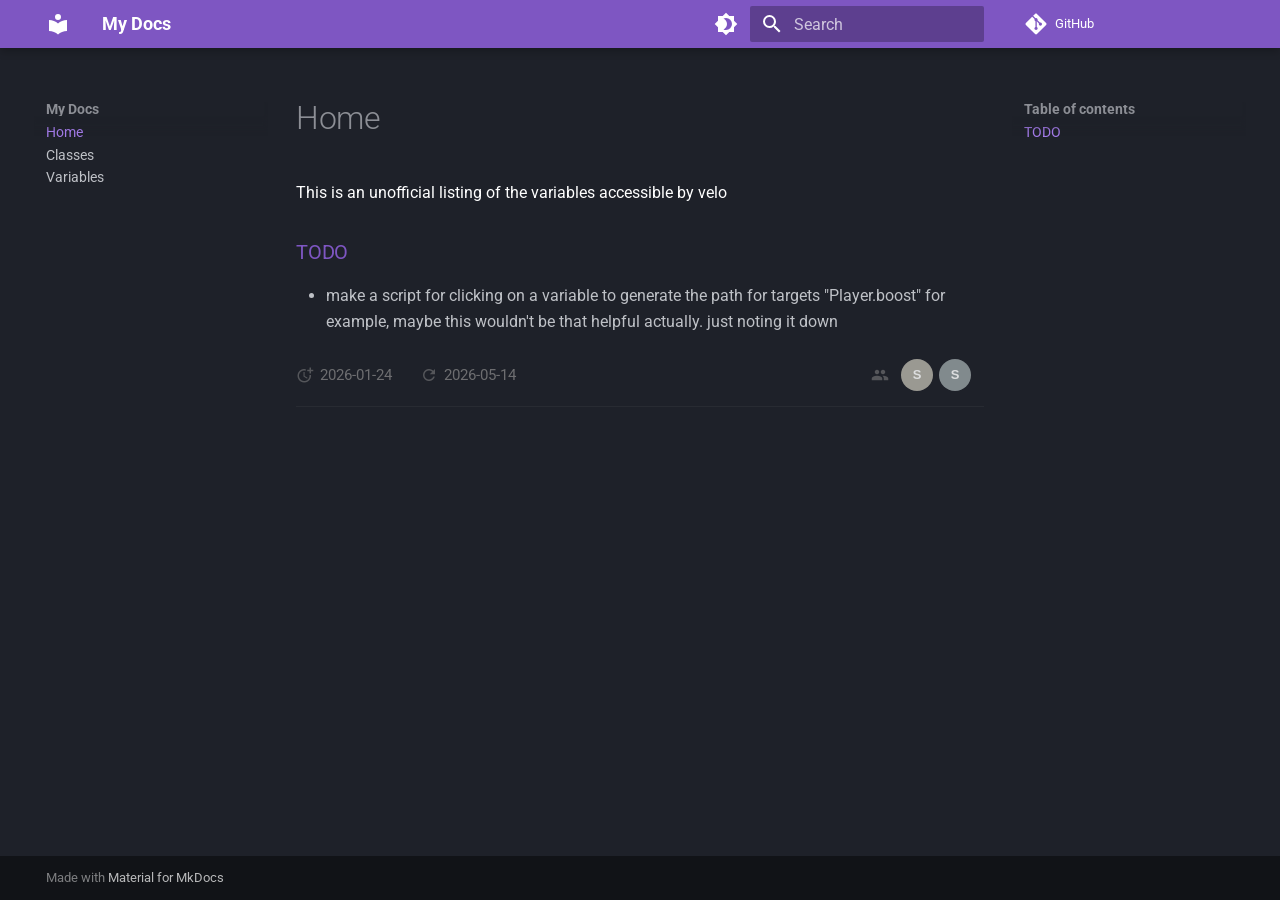
<file: docs/index.html>
<!doctype html>
<html lang="en" class="no-js">
  <head>
    
      <meta charset="utf-8">
      <meta name="viewport" content="width=device-width,initial-scale=1">
      
      
      
        <link rel="canonical" href="https://starfilledsky.github.io/Velo-Docs/">
      
      
      
        <link rel="next" href="Classes/">
      
      
        
      
      
      <link rel="icon" href="assets/images/favicon.ico">
      <meta name="generator" content="mkdocs-1.6.1, mkdocs-material-9.7.6">
    
    
      
        <title>My Docs</title>
      
    
    
      <link rel="stylesheet" href="assets/stylesheets/main.484c7ddc.min.css">
      
        
        <link rel="stylesheet" href="assets/stylesheets/palette.ab4e12ef.min.css">
      
      


    
    
      
    
    
      
        
        
        <link rel="preconnect" href="https://fonts.gstatic.com" crossorigin>
        <link rel="stylesheet" href="https://fonts.googleapis.com/css?family=Roboto:300,300i,400,400i,700,700i%7CRoboto+Mono:400,400i,700,700i&display=fallback">
        <style>:root{--md-text-font:"Roboto";--md-code-font:"Roboto Mono"}</style>
      
    
    
      <link rel="stylesheet" href="assets/stylesheets/extra.css">
    
      <link rel="stylesheet" href="assets/document_dates/fonts/material-icons.css">
    
      <link rel="stylesheet" href="assets/document_dates/tippy/backdrop.css">
    
      <link rel="stylesheet" href="assets/document_dates/tippy/light.css">
    
      <link rel="stylesheet" href="assets/document_dates/tippy/material.css">
    
      <link rel="stylesheet" href="assets/document_dates/tippy/scale.css">
    
      <link rel="stylesheet" href="assets/document_dates/tippy/shift-away.css">
    
      <link rel="stylesheet" href="assets/document_dates/tippy/tippy.css">
    
      <link rel="stylesheet" href="assets/document_dates/core/core.css">
    
      <link rel="stylesheet" href="assets/document_dates/user.config.css">
    
    <script>__md_scope=new URL(".",location),__md_hash=e=>[...e].reduce(((e,_)=>(e<<5)-e+_.charCodeAt(0)),0),__md_get=(e,_=localStorage,t=__md_scope)=>JSON.parse(_.getItem(t.pathname+"."+e)),__md_set=(e,_,t=localStorage,a=__md_scope)=>{try{t.setItem(a.pathname+"."+e,JSON.stringify(_))}catch(e){}}</script>
    
      

    
    
  </head>
  
  
    
    
      
    
    
    
    
    <body dir="ltr" data-md-color-scheme="slate" data-md-color-primary="deep-purple" data-md-color-accent="blue">
  
    
    <input class="md-toggle" data-md-toggle="drawer" type="checkbox" id="__drawer" autocomplete="off">
    <input class="md-toggle" data-md-toggle="search" type="checkbox" id="__search" autocomplete="off">
    <label class="md-overlay" for="__drawer"></label>
    <div data-md-component="skip">
      
        
        <a href="#todo" class="md-skip">
          Skip to content
        </a>
      
    </div>
    <div data-md-component="announce">
      
    </div>
    
    
      

  

<header class="md-header md-header--shadow" data-md-component="header">
  <nav class="md-header__inner md-grid" aria-label="Header">
    <a href="." title="My Docs" class="md-header__button md-logo" aria-label="My Docs" data-md-component="logo">
      
  
  <svg xmlns="http://www.w3.org/2000/svg" viewBox="0 0 24 24"><path d="M12 8a3 3 0 0 0 3-3 3 3 0 0 0-3-3 3 3 0 0 0-3 3 3 3 0 0 0 3 3m0 3.54C9.64 9.35 6.5 8 3 8v11c3.5 0 6.64 1.35 9 3.54 2.36-2.19 5.5-3.54 9-3.54V8c-3.5 0-6.64 1.35-9 3.54"/></svg>

    </a>
    <label class="md-header__button md-icon" for="__drawer">
      
      <svg xmlns="http://www.w3.org/2000/svg" viewBox="0 0 24 24"><path d="M3 6h18v2H3zm0 5h18v2H3zm0 5h18v2H3z"/></svg>
    </label>
    <div class="md-header__title" data-md-component="header-title">
      <div class="md-header__ellipsis">
        <div class="md-header__topic">
          <span class="md-ellipsis">
            My Docs
          </span>
        </div>
        <div class="md-header__topic" data-md-component="header-topic">
          <span class="md-ellipsis">
            
              Home
            
          </span>
        </div>
      </div>
    </div>
    
      
        <form class="md-header__option" data-md-component="palette">
  
    
    
    
    <input class="md-option" data-md-color-media="" data-md-color-scheme="slate" data-md-color-primary="deep-purple" data-md-color-accent="blue"  aria-label="Switch to light mode"  type="radio" name="__palette" id="__palette_0">
    
      <label class="md-header__button md-icon" title="Switch to light mode" for="__palette_1" hidden>
        <svg xmlns="http://www.w3.org/2000/svg" viewBox="0 0 24 24"><path d="M12 18c-.89 0-1.74-.2-2.5-.55C11.56 16.5 13 14.42 13 12s-1.44-4.5-3.5-5.45C10.26 6.2 11.11 6 12 6a6 6 0 0 1 6 6 6 6 0 0 1-6 6m8-9.31V4h-4.69L12 .69 8.69 4H4v4.69L.69 12 4 15.31V20h4.69L12 23.31 15.31 20H20v-4.69L23.31 12z"/></svg>
      </label>
    
  
    
    
    
    <input class="md-option" data-md-color-media="" data-md-color-scheme="light" data-md-color-primary="indigo" data-md-color-accent="indigo"  aria-label="Switch to dark mode"  type="radio" name="__palette" id="__palette_1">
    
      <label class="md-header__button md-icon" title="Switch to dark mode" for="__palette_0" hidden>
        <svg xmlns="http://www.w3.org/2000/svg" viewBox="0 0 24 24"><path d="M12 8a4 4 0 0 0-4 4 4 4 0 0 0 4 4 4 4 0 0 0 4-4 4 4 0 0 0-4-4m0 10a6 6 0 0 1-6-6 6 6 0 0 1 6-6 6 6 0 0 1 6 6 6 6 0 0 1-6 6m8-9.31V4h-4.69L12 .69 8.69 4H4v4.69L.69 12 4 15.31V20h4.69L12 23.31 15.31 20H20v-4.69L23.31 12z"/></svg>
      </label>
    
  
</form>
      
    
    
      <script>var palette=__md_get("__palette");if(palette&&palette.color){if("(prefers-color-scheme)"===palette.color.media){var media=matchMedia("(prefers-color-scheme: light)"),input=document.querySelector(media.matches?"[data-md-color-media='(prefers-color-scheme: light)']":"[data-md-color-media='(prefers-color-scheme: dark)']");palette.color.media=input.getAttribute("data-md-color-media"),palette.color.scheme=input.getAttribute("data-md-color-scheme"),palette.color.primary=input.getAttribute("data-md-color-primary"),palette.color.accent=input.getAttribute("data-md-color-accent")}for(var[key,value]of Object.entries(palette.color))document.body.setAttribute("data-md-color-"+key,value)}</script>
    
    
    
      
      
        <label class="md-header__button md-icon" for="__search">
          
          <svg xmlns="http://www.w3.org/2000/svg" viewBox="0 0 24 24"><path d="M9.5 3A6.5 6.5 0 0 1 16 9.5c0 1.61-.59 3.09-1.56 4.23l.27.27h.79l5 5-1.5 1.5-5-5v-.79l-.27-.27A6.52 6.52 0 0 1 9.5 16 6.5 6.5 0 0 1 3 9.5 6.5 6.5 0 0 1 9.5 3m0 2C7 5 5 7 5 9.5S7 14 9.5 14 14 12 14 9.5 12 5 9.5 5"/></svg>
        </label>
        <div class="md-search" data-md-component="search" role="dialog">
  <label class="md-search__overlay" for="__search"></label>
  <div class="md-search__inner" role="search">
    <form class="md-search__form" name="search">
      <input type="text" class="md-search__input" name="query" aria-label="Search" placeholder="Search" autocapitalize="off" autocorrect="off" autocomplete="off" spellcheck="false" data-md-component="search-query" required>
      <label class="md-search__icon md-icon" for="__search">
        
        <svg xmlns="http://www.w3.org/2000/svg" viewBox="0 0 24 24"><path d="M9.5 3A6.5 6.5 0 0 1 16 9.5c0 1.61-.59 3.09-1.56 4.23l.27.27h.79l5 5-1.5 1.5-5-5v-.79l-.27-.27A6.52 6.52 0 0 1 9.5 16 6.5 6.5 0 0 1 3 9.5 6.5 6.5 0 0 1 9.5 3m0 2C7 5 5 7 5 9.5S7 14 9.5 14 14 12 14 9.5 12 5 9.5 5"/></svg>
        
        <svg xmlns="http://www.w3.org/2000/svg" viewBox="0 0 24 24"><path d="M20 11v2H8l5.5 5.5-1.42 1.42L4.16 12l7.92-7.92L13.5 5.5 8 11z"/></svg>
      </label>
      <nav class="md-search__options" aria-label="Search">
        
          <a href="javascript:void(0)" class="md-search__icon md-icon" title="Share" aria-label="Share" data-clipboard data-clipboard-text="" data-md-component="search-share" tabindex="-1">
            
            <svg xmlns="http://www.w3.org/2000/svg" viewBox="0 0 24 24"><path d="M18 16.08c-.76 0-1.44.3-1.96.77L8.91 12.7c.05-.23.09-.46.09-.7s-.04-.47-.09-.7l7.05-4.11c.54.5 1.25.81 2.04.81a3 3 0 0 0 3-3 3 3 0 0 0-3-3 3 3 0 0 0-3 3c0 .24.04.47.09.7L8.04 9.81C7.5 9.31 6.79 9 6 9a3 3 0 0 0-3 3 3 3 0 0 0 3 3c.79 0 1.5-.31 2.04-.81l7.12 4.15c-.05.21-.08.43-.08.66 0 1.61 1.31 2.91 2.92 2.91s2.92-1.3 2.92-2.91A2.92 2.92 0 0 0 18 16.08"/></svg>
          </a>
        
        <button type="reset" class="md-search__icon md-icon" title="Clear" aria-label="Clear" tabindex="-1">
          
          <svg xmlns="http://www.w3.org/2000/svg" viewBox="0 0 24 24"><path d="M19 6.41 17.59 5 12 10.59 6.41 5 5 6.41 10.59 12 5 17.59 6.41 19 12 13.41 17.59 19 19 17.59 13.41 12z"/></svg>
        </button>
      </nav>
      
        <div class="md-search__suggest" data-md-component="search-suggest"></div>
      
    </form>
    <div class="md-search__output">
      <div class="md-search__scrollwrap" tabindex="0" data-md-scrollfix>
        <div class="md-search-result" data-md-component="search-result">
          <div class="md-search-result__meta">
            Initializing search
          </div>
          <ol class="md-search-result__list" role="presentation"></ol>
        </div>
      </div>
    </div>
  </div>
</div>
      
    
    
      <div class="md-header__source">
        <a href="https://github.com/StarFilledSky/Velo-Docs" title="Go to repository" class="md-source" data-md-component="source">
  <div class="md-source__icon md-icon">
    
    <svg xmlns="http://www.w3.org/2000/svg" viewBox="0 0 448 512"><!--! Font Awesome Free 7.1.0 by @fontawesome - https://fontawesome.com License - https://fontawesome.com/license/free (Icons: CC BY 4.0, Fonts: SIL OFL 1.1, Code: MIT License) Copyright 2025 Fonticons, Inc.--><path d="M439.6 236.1 244 40.5c-5.4-5.5-12.8-8.5-20.4-8.5s-15 3-20.4 8.4L162.5 81l51.5 51.5c27.1-9.1 52.7 16.8 43.4 43.7l49.7 49.7c34.2-11.8 61.2 31 35.5 56.7-26.5 26.5-70.2-2.9-56-37.3L240.3 199v121.9c25.3 12.5 22.3 41.8 9.1 55-6.4 6.4-15.2 10.1-24.3 10.1s-17.8-3.6-24.3-10.1c-17.6-17.6-11.1-46.9 11.2-56v-123c-20.8-8.5-24.6-30.7-18.6-45L142.6 101 8.5 235.1C3 240.6 0 247.9 0 255.5s3 15 8.5 20.4l195.6 195.7c5.4 5.4 12.7 8.4 20.4 8.4s15-3 20.4-8.4l194.7-194.7c5.4-5.4 8.4-12.8 8.4-20.4s-3-15-8.4-20.4"/></svg>
  </div>
  <div class="md-source__repository">
    GitHub
  </div>
</a>
      </div>
    
  </nav>
  
</header>
    
    <div class="md-container" data-md-component="container">
      
      
        
          
        
      
      <main class="md-main" data-md-component="main">
        <div class="md-main__inner md-grid">
          
            
              
              <div class="md-sidebar md-sidebar--primary" data-md-component="sidebar" data-md-type="navigation" >
                <div class="md-sidebar__scrollwrap">
                  <div class="md-sidebar__inner">
                    



<nav class="md-nav md-nav--primary" aria-label="Navigation" data-md-level="0">
  <label class="md-nav__title" for="__drawer">
    <a href="." title="My Docs" class="md-nav__button md-logo" aria-label="My Docs" data-md-component="logo">
      
  
  <svg xmlns="http://www.w3.org/2000/svg" viewBox="0 0 24 24"><path d="M12 8a3 3 0 0 0 3-3 3 3 0 0 0-3-3 3 3 0 0 0-3 3 3 3 0 0 0 3 3m0 3.54C9.64 9.35 6.5 8 3 8v11c3.5 0 6.64 1.35 9 3.54 2.36-2.19 5.5-3.54 9-3.54V8c-3.5 0-6.64 1.35-9 3.54"/></svg>

    </a>
    My Docs
  </label>
  
    <div class="md-nav__source">
      <a href="https://github.com/StarFilledSky/Velo-Docs" title="Go to repository" class="md-source" data-md-component="source">
  <div class="md-source__icon md-icon">
    
    <svg xmlns="http://www.w3.org/2000/svg" viewBox="0 0 448 512"><!--! Font Awesome Free 7.1.0 by @fontawesome - https://fontawesome.com License - https://fontawesome.com/license/free (Icons: CC BY 4.0, Fonts: SIL OFL 1.1, Code: MIT License) Copyright 2025 Fonticons, Inc.--><path d="M439.6 236.1 244 40.5c-5.4-5.5-12.8-8.5-20.4-8.5s-15 3-20.4 8.4L162.5 81l51.5 51.5c27.1-9.1 52.7 16.8 43.4 43.7l49.7 49.7c34.2-11.8 61.2 31 35.5 56.7-26.5 26.5-70.2-2.9-56-37.3L240.3 199v121.9c25.3 12.5 22.3 41.8 9.1 55-6.4 6.4-15.2 10.1-24.3 10.1s-17.8-3.6-24.3-10.1c-17.6-17.6-11.1-46.9 11.2-56v-123c-20.8-8.5-24.6-30.7-18.6-45L142.6 101 8.5 235.1C3 240.6 0 247.9 0 255.5s3 15 8.5 20.4l195.6 195.7c5.4 5.4 12.7 8.4 20.4 8.4s15-3 20.4-8.4l194.7-194.7c5.4-5.4 8.4-12.8 8.4-20.4s-3-15-8.4-20.4"/></svg>
  </div>
  <div class="md-source__repository">
    GitHub
  </div>
</a>
    </div>
  
  <ul class="md-nav__list" data-md-scrollfix>
    
      
      
  
  
    
  
  
  
    <li class="md-nav__item md-nav__item--active">
      
      <input class="md-nav__toggle md-toggle" type="checkbox" id="__toc">
      
      
      
        <label class="md-nav__link md-nav__link--active" for="__toc">
          
  
  
  <span class="md-ellipsis">
    
  
    Home
  

    
  </span>
  
  

          <span class="md-nav__icon md-icon"></span>
        </label>
      
      <a href="." class="md-nav__link md-nav__link--active">
        
  
  
  <span class="md-ellipsis">
    
  
    Home
  

    
  </span>
  
  

      </a>
      
        

<nav class="md-nav md-nav--secondary" aria-label="Table of contents">
  
  
  
  
    <label class="md-nav__title" for="__toc">
      <span class="md-nav__icon md-icon"></span>
      Table of contents
    </label>
    <ul class="md-nav__list" data-md-component="toc" data-md-scrollfix>
      
        <li class="md-nav__item">
  <a href="#todo" class="md-nav__link">
    <span class="md-ellipsis">
      
        TODO
      
    </span>
  </a>
  
</li>
      
    </ul>
  
</nav>
      
    </li>
  

    
      
      
  
  
  
  
    <li class="md-nav__item">
      <a href="Classes/" class="md-nav__link">
        
  
  
  <span class="md-ellipsis">
    
  
    Classes
  

    
  </span>
  
  

      </a>
    </li>
  

    
      
      
  
  
  
  
    <li class="md-nav__item">
      <a href="Variables/" class="md-nav__link">
        
  
  
  <span class="md-ellipsis">
    
  
    Variables
  

    
  </span>
  
  

      </a>
    </li>
  

    
  </ul>
</nav>
                  </div>
                </div>
              </div>
            
            
              
              <div class="md-sidebar md-sidebar--secondary" data-md-component="sidebar" data-md-type="toc" >
                <div class="md-sidebar__scrollwrap">
                  <div class="md-sidebar__inner">
                    

<nav class="md-nav md-nav--secondary" aria-label="Table of contents">
  
  
  
  
    <label class="md-nav__title" for="__toc">
      <span class="md-nav__icon md-icon"></span>
      Table of contents
    </label>
    <ul class="md-nav__list" data-md-component="toc" data-md-scrollfix>
      
        <li class="md-nav__item">
  <a href="#todo" class="md-nav__link">
    <span class="md-ellipsis">
      
        TODO
      
    </span>
  </a>
  
</li>
      
    </ul>
  
</nav>
                  </div>
                </div>
              </div>
            
          
          
            <div class="md-content" data-md-component="content">
              
              <article class="md-content__inner md-typeset">
                
                  


  
  


  <h1>Home</h1>

<p>This is an unofficial listing of the variables accessible by velo</p>
<h3 id="todo">TODO<a class="headerlink" href="#todo" title="Permanent link">✿</a></h3>
<ul>
<li>make a script for clicking on a variable to generate the path for targets "Player.boost" for example, maybe this wouldn't be that helpful actually. just noting it down</li>
</ul>
<div class='document-dates-plugin-wrapper document-dates-bottom'><div class='document-dates-plugin' locale=''><div class='dd-left'><span class='dd-item' data-tippy-content data-tippy-raw='2026-01-24'><span class='material-icons' data-icon='doc_created'></span><time datetime='2026-01-24T05:46:14-05:00'>2026-01-24</time></span><span class='dd-item' data-tippy-content data-tippy-raw='2026-05-14'><span class='material-icons' data-icon='doc_updated'></span><time datetime='2026-05-14T01:48:38-04:00'>2026-05-14</time></span></div><div class='dd-right'><span class='material-icons' data-icon='doc_authors'></span><div class='author-group'><div class='avatar-wrapper' data-name='sky!!' data-tippy-content data-tippy-raw='<a href="mailto:jbofl15@gmail.com">sky!!</a>'><span class='avatar-text'></span><img class='avatar' data-src='' data-email='jbofl15@gmail.com' /></div><div class='avatar-wrapper' data-name='sky' data-tippy-content data-tippy-raw='<a href="mailto:jbofl15@gmail.com">sky</a>'><span class='avatar-text'></span><img class='avatar' data-src='' data-email='jbofl15@gmail.com' /></div></div></div></div></div>







  
  






                
              </article>
            </div>
          
          
<script>var target=document.getElementById(location.hash.slice(1));target&&target.name&&(target.checked=target.name.startsWith("__tabbed_"))</script>
        </div>
        
      </main>
      
        <footer class="md-footer">
  
  <div class="md-footer-meta md-typeset">
    <div class="md-footer-meta__inner md-grid">
      <div class="md-copyright">
  
  
    Made with
    <a href="https://squidfunk.github.io/mkdocs-material/" target="_blank" rel="noopener">
      Material for MkDocs
    </a>
  
</div>
      
    </div>
  </div>
</footer>
      
    </div>
    <div class="md-dialog" data-md-component="dialog">
      <div class="md-dialog__inner md-typeset"></div>
    </div>
    
    
    
      
      
      <script id="__config" type="application/json">{"annotate": null, "base": ".", "features": ["search.highlight", "search.suggest", "search.share", "toc.follow"], "search": "assets/javascripts/workers/search.2c215733.min.js", "tags": null, "translations": {"clipboard.copied": "Copied to clipboard", "clipboard.copy": "Copy to clipboard", "search.result.more.one": "1 more on this page", "search.result.more.other": "# more on this page", "search.result.none": "No matching documents", "search.result.one": "1 matching document", "search.result.other": "# matching documents", "search.result.placeholder": "Type to start searching", "search.result.term.missing": "Missing", "select.version": "Select version"}, "version": null}</script>
    
    
      <script src="assets/javascripts/bundle.79ae519e.min.js"></script>
      
        <script src="assets/document_dates/tippy/popper.min.js"></script>
      
        <script src="assets/document_dates/tippy/tippy.umd.min.js"></script>
      
        <script src="assets/document_dates/core/md5.min.js"></script>
      
        <script src="assets/document_dates/core/default.config.js"></script>
      
        <script src="assets/document_dates/user.config.js"></script>
      
        <script src="assets/document_dates/core/utils.js"></script>
      
        <script src="assets/document_dates/core/core.js"></script>
      
    
  </body>
</html>
</file>
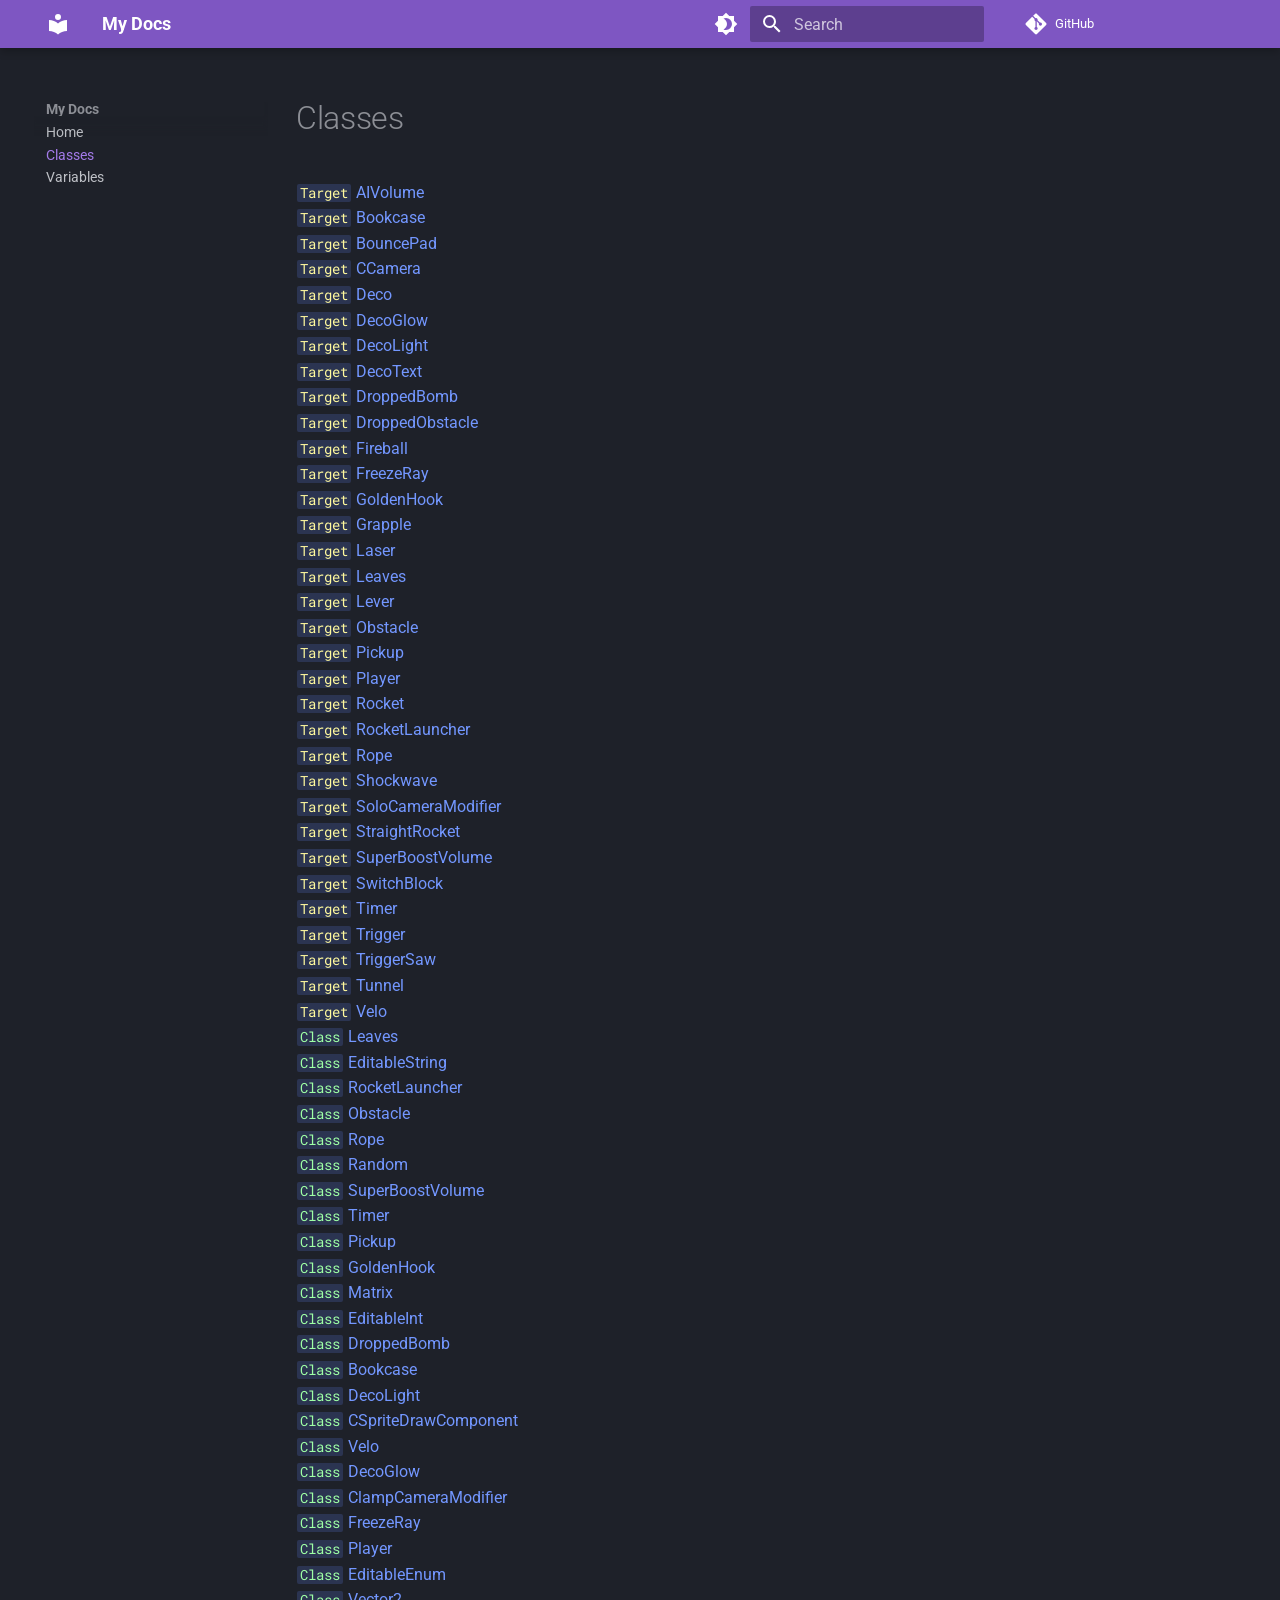
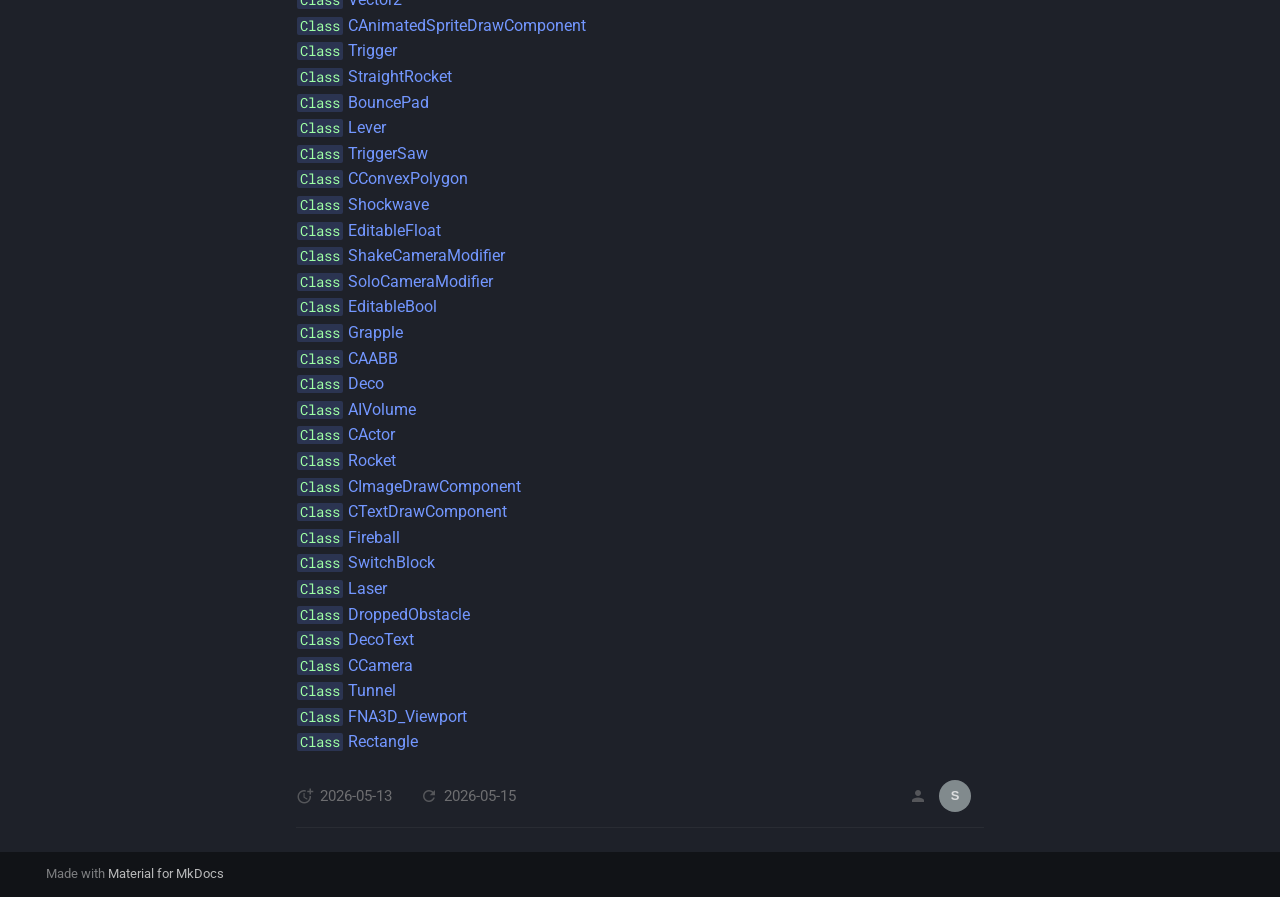
<file: docs/Classes/index.html>
<!doctype html>
<html lang="en" class="no-js">
  <head>
    
      <meta charset="utf-8">
      <meta name="viewport" content="width=device-width,initial-scale=1">
      
      
      
        <link rel="canonical" href="https://starfilledsky.github.io/Velo-Docs/Classes/">
      
      
        <link rel="prev" href="..">
      
      
        <link rel="next" href="../Variables/">
      
      
        
      
      
      <link rel="icon" href="../assets/images/favicon.ico">
      <meta name="generator" content="mkdocs-1.6.1, mkdocs-material-9.7.6">
    
    
      
        <title>Classes - My Docs</title>
      
    
    
      <link rel="stylesheet" href="../assets/stylesheets/main.484c7ddc.min.css">
      
        
        <link rel="stylesheet" href="../assets/stylesheets/palette.ab4e12ef.min.css">
      
      


    
    
      
    
    
      
        
        
        <link rel="preconnect" href="https://fonts.gstatic.com" crossorigin>
        <link rel="stylesheet" href="https://fonts.googleapis.com/css?family=Roboto:300,300i,400,400i,700,700i%7CRoboto+Mono:400,400i,700,700i&display=fallback">
        <style>:root{--md-text-font:"Roboto";--md-code-font:"Roboto Mono"}</style>
      
    
    
      <link rel="stylesheet" href="../assets/stylesheets/extra.css">
    
      <link rel="stylesheet" href="../assets/document_dates/fonts/material-icons.css">
    
      <link rel="stylesheet" href="../assets/document_dates/tippy/backdrop.css">
    
      <link rel="stylesheet" href="../assets/document_dates/tippy/light.css">
    
      <link rel="stylesheet" href="../assets/document_dates/tippy/material.css">
    
      <link rel="stylesheet" href="../assets/document_dates/tippy/scale.css">
    
      <link rel="stylesheet" href="../assets/document_dates/tippy/shift-away.css">
    
      <link rel="stylesheet" href="../assets/document_dates/tippy/tippy.css">
    
      <link rel="stylesheet" href="../assets/document_dates/core/core.css">
    
      <link rel="stylesheet" href="../assets/document_dates/user.config.css">
    
    <script>__md_scope=new URL("..",location),__md_hash=e=>[...e].reduce(((e,_)=>(e<<5)-e+_.charCodeAt(0)),0),__md_get=(e,_=localStorage,t=__md_scope)=>JSON.parse(_.getItem(t.pathname+"."+e)),__md_set=(e,_,t=localStorage,a=__md_scope)=>{try{t.setItem(a.pathname+"."+e,JSON.stringify(_))}catch(e){}}</script>
    
      

    
    
  </head>
  
  
    
    
      
    
    
    
    
    <body dir="ltr" data-md-color-scheme="slate" data-md-color-primary="deep-purple" data-md-color-accent="blue">
  
    
    <input class="md-toggle" data-md-toggle="drawer" type="checkbox" id="__drawer" autocomplete="off">
    <input class="md-toggle" data-md-toggle="search" type="checkbox" id="__search" autocomplete="off">
    <label class="md-overlay" for="__drawer"></label>
    <div data-md-component="skip">
      
    </div>
    <div data-md-component="announce">
      
    </div>
    
    
      

  

<header class="md-header md-header--shadow" data-md-component="header">
  <nav class="md-header__inner md-grid" aria-label="Header">
    <a href=".." title="My Docs" class="md-header__button md-logo" aria-label="My Docs" data-md-component="logo">
      
  
  <svg xmlns="http://www.w3.org/2000/svg" viewBox="0 0 24 24"><path d="M12 8a3 3 0 0 0 3-3 3 3 0 0 0-3-3 3 3 0 0 0-3 3 3 3 0 0 0 3 3m0 3.54C9.64 9.35 6.5 8 3 8v11c3.5 0 6.64 1.35 9 3.54 2.36-2.19 5.5-3.54 9-3.54V8c-3.5 0-6.64 1.35-9 3.54"/></svg>

    </a>
    <label class="md-header__button md-icon" for="__drawer">
      
      <svg xmlns="http://www.w3.org/2000/svg" viewBox="0 0 24 24"><path d="M3 6h18v2H3zm0 5h18v2H3zm0 5h18v2H3z"/></svg>
    </label>
    <div class="md-header__title" data-md-component="header-title">
      <div class="md-header__ellipsis">
        <div class="md-header__topic">
          <span class="md-ellipsis">
            My Docs
          </span>
        </div>
        <div class="md-header__topic" data-md-component="header-topic">
          <span class="md-ellipsis">
            
              Classes
            
          </span>
        </div>
      </div>
    </div>
    
      
        <form class="md-header__option" data-md-component="palette">
  
    
    
    
    <input class="md-option" data-md-color-media="" data-md-color-scheme="slate" data-md-color-primary="deep-purple" data-md-color-accent="blue"  aria-label="Switch to light mode"  type="radio" name="__palette" id="__palette_0">
    
      <label class="md-header__button md-icon" title="Switch to light mode" for="__palette_1" hidden>
        <svg xmlns="http://www.w3.org/2000/svg" viewBox="0 0 24 24"><path d="M12 18c-.89 0-1.74-.2-2.5-.55C11.56 16.5 13 14.42 13 12s-1.44-4.5-3.5-5.45C10.26 6.2 11.11 6 12 6a6 6 0 0 1 6 6 6 6 0 0 1-6 6m8-9.31V4h-4.69L12 .69 8.69 4H4v4.69L.69 12 4 15.31V20h4.69L12 23.31 15.31 20H20v-4.69L23.31 12z"/></svg>
      </label>
    
  
    
    
    
    <input class="md-option" data-md-color-media="" data-md-color-scheme="light" data-md-color-primary="indigo" data-md-color-accent="indigo"  aria-label="Switch to dark mode"  type="radio" name="__palette" id="__palette_1">
    
      <label class="md-header__button md-icon" title="Switch to dark mode" for="__palette_0" hidden>
        <svg xmlns="http://www.w3.org/2000/svg" viewBox="0 0 24 24"><path d="M12 8a4 4 0 0 0-4 4 4 4 0 0 0 4 4 4 4 0 0 0 4-4 4 4 0 0 0-4-4m0 10a6 6 0 0 1-6-6 6 6 0 0 1 6-6 6 6 0 0 1 6 6 6 6 0 0 1-6 6m8-9.31V4h-4.69L12 .69 8.69 4H4v4.69L.69 12 4 15.31V20h4.69L12 23.31 15.31 20H20v-4.69L23.31 12z"/></svg>
      </label>
    
  
</form>
      
    
    
      <script>var palette=__md_get("__palette");if(palette&&palette.color){if("(prefers-color-scheme)"===palette.color.media){var media=matchMedia("(prefers-color-scheme: light)"),input=document.querySelector(media.matches?"[data-md-color-media='(prefers-color-scheme: light)']":"[data-md-color-media='(prefers-color-scheme: dark)']");palette.color.media=input.getAttribute("data-md-color-media"),palette.color.scheme=input.getAttribute("data-md-color-scheme"),palette.color.primary=input.getAttribute("data-md-color-primary"),palette.color.accent=input.getAttribute("data-md-color-accent")}for(var[key,value]of Object.entries(palette.color))document.body.setAttribute("data-md-color-"+key,value)}</script>
    
    
    
      
      
        <label class="md-header__button md-icon" for="__search">
          
          <svg xmlns="http://www.w3.org/2000/svg" viewBox="0 0 24 24"><path d="M9.5 3A6.5 6.5 0 0 1 16 9.5c0 1.61-.59 3.09-1.56 4.23l.27.27h.79l5 5-1.5 1.5-5-5v-.79l-.27-.27A6.52 6.52 0 0 1 9.5 16 6.5 6.5 0 0 1 3 9.5 6.5 6.5 0 0 1 9.5 3m0 2C7 5 5 7 5 9.5S7 14 9.5 14 14 12 14 9.5 12 5 9.5 5"/></svg>
        </label>
        <div class="md-search" data-md-component="search" role="dialog">
  <label class="md-search__overlay" for="__search"></label>
  <div class="md-search__inner" role="search">
    <form class="md-search__form" name="search">
      <input type="text" class="md-search__input" name="query" aria-label="Search" placeholder="Search" autocapitalize="off" autocorrect="off" autocomplete="off" spellcheck="false" data-md-component="search-query" required>
      <label class="md-search__icon md-icon" for="__search">
        
        <svg xmlns="http://www.w3.org/2000/svg" viewBox="0 0 24 24"><path d="M9.5 3A6.5 6.5 0 0 1 16 9.5c0 1.61-.59 3.09-1.56 4.23l.27.27h.79l5 5-1.5 1.5-5-5v-.79l-.27-.27A6.52 6.52 0 0 1 9.5 16 6.5 6.5 0 0 1 3 9.5 6.5 6.5 0 0 1 9.5 3m0 2C7 5 5 7 5 9.5S7 14 9.5 14 14 12 14 9.5 12 5 9.5 5"/></svg>
        
        <svg xmlns="http://www.w3.org/2000/svg" viewBox="0 0 24 24"><path d="M20 11v2H8l5.5 5.5-1.42 1.42L4.16 12l7.92-7.92L13.5 5.5 8 11z"/></svg>
      </label>
      <nav class="md-search__options" aria-label="Search">
        
          <a href="javascript:void(0)" class="md-search__icon md-icon" title="Share" aria-label="Share" data-clipboard data-clipboard-text="" data-md-component="search-share" tabindex="-1">
            
            <svg xmlns="http://www.w3.org/2000/svg" viewBox="0 0 24 24"><path d="M18 16.08c-.76 0-1.44.3-1.96.77L8.91 12.7c.05-.23.09-.46.09-.7s-.04-.47-.09-.7l7.05-4.11c.54.5 1.25.81 2.04.81a3 3 0 0 0 3-3 3 3 0 0 0-3-3 3 3 0 0 0-3 3c0 .24.04.47.09.7L8.04 9.81C7.5 9.31 6.79 9 6 9a3 3 0 0 0-3 3 3 3 0 0 0 3 3c.79 0 1.5-.31 2.04-.81l7.12 4.15c-.05.21-.08.43-.08.66 0 1.61 1.31 2.91 2.92 2.91s2.92-1.3 2.92-2.91A2.92 2.92 0 0 0 18 16.08"/></svg>
          </a>
        
        <button type="reset" class="md-search__icon md-icon" title="Clear" aria-label="Clear" tabindex="-1">
          
          <svg xmlns="http://www.w3.org/2000/svg" viewBox="0 0 24 24"><path d="M19 6.41 17.59 5 12 10.59 6.41 5 5 6.41 10.59 12 5 17.59 6.41 19 12 13.41 17.59 19 19 17.59 13.41 12z"/></svg>
        </button>
      </nav>
      
        <div class="md-search__suggest" data-md-component="search-suggest"></div>
      
    </form>
    <div class="md-search__output">
      <div class="md-search__scrollwrap" tabindex="0" data-md-scrollfix>
        <div class="md-search-result" data-md-component="search-result">
          <div class="md-search-result__meta">
            Initializing search
          </div>
          <ol class="md-search-result__list" role="presentation"></ol>
        </div>
      </div>
    </div>
  </div>
</div>
      
    
    
      <div class="md-header__source">
        <a href="https://github.com/StarFilledSky/Velo-Docs" title="Go to repository" class="md-source" data-md-component="source">
  <div class="md-source__icon md-icon">
    
    <svg xmlns="http://www.w3.org/2000/svg" viewBox="0 0 448 512"><!--! Font Awesome Free 7.1.0 by @fontawesome - https://fontawesome.com License - https://fontawesome.com/license/free (Icons: CC BY 4.0, Fonts: SIL OFL 1.1, Code: MIT License) Copyright 2025 Fonticons, Inc.--><path d="M439.6 236.1 244 40.5c-5.4-5.5-12.8-8.5-20.4-8.5s-15 3-20.4 8.4L162.5 81l51.5 51.5c27.1-9.1 52.7 16.8 43.4 43.7l49.7 49.7c34.2-11.8 61.2 31 35.5 56.7-26.5 26.5-70.2-2.9-56-37.3L240.3 199v121.9c25.3 12.5 22.3 41.8 9.1 55-6.4 6.4-15.2 10.1-24.3 10.1s-17.8-3.6-24.3-10.1c-17.6-17.6-11.1-46.9 11.2-56v-123c-20.8-8.5-24.6-30.7-18.6-45L142.6 101 8.5 235.1C3 240.6 0 247.9 0 255.5s3 15 8.5 20.4l195.6 195.7c5.4 5.4 12.7 8.4 20.4 8.4s15-3 20.4-8.4l194.7-194.7c5.4-5.4 8.4-12.8 8.4-20.4s-3-15-8.4-20.4"/></svg>
  </div>
  <div class="md-source__repository">
    GitHub
  </div>
</a>
      </div>
    
  </nav>
  
</header>
    
    <div class="md-container" data-md-component="container">
      
      
        
          
        
      
      <main class="md-main" data-md-component="main">
        <div class="md-main__inner md-grid">
          
            
              
              <div class="md-sidebar md-sidebar--primary" data-md-component="sidebar" data-md-type="navigation" >
                <div class="md-sidebar__scrollwrap">
                  <div class="md-sidebar__inner">
                    



<nav class="md-nav md-nav--primary" aria-label="Navigation" data-md-level="0">
  <label class="md-nav__title" for="__drawer">
    <a href=".." title="My Docs" class="md-nav__button md-logo" aria-label="My Docs" data-md-component="logo">
      
  
  <svg xmlns="http://www.w3.org/2000/svg" viewBox="0 0 24 24"><path d="M12 8a3 3 0 0 0 3-3 3 3 0 0 0-3-3 3 3 0 0 0-3 3 3 3 0 0 0 3 3m0 3.54C9.64 9.35 6.5 8 3 8v11c3.5 0 6.64 1.35 9 3.54 2.36-2.19 5.5-3.54 9-3.54V8c-3.5 0-6.64 1.35-9 3.54"/></svg>

    </a>
    My Docs
  </label>
  
    <div class="md-nav__source">
      <a href="https://github.com/StarFilledSky/Velo-Docs" title="Go to repository" class="md-source" data-md-component="source">
  <div class="md-source__icon md-icon">
    
    <svg xmlns="http://www.w3.org/2000/svg" viewBox="0 0 448 512"><!--! Font Awesome Free 7.1.0 by @fontawesome - https://fontawesome.com License - https://fontawesome.com/license/free (Icons: CC BY 4.0, Fonts: SIL OFL 1.1, Code: MIT License) Copyright 2025 Fonticons, Inc.--><path d="M439.6 236.1 244 40.5c-5.4-5.5-12.8-8.5-20.4-8.5s-15 3-20.4 8.4L162.5 81l51.5 51.5c27.1-9.1 52.7 16.8 43.4 43.7l49.7 49.7c34.2-11.8 61.2 31 35.5 56.7-26.5 26.5-70.2-2.9-56-37.3L240.3 199v121.9c25.3 12.5 22.3 41.8 9.1 55-6.4 6.4-15.2 10.1-24.3 10.1s-17.8-3.6-24.3-10.1c-17.6-17.6-11.1-46.9 11.2-56v-123c-20.8-8.5-24.6-30.7-18.6-45L142.6 101 8.5 235.1C3 240.6 0 247.9 0 255.5s3 15 8.5 20.4l195.6 195.7c5.4 5.4 12.7 8.4 20.4 8.4s15-3 20.4-8.4l194.7-194.7c5.4-5.4 8.4-12.8 8.4-20.4s-3-15-8.4-20.4"/></svg>
  </div>
  <div class="md-source__repository">
    GitHub
  </div>
</a>
    </div>
  
  <ul class="md-nav__list" data-md-scrollfix>
    
      
      
  
  
  
  
    <li class="md-nav__item">
      <a href=".." class="md-nav__link">
        
  
  
  <span class="md-ellipsis">
    
  
    Home
  

    
  </span>
  
  

      </a>
    </li>
  

    
      
      
  
  
    
  
  
  
    <li class="md-nav__item md-nav__item--active">
      
      <input class="md-nav__toggle md-toggle" type="checkbox" id="__toc">
      
      
      
      <a href="./" class="md-nav__link md-nav__link--active">
        
  
  
  <span class="md-ellipsis">
    
  
    Classes
  

    
  </span>
  
  

      </a>
      
    </li>
  

    
      
      
  
  
  
  
    <li class="md-nav__item">
      <a href="../Variables/" class="md-nav__link">
        
  
  
  <span class="md-ellipsis">
    
  
    Variables
  

    
  </span>
  
  

      </a>
    </li>
  

    
  </ul>
</nav>
                  </div>
                </div>
              </div>
            
            
              
              <div class="md-sidebar md-sidebar--secondary" data-md-component="sidebar" data-md-type="toc" >
                <div class="md-sidebar__scrollwrap">
                  <div class="md-sidebar__inner">
                    

<nav class="md-nav md-nav--secondary" aria-label="Table of contents">
  
  
  
  
</nav>
                  </div>
                </div>
              </div>
            
          
          
            <div class="md-content" data-md-component="content">
              
              <article class="md-content__inner md-typeset">
                
                  


  
  


  <h1>Classes</h1>

<p class="velo-category velo-target"><code>Target</code>
 <a class="autorefs autorefs-internal" href="../Variables/#target-aivolume">AIVolume</a><br /></p>
<p class="velo-category velo-target"><code>Target</code>
 <a class="autorefs autorefs-internal" href="../Variables/#target-bookcase">Bookcase</a><br /></p>
<p class="velo-category velo-target"><code>Target</code>
 <a class="autorefs autorefs-internal" href="../Variables/#target-bouncepad">BouncePad</a><br /></p>
<p class="velo-category velo-target"><code>Target</code>
 <a class="autorefs autorefs-internal" href="../Variables/#target-ccamera">CCamera</a><br /></p>
<p class="velo-category velo-target"><code>Target</code>
 <a class="autorefs autorefs-internal" href="../Variables/#target-deco">Deco</a><br /></p>
<p class="velo-category velo-target"><code>Target</code>
 <a class="autorefs autorefs-internal" href="../Variables/#target-decoglow">DecoGlow</a><br /></p>
<p class="velo-category velo-target"><code>Target</code>
 <a class="autorefs autorefs-internal" href="../Variables/#target-decolight">DecoLight</a><br /></p>
<p class="velo-category velo-target"><code>Target</code>
 <a class="autorefs autorefs-internal" href="../Variables/#target-decotext">DecoText</a><br /></p>
<p class="velo-category velo-target"><code>Target</code>
 <a class="autorefs autorefs-internal" href="../Variables/#target-droppedbomb">DroppedBomb</a><br /></p>
<p class="velo-category velo-target"><code>Target</code>
 <a class="autorefs autorefs-internal" href="../Variables/#target-droppedobstacle">DroppedObstacle</a><br /></p>
<p class="velo-category velo-target"><code>Target</code>
 <a class="autorefs autorefs-internal" href="../Variables/#target-fireball">Fireball</a><br /></p>
<p class="velo-category velo-target"><code>Target</code>
 <a class="autorefs autorefs-internal" href="../Variables/#target-freezeray">FreezeRay</a><br /></p>
<p class="velo-category velo-target"><code>Target</code>
 <a class="autorefs autorefs-internal" href="../Variables/#target-goldenhook">GoldenHook</a><br /></p>
<p class="velo-category velo-target"><code>Target</code>
 <a class="autorefs autorefs-internal" href="../Variables/#target-grapple">Grapple</a><br /></p>
<p class="velo-category velo-target"><code>Target</code>
 <a class="autorefs autorefs-internal" href="../Variables/#target-laser">Laser</a><br /></p>
<p class="velo-category velo-target"><code>Target</code>
 <a class="autorefs autorefs-internal" href="../Variables/#target-leaves">Leaves</a><br /></p>
<p class="velo-category velo-target"><code>Target</code>
 <a class="autorefs autorefs-internal" href="../Variables/#target-lever">Lever</a><br /></p>
<p class="velo-category velo-target"><code>Target</code>
 <a class="autorefs autorefs-internal" href="../Variables/#target-obstacle">Obstacle</a><br /></p>
<p class="velo-category velo-target"><code>Target</code>
 <a class="autorefs autorefs-internal" href="../Variables/#target-pickup">Pickup</a><br /></p>
<p class="velo-category velo-target"><code>Target</code>
 <a class="autorefs autorefs-internal" href="../Variables/#target-player">Player</a><br /></p>
<p class="velo-category velo-target"><code>Target</code>
 <a class="autorefs autorefs-internal" href="../Variables/#target-rocket">Rocket</a><br /></p>
<p class="velo-category velo-target"><code>Target</code>
 <a class="autorefs autorefs-internal" href="../Variables/#target-rocketlauncher">RocketLauncher</a><br /></p>
<p class="velo-category velo-target"><code>Target</code>
 <a class="autorefs autorefs-internal" href="../Variables/#target-rope">Rope</a><br /></p>
<p class="velo-category velo-target"><code>Target</code>
 <a class="autorefs autorefs-internal" href="../Variables/#target-shockwave">Shockwave</a><br /></p>
<p class="velo-category velo-target"><code>Target</code>
 <a class="autorefs autorefs-internal" href="../Variables/#target-solocameramodifier">SoloCameraModifier</a><br /></p>
<p class="velo-category velo-target"><code>Target</code>
 <a class="autorefs autorefs-internal" href="../Variables/#target-straightrocket">StraightRocket</a><br /></p>
<p class="velo-category velo-target"><code>Target</code>
 <a class="autorefs autorefs-internal" href="../Variables/#target-superboostvolume">SuperBoostVolume</a><br /></p>
<p class="velo-category velo-target"><code>Target</code>
 <a class="autorefs autorefs-internal" href="../Variables/#target-switchblock">SwitchBlock</a><br /></p>
<p class="velo-category velo-target"><code>Target</code>
 <a class="autorefs autorefs-internal" href="../Variables/#target-timer">Timer</a><br /></p>
<p class="velo-category velo-target"><code>Target</code>
 <a class="autorefs autorefs-internal" href="../Variables/#target-trigger">Trigger</a><br /></p>
<p class="velo-category velo-target"><code>Target</code>
 <a class="autorefs autorefs-internal" href="../Variables/#target-triggersaw">TriggerSaw</a><br /></p>
<p class="velo-category velo-target"><code>Target</code>
 <a class="autorefs autorefs-internal" href="../Variables/#target-tunnel">Tunnel</a><br /></p>
<p class="velo-category velo-target"><code>Target</code>
 <a class="autorefs autorefs-internal" href="../Variables/#target-velo">Velo</a><br /></p>
<p class="velo-category velo-class"><code>Class</code>
 <a class="autorefs autorefs-internal" href="../Variables/#class-leaves">Leaves</a><br /></p>
<p class="velo-category velo-class"><code>Class</code>
 <a class="autorefs autorefs-internal" href="../Variables/#class-editablestring">EditableString</a><br /></p>
<p class="velo-category velo-class"><code>Class</code>
 <a class="autorefs autorefs-internal" href="../Variables/#class-rocketlauncher">RocketLauncher</a><br /></p>
<p class="velo-category velo-class"><code>Class</code>
 <a class="autorefs autorefs-internal" href="../Variables/#class-obstacle">Obstacle</a><br /></p>
<p class="velo-category velo-class"><code>Class</code>
 <a class="autorefs autorefs-internal" href="../Variables/#class-rope">Rope</a><br /></p>
<p class="velo-category velo-class"><code>Class</code>
 <a class="autorefs autorefs-internal" href="../Variables/#class-random">Random</a><br /></p>
<p class="velo-category velo-class"><code>Class</code>
 <a class="autorefs autorefs-internal" href="../Variables/#class-superboostvolume">SuperBoostVolume</a><br /></p>
<p class="velo-category velo-class"><code>Class</code>
 <a class="autorefs autorefs-internal" href="../Variables/#class-timer">Timer</a><br /></p>
<p class="velo-category velo-class"><code>Class</code>
 <a class="autorefs autorefs-internal" href="../Variables/#class-pickup">Pickup</a><br /></p>
<p class="velo-category velo-class"><code>Class</code>
 <a class="autorefs autorefs-internal" href="../Variables/#class-goldenhook">GoldenHook</a><br /></p>
<p class="velo-category velo-class"><code>Class</code>
 <a class="autorefs autorefs-internal" href="../Variables/#class-matrix">Matrix</a><br /></p>
<p class="velo-category velo-class"><code>Class</code>
 <a class="autorefs autorefs-internal" href="../Variables/#class-editableint">EditableInt</a><br /></p>
<p class="velo-category velo-class"><code>Class</code>
 <a class="autorefs autorefs-internal" href="../Variables/#class-droppedbomb">DroppedBomb</a><br /></p>
<p class="velo-category velo-class"><code>Class</code>
 <a class="autorefs autorefs-internal" href="../Variables/#class-bookcase">Bookcase</a><br /></p>
<p class="velo-category velo-class"><code>Class</code>
 <a class="autorefs autorefs-internal" href="../Variables/#class-decolight">DecoLight</a><br /></p>
<p class="velo-category velo-class"><code>Class</code>
 <a class="autorefs autorefs-internal" href="../Variables/#class-cspritedrawcomponent">CSpriteDrawComponent</a><br /></p>
<p class="velo-category velo-class"><code>Class</code>
 <a class="autorefs autorefs-internal" href="../Variables/#class-velo">Velo</a><br /></p>
<p class="velo-category velo-class"><code>Class</code>
 <a class="autorefs autorefs-internal" href="../Variables/#class-decoglow">DecoGlow</a><br /></p>
<p class="velo-category velo-class"><code>Class</code>
 <a class="autorefs autorefs-internal" href="../Variables/#class-clampcameramodifier">ClampCameraModifier</a><br /></p>
<p class="velo-category velo-class"><code>Class</code>
 <a class="autorefs autorefs-internal" href="../Variables/#class-freezeray">FreezeRay</a><br /></p>
<p class="velo-category velo-class"><code>Class</code>
 <a class="autorefs autorefs-internal" href="../Variables/#class-player">Player</a><br /></p>
<p class="velo-category velo-class"><code>Class</code>
 <a class="autorefs autorefs-internal" href="../Variables/#class-editableenum">EditableEnum</a><br /></p>
<p class="velo-category velo-class"><code>Class</code>
 <a class="autorefs autorefs-internal" href="../Variables/#class-vector2">Vector2</a><br /></p>
<p class="velo-category velo-class"><code>Class</code>
 <a class="autorefs autorefs-internal" href="../Variables/#class-canimatedspritedrawcomponent">CAnimatedSpriteDrawComponent</a><br /></p>
<p class="velo-category velo-class"><code>Class</code>
 <a class="autorefs autorefs-internal" href="../Variables/#class-trigger">Trigger</a><br /></p>
<p class="velo-category velo-class"><code>Class</code>
 <a class="autorefs autorefs-internal" href="../Variables/#class-straightrocket">StraightRocket</a><br /></p>
<p class="velo-category velo-class"><code>Class</code>
 <a class="autorefs autorefs-internal" href="../Variables/#class-bouncepad">BouncePad</a><br /></p>
<p class="velo-category velo-class"><code>Class</code>
 <a class="autorefs autorefs-internal" href="../Variables/#class-lever">Lever</a><br /></p>
<p class="velo-category velo-class"><code>Class</code>
 <a class="autorefs autorefs-internal" href="../Variables/#class-triggersaw">TriggerSaw</a><br /></p>
<p class="velo-category velo-class"><code>Class</code>
 <a class="autorefs autorefs-internal" href="../Variables/#class-cconvexpolygon">CConvexPolygon</a><br /></p>
<p class="velo-category velo-class"><code>Class</code>
 <a class="autorefs autorefs-internal" href="../Variables/#class-shockwave">Shockwave</a><br /></p>
<p class="velo-category velo-class"><code>Class</code>
 <a class="autorefs autorefs-internal" href="../Variables/#class-editablefloat">EditableFloat</a><br /></p>
<p class="velo-category velo-class"><code>Class</code>
 <a class="autorefs autorefs-internal" href="../Variables/#class-shakecameramodifier">ShakeCameraModifier</a><br /></p>
<p class="velo-category velo-class"><code>Class</code>
 <a class="autorefs autorefs-internal" href="../Variables/#class-solocameramodifier">SoloCameraModifier</a><br /></p>
<p class="velo-category velo-class"><code>Class</code>
 <a class="autorefs autorefs-internal" href="../Variables/#class-editablebool">EditableBool</a><br /></p>
<p class="velo-category velo-class"><code>Class</code>
 <a class="autorefs autorefs-internal" href="../Variables/#class-grapple">Grapple</a><br /></p>
<p class="velo-category velo-class"><code>Class</code>
 <a class="autorefs autorefs-internal" href="../Variables/#class-caabb">CAABB</a><br /></p>
<p class="velo-category velo-class"><code>Class</code>
 <a class="autorefs autorefs-internal" href="../Variables/#class-deco">Deco</a><br /></p>
<p class="velo-category velo-class"><code>Class</code>
 <a class="autorefs autorefs-internal" href="../Variables/#class-aivolume">AIVolume</a><br /></p>
<p class="velo-category velo-class"><code>Class</code>
 <a class="autorefs autorefs-internal" href="../Variables/#class-cactor">CActor</a><br /></p>
<p class="velo-category velo-class"><code>Class</code>
 <a class="autorefs autorefs-internal" href="../Variables/#class-rocket">Rocket</a><br /></p>
<p class="velo-category velo-class"><code>Class</code>
 <a class="autorefs autorefs-internal" href="../Variables/#class-cimagedrawcomponent">CImageDrawComponent</a><br /></p>
<p class="velo-category velo-class"><code>Class</code>
 <a class="autorefs autorefs-internal" href="../Variables/#class-ctextdrawcomponent">CTextDrawComponent</a><br /></p>
<p class="velo-category velo-class"><code>Class</code>
 <a class="autorefs autorefs-internal" href="../Variables/#class-fireball">Fireball</a><br /></p>
<p class="velo-category velo-class"><code>Class</code>
 <a class="autorefs autorefs-internal" href="../Variables/#class-switchblock">SwitchBlock</a><br /></p>
<p class="velo-category velo-class"><code>Class</code>
 <a class="autorefs autorefs-internal" href="../Variables/#class-laser">Laser</a><br /></p>
<p class="velo-category velo-class"><code>Class</code>
 <a class="autorefs autorefs-internal" href="../Variables/#class-droppedobstacle">DroppedObstacle</a><br /></p>
<p class="velo-category velo-class"><code>Class</code>
 <a class="autorefs autorefs-internal" href="../Variables/#class-decotext">DecoText</a><br /></p>
<p class="velo-category velo-class"><code>Class</code>
 <a class="autorefs autorefs-internal" href="../Variables/#class-ccamera">CCamera</a><br /></p>
<p class="velo-category velo-class"><code>Class</code>
 <a class="autorefs autorefs-internal" href="../Variables/#class-tunnel">Tunnel</a><br /></p>
<p class="velo-category velo-class"><code>Class</code>
 <a class="autorefs autorefs-internal" href="../Variables/#class-fna3d_viewport">FNA3D_Viewport</a><br /></p>
<p class="velo-category velo-class"><code>Class</code>
 <a class="autorefs autorefs-internal" href="../Variables/#class-rectangle">Rectangle</a><br /></p>
<div class='document-dates-plugin-wrapper document-dates-bottom'><div class='document-dates-plugin' locale=''><div class='dd-left'><span class='dd-item' data-tippy-content data-tippy-raw='2026-05-13'><span class='material-icons' data-icon='doc_created'></span><time datetime='2026-05-13T23:49:43-04:00'>2026-05-13</time></span><span class='dd-item' data-tippy-content data-tippy-raw='2026-05-15'><span class='material-icons' data-icon='doc_updated'></span><time datetime='2026-05-15T09:57:56-04:00'>2026-05-15</time></span></div><div class='dd-right'><span class='material-icons' data-icon='doc_author'></span><div class='author-group'><div class='avatar-wrapper' data-name='sky' data-tippy-content data-tippy-raw='<a href="mailto:jbofl15@gmail.com">sky</a>'><span class='avatar-text'></span><img class='avatar' data-src='' data-email='jbofl15@gmail.com' /></div></div></div></div></div>







  
  






                
              </article>
            </div>
          
          
<script>var target=document.getElementById(location.hash.slice(1));target&&target.name&&(target.checked=target.name.startsWith("__tabbed_"))</script>
        </div>
        
      </main>
      
        <footer class="md-footer">
  
  <div class="md-footer-meta md-typeset">
    <div class="md-footer-meta__inner md-grid">
      <div class="md-copyright">
  
  
    Made with
    <a href="https://squidfunk.github.io/mkdocs-material/" target="_blank" rel="noopener">
      Material for MkDocs
    </a>
  
</div>
      
    </div>
  </div>
</footer>
      
    </div>
    <div class="md-dialog" data-md-component="dialog">
      <div class="md-dialog__inner md-typeset"></div>
    </div>
    
    
    
      
      
      <script id="__config" type="application/json">{"annotate": null, "base": "..", "features": ["search.highlight", "search.suggest", "search.share", "toc.follow"], "search": "../assets/javascripts/workers/search.2c215733.min.js", "tags": null, "translations": {"clipboard.copied": "Copied to clipboard", "clipboard.copy": "Copy to clipboard", "search.result.more.one": "1 more on this page", "search.result.more.other": "# more on this page", "search.result.none": "No matching documents", "search.result.one": "1 matching document", "search.result.other": "# matching documents", "search.result.placeholder": "Type to start searching", "search.result.term.missing": "Missing", "select.version": "Select version"}, "version": null}</script>
    
    
      <script src="../assets/javascripts/bundle.79ae519e.min.js"></script>
      
        <script src="../assets/document_dates/tippy/popper.min.js"></script>
      
        <script src="../assets/document_dates/tippy/tippy.umd.min.js"></script>
      
        <script src="../assets/document_dates/core/md5.min.js"></script>
      
        <script src="../assets/document_dates/core/default.config.js"></script>
      
        <script src="../assets/document_dates/user.config.js"></script>
      
        <script src="../assets/document_dates/core/utils.js"></script>
      
        <script src="../assets/document_dates/core/core.js"></script>
      
    
  </body>
</html>
</file>
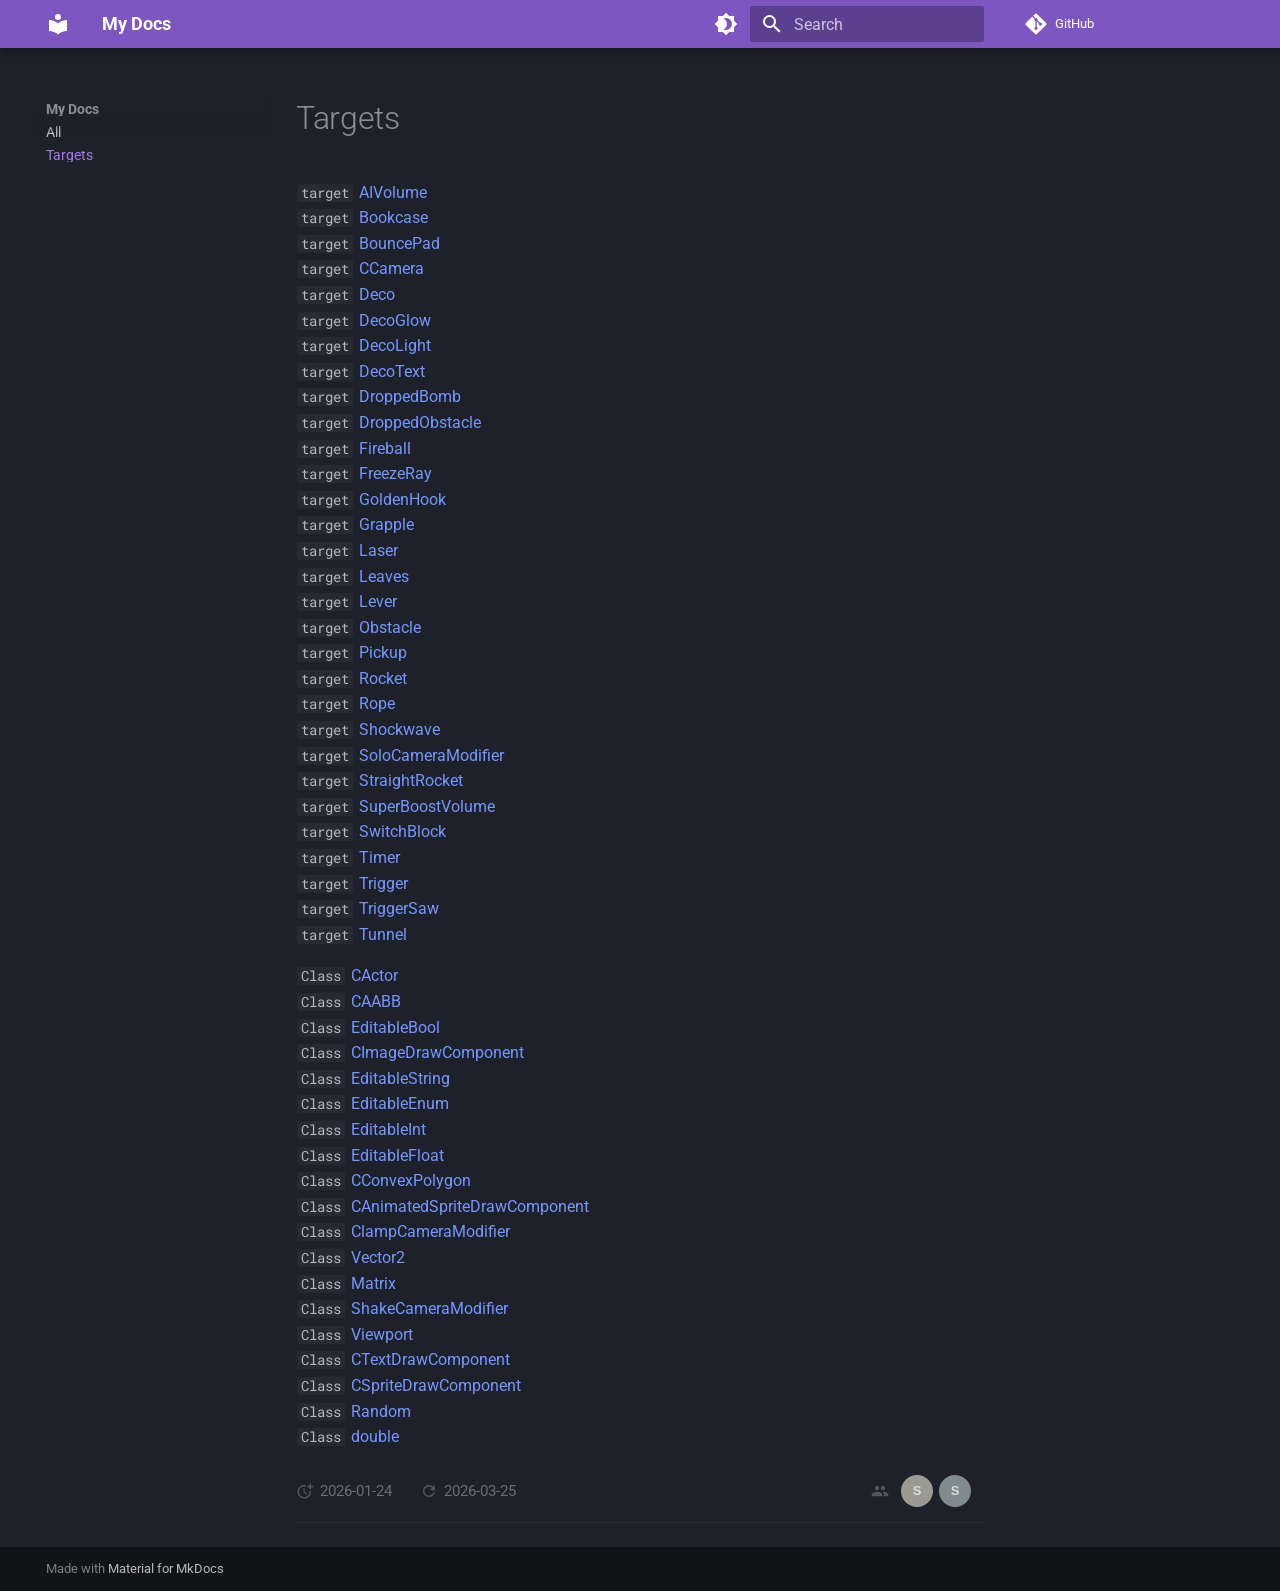
<file: docs/Targets/index.html>
<!doctype html>
<html lang="en" class="no-js">
  <head>
    
      <meta charset="utf-8">
      <meta name="viewport" content="width=device-width,initial-scale=1">
      
      
      
        <link rel="canonical" href="https://starfilledsky.github.io/Velo-Docs/Targets/">
      
      
        <link rel="prev" href="../All/">
      
      
      
        
      
      
      <link rel="icon" href="../assets/images/favicon.ico">
      <meta name="generator" content="mkdocs-1.6.1, mkdocs-material-9.7.6">
    
    
      
        <title>Targets - My Docs</title>
      
    
    
      <link rel="stylesheet" href="../assets/stylesheets/main.484c7ddc.min.css">
      
        
        <link rel="stylesheet" href="../assets/stylesheets/palette.ab4e12ef.min.css">
      
      


    
    
      
    
    
      
        
        
        <link rel="preconnect" href="https://fonts.gstatic.com" crossorigin>
        <link rel="stylesheet" href="https://fonts.googleapis.com/css?family=Roboto:300,300i,400,400i,700,700i%7CRoboto+Mono:400,400i,700,700i&display=fallback">
        <style>:root{--md-text-font:"Roboto";--md-code-font:"Roboto Mono"}</style>
      
    
    
      <link rel="stylesheet" href="../assets/stylesheets/extra.css">
    
      <link rel="stylesheet" href="../assets/document_dates/fonts/material-icons.css">
    
      <link rel="stylesheet" href="../assets/document_dates/tippy/backdrop.css">
    
      <link rel="stylesheet" href="../assets/document_dates/tippy/light.css">
    
      <link rel="stylesheet" href="../assets/document_dates/tippy/material.css">
    
      <link rel="stylesheet" href="../assets/document_dates/tippy/scale.css">
    
      <link rel="stylesheet" href="../assets/document_dates/tippy/shift-away.css">
    
      <link rel="stylesheet" href="../assets/document_dates/tippy/tippy.css">
    
      <link rel="stylesheet" href="../assets/document_dates/core/core.css">
    
      <link rel="stylesheet" href="../assets/document_dates/user.config.css">
    
    <script>__md_scope=new URL("..",location),__md_hash=e=>[...e].reduce(((e,_)=>(e<<5)-e+_.charCodeAt(0)),0),__md_get=(e,_=localStorage,t=__md_scope)=>JSON.parse(_.getItem(t.pathname+"."+e)),__md_set=(e,_,t=localStorage,a=__md_scope)=>{try{t.setItem(a.pathname+"."+e,JSON.stringify(_))}catch(e){}}</script>
    
      

    
    
  </head>
  
  
    
    
      
    
    
    
    
    <body dir="ltr" data-md-color-scheme="slate" data-md-color-primary="deep-purple" data-md-color-accent="blue">
  
    
    <input class="md-toggle" data-md-toggle="drawer" type="checkbox" id="__drawer" autocomplete="off">
    <input class="md-toggle" data-md-toggle="search" type="checkbox" id="__search" autocomplete="off">
    <label class="md-overlay" for="__drawer"></label>
    <div data-md-component="skip">
      
    </div>
    <div data-md-component="announce">
      
    </div>
    
    
      

  

<header class="md-header md-header--shadow" data-md-component="header">
  <nav class="md-header__inner md-grid" aria-label="Header">
    <a href=".." title="My Docs" class="md-header__button md-logo" aria-label="My Docs" data-md-component="logo">
      
  
  <svg xmlns="http://www.w3.org/2000/svg" viewBox="0 0 24 24"><path d="M12 8a3 3 0 0 0 3-3 3 3 0 0 0-3-3 3 3 0 0 0-3 3 3 3 0 0 0 3 3m0 3.54C9.64 9.35 6.5 8 3 8v11c3.5 0 6.64 1.35 9 3.54 2.36-2.19 5.5-3.54 9-3.54V8c-3.5 0-6.64 1.35-9 3.54"/></svg>

    </a>
    <label class="md-header__button md-icon" for="__drawer">
      
      <svg xmlns="http://www.w3.org/2000/svg" viewBox="0 0 24 24"><path d="M3 6h18v2H3zm0 5h18v2H3zm0 5h18v2H3z"/></svg>
    </label>
    <div class="md-header__title" data-md-component="header-title">
      <div class="md-header__ellipsis">
        <div class="md-header__topic">
          <span class="md-ellipsis">
            My Docs
          </span>
        </div>
        <div class="md-header__topic" data-md-component="header-topic">
          <span class="md-ellipsis">
            
              Targets
            
          </span>
        </div>
      </div>
    </div>
    
      
        <form class="md-header__option" data-md-component="palette">
  
    
    
    
    <input class="md-option" data-md-color-media="" data-md-color-scheme="slate" data-md-color-primary="deep-purple" data-md-color-accent="blue"  aria-label="Switch to light mode"  type="radio" name="__palette" id="__palette_0">
    
      <label class="md-header__button md-icon" title="Switch to light mode" for="__palette_1" hidden>
        <svg xmlns="http://www.w3.org/2000/svg" viewBox="0 0 24 24"><path d="M12 18c-.89 0-1.74-.2-2.5-.55C11.56 16.5 13 14.42 13 12s-1.44-4.5-3.5-5.45C10.26 6.2 11.11 6 12 6a6 6 0 0 1 6 6 6 6 0 0 1-6 6m8-9.31V4h-4.69L12 .69 8.69 4H4v4.69L.69 12 4 15.31V20h4.69L12 23.31 15.31 20H20v-4.69L23.31 12z"/></svg>
      </label>
    
  
    
    
    
    <input class="md-option" data-md-color-media="" data-md-color-scheme="default" data-md-color-primary="indigo" data-md-color-accent="indigo"  aria-label="Switch to dark mode"  type="radio" name="__palette" id="__palette_1">
    
      <label class="md-header__button md-icon" title="Switch to dark mode" for="__palette_0" hidden>
        <svg xmlns="http://www.w3.org/2000/svg" viewBox="0 0 24 24"><path d="M12 8a4 4 0 0 0-4 4 4 4 0 0 0 4 4 4 4 0 0 0 4-4 4 4 0 0 0-4-4m0 10a6 6 0 0 1-6-6 6 6 0 0 1 6-6 6 6 0 0 1 6 6 6 6 0 0 1-6 6m8-9.31V4h-4.69L12 .69 8.69 4H4v4.69L.69 12 4 15.31V20h4.69L12 23.31 15.31 20H20v-4.69L23.31 12z"/></svg>
      </label>
    
  
</form>
      
    
    
      <script>var palette=__md_get("__palette");if(palette&&palette.color){if("(prefers-color-scheme)"===palette.color.media){var media=matchMedia("(prefers-color-scheme: light)"),input=document.querySelector(media.matches?"[data-md-color-media='(prefers-color-scheme: light)']":"[data-md-color-media='(prefers-color-scheme: dark)']");palette.color.media=input.getAttribute("data-md-color-media"),palette.color.scheme=input.getAttribute("data-md-color-scheme"),palette.color.primary=input.getAttribute("data-md-color-primary"),palette.color.accent=input.getAttribute("data-md-color-accent")}for(var[key,value]of Object.entries(palette.color))document.body.setAttribute("data-md-color-"+key,value)}</script>
    
    
    
      
      
        <label class="md-header__button md-icon" for="__search">
          
          <svg xmlns="http://www.w3.org/2000/svg" viewBox="0 0 24 24"><path d="M9.5 3A6.5 6.5 0 0 1 16 9.5c0 1.61-.59 3.09-1.56 4.23l.27.27h.79l5 5-1.5 1.5-5-5v-.79l-.27-.27A6.52 6.52 0 0 1 9.5 16 6.5 6.5 0 0 1 3 9.5 6.5 6.5 0 0 1 9.5 3m0 2C7 5 5 7 5 9.5S7 14 9.5 14 14 12 14 9.5 12 5 9.5 5"/></svg>
        </label>
        <div class="md-search" data-md-component="search" role="dialog">
  <label class="md-search__overlay" for="__search"></label>
  <div class="md-search__inner" role="search">
    <form class="md-search__form" name="search">
      <input type="text" class="md-search__input" name="query" aria-label="Search" placeholder="Search" autocapitalize="off" autocorrect="off" autocomplete="off" spellcheck="false" data-md-component="search-query" required>
      <label class="md-search__icon md-icon" for="__search">
        
        <svg xmlns="http://www.w3.org/2000/svg" viewBox="0 0 24 24"><path d="M9.5 3A6.5 6.5 0 0 1 16 9.5c0 1.61-.59 3.09-1.56 4.23l.27.27h.79l5 5-1.5 1.5-5-5v-.79l-.27-.27A6.52 6.52 0 0 1 9.5 16 6.5 6.5 0 0 1 3 9.5 6.5 6.5 0 0 1 9.5 3m0 2C7 5 5 7 5 9.5S7 14 9.5 14 14 12 14 9.5 12 5 9.5 5"/></svg>
        
        <svg xmlns="http://www.w3.org/2000/svg" viewBox="0 0 24 24"><path d="M20 11v2H8l5.5 5.5-1.42 1.42L4.16 12l7.92-7.92L13.5 5.5 8 11z"/></svg>
      </label>
      <nav class="md-search__options" aria-label="Search">
        
          <a href="javascript:void(0)" class="md-search__icon md-icon" title="Share" aria-label="Share" data-clipboard data-clipboard-text="" data-md-component="search-share" tabindex="-1">
            
            <svg xmlns="http://www.w3.org/2000/svg" viewBox="0 0 24 24"><path d="M18 16.08c-.76 0-1.44.3-1.96.77L8.91 12.7c.05-.23.09-.46.09-.7s-.04-.47-.09-.7l7.05-4.11c.54.5 1.25.81 2.04.81a3 3 0 0 0 3-3 3 3 0 0 0-3-3 3 3 0 0 0-3 3c0 .24.04.47.09.7L8.04 9.81C7.5 9.31 6.79 9 6 9a3 3 0 0 0-3 3 3 3 0 0 0 3 3c.79 0 1.5-.31 2.04-.81l7.12 4.15c-.05.21-.08.43-.08.66 0 1.61 1.31 2.91 2.92 2.91s2.92-1.3 2.92-2.91A2.92 2.92 0 0 0 18 16.08"/></svg>
          </a>
        
        <button type="reset" class="md-search__icon md-icon" title="Clear" aria-label="Clear" tabindex="-1">
          
          <svg xmlns="http://www.w3.org/2000/svg" viewBox="0 0 24 24"><path d="M19 6.41 17.59 5 12 10.59 6.41 5 5 6.41 10.59 12 5 17.59 6.41 19 12 13.41 17.59 19 19 17.59 13.41 12z"/></svg>
        </button>
      </nav>
      
        <div class="md-search__suggest" data-md-component="search-suggest"></div>
      
    </form>
    <div class="md-search__output">
      <div class="md-search__scrollwrap" tabindex="0" data-md-scrollfix>
        <div class="md-search-result" data-md-component="search-result">
          <div class="md-search-result__meta">
            Initializing search
          </div>
          <ol class="md-search-result__list" role="presentation"></ol>
        </div>
      </div>
    </div>
  </div>
</div>
      
    
    
      <div class="md-header__source">
        <a href="https://github.com/StarFilledSky/Velo-Docs" title="Go to repository" class="md-source" data-md-component="source">
  <div class="md-source__icon md-icon">
    
    <svg xmlns="http://www.w3.org/2000/svg" viewBox="0 0 448 512"><!--! Font Awesome Free 7.1.0 by @fontawesome - https://fontawesome.com License - https://fontawesome.com/license/free (Icons: CC BY 4.0, Fonts: SIL OFL 1.1, Code: MIT License) Copyright 2025 Fonticons, Inc.--><path d="M439.6 236.1 244 40.5c-5.4-5.5-12.8-8.5-20.4-8.5s-15 3-20.4 8.4L162.5 81l51.5 51.5c27.1-9.1 52.7 16.8 43.4 43.7l49.7 49.7c34.2-11.8 61.2 31 35.5 56.7-26.5 26.5-70.2-2.9-56-37.3L240.3 199v121.9c25.3 12.5 22.3 41.8 9.1 55-6.4 6.4-15.2 10.1-24.3 10.1s-17.8-3.6-24.3-10.1c-17.6-17.6-11.1-46.9 11.2-56v-123c-20.8-8.5-24.6-30.7-18.6-45L142.6 101 8.5 235.1C3 240.6 0 247.9 0 255.5s3 15 8.5 20.4l195.6 195.7c5.4 5.4 12.7 8.4 20.4 8.4s15-3 20.4-8.4l194.7-194.7c5.4-5.4 8.4-12.8 8.4-20.4s-3-15-8.4-20.4"/></svg>
  </div>
  <div class="md-source__repository">
    GitHub
  </div>
</a>
      </div>
    
  </nav>
  
</header>
    
    <div class="md-container" data-md-component="container">
      
      
        
          
        
      
      <main class="md-main" data-md-component="main">
        <div class="md-main__inner md-grid">
          
            
              
              <div class="md-sidebar md-sidebar--primary" data-md-component="sidebar" data-md-type="navigation" >
                <div class="md-sidebar__scrollwrap">
                  <div class="md-sidebar__inner">
                    



<nav class="md-nav md-nav--primary" aria-label="Navigation" data-md-level="0">
  <label class="md-nav__title" for="__drawer">
    <a href=".." title="My Docs" class="md-nav__button md-logo" aria-label="My Docs" data-md-component="logo">
      
  
  <svg xmlns="http://www.w3.org/2000/svg" viewBox="0 0 24 24"><path d="M12 8a3 3 0 0 0 3-3 3 3 0 0 0-3-3 3 3 0 0 0-3 3 3 3 0 0 0 3 3m0 3.54C9.64 9.35 6.5 8 3 8v11c3.5 0 6.64 1.35 9 3.54 2.36-2.19 5.5-3.54 9-3.54V8c-3.5 0-6.64 1.35-9 3.54"/></svg>

    </a>
    My Docs
  </label>
  
    <div class="md-nav__source">
      <a href="https://github.com/StarFilledSky/Velo-Docs" title="Go to repository" class="md-source" data-md-component="source">
  <div class="md-source__icon md-icon">
    
    <svg xmlns="http://www.w3.org/2000/svg" viewBox="0 0 448 512"><!--! Font Awesome Free 7.1.0 by @fontawesome - https://fontawesome.com License - https://fontawesome.com/license/free (Icons: CC BY 4.0, Fonts: SIL OFL 1.1, Code: MIT License) Copyright 2025 Fonticons, Inc.--><path d="M439.6 236.1 244 40.5c-5.4-5.5-12.8-8.5-20.4-8.5s-15 3-20.4 8.4L162.5 81l51.5 51.5c27.1-9.1 52.7 16.8 43.4 43.7l49.7 49.7c34.2-11.8 61.2 31 35.5 56.7-26.5 26.5-70.2-2.9-56-37.3L240.3 199v121.9c25.3 12.5 22.3 41.8 9.1 55-6.4 6.4-15.2 10.1-24.3 10.1s-17.8-3.6-24.3-10.1c-17.6-17.6-11.1-46.9 11.2-56v-123c-20.8-8.5-24.6-30.7-18.6-45L142.6 101 8.5 235.1C3 240.6 0 247.9 0 255.5s3 15 8.5 20.4l195.6 195.7c5.4 5.4 12.7 8.4 20.4 8.4s15-3 20.4-8.4l194.7-194.7c5.4-5.4 8.4-12.8 8.4-20.4s-3-15-8.4-20.4"/></svg>
  </div>
  <div class="md-source__repository">
    GitHub
  </div>
</a>
    </div>
  
  <ul class="md-nav__list" data-md-scrollfix>
    
      
      
  
  
  
  
    <li class="md-nav__item">
      <a href="../All/" class="md-nav__link">
        
  
  
  <span class="md-ellipsis">
    
  
    All
  

    
  </span>
  
  

      </a>
    </li>
  

    
      
      
  
  
    
  
  
  
    <li class="md-nav__item md-nav__item--active">
      
      <input class="md-nav__toggle md-toggle" type="checkbox" id="__toc">
      
      
      
      <a href="./" class="md-nav__link md-nav__link--active">
        
  
  
  <span class="md-ellipsis">
    
  
    Targets
  

    
  </span>
  
  

      </a>
      
    </li>
  

    
  </ul>
</nav>
                  </div>
                </div>
              </div>
            
            
              
              <div class="md-sidebar md-sidebar--secondary" data-md-component="sidebar" data-md-type="toc" >
                <div class="md-sidebar__scrollwrap">
                  <div class="md-sidebar__inner">
                    

<nav class="md-nav md-nav--secondary" aria-label="Table of contents">
  
  
  
  
</nav>
                  </div>
                </div>
              </div>
            
          
          
            <div class="md-content" data-md-component="content">
              
              <article class="md-content__inner md-typeset">
                
                  


  
  


  <h1>Targets</h1>

<p><code>target</code> <a class="autorefs autorefs-internal" href="../All/#target-aivolume">AIVolume</a><br />
<code>target</code> <a class="autorefs autorefs-internal" href="../All/#target-bookcase">Bookcase</a><br />
<code>target</code> <a class="autorefs autorefs-internal" href="../All/#target-bouncepad">BouncePad</a><br />
<code>target</code> <a class="autorefs autorefs-internal" href="../All/#target-ccamera">CCamera</a><br />
<code>target</code> <a class="autorefs autorefs-internal" href="../All/#target-deco">Deco</a><br />
<code>target</code> <a class="autorefs autorefs-internal" href="../All/#target-decoglow">DecoGlow</a><br />
<code>target</code> <a class="autorefs autorefs-internal" href="../All/#target-decolight">DecoLight</a><br />
<code>target</code> <a class="autorefs autorefs-internal" href="../All/#target-decotext">DecoText</a><br />
<code>target</code> <a class="autorefs autorefs-internal" href="../All/#target-droppedbomb">DroppedBomb</a><br />
<code>target</code> <a class="autorefs autorefs-internal" href="../All/#target-droppedobstacle">DroppedObstacle</a><br />
<code>target</code> <a class="autorefs autorefs-internal" href="../All/#target-fireball">Fireball</a><br />
<code>target</code> <a class="autorefs autorefs-internal" href="../All/#target-freezeray">FreezeRay</a><br />
<code>target</code> <a class="autorefs autorefs-internal" href="../All/#target-goldenhook">GoldenHook</a><br />
<code>target</code> <a class="autorefs autorefs-internal" href="../All/#target-grapple">Grapple</a><br />
<code>target</code> <a class="autorefs autorefs-internal" href="../All/#target-laser">Laser</a><br />
<code>target</code> <a class="autorefs autorefs-internal" href="../All/#target-leaves">Leaves</a><br />
<code>target</code> <a class="autorefs autorefs-internal" href="../All/#target-lever">Lever</a><br />
<code>target</code> <a class="autorefs autorefs-internal" href="../All/#target-obstacle">Obstacle</a><br />
<code>target</code> <a class="autorefs autorefs-internal" href="../All/#target-pickup">Pickup</a><br />
<code>target</code> <a class="autorefs autorefs-internal" href="../All/#target-rocket">Rocket</a><br />
<code>target</code> <a class="autorefs autorefs-internal" href="../All/#target-rope">Rope</a><br />
<code>target</code> <a class="autorefs autorefs-internal" href="../All/#target-shockwave">Shockwave</a><br />
<code>target</code> <a class="autorefs autorefs-internal" href="../All/#target-solocameramodifier">SoloCameraModifier</a><br />
<code>target</code> <a class="autorefs autorefs-internal" href="../All/#target-straightrocket">StraightRocket</a><br />
<code>target</code> <a class="autorefs autorefs-internal" href="../All/#target-superboostvolume">SuperBoostVolume</a><br />
<code>target</code> <a class="autorefs autorefs-internal" href="../All/#target-switchblock">SwitchBlock</a><br />
<code>target</code> <a class="autorefs autorefs-internal" href="../All/#target-timer">Timer</a><br />
<code>target</code> <a class="autorefs autorefs-internal" href="../All/#target-trigger">Trigger</a><br />
<code>target</code> <a class="autorefs autorefs-internal" href="../All/#target-triggersaw">TriggerSaw</a><br />
<code>target</code> <a class="autorefs autorefs-internal" href="../All/#target-tunnel">Tunnel</a>  </p>
<p><code>Class</code> <a class="autorefs autorefs-internal" href="../All/#class-cactor">CActor</a><br />
<code>Class</code> <a class="autorefs autorefs-internal" href="../All/#class-caabb">CAABB</a><br />
<code>Class</code> <a class="autorefs autorefs-internal" href="../All/#class-editablebool">EditableBool</a><br />
<code>Class</code> <a class="autorefs autorefs-internal" href="../All/#class-cimagedrawcomponent">CImageDrawComponent</a><br />
<code>Class</code> <a class="autorefs autorefs-internal" href="../All/#class-editablestring">EditableString</a><br />
<code>Class</code> <a class="autorefs autorefs-internal" href="../All/#class-editableenum">EditableEnum</a><br />
<code>Class</code> <a class="autorefs autorefs-internal" href="../All/#class-editableint">EditableInt</a><br />
<code>Class</code> <a class="autorefs autorefs-internal" href="../All/#class-editablefloat">EditableFloat</a><br />
<code>Class</code> <a class="autorefs autorefs-internal" href="../All/#class-cconvexpolygon">CConvexPolygon</a><br />
<code>Class</code> <a class="autorefs autorefs-internal" href="../All/#class-canimatedspritedrawcomponent">CAnimatedSpriteDrawComponent</a><br />
<code>Class</code> <a class="autorefs autorefs-internal" href="../All/#class-clampcameramodifier">ClampCameraModifier</a><br />
<code>Class</code> <a class="autorefs autorefs-internal" href="../All/#class-vector2">Vector2</a><br />
<code>Class</code> <a class="autorefs autorefs-internal" href="../All/#class-matrix">Matrix</a><br />
<code>Class</code> <a class="autorefs autorefs-internal" href="../All/#class-shakecameramodifier">ShakeCameraModifier</a><br />
<code>Class</code> <a class="autorefs autorefs-internal" href="../All/#class-viewport">Viewport</a><br />
<code>Class</code> <a class="autorefs autorefs-internal" href="../All/#class-ctextdrawcomponent">CTextDrawComponent</a><br />
<code>Class</code> <a class="autorefs autorefs-internal" href="../All/#class-cspritedrawcomponent">CSpriteDrawComponent</a><br />
<code>Class</code> <a class="autorefs autorefs-internal" href="../All/#class-random">Random</a><br />
<code>Class</code> <a class="autorefs autorefs-internal" href="../All/#class-double">double</a>  </p>
<div class='document-dates-plugin-wrapper document-dates-bottom'><div class='document-dates-plugin' locale=''><div class='dd-left'><span class='dd-item' data-tippy-content data-tippy-raw='2026-01-24'><span class='material-icons' data-icon='doc_created'></span><time datetime='2026-01-24T05:46:14-05:00'>2026-01-24</time></span><span class='dd-item' data-tippy-content data-tippy-raw='2026-03-25'><span class='material-icons' data-icon='doc_updated'></span><time datetime='2026-03-25T04:17:45-04:00'>2026-03-25</time></span></div><div class='dd-right'><span class='material-icons' data-icon='doc_authors'></span><div class='author-group'><div class='avatar-wrapper' data-name='sky!!' data-tippy-content data-tippy-raw='<a href="mailto:jbofl15@gmail.com">sky!!</a>'><span class='avatar-text'></span><img class='avatar' data-src='' data-email='jbofl15@gmail.com' /></div><div class='avatar-wrapper' data-name='sky' data-tippy-content data-tippy-raw='<a href="mailto:jbofl15@gmail.com">sky</a>'><span class='avatar-text'></span><img class='avatar' data-src='' data-email='jbofl15@gmail.com' /></div></div></div></div></div>







  
  






                
              </article>
            </div>
          
          
<script>var target=document.getElementById(location.hash.slice(1));target&&target.name&&(target.checked=target.name.startsWith("__tabbed_"))</script>
        </div>
        
      </main>
      
        <footer class="md-footer">
  
  <div class="md-footer-meta md-typeset">
    <div class="md-footer-meta__inner md-grid">
      <div class="md-copyright">
  
  
    Made with
    <a href="https://squidfunk.github.io/mkdocs-material/" target="_blank" rel="noopener">
      Material for MkDocs
    </a>
  
</div>
      
    </div>
  </div>
</footer>
      
    </div>
    <div class="md-dialog" data-md-component="dialog">
      <div class="md-dialog__inner md-typeset"></div>
    </div>
    
    
    
      
      
      <script id="__config" type="application/json">{"annotate": null, "base": "..", "features": ["search.highlight", "search.suggest", "search.share", "toc.follow"], "search": "../assets/javascripts/workers/search.2c215733.min.js", "tags": null, "translations": {"clipboard.copied": "Copied to clipboard", "clipboard.copy": "Copy to clipboard", "search.result.more.one": "1 more on this page", "search.result.more.other": "# more on this page", "search.result.none": "No matching documents", "search.result.one": "1 matching document", "search.result.other": "# matching documents", "search.result.placeholder": "Type to start searching", "search.result.term.missing": "Missing", "select.version": "Select version"}, "version": null}</script>
    
    
      <script src="../assets/javascripts/bundle.79ae519e.min.js"></script>
      
        <script src="../assets/document_dates/tippy/popper.min.js"></script>
      
        <script src="../assets/document_dates/tippy/tippy.umd.min.js"></script>
      
        <script src="../assets/document_dates/core/md5.min.js"></script>
      
        <script src="../assets/document_dates/core/default.config.js"></script>
      
        <script src="../assets/document_dates/user.config.js"></script>
      
        <script src="../assets/document_dates/core/utils.js"></script>
      
        <script src="../assets/document_dates/core/core.js"></script>
      
    
  </body>
</html>
</file>
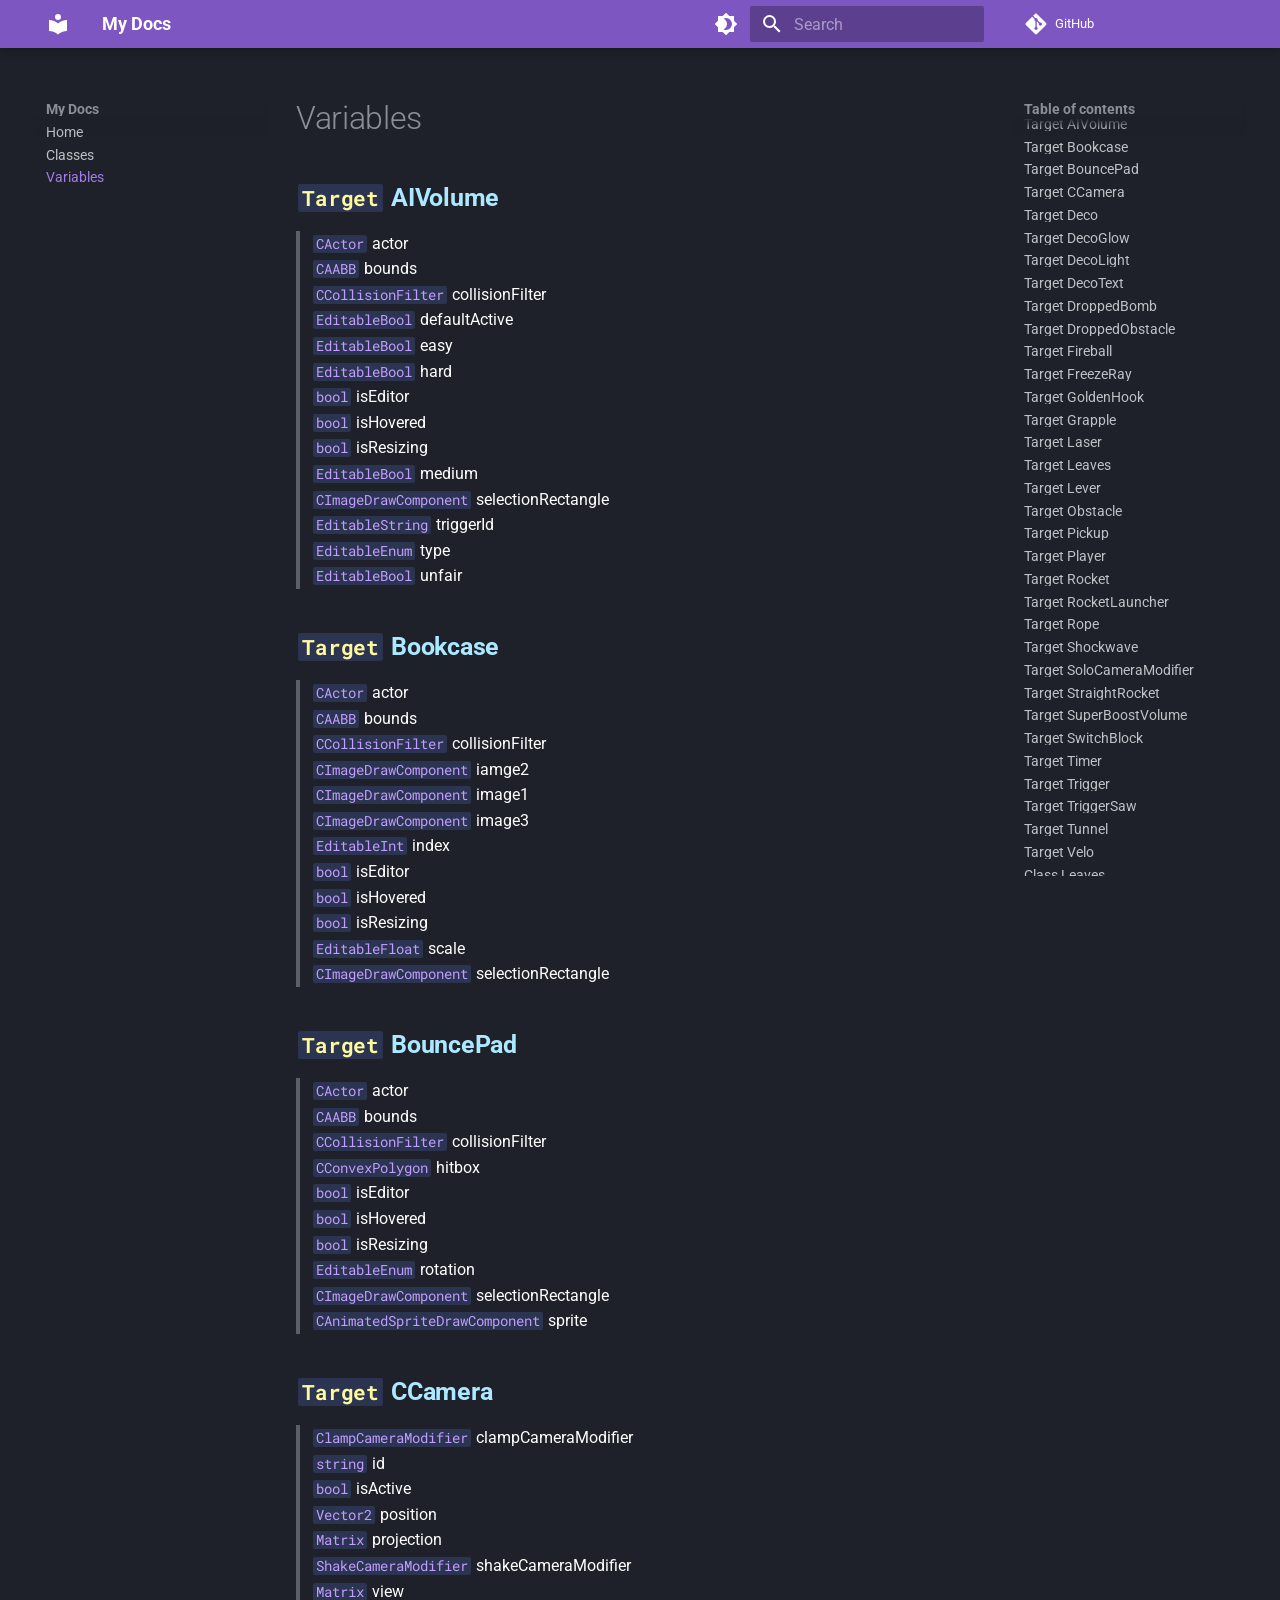
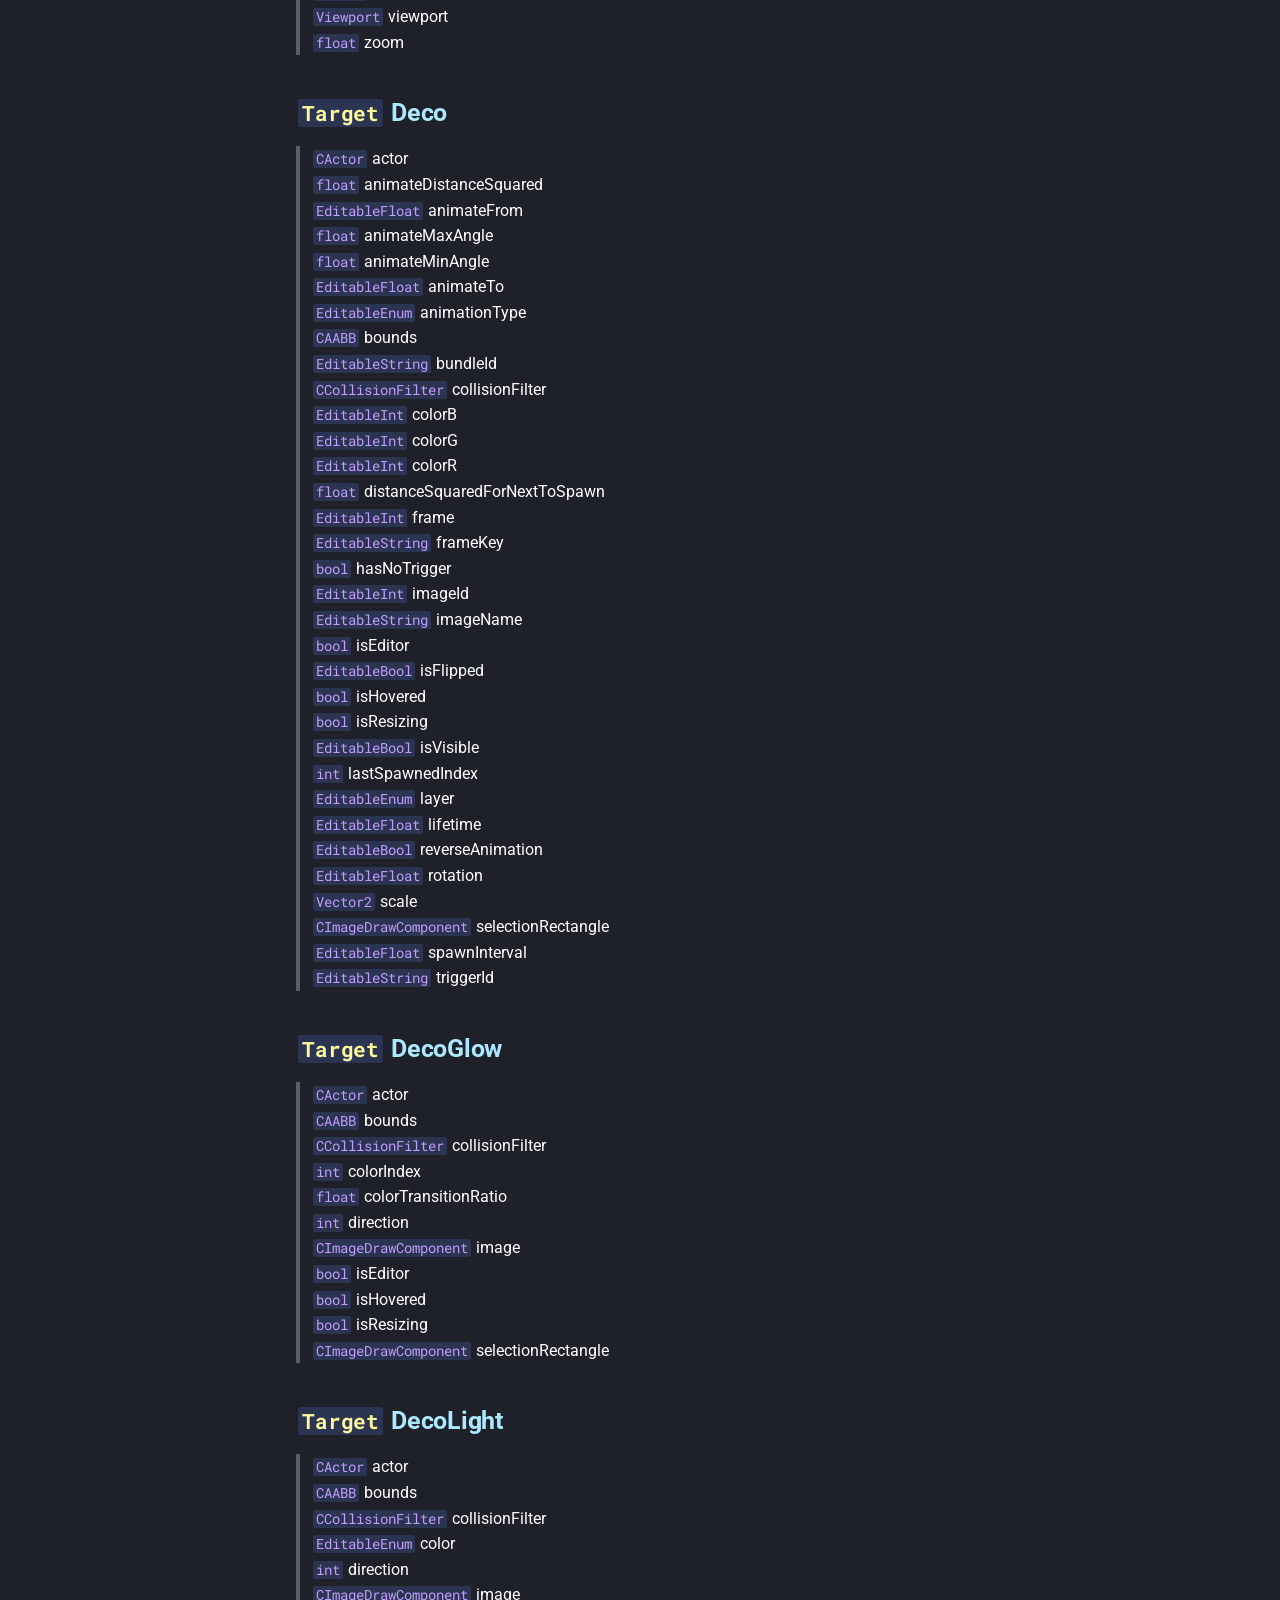
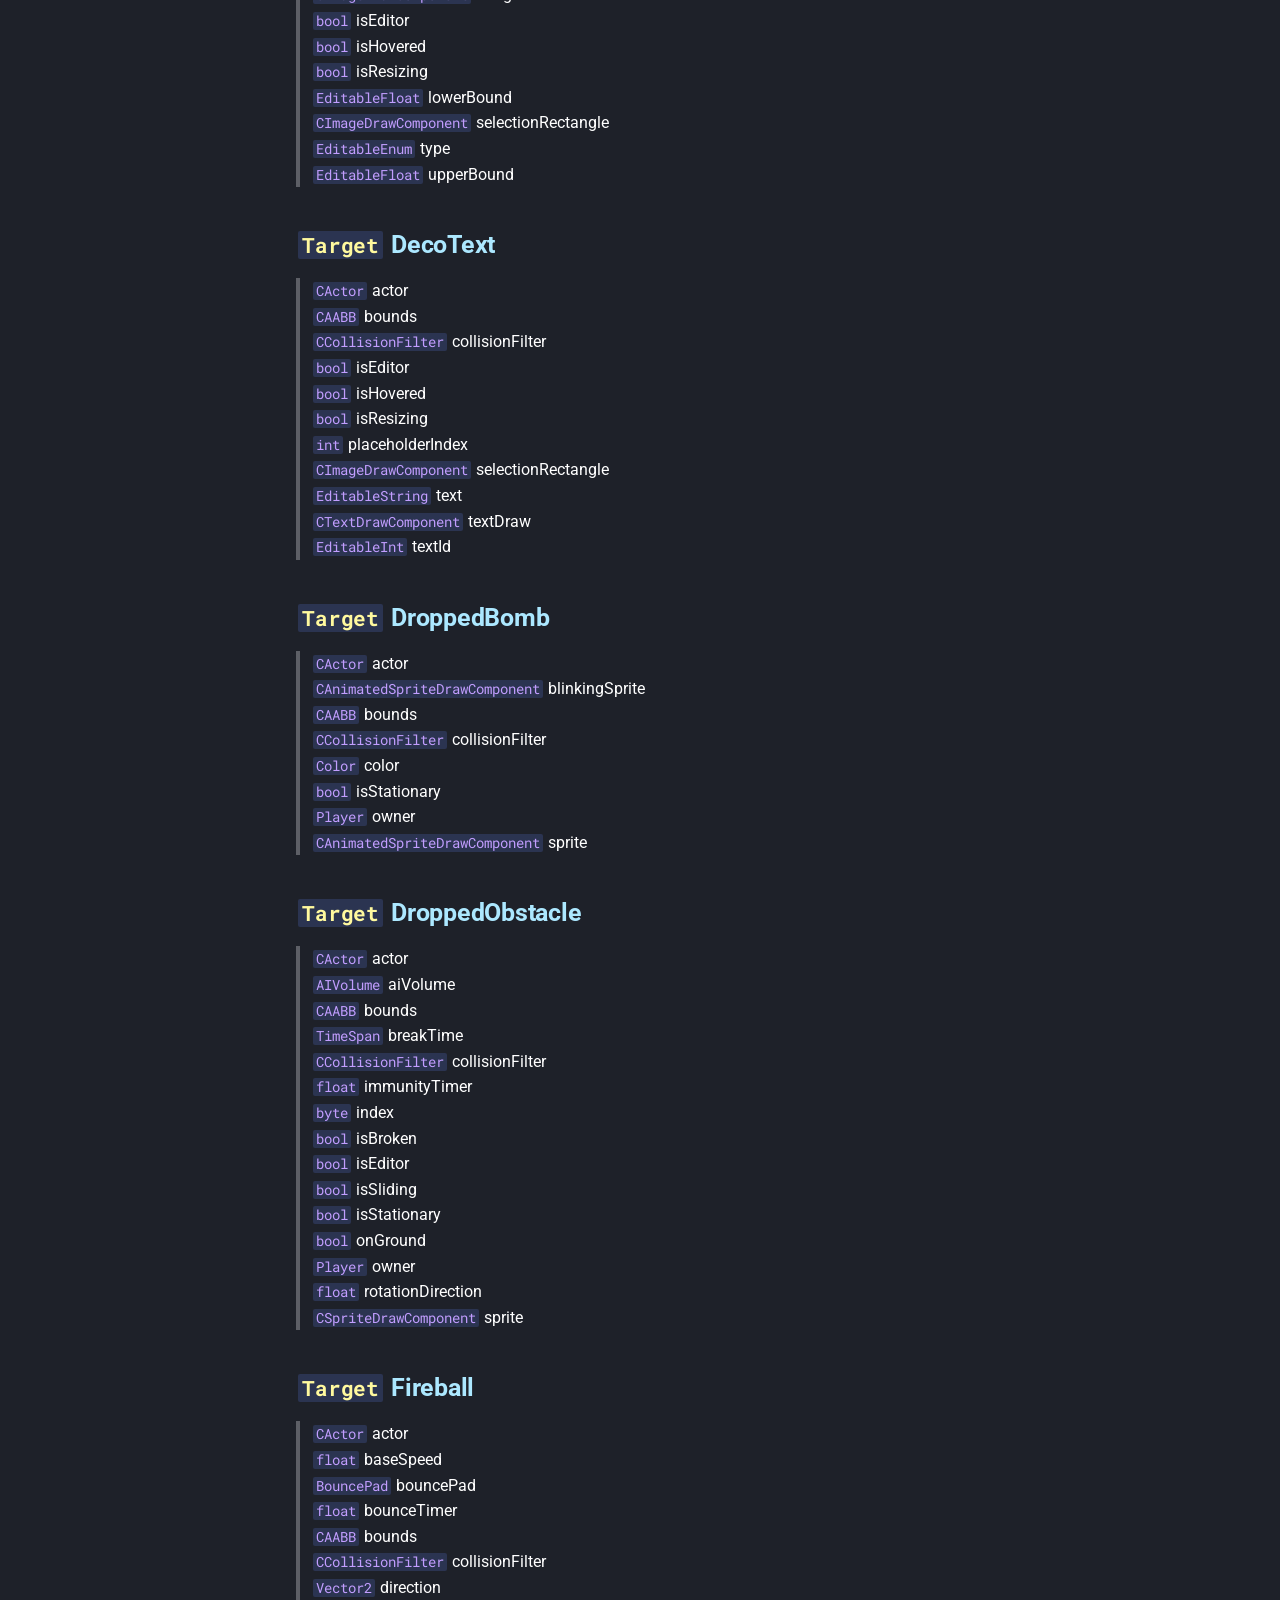
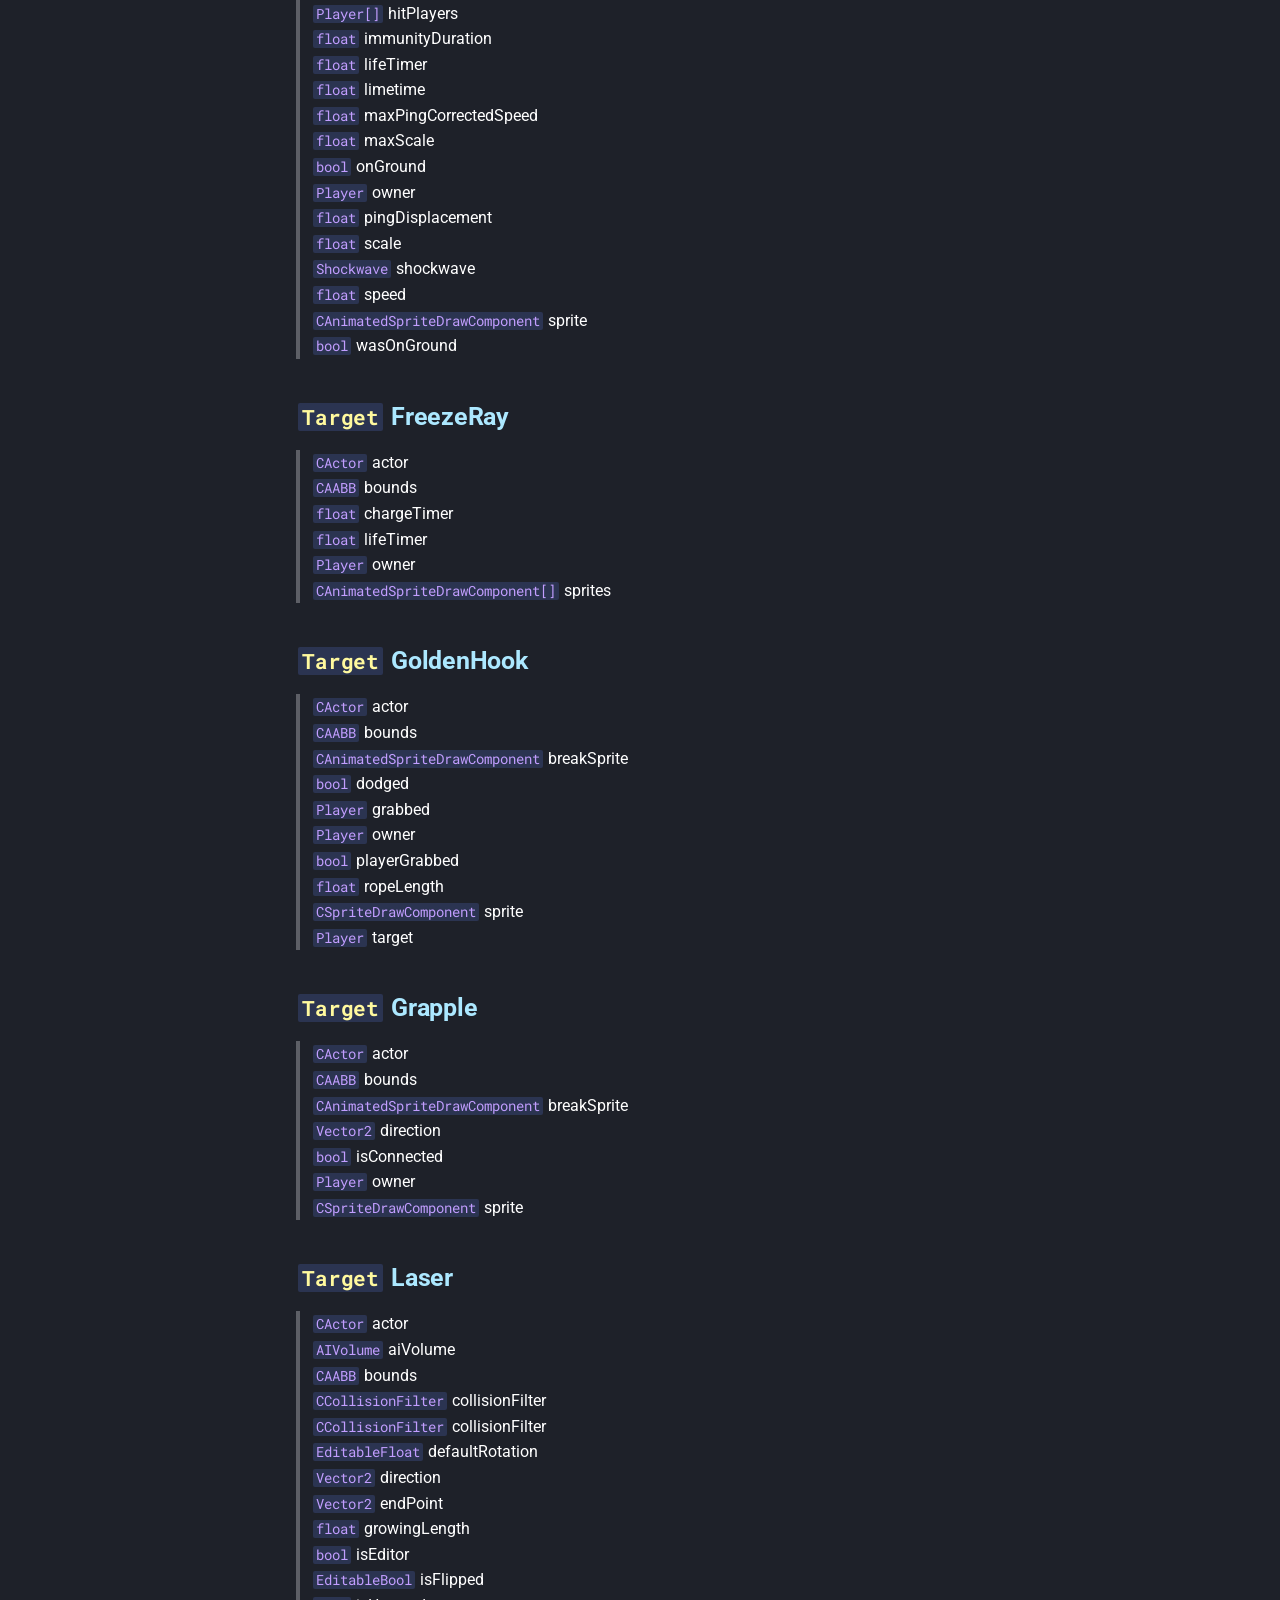
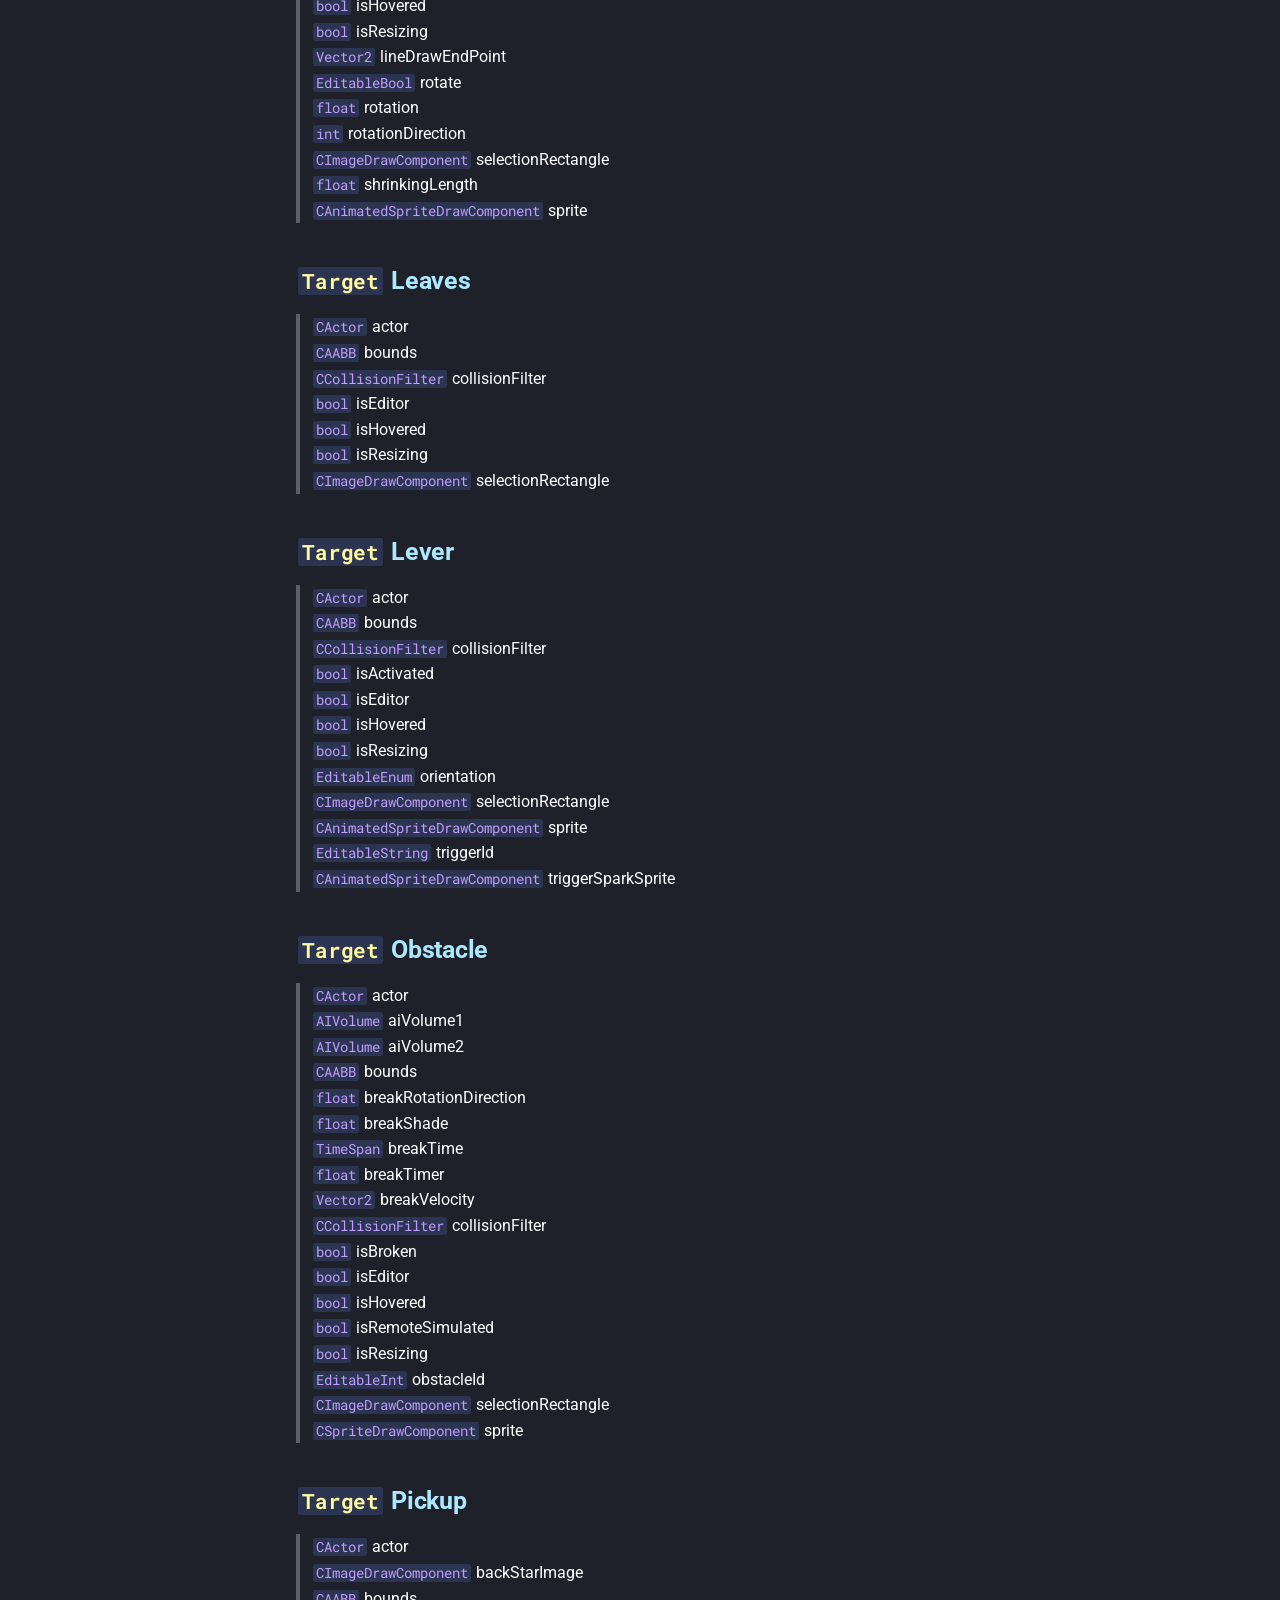
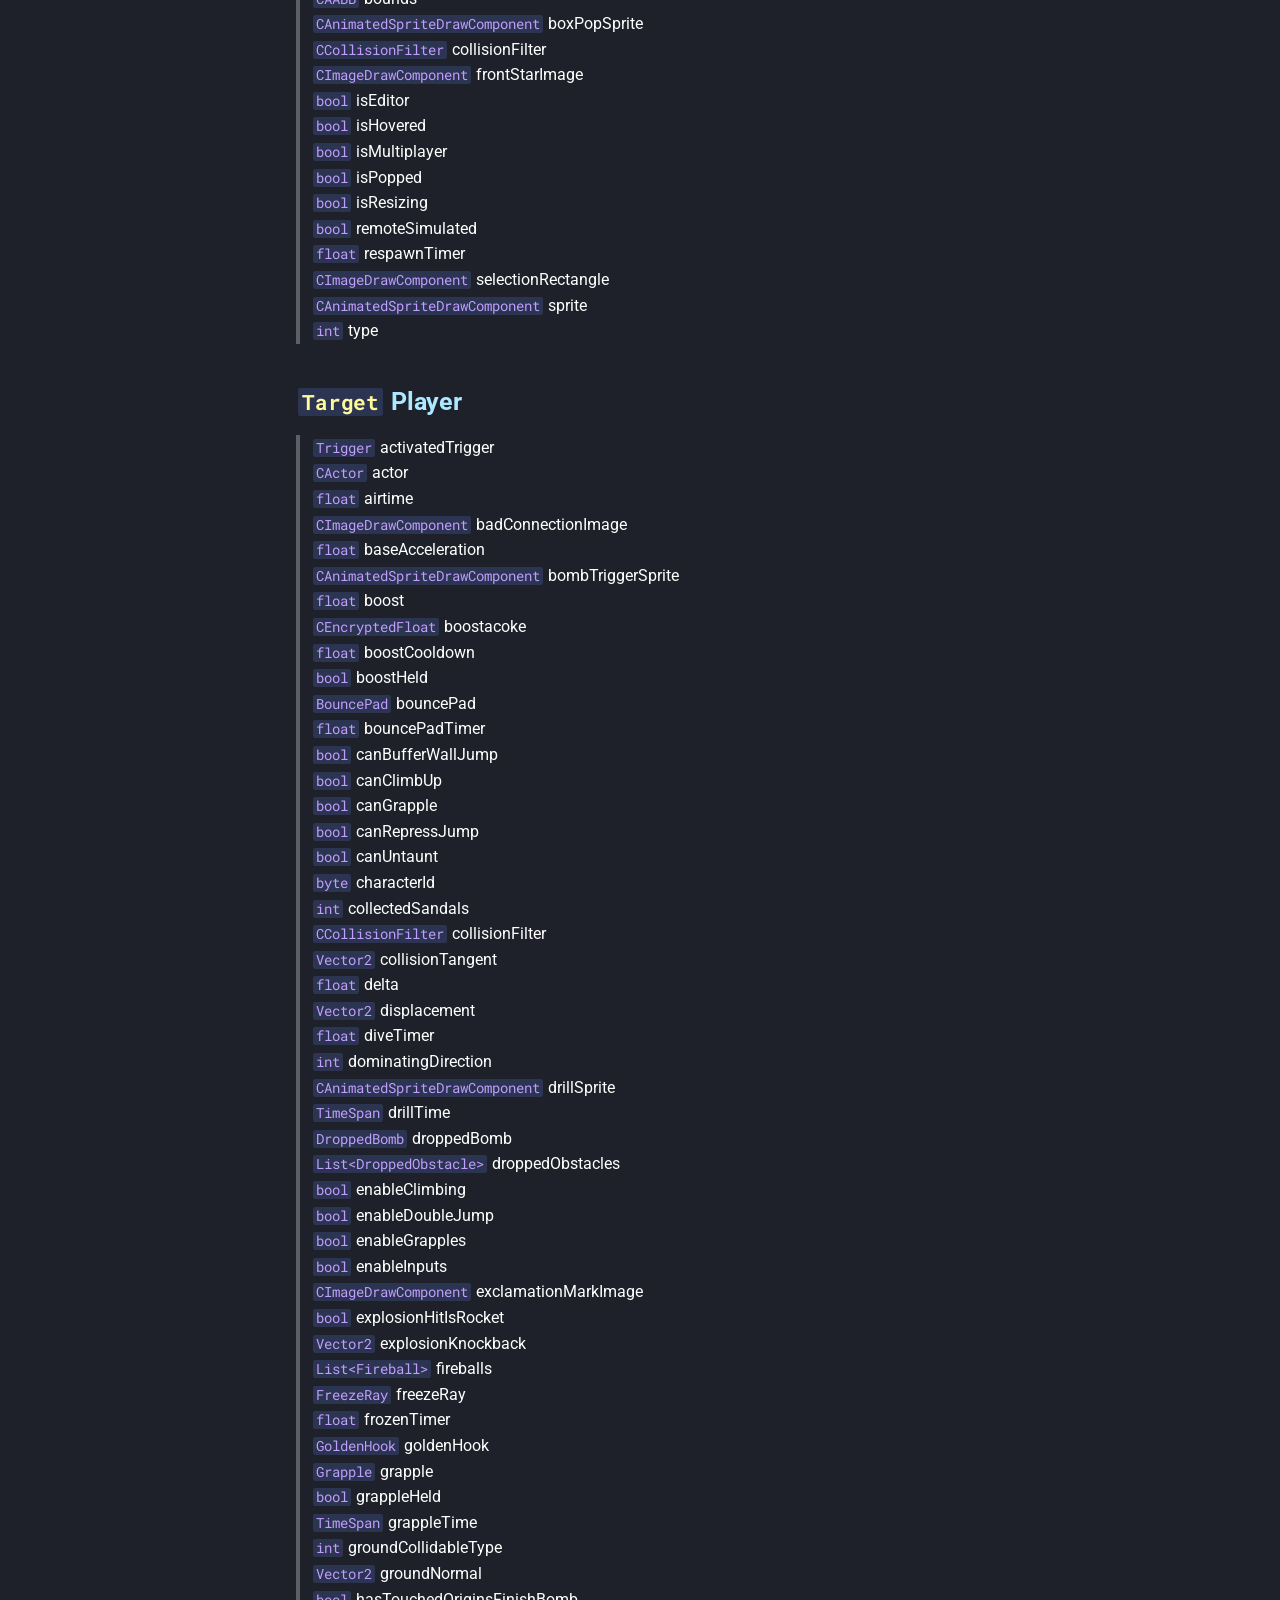
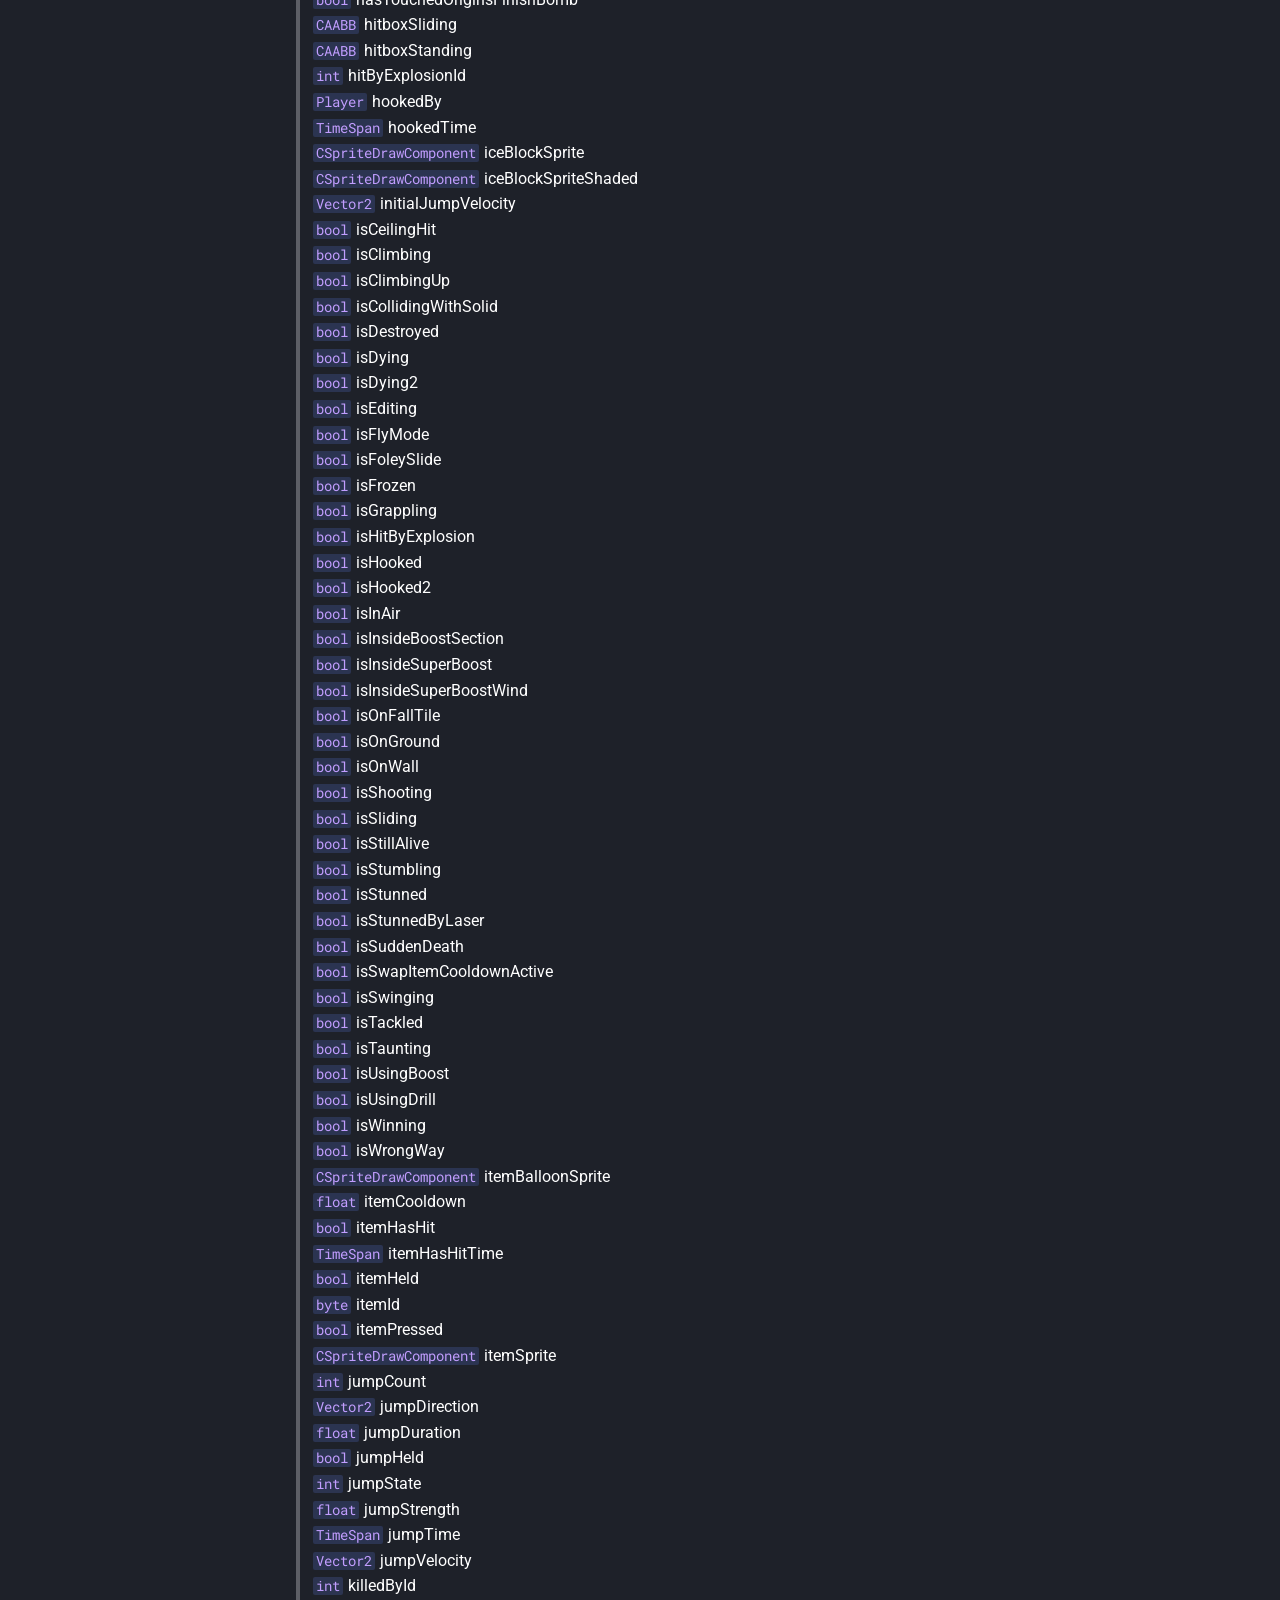
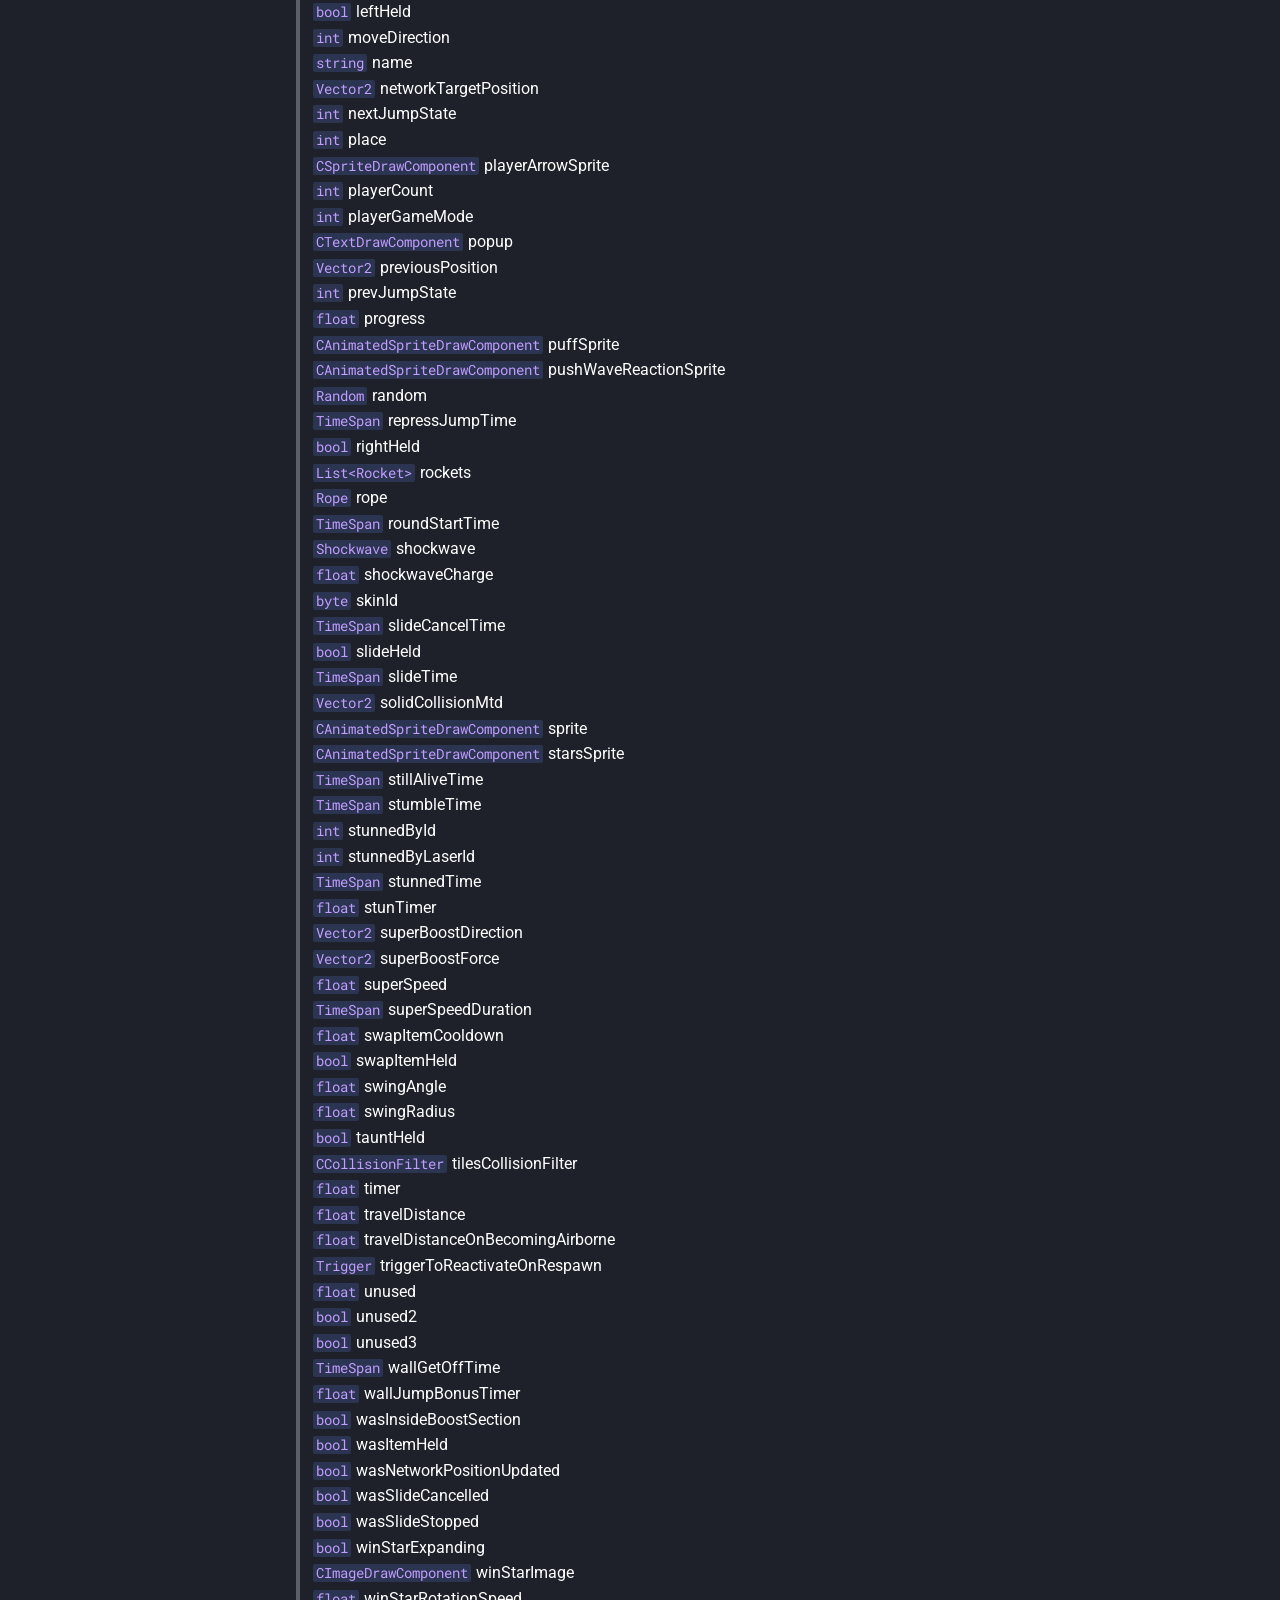
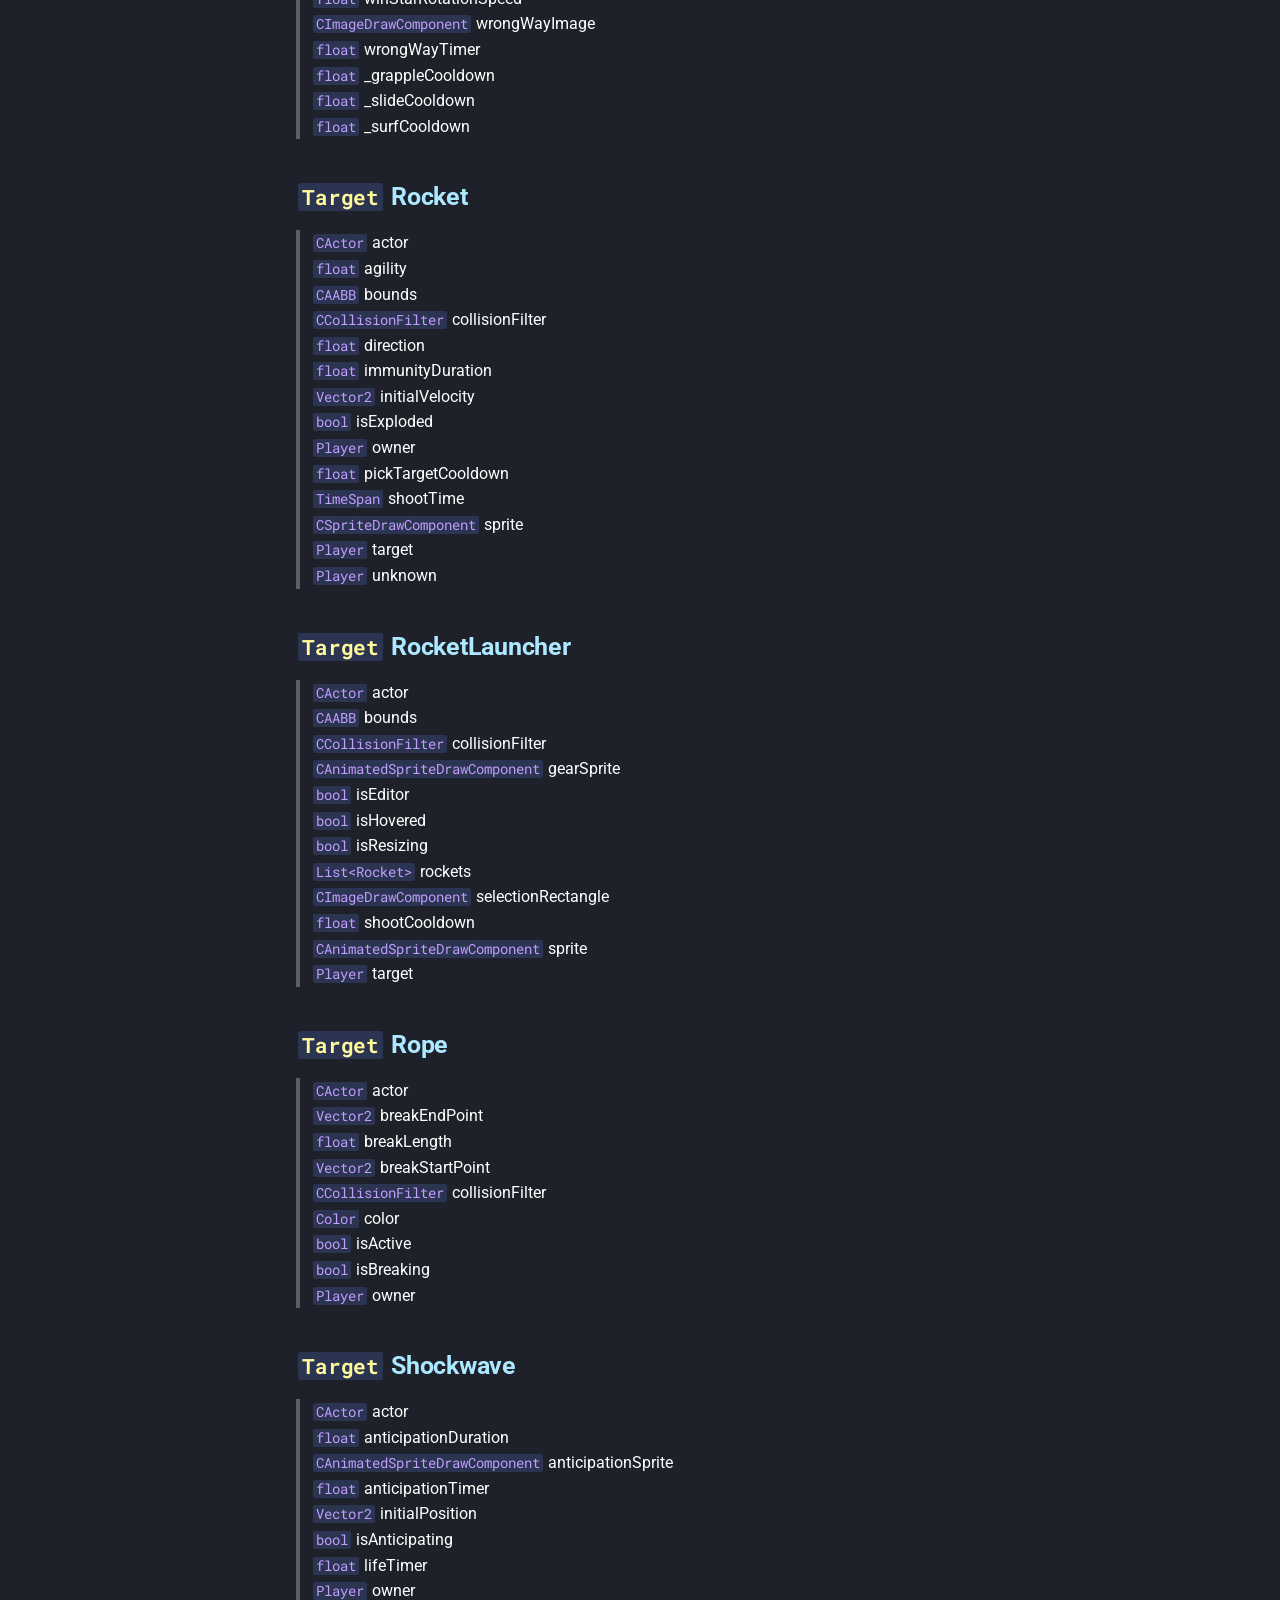
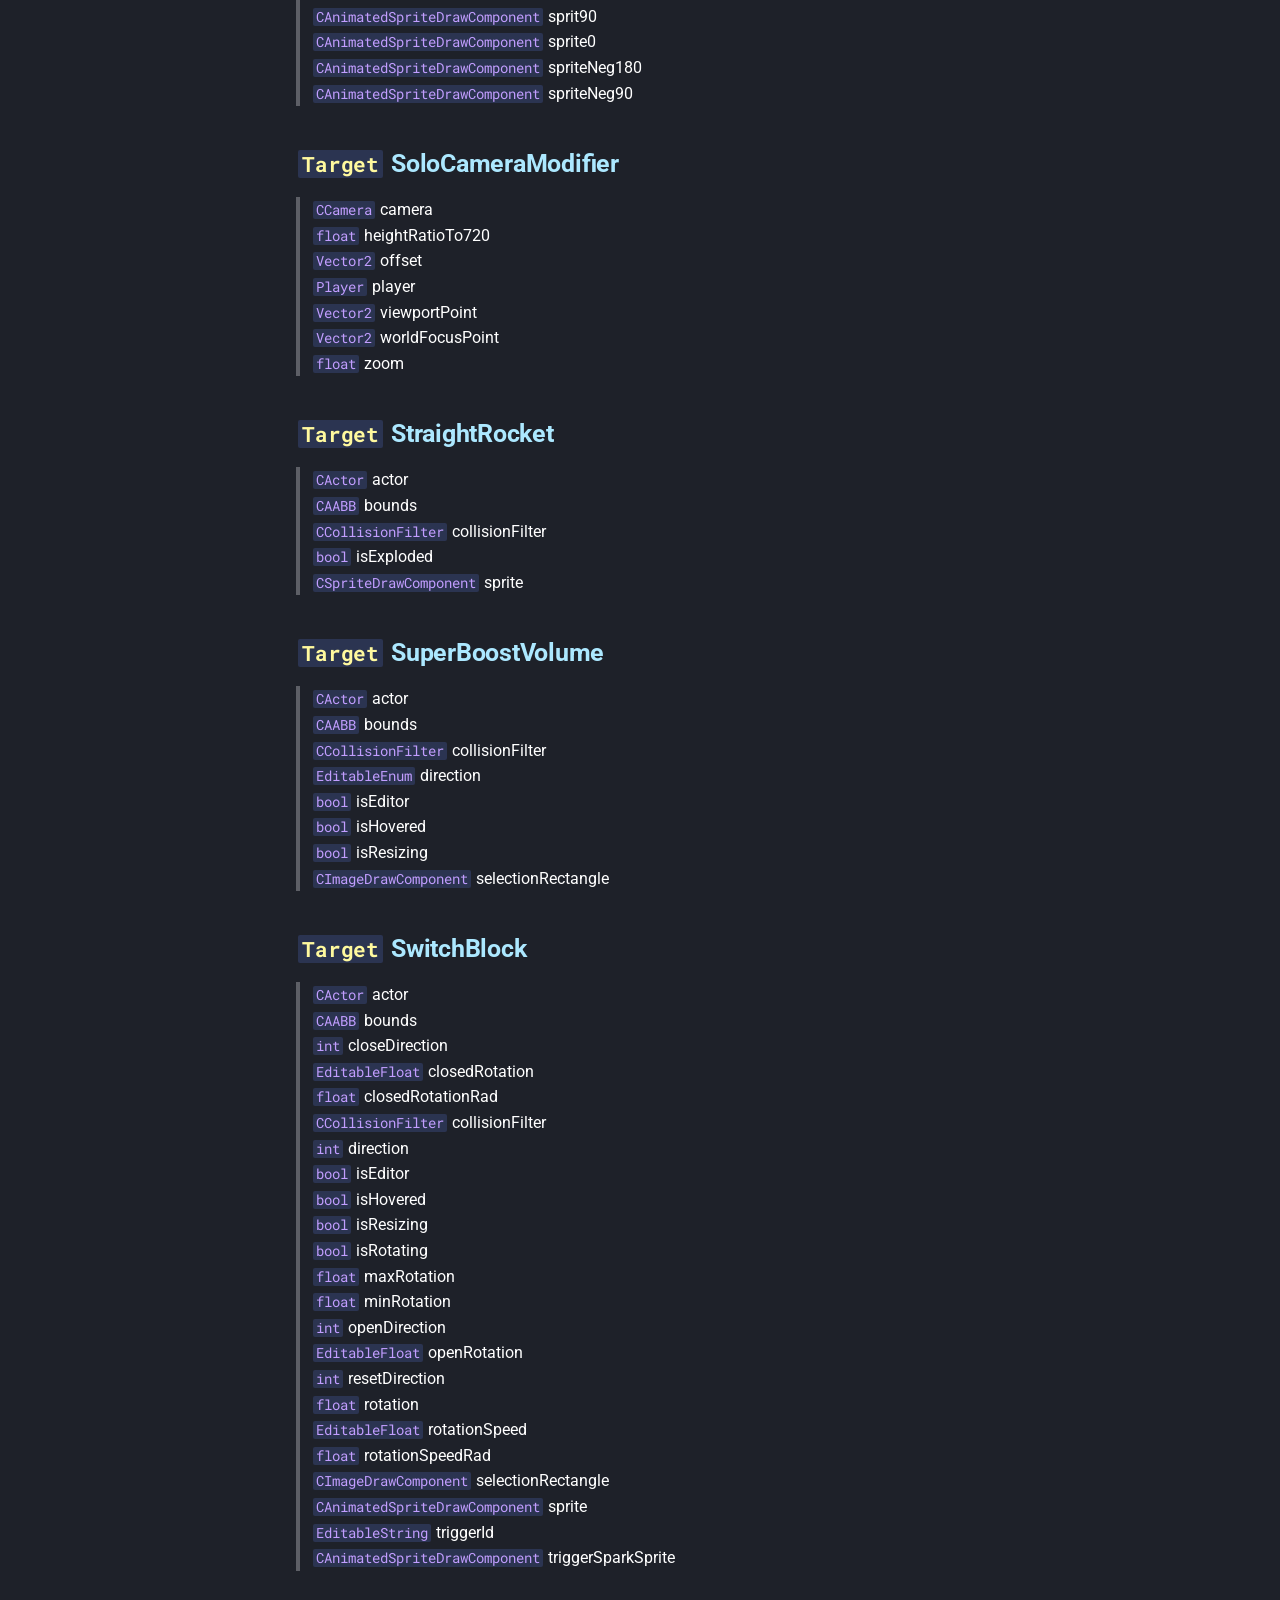
<file: docs/Variables/index.html>
<!doctype html>
<html lang="en" class="no-js">
  <head>
    
      <meta charset="utf-8">
      <meta name="viewport" content="width=device-width,initial-scale=1">
      
      
      
        <link rel="canonical" href="https://starfilledsky.github.io/Velo-Docs/Variables/">
      
      
        <link rel="prev" href="../Classes/">
      
      
      
        
      
      
      <link rel="icon" href="../assets/images/favicon.ico">
      <meta name="generator" content="mkdocs-1.6.1, mkdocs-material-9.7.6">
    
    
      
        <title>Variables - My Docs</title>
      
    
    
      <link rel="stylesheet" href="../assets/stylesheets/main.484c7ddc.min.css">
      
        
        <link rel="stylesheet" href="../assets/stylesheets/palette.ab4e12ef.min.css">
      
      


    
    
      
    
    
      
        
        
        <link rel="preconnect" href="https://fonts.gstatic.com" crossorigin>
        <link rel="stylesheet" href="https://fonts.googleapis.com/css?family=Roboto:300,300i,400,400i,700,700i%7CRoboto+Mono:400,400i,700,700i&display=fallback">
        <style>:root{--md-text-font:"Roboto";--md-code-font:"Roboto Mono"}</style>
      
    
    
      <link rel="stylesheet" href="../assets/stylesheets/extra.css">
    
      <link rel="stylesheet" href="../assets/document_dates/fonts/material-icons.css">
    
      <link rel="stylesheet" href="../assets/document_dates/tippy/backdrop.css">
    
      <link rel="stylesheet" href="../assets/document_dates/tippy/light.css">
    
      <link rel="stylesheet" href="../assets/document_dates/tippy/material.css">
    
      <link rel="stylesheet" href="../assets/document_dates/tippy/scale.css">
    
      <link rel="stylesheet" href="../assets/document_dates/tippy/shift-away.css">
    
      <link rel="stylesheet" href="../assets/document_dates/tippy/tippy.css">
    
      <link rel="stylesheet" href="../assets/document_dates/core/core.css">
    
      <link rel="stylesheet" href="../assets/document_dates/user.config.css">
    
    <script>__md_scope=new URL("..",location),__md_hash=e=>[...e].reduce(((e,_)=>(e<<5)-e+_.charCodeAt(0)),0),__md_get=(e,_=localStorage,t=__md_scope)=>JSON.parse(_.getItem(t.pathname+"."+e)),__md_set=(e,_,t=localStorage,a=__md_scope)=>{try{t.setItem(a.pathname+"."+e,JSON.stringify(_))}catch(e){}}</script>
    
      

    
    
  </head>
  
  
    
    
      
    
    
    
    
    <body dir="ltr" data-md-color-scheme="slate" data-md-color-primary="deep-purple" data-md-color-accent="blue">
  
    
    <input class="md-toggle" data-md-toggle="drawer" type="checkbox" id="__drawer" autocomplete="off">
    <input class="md-toggle" data-md-toggle="search" type="checkbox" id="__search" autocomplete="off">
    <label class="md-overlay" for="__drawer"></label>
    <div data-md-component="skip">
      
        
        <a href="#target-aivolume" class="md-skip">
          Skip to content
        </a>
      
    </div>
    <div data-md-component="announce">
      
    </div>
    
    
      

  

<header class="md-header md-header--shadow" data-md-component="header">
  <nav class="md-header__inner md-grid" aria-label="Header">
    <a href=".." title="My Docs" class="md-header__button md-logo" aria-label="My Docs" data-md-component="logo">
      
  
  <svg xmlns="http://www.w3.org/2000/svg" viewBox="0 0 24 24"><path d="M12 8a3 3 0 0 0 3-3 3 3 0 0 0-3-3 3 3 0 0 0-3 3 3 3 0 0 0 3 3m0 3.54C9.64 9.35 6.5 8 3 8v11c3.5 0 6.64 1.35 9 3.54 2.36-2.19 5.5-3.54 9-3.54V8c-3.5 0-6.64 1.35-9 3.54"/></svg>

    </a>
    <label class="md-header__button md-icon" for="__drawer">
      
      <svg xmlns="http://www.w3.org/2000/svg" viewBox="0 0 24 24"><path d="M3 6h18v2H3zm0 5h18v2H3zm0 5h18v2H3z"/></svg>
    </label>
    <div class="md-header__title" data-md-component="header-title">
      <div class="md-header__ellipsis">
        <div class="md-header__topic">
          <span class="md-ellipsis">
            My Docs
          </span>
        </div>
        <div class="md-header__topic" data-md-component="header-topic">
          <span class="md-ellipsis">
            
              Variables
            
          </span>
        </div>
      </div>
    </div>
    
      
        <form class="md-header__option" data-md-component="palette">
  
    
    
    
    <input class="md-option" data-md-color-media="" data-md-color-scheme="slate" data-md-color-primary="deep-purple" data-md-color-accent="blue"  aria-label="Switch to light mode"  type="radio" name="__palette" id="__palette_0">
    
      <label class="md-header__button md-icon" title="Switch to light mode" for="__palette_1" hidden>
        <svg xmlns="http://www.w3.org/2000/svg" viewBox="0 0 24 24"><path d="M12 18c-.89 0-1.74-.2-2.5-.55C11.56 16.5 13 14.42 13 12s-1.44-4.5-3.5-5.45C10.26 6.2 11.11 6 12 6a6 6 0 0 1 6 6 6 6 0 0 1-6 6m8-9.31V4h-4.69L12 .69 8.69 4H4v4.69L.69 12 4 15.31V20h4.69L12 23.31 15.31 20H20v-4.69L23.31 12z"/></svg>
      </label>
    
  
    
    
    
    <input class="md-option" data-md-color-media="" data-md-color-scheme="light" data-md-color-primary="indigo" data-md-color-accent="indigo"  aria-label="Switch to dark mode"  type="radio" name="__palette" id="__palette_1">
    
      <label class="md-header__button md-icon" title="Switch to dark mode" for="__palette_0" hidden>
        <svg xmlns="http://www.w3.org/2000/svg" viewBox="0 0 24 24"><path d="M12 8a4 4 0 0 0-4 4 4 4 0 0 0 4 4 4 4 0 0 0 4-4 4 4 0 0 0-4-4m0 10a6 6 0 0 1-6-6 6 6 0 0 1 6-6 6 6 0 0 1 6 6 6 6 0 0 1-6 6m8-9.31V4h-4.69L12 .69 8.69 4H4v4.69L.69 12 4 15.31V20h4.69L12 23.31 15.31 20H20v-4.69L23.31 12z"/></svg>
      </label>
    
  
</form>
      
    
    
      <script>var palette=__md_get("__palette");if(palette&&palette.color){if("(prefers-color-scheme)"===palette.color.media){var media=matchMedia("(prefers-color-scheme: light)"),input=document.querySelector(media.matches?"[data-md-color-media='(prefers-color-scheme: light)']":"[data-md-color-media='(prefers-color-scheme: dark)']");palette.color.media=input.getAttribute("data-md-color-media"),palette.color.scheme=input.getAttribute("data-md-color-scheme"),palette.color.primary=input.getAttribute("data-md-color-primary"),palette.color.accent=input.getAttribute("data-md-color-accent")}for(var[key,value]of Object.entries(palette.color))document.body.setAttribute("data-md-color-"+key,value)}</script>
    
    
    
      
      
        <label class="md-header__button md-icon" for="__search">
          
          <svg xmlns="http://www.w3.org/2000/svg" viewBox="0 0 24 24"><path d="M9.5 3A6.5 6.5 0 0 1 16 9.5c0 1.61-.59 3.09-1.56 4.23l.27.27h.79l5 5-1.5 1.5-5-5v-.79l-.27-.27A6.52 6.52 0 0 1 9.5 16 6.5 6.5 0 0 1 3 9.5 6.5 6.5 0 0 1 9.5 3m0 2C7 5 5 7 5 9.5S7 14 9.5 14 14 12 14 9.5 12 5 9.5 5"/></svg>
        </label>
        <div class="md-search" data-md-component="search" role="dialog">
  <label class="md-search__overlay" for="__search"></label>
  <div class="md-search__inner" role="search">
    <form class="md-search__form" name="search">
      <input type="text" class="md-search__input" name="query" aria-label="Search" placeholder="Search" autocapitalize="off" autocorrect="off" autocomplete="off" spellcheck="false" data-md-component="search-query" required>
      <label class="md-search__icon md-icon" for="__search">
        
        <svg xmlns="http://www.w3.org/2000/svg" viewBox="0 0 24 24"><path d="M9.5 3A6.5 6.5 0 0 1 16 9.5c0 1.61-.59 3.09-1.56 4.23l.27.27h.79l5 5-1.5 1.5-5-5v-.79l-.27-.27A6.52 6.52 0 0 1 9.5 16 6.5 6.5 0 0 1 3 9.5 6.5 6.5 0 0 1 9.5 3m0 2C7 5 5 7 5 9.5S7 14 9.5 14 14 12 14 9.5 12 5 9.5 5"/></svg>
        
        <svg xmlns="http://www.w3.org/2000/svg" viewBox="0 0 24 24"><path d="M20 11v2H8l5.5 5.5-1.42 1.42L4.16 12l7.92-7.92L13.5 5.5 8 11z"/></svg>
      </label>
      <nav class="md-search__options" aria-label="Search">
        
          <a href="javascript:void(0)" class="md-search__icon md-icon" title="Share" aria-label="Share" data-clipboard data-clipboard-text="" data-md-component="search-share" tabindex="-1">
            
            <svg xmlns="http://www.w3.org/2000/svg" viewBox="0 0 24 24"><path d="M18 16.08c-.76 0-1.44.3-1.96.77L8.91 12.7c.05-.23.09-.46.09-.7s-.04-.47-.09-.7l7.05-4.11c.54.5 1.25.81 2.04.81a3 3 0 0 0 3-3 3 3 0 0 0-3-3 3 3 0 0 0-3 3c0 .24.04.47.09.7L8.04 9.81C7.5 9.31 6.79 9 6 9a3 3 0 0 0-3 3 3 3 0 0 0 3 3c.79 0 1.5-.31 2.04-.81l7.12 4.15c-.05.21-.08.43-.08.66 0 1.61 1.31 2.91 2.92 2.91s2.92-1.3 2.92-2.91A2.92 2.92 0 0 0 18 16.08"/></svg>
          </a>
        
        <button type="reset" class="md-search__icon md-icon" title="Clear" aria-label="Clear" tabindex="-1">
          
          <svg xmlns="http://www.w3.org/2000/svg" viewBox="0 0 24 24"><path d="M19 6.41 17.59 5 12 10.59 6.41 5 5 6.41 10.59 12 5 17.59 6.41 19 12 13.41 17.59 19 19 17.59 13.41 12z"/></svg>
        </button>
      </nav>
      
        <div class="md-search__suggest" data-md-component="search-suggest"></div>
      
    </form>
    <div class="md-search__output">
      <div class="md-search__scrollwrap" tabindex="0" data-md-scrollfix>
        <div class="md-search-result" data-md-component="search-result">
          <div class="md-search-result__meta">
            Initializing search
          </div>
          <ol class="md-search-result__list" role="presentation"></ol>
        </div>
      </div>
    </div>
  </div>
</div>
      
    
    
      <div class="md-header__source">
        <a href="https://github.com/StarFilledSky/Velo-Docs" title="Go to repository" class="md-source" data-md-component="source">
  <div class="md-source__icon md-icon">
    
    <svg xmlns="http://www.w3.org/2000/svg" viewBox="0 0 448 512"><!--! Font Awesome Free 7.1.0 by @fontawesome - https://fontawesome.com License - https://fontawesome.com/license/free (Icons: CC BY 4.0, Fonts: SIL OFL 1.1, Code: MIT License) Copyright 2025 Fonticons, Inc.--><path d="M439.6 236.1 244 40.5c-5.4-5.5-12.8-8.5-20.4-8.5s-15 3-20.4 8.4L162.5 81l51.5 51.5c27.1-9.1 52.7 16.8 43.4 43.7l49.7 49.7c34.2-11.8 61.2 31 35.5 56.7-26.5 26.5-70.2-2.9-56-37.3L240.3 199v121.9c25.3 12.5 22.3 41.8 9.1 55-6.4 6.4-15.2 10.1-24.3 10.1s-17.8-3.6-24.3-10.1c-17.6-17.6-11.1-46.9 11.2-56v-123c-20.8-8.5-24.6-30.7-18.6-45L142.6 101 8.5 235.1C3 240.6 0 247.9 0 255.5s3 15 8.5 20.4l195.6 195.7c5.4 5.4 12.7 8.4 20.4 8.4s15-3 20.4-8.4l194.7-194.7c5.4-5.4 8.4-12.8 8.4-20.4s-3-15-8.4-20.4"/></svg>
  </div>
  <div class="md-source__repository">
    GitHub
  </div>
</a>
      </div>
    
  </nav>
  
</header>
    
    <div class="md-container" data-md-component="container">
      
      
        
          
        
      
      <main class="md-main" data-md-component="main">
        <div class="md-main__inner md-grid">
          
            
              
              <div class="md-sidebar md-sidebar--primary" data-md-component="sidebar" data-md-type="navigation" >
                <div class="md-sidebar__scrollwrap">
                  <div class="md-sidebar__inner">
                    



<nav class="md-nav md-nav--primary" aria-label="Navigation" data-md-level="0">
  <label class="md-nav__title" for="__drawer">
    <a href=".." title="My Docs" class="md-nav__button md-logo" aria-label="My Docs" data-md-component="logo">
      
  
  <svg xmlns="http://www.w3.org/2000/svg" viewBox="0 0 24 24"><path d="M12 8a3 3 0 0 0 3-3 3 3 0 0 0-3-3 3 3 0 0 0-3 3 3 3 0 0 0 3 3m0 3.54C9.64 9.35 6.5 8 3 8v11c3.5 0 6.64 1.35 9 3.54 2.36-2.19 5.5-3.54 9-3.54V8c-3.5 0-6.64 1.35-9 3.54"/></svg>

    </a>
    My Docs
  </label>
  
    <div class="md-nav__source">
      <a href="https://github.com/StarFilledSky/Velo-Docs" title="Go to repository" class="md-source" data-md-component="source">
  <div class="md-source__icon md-icon">
    
    <svg xmlns="http://www.w3.org/2000/svg" viewBox="0 0 448 512"><!--! Font Awesome Free 7.1.0 by @fontawesome - https://fontawesome.com License - https://fontawesome.com/license/free (Icons: CC BY 4.0, Fonts: SIL OFL 1.1, Code: MIT License) Copyright 2025 Fonticons, Inc.--><path d="M439.6 236.1 244 40.5c-5.4-5.5-12.8-8.5-20.4-8.5s-15 3-20.4 8.4L162.5 81l51.5 51.5c27.1-9.1 52.7 16.8 43.4 43.7l49.7 49.7c34.2-11.8 61.2 31 35.5 56.7-26.5 26.5-70.2-2.9-56-37.3L240.3 199v121.9c25.3 12.5 22.3 41.8 9.1 55-6.4 6.4-15.2 10.1-24.3 10.1s-17.8-3.6-24.3-10.1c-17.6-17.6-11.1-46.9 11.2-56v-123c-20.8-8.5-24.6-30.7-18.6-45L142.6 101 8.5 235.1C3 240.6 0 247.9 0 255.5s3 15 8.5 20.4l195.6 195.7c5.4 5.4 12.7 8.4 20.4 8.4s15-3 20.4-8.4l194.7-194.7c5.4-5.4 8.4-12.8 8.4-20.4s-3-15-8.4-20.4"/></svg>
  </div>
  <div class="md-source__repository">
    GitHub
  </div>
</a>
    </div>
  
  <ul class="md-nav__list" data-md-scrollfix>
    
      
      
  
  
  
  
    <li class="md-nav__item">
      <a href=".." class="md-nav__link">
        
  
  
  <span class="md-ellipsis">
    
  
    Home
  

    
  </span>
  
  

      </a>
    </li>
  

    
      
      
  
  
  
  
    <li class="md-nav__item">
      <a href="../Classes/" class="md-nav__link">
        
  
  
  <span class="md-ellipsis">
    
  
    Classes
  

    
  </span>
  
  

      </a>
    </li>
  

    
      
      
  
  
    
  
  
  
    <li class="md-nav__item md-nav__item--active">
      
      <input class="md-nav__toggle md-toggle" type="checkbox" id="__toc">
      
      
      
        <label class="md-nav__link md-nav__link--active" for="__toc">
          
  
  
  <span class="md-ellipsis">
    
  
    Variables
  

    
  </span>
  
  

          <span class="md-nav__icon md-icon"></span>
        </label>
      
      <a href="./" class="md-nav__link md-nav__link--active">
        
  
  
  <span class="md-ellipsis">
    
  
    Variables
  

    
  </span>
  
  

      </a>
      
        

<nav class="md-nav md-nav--secondary" aria-label="Table of contents">
  
  
  
  
    <label class="md-nav__title" for="__toc">
      <span class="md-nav__icon md-icon"></span>
      Table of contents
    </label>
    <ul class="md-nav__list" data-md-component="toc" data-md-scrollfix>
      
        <li class="md-nav__item">
  <a href="#target-aivolume" class="md-nav__link">
    <span class="md-ellipsis">
      
        Target AIVolume
      
    </span>
  </a>
  
</li>
      
        <li class="md-nav__item">
  <a href="#target-bookcase" class="md-nav__link">
    <span class="md-ellipsis">
      
        Target Bookcase
      
    </span>
  </a>
  
</li>
      
        <li class="md-nav__item">
  <a href="#target-bouncepad" class="md-nav__link">
    <span class="md-ellipsis">
      
        Target BouncePad
      
    </span>
  </a>
  
</li>
      
        <li class="md-nav__item">
  <a href="#target-ccamera" class="md-nav__link">
    <span class="md-ellipsis">
      
        Target CCamera
      
    </span>
  </a>
  
</li>
      
        <li class="md-nav__item">
  <a href="#target-deco" class="md-nav__link">
    <span class="md-ellipsis">
      
        Target Deco
      
    </span>
  </a>
  
</li>
      
        <li class="md-nav__item">
  <a href="#target-decoglow" class="md-nav__link">
    <span class="md-ellipsis">
      
        Target DecoGlow
      
    </span>
  </a>
  
</li>
      
        <li class="md-nav__item">
  <a href="#target-decolight" class="md-nav__link">
    <span class="md-ellipsis">
      
        Target DecoLight
      
    </span>
  </a>
  
</li>
      
        <li class="md-nav__item">
  <a href="#target-decotext" class="md-nav__link">
    <span class="md-ellipsis">
      
        Target DecoText
      
    </span>
  </a>
  
</li>
      
        <li class="md-nav__item">
  <a href="#target-droppedbomb" class="md-nav__link">
    <span class="md-ellipsis">
      
        Target DroppedBomb
      
    </span>
  </a>
  
</li>
      
        <li class="md-nav__item">
  <a href="#target-droppedobstacle" class="md-nav__link">
    <span class="md-ellipsis">
      
        Target DroppedObstacle
      
    </span>
  </a>
  
</li>
      
        <li class="md-nav__item">
  <a href="#target-fireball" class="md-nav__link">
    <span class="md-ellipsis">
      
        Target Fireball
      
    </span>
  </a>
  
</li>
      
        <li class="md-nav__item">
  <a href="#target-freezeray" class="md-nav__link">
    <span class="md-ellipsis">
      
        Target FreezeRay
      
    </span>
  </a>
  
</li>
      
        <li class="md-nav__item">
  <a href="#target-goldenhook" class="md-nav__link">
    <span class="md-ellipsis">
      
        Target GoldenHook
      
    </span>
  </a>
  
</li>
      
        <li class="md-nav__item">
  <a href="#target-grapple" class="md-nav__link">
    <span class="md-ellipsis">
      
        Target Grapple
      
    </span>
  </a>
  
</li>
      
        <li class="md-nav__item">
  <a href="#target-laser" class="md-nav__link">
    <span class="md-ellipsis">
      
        Target Laser
      
    </span>
  </a>
  
</li>
      
        <li class="md-nav__item">
  <a href="#target-leaves" class="md-nav__link">
    <span class="md-ellipsis">
      
        Target Leaves
      
    </span>
  </a>
  
</li>
      
        <li class="md-nav__item">
  <a href="#target-lever" class="md-nav__link">
    <span class="md-ellipsis">
      
        Target Lever
      
    </span>
  </a>
  
</li>
      
        <li class="md-nav__item">
  <a href="#target-obstacle" class="md-nav__link">
    <span class="md-ellipsis">
      
        Target Obstacle
      
    </span>
  </a>
  
</li>
      
        <li class="md-nav__item">
  <a href="#target-pickup" class="md-nav__link">
    <span class="md-ellipsis">
      
        Target Pickup
      
    </span>
  </a>
  
</li>
      
        <li class="md-nav__item">
  <a href="#target-player" class="md-nav__link">
    <span class="md-ellipsis">
      
        Target Player
      
    </span>
  </a>
  
</li>
      
        <li class="md-nav__item">
  <a href="#target-rocket" class="md-nav__link">
    <span class="md-ellipsis">
      
        Target Rocket
      
    </span>
  </a>
  
</li>
      
        <li class="md-nav__item">
  <a href="#target-rocketlauncher" class="md-nav__link">
    <span class="md-ellipsis">
      
        Target RocketLauncher
      
    </span>
  </a>
  
</li>
      
        <li class="md-nav__item">
  <a href="#target-rope" class="md-nav__link">
    <span class="md-ellipsis">
      
        Target Rope
      
    </span>
  </a>
  
</li>
      
        <li class="md-nav__item">
  <a href="#target-shockwave" class="md-nav__link">
    <span class="md-ellipsis">
      
        Target Shockwave
      
    </span>
  </a>
  
</li>
      
        <li class="md-nav__item">
  <a href="#target-solocameramodifier" class="md-nav__link">
    <span class="md-ellipsis">
      
        Target SoloCameraModifier
      
    </span>
  </a>
  
</li>
      
        <li class="md-nav__item">
  <a href="#target-straightrocket" class="md-nav__link">
    <span class="md-ellipsis">
      
        Target StraightRocket
      
    </span>
  </a>
  
</li>
      
        <li class="md-nav__item">
  <a href="#target-superboostvolume" class="md-nav__link">
    <span class="md-ellipsis">
      
        Target SuperBoostVolume
      
    </span>
  </a>
  
</li>
      
        <li class="md-nav__item">
  <a href="#target-switchblock" class="md-nav__link">
    <span class="md-ellipsis">
      
        Target SwitchBlock
      
    </span>
  </a>
  
</li>
      
        <li class="md-nav__item">
  <a href="#target-timer" class="md-nav__link">
    <span class="md-ellipsis">
      
        Target Timer
      
    </span>
  </a>
  
</li>
      
        <li class="md-nav__item">
  <a href="#target-trigger" class="md-nav__link">
    <span class="md-ellipsis">
      
        Target Trigger
      
    </span>
  </a>
  
</li>
      
        <li class="md-nav__item">
  <a href="#target-triggersaw" class="md-nav__link">
    <span class="md-ellipsis">
      
        Target TriggerSaw
      
    </span>
  </a>
  
</li>
      
        <li class="md-nav__item">
  <a href="#target-tunnel" class="md-nav__link">
    <span class="md-ellipsis">
      
        Target Tunnel
      
    </span>
  </a>
  
</li>
      
        <li class="md-nav__item">
  <a href="#target-velo" class="md-nav__link">
    <span class="md-ellipsis">
      
        Target Velo
      
    </span>
  </a>
  
</li>
      
        <li class="md-nav__item">
  <a href="#class-leaves" class="md-nav__link">
    <span class="md-ellipsis">
      
        Class Leaves
      
    </span>
  </a>
  
</li>
      
        <li class="md-nav__item">
  <a href="#class-editablestring" class="md-nav__link">
    <span class="md-ellipsis">
      
        Class EditableString
      
    </span>
  </a>
  
</li>
      
        <li class="md-nav__item">
  <a href="#class-rocketlauncher" class="md-nav__link">
    <span class="md-ellipsis">
      
        Class RocketLauncher
      
    </span>
  </a>
  
</li>
      
        <li class="md-nav__item">
  <a href="#class-obstacle" class="md-nav__link">
    <span class="md-ellipsis">
      
        Class Obstacle
      
    </span>
  </a>
  
</li>
      
        <li class="md-nav__item">
  <a href="#class-rope" class="md-nav__link">
    <span class="md-ellipsis">
      
        Class Rope
      
    </span>
  </a>
  
</li>
      
        <li class="md-nav__item">
  <a href="#class-random" class="md-nav__link">
    <span class="md-ellipsis">
      
        Class Random
      
    </span>
  </a>
  
</li>
      
        <li class="md-nav__item">
  <a href="#class-superboostvolume" class="md-nav__link">
    <span class="md-ellipsis">
      
        Class SuperBoostVolume
      
    </span>
  </a>
  
</li>
      
        <li class="md-nav__item">
  <a href="#class-timer" class="md-nav__link">
    <span class="md-ellipsis">
      
        Class Timer
      
    </span>
  </a>
  
</li>
      
        <li class="md-nav__item">
  <a href="#class-pickup" class="md-nav__link">
    <span class="md-ellipsis">
      
        Class Pickup
      
    </span>
  </a>
  
</li>
      
        <li class="md-nav__item">
  <a href="#class-goldenhook" class="md-nav__link">
    <span class="md-ellipsis">
      
        Class GoldenHook
      
    </span>
  </a>
  
</li>
      
        <li class="md-nav__item">
  <a href="#class-matrix" class="md-nav__link">
    <span class="md-ellipsis">
      
        Class Matrix
      
    </span>
  </a>
  
</li>
      
        <li class="md-nav__item">
  <a href="#class-editableint" class="md-nav__link">
    <span class="md-ellipsis">
      
        Class EditableInt
      
    </span>
  </a>
  
</li>
      
        <li class="md-nav__item">
  <a href="#class-droppedbomb" class="md-nav__link">
    <span class="md-ellipsis">
      
        Class DroppedBomb
      
    </span>
  </a>
  
</li>
      
        <li class="md-nav__item">
  <a href="#class-bookcase" class="md-nav__link">
    <span class="md-ellipsis">
      
        Class Bookcase
      
    </span>
  </a>
  
</li>
      
        <li class="md-nav__item">
  <a href="#class-decolight" class="md-nav__link">
    <span class="md-ellipsis">
      
        Class DecoLight
      
    </span>
  </a>
  
</li>
      
        <li class="md-nav__item">
  <a href="#class-cspritedrawcomponent" class="md-nav__link">
    <span class="md-ellipsis">
      
        Class CSpriteDrawComponent
      
    </span>
  </a>
  
</li>
      
        <li class="md-nav__item">
  <a href="#class-velo" class="md-nav__link">
    <span class="md-ellipsis">
      
        Class Velo
      
    </span>
  </a>
  
</li>
      
        <li class="md-nav__item">
  <a href="#class-decoglow" class="md-nav__link">
    <span class="md-ellipsis">
      
        Class DecoGlow
      
    </span>
  </a>
  
</li>
      
        <li class="md-nav__item">
  <a href="#class-clampcameramodifier" class="md-nav__link">
    <span class="md-ellipsis">
      
        Class ClampCameraModifier
      
    </span>
  </a>
  
</li>
      
        <li class="md-nav__item">
  <a href="#class-freezeray" class="md-nav__link">
    <span class="md-ellipsis">
      
        Class FreezeRay
      
    </span>
  </a>
  
</li>
      
        <li class="md-nav__item">
  <a href="#class-player" class="md-nav__link">
    <span class="md-ellipsis">
      
        Class Player
      
    </span>
  </a>
  
</li>
      
        <li class="md-nav__item">
  <a href="#class-editableenum" class="md-nav__link">
    <span class="md-ellipsis">
      
        Class EditableEnum
      
    </span>
  </a>
  
</li>
      
        <li class="md-nav__item">
  <a href="#class-vector2" class="md-nav__link">
    <span class="md-ellipsis">
      
        Class Vector2
      
    </span>
  </a>
  
</li>
      
        <li class="md-nav__item">
  <a href="#class-canimatedspritedrawcomponent" class="md-nav__link">
    <span class="md-ellipsis">
      
        Class CAnimatedSpriteDrawComponent
      
    </span>
  </a>
  
</li>
      
        <li class="md-nav__item">
  <a href="#class-trigger" class="md-nav__link">
    <span class="md-ellipsis">
      
        Class Trigger
      
    </span>
  </a>
  
</li>
      
        <li class="md-nav__item">
  <a href="#class-straightrocket" class="md-nav__link">
    <span class="md-ellipsis">
      
        Class StraightRocket
      
    </span>
  </a>
  
</li>
      
        <li class="md-nav__item">
  <a href="#class-bouncepad" class="md-nav__link">
    <span class="md-ellipsis">
      
        Class BouncePad
      
    </span>
  </a>
  
</li>
      
        <li class="md-nav__item">
  <a href="#class-lever" class="md-nav__link">
    <span class="md-ellipsis">
      
        Class Lever
      
    </span>
  </a>
  
</li>
      
        <li class="md-nav__item">
  <a href="#class-triggersaw" class="md-nav__link">
    <span class="md-ellipsis">
      
        Class TriggerSaw
      
    </span>
  </a>
  
</li>
      
        <li class="md-nav__item">
  <a href="#class-cconvexpolygon" class="md-nav__link">
    <span class="md-ellipsis">
      
        Class CConvexPolygon
      
    </span>
  </a>
  
</li>
      
        <li class="md-nav__item">
  <a href="#class-shockwave" class="md-nav__link">
    <span class="md-ellipsis">
      
        Class Shockwave
      
    </span>
  </a>
  
</li>
      
        <li class="md-nav__item">
  <a href="#class-editablefloat" class="md-nav__link">
    <span class="md-ellipsis">
      
        Class EditableFloat
      
    </span>
  </a>
  
</li>
      
        <li class="md-nav__item">
  <a href="#class-shakecameramodifier" class="md-nav__link">
    <span class="md-ellipsis">
      
        Class ShakeCameraModifier
      
    </span>
  </a>
  
</li>
      
        <li class="md-nav__item">
  <a href="#class-solocameramodifier" class="md-nav__link">
    <span class="md-ellipsis">
      
        Class SoloCameraModifier
      
    </span>
  </a>
  
</li>
      
        <li class="md-nav__item">
  <a href="#class-editablebool" class="md-nav__link">
    <span class="md-ellipsis">
      
        Class EditableBool
      
    </span>
  </a>
  
</li>
      
        <li class="md-nav__item">
  <a href="#class-grapple" class="md-nav__link">
    <span class="md-ellipsis">
      
        Class Grapple
      
    </span>
  </a>
  
</li>
      
        <li class="md-nav__item">
  <a href="#class-caabb" class="md-nav__link">
    <span class="md-ellipsis">
      
        Class CAABB
      
    </span>
  </a>
  
</li>
      
        <li class="md-nav__item">
  <a href="#class-deco" class="md-nav__link">
    <span class="md-ellipsis">
      
        Class Deco
      
    </span>
  </a>
  
</li>
      
        <li class="md-nav__item">
  <a href="#class-aivolume" class="md-nav__link">
    <span class="md-ellipsis">
      
        Class AIVolume
      
    </span>
  </a>
  
</li>
      
        <li class="md-nav__item">
  <a href="#class-cactor" class="md-nav__link">
    <span class="md-ellipsis">
      
        Class CActor
      
    </span>
  </a>
  
</li>
      
        <li class="md-nav__item">
  <a href="#class-rocket" class="md-nav__link">
    <span class="md-ellipsis">
      
        Class Rocket
      
    </span>
  </a>
  
</li>
      
        <li class="md-nav__item">
  <a href="#class-cimagedrawcomponent" class="md-nav__link">
    <span class="md-ellipsis">
      
        Class CImageDrawComponent
      
    </span>
  </a>
  
</li>
      
        <li class="md-nav__item">
  <a href="#class-ctextdrawcomponent" class="md-nav__link">
    <span class="md-ellipsis">
      
        Class CTextDrawComponent
      
    </span>
  </a>
  
</li>
      
        <li class="md-nav__item">
  <a href="#class-fireball" class="md-nav__link">
    <span class="md-ellipsis">
      
        Class Fireball
      
    </span>
  </a>
  
</li>
      
        <li class="md-nav__item">
  <a href="#class-switchblock" class="md-nav__link">
    <span class="md-ellipsis">
      
        Class SwitchBlock
      
    </span>
  </a>
  
</li>
      
        <li class="md-nav__item">
  <a href="#class-laser" class="md-nav__link">
    <span class="md-ellipsis">
      
        Class Laser
      
    </span>
  </a>
  
</li>
      
        <li class="md-nav__item">
  <a href="#class-droppedobstacle" class="md-nav__link">
    <span class="md-ellipsis">
      
        Class DroppedObstacle
      
    </span>
  </a>
  
</li>
      
        <li class="md-nav__item">
  <a href="#class-decotext" class="md-nav__link">
    <span class="md-ellipsis">
      
        Class DecoText
      
    </span>
  </a>
  
</li>
      
        <li class="md-nav__item">
  <a href="#class-ccamera" class="md-nav__link">
    <span class="md-ellipsis">
      
        Class CCamera
      
    </span>
  </a>
  
</li>
      
        <li class="md-nav__item">
  <a href="#class-tunnel" class="md-nav__link">
    <span class="md-ellipsis">
      
        Class Tunnel
      
    </span>
  </a>
  
</li>
      
        <li class="md-nav__item">
  <a href="#class-fna3d_viewport" class="md-nav__link">
    <span class="md-ellipsis">
      
        Class FNA3D_Viewport
      
    </span>
  </a>
  
</li>
      
        <li class="md-nav__item">
  <a href="#class-rectangle" class="md-nav__link">
    <span class="md-ellipsis">
      
        Class Rectangle
      
    </span>
  </a>
  
</li>
      
    </ul>
  
</nav>
      
    </li>
  

    
  </ul>
</nav>
                  </div>
                </div>
              </div>
            
            
              
              <div class="md-sidebar md-sidebar--secondary" data-md-component="sidebar" data-md-type="toc" >
                <div class="md-sidebar__scrollwrap">
                  <div class="md-sidebar__inner">
                    

<nav class="md-nav md-nav--secondary" aria-label="Table of contents">
  
  
  
  
    <label class="md-nav__title" for="__toc">
      <span class="md-nav__icon md-icon"></span>
      Table of contents
    </label>
    <ul class="md-nav__list" data-md-component="toc" data-md-scrollfix>
      
        <li class="md-nav__item">
  <a href="#target-aivolume" class="md-nav__link">
    <span class="md-ellipsis">
      
        Target AIVolume
      
    </span>
  </a>
  
</li>
      
        <li class="md-nav__item">
  <a href="#target-bookcase" class="md-nav__link">
    <span class="md-ellipsis">
      
        Target Bookcase
      
    </span>
  </a>
  
</li>
      
        <li class="md-nav__item">
  <a href="#target-bouncepad" class="md-nav__link">
    <span class="md-ellipsis">
      
        Target BouncePad
      
    </span>
  </a>
  
</li>
      
        <li class="md-nav__item">
  <a href="#target-ccamera" class="md-nav__link">
    <span class="md-ellipsis">
      
        Target CCamera
      
    </span>
  </a>
  
</li>
      
        <li class="md-nav__item">
  <a href="#target-deco" class="md-nav__link">
    <span class="md-ellipsis">
      
        Target Deco
      
    </span>
  </a>
  
</li>
      
        <li class="md-nav__item">
  <a href="#target-decoglow" class="md-nav__link">
    <span class="md-ellipsis">
      
        Target DecoGlow
      
    </span>
  </a>
  
</li>
      
        <li class="md-nav__item">
  <a href="#target-decolight" class="md-nav__link">
    <span class="md-ellipsis">
      
        Target DecoLight
      
    </span>
  </a>
  
</li>
      
        <li class="md-nav__item">
  <a href="#target-decotext" class="md-nav__link">
    <span class="md-ellipsis">
      
        Target DecoText
      
    </span>
  </a>
  
</li>
      
        <li class="md-nav__item">
  <a href="#target-droppedbomb" class="md-nav__link">
    <span class="md-ellipsis">
      
        Target DroppedBomb
      
    </span>
  </a>
  
</li>
      
        <li class="md-nav__item">
  <a href="#target-droppedobstacle" class="md-nav__link">
    <span class="md-ellipsis">
      
        Target DroppedObstacle
      
    </span>
  </a>
  
</li>
      
        <li class="md-nav__item">
  <a href="#target-fireball" class="md-nav__link">
    <span class="md-ellipsis">
      
        Target Fireball
      
    </span>
  </a>
  
</li>
      
        <li class="md-nav__item">
  <a href="#target-freezeray" class="md-nav__link">
    <span class="md-ellipsis">
      
        Target FreezeRay
      
    </span>
  </a>
  
</li>
      
        <li class="md-nav__item">
  <a href="#target-goldenhook" class="md-nav__link">
    <span class="md-ellipsis">
      
        Target GoldenHook
      
    </span>
  </a>
  
</li>
      
        <li class="md-nav__item">
  <a href="#target-grapple" class="md-nav__link">
    <span class="md-ellipsis">
      
        Target Grapple
      
    </span>
  </a>
  
</li>
      
        <li class="md-nav__item">
  <a href="#target-laser" class="md-nav__link">
    <span class="md-ellipsis">
      
        Target Laser
      
    </span>
  </a>
  
</li>
      
        <li class="md-nav__item">
  <a href="#target-leaves" class="md-nav__link">
    <span class="md-ellipsis">
      
        Target Leaves
      
    </span>
  </a>
  
</li>
      
        <li class="md-nav__item">
  <a href="#target-lever" class="md-nav__link">
    <span class="md-ellipsis">
      
        Target Lever
      
    </span>
  </a>
  
</li>
      
        <li class="md-nav__item">
  <a href="#target-obstacle" class="md-nav__link">
    <span class="md-ellipsis">
      
        Target Obstacle
      
    </span>
  </a>
  
</li>
      
        <li class="md-nav__item">
  <a href="#target-pickup" class="md-nav__link">
    <span class="md-ellipsis">
      
        Target Pickup
      
    </span>
  </a>
  
</li>
      
        <li class="md-nav__item">
  <a href="#target-player" class="md-nav__link">
    <span class="md-ellipsis">
      
        Target Player
      
    </span>
  </a>
  
</li>
      
        <li class="md-nav__item">
  <a href="#target-rocket" class="md-nav__link">
    <span class="md-ellipsis">
      
        Target Rocket
      
    </span>
  </a>
  
</li>
      
        <li class="md-nav__item">
  <a href="#target-rocketlauncher" class="md-nav__link">
    <span class="md-ellipsis">
      
        Target RocketLauncher
      
    </span>
  </a>
  
</li>
      
        <li class="md-nav__item">
  <a href="#target-rope" class="md-nav__link">
    <span class="md-ellipsis">
      
        Target Rope
      
    </span>
  </a>
  
</li>
      
        <li class="md-nav__item">
  <a href="#target-shockwave" class="md-nav__link">
    <span class="md-ellipsis">
      
        Target Shockwave
      
    </span>
  </a>
  
</li>
      
        <li class="md-nav__item">
  <a href="#target-solocameramodifier" class="md-nav__link">
    <span class="md-ellipsis">
      
        Target SoloCameraModifier
      
    </span>
  </a>
  
</li>
      
        <li class="md-nav__item">
  <a href="#target-straightrocket" class="md-nav__link">
    <span class="md-ellipsis">
      
        Target StraightRocket
      
    </span>
  </a>
  
</li>
      
        <li class="md-nav__item">
  <a href="#target-superboostvolume" class="md-nav__link">
    <span class="md-ellipsis">
      
        Target SuperBoostVolume
      
    </span>
  </a>
  
</li>
      
        <li class="md-nav__item">
  <a href="#target-switchblock" class="md-nav__link">
    <span class="md-ellipsis">
      
        Target SwitchBlock
      
    </span>
  </a>
  
</li>
      
        <li class="md-nav__item">
  <a href="#target-timer" class="md-nav__link">
    <span class="md-ellipsis">
      
        Target Timer
      
    </span>
  </a>
  
</li>
      
        <li class="md-nav__item">
  <a href="#target-trigger" class="md-nav__link">
    <span class="md-ellipsis">
      
        Target Trigger
      
    </span>
  </a>
  
</li>
      
        <li class="md-nav__item">
  <a href="#target-triggersaw" class="md-nav__link">
    <span class="md-ellipsis">
      
        Target TriggerSaw
      
    </span>
  </a>
  
</li>
      
        <li class="md-nav__item">
  <a href="#target-tunnel" class="md-nav__link">
    <span class="md-ellipsis">
      
        Target Tunnel
      
    </span>
  </a>
  
</li>
      
        <li class="md-nav__item">
  <a href="#target-velo" class="md-nav__link">
    <span class="md-ellipsis">
      
        Target Velo
      
    </span>
  </a>
  
</li>
      
        <li class="md-nav__item">
  <a href="#class-leaves" class="md-nav__link">
    <span class="md-ellipsis">
      
        Class Leaves
      
    </span>
  </a>
  
</li>
      
        <li class="md-nav__item">
  <a href="#class-editablestring" class="md-nav__link">
    <span class="md-ellipsis">
      
        Class EditableString
      
    </span>
  </a>
  
</li>
      
        <li class="md-nav__item">
  <a href="#class-rocketlauncher" class="md-nav__link">
    <span class="md-ellipsis">
      
        Class RocketLauncher
      
    </span>
  </a>
  
</li>
      
        <li class="md-nav__item">
  <a href="#class-obstacle" class="md-nav__link">
    <span class="md-ellipsis">
      
        Class Obstacle
      
    </span>
  </a>
  
</li>
      
        <li class="md-nav__item">
  <a href="#class-rope" class="md-nav__link">
    <span class="md-ellipsis">
      
        Class Rope
      
    </span>
  </a>
  
</li>
      
        <li class="md-nav__item">
  <a href="#class-random" class="md-nav__link">
    <span class="md-ellipsis">
      
        Class Random
      
    </span>
  </a>
  
</li>
      
        <li class="md-nav__item">
  <a href="#class-superboostvolume" class="md-nav__link">
    <span class="md-ellipsis">
      
        Class SuperBoostVolume
      
    </span>
  </a>
  
</li>
      
        <li class="md-nav__item">
  <a href="#class-timer" class="md-nav__link">
    <span class="md-ellipsis">
      
        Class Timer
      
    </span>
  </a>
  
</li>
      
        <li class="md-nav__item">
  <a href="#class-pickup" class="md-nav__link">
    <span class="md-ellipsis">
      
        Class Pickup
      
    </span>
  </a>
  
</li>
      
        <li class="md-nav__item">
  <a href="#class-goldenhook" class="md-nav__link">
    <span class="md-ellipsis">
      
        Class GoldenHook
      
    </span>
  </a>
  
</li>
      
        <li class="md-nav__item">
  <a href="#class-matrix" class="md-nav__link">
    <span class="md-ellipsis">
      
        Class Matrix
      
    </span>
  </a>
  
</li>
      
        <li class="md-nav__item">
  <a href="#class-editableint" class="md-nav__link">
    <span class="md-ellipsis">
      
        Class EditableInt
      
    </span>
  </a>
  
</li>
      
        <li class="md-nav__item">
  <a href="#class-droppedbomb" class="md-nav__link">
    <span class="md-ellipsis">
      
        Class DroppedBomb
      
    </span>
  </a>
  
</li>
      
        <li class="md-nav__item">
  <a href="#class-bookcase" class="md-nav__link">
    <span class="md-ellipsis">
      
        Class Bookcase
      
    </span>
  </a>
  
</li>
      
        <li class="md-nav__item">
  <a href="#class-decolight" class="md-nav__link">
    <span class="md-ellipsis">
      
        Class DecoLight
      
    </span>
  </a>
  
</li>
      
        <li class="md-nav__item">
  <a href="#class-cspritedrawcomponent" class="md-nav__link">
    <span class="md-ellipsis">
      
        Class CSpriteDrawComponent
      
    </span>
  </a>
  
</li>
      
        <li class="md-nav__item">
  <a href="#class-velo" class="md-nav__link">
    <span class="md-ellipsis">
      
        Class Velo
      
    </span>
  </a>
  
</li>
      
        <li class="md-nav__item">
  <a href="#class-decoglow" class="md-nav__link">
    <span class="md-ellipsis">
      
        Class DecoGlow
      
    </span>
  </a>
  
</li>
      
        <li class="md-nav__item">
  <a href="#class-clampcameramodifier" class="md-nav__link">
    <span class="md-ellipsis">
      
        Class ClampCameraModifier
      
    </span>
  </a>
  
</li>
      
        <li class="md-nav__item">
  <a href="#class-freezeray" class="md-nav__link">
    <span class="md-ellipsis">
      
        Class FreezeRay
      
    </span>
  </a>
  
</li>
      
        <li class="md-nav__item">
  <a href="#class-player" class="md-nav__link">
    <span class="md-ellipsis">
      
        Class Player
      
    </span>
  </a>
  
</li>
      
        <li class="md-nav__item">
  <a href="#class-editableenum" class="md-nav__link">
    <span class="md-ellipsis">
      
        Class EditableEnum
      
    </span>
  </a>
  
</li>
      
        <li class="md-nav__item">
  <a href="#class-vector2" class="md-nav__link">
    <span class="md-ellipsis">
      
        Class Vector2
      
    </span>
  </a>
  
</li>
      
        <li class="md-nav__item">
  <a href="#class-canimatedspritedrawcomponent" class="md-nav__link">
    <span class="md-ellipsis">
      
        Class CAnimatedSpriteDrawComponent
      
    </span>
  </a>
  
</li>
      
        <li class="md-nav__item">
  <a href="#class-trigger" class="md-nav__link">
    <span class="md-ellipsis">
      
        Class Trigger
      
    </span>
  </a>
  
</li>
      
        <li class="md-nav__item">
  <a href="#class-straightrocket" class="md-nav__link">
    <span class="md-ellipsis">
      
        Class StraightRocket
      
    </span>
  </a>
  
</li>
      
        <li class="md-nav__item">
  <a href="#class-bouncepad" class="md-nav__link">
    <span class="md-ellipsis">
      
        Class BouncePad
      
    </span>
  </a>
  
</li>
      
        <li class="md-nav__item">
  <a href="#class-lever" class="md-nav__link">
    <span class="md-ellipsis">
      
        Class Lever
      
    </span>
  </a>
  
</li>
      
        <li class="md-nav__item">
  <a href="#class-triggersaw" class="md-nav__link">
    <span class="md-ellipsis">
      
        Class TriggerSaw
      
    </span>
  </a>
  
</li>
      
        <li class="md-nav__item">
  <a href="#class-cconvexpolygon" class="md-nav__link">
    <span class="md-ellipsis">
      
        Class CConvexPolygon
      
    </span>
  </a>
  
</li>
      
        <li class="md-nav__item">
  <a href="#class-shockwave" class="md-nav__link">
    <span class="md-ellipsis">
      
        Class Shockwave
      
    </span>
  </a>
  
</li>
      
        <li class="md-nav__item">
  <a href="#class-editablefloat" class="md-nav__link">
    <span class="md-ellipsis">
      
        Class EditableFloat
      
    </span>
  </a>
  
</li>
      
        <li class="md-nav__item">
  <a href="#class-shakecameramodifier" class="md-nav__link">
    <span class="md-ellipsis">
      
        Class ShakeCameraModifier
      
    </span>
  </a>
  
</li>
      
        <li class="md-nav__item">
  <a href="#class-solocameramodifier" class="md-nav__link">
    <span class="md-ellipsis">
      
        Class SoloCameraModifier
      
    </span>
  </a>
  
</li>
      
        <li class="md-nav__item">
  <a href="#class-editablebool" class="md-nav__link">
    <span class="md-ellipsis">
      
        Class EditableBool
      
    </span>
  </a>
  
</li>
      
        <li class="md-nav__item">
  <a href="#class-grapple" class="md-nav__link">
    <span class="md-ellipsis">
      
        Class Grapple
      
    </span>
  </a>
  
</li>
      
        <li class="md-nav__item">
  <a href="#class-caabb" class="md-nav__link">
    <span class="md-ellipsis">
      
        Class CAABB
      
    </span>
  </a>
  
</li>
      
        <li class="md-nav__item">
  <a href="#class-deco" class="md-nav__link">
    <span class="md-ellipsis">
      
        Class Deco
      
    </span>
  </a>
  
</li>
      
        <li class="md-nav__item">
  <a href="#class-aivolume" class="md-nav__link">
    <span class="md-ellipsis">
      
        Class AIVolume
      
    </span>
  </a>
  
</li>
      
        <li class="md-nav__item">
  <a href="#class-cactor" class="md-nav__link">
    <span class="md-ellipsis">
      
        Class CActor
      
    </span>
  </a>
  
</li>
      
        <li class="md-nav__item">
  <a href="#class-rocket" class="md-nav__link">
    <span class="md-ellipsis">
      
        Class Rocket
      
    </span>
  </a>
  
</li>
      
        <li class="md-nav__item">
  <a href="#class-cimagedrawcomponent" class="md-nav__link">
    <span class="md-ellipsis">
      
        Class CImageDrawComponent
      
    </span>
  </a>
  
</li>
      
        <li class="md-nav__item">
  <a href="#class-ctextdrawcomponent" class="md-nav__link">
    <span class="md-ellipsis">
      
        Class CTextDrawComponent
      
    </span>
  </a>
  
</li>
      
        <li class="md-nav__item">
  <a href="#class-fireball" class="md-nav__link">
    <span class="md-ellipsis">
      
        Class Fireball
      
    </span>
  </a>
  
</li>
      
        <li class="md-nav__item">
  <a href="#class-switchblock" class="md-nav__link">
    <span class="md-ellipsis">
      
        Class SwitchBlock
      
    </span>
  </a>
  
</li>
      
        <li class="md-nav__item">
  <a href="#class-laser" class="md-nav__link">
    <span class="md-ellipsis">
      
        Class Laser
      
    </span>
  </a>
  
</li>
      
        <li class="md-nav__item">
  <a href="#class-droppedobstacle" class="md-nav__link">
    <span class="md-ellipsis">
      
        Class DroppedObstacle
      
    </span>
  </a>
  
</li>
      
        <li class="md-nav__item">
  <a href="#class-decotext" class="md-nav__link">
    <span class="md-ellipsis">
      
        Class DecoText
      
    </span>
  </a>
  
</li>
      
        <li class="md-nav__item">
  <a href="#class-ccamera" class="md-nav__link">
    <span class="md-ellipsis">
      
        Class CCamera
      
    </span>
  </a>
  
</li>
      
        <li class="md-nav__item">
  <a href="#class-tunnel" class="md-nav__link">
    <span class="md-ellipsis">
      
        Class Tunnel
      
    </span>
  </a>
  
</li>
      
        <li class="md-nav__item">
  <a href="#class-fna3d_viewport" class="md-nav__link">
    <span class="md-ellipsis">
      
        Class FNA3D_Viewport
      
    </span>
  </a>
  
</li>
      
        <li class="md-nav__item">
  <a href="#class-rectangle" class="md-nav__link">
    <span class="md-ellipsis">
      
        Class Rectangle
      
    </span>
  </a>
  
</li>
      
    </ul>
  
</nav>
                  </div>
                </div>
              </div>
            
          
          
            <div class="md-content" data-md-component="content">
              
              <article class="md-content__inner md-typeset">
                
                  


  
  


  <h1>Variables</h1>

<h2 class="velo-category velo-target" id="target-aivolume"><code>Target</code> AIVolume<a class="headerlink" href="#target-aivolume" title="Permanent link">✿</a></h2>
<blockquote>
<p class="velo-category velo-CActor"><code>CActor</code> actor<br /></p>
<p class="velo-category velo-CAABB"><code>CAABB</code> bounds<br /></p>
<p class="velo-category velo-CCollisionFilter"><code>CCollisionFilter</code> collisionFilter<br /></p>
<p class="velo-category velo-EditableBool"><code>EditableBool</code> defaultActive<br /></p>
<p class="velo-category velo-EditableBool"><code>EditableBool</code> easy<br /></p>
<p class="velo-category velo-EditableBool"><code>EditableBool</code> hard<br /></p>
<p class="velo-category velo-bool"><code>bool</code> isEditor<br /></p>
<p class="velo-category velo-bool"><code>bool</code> isHovered<br /></p>
<p class="velo-category velo-bool"><code>bool</code> isResizing<br /></p>
<p class="velo-category velo-EditableBool"><code>EditableBool</code> medium<br /></p>
<p class="velo-category velo-CImageDrawComponent"><code>CImageDrawComponent</code> selectionRectangle<br /></p>
<p class="velo-category velo-EditableString"><code>EditableString</code> triggerId<br /></p>
<p class="velo-category velo-EditableEnum"><code>EditableEnum</code> type<br /></p>
<p class="velo-category velo-EditableBool"><code>EditableBool</code> unfair<br /></p>
</blockquote>
<h2 class="velo-category velo-target" id="target-bookcase"><code>Target</code> Bookcase<a class="headerlink" href="#target-bookcase" title="Permanent link">✿</a></h2>
<blockquote>
<p class="velo-category velo-CActor"><code>CActor</code> actor<br /></p>
<p class="velo-category velo-CAABB"><code>CAABB</code> bounds<br /></p>
<p class="velo-category velo-CCollisionFilter"><code>CCollisionFilter</code> collisionFilter<br /></p>
<p class="velo-category velo-CImageDrawComponent"><code>CImageDrawComponent</code> iamge2<br /></p>
<p class="velo-category velo-CImageDrawComponent"><code>CImageDrawComponent</code> image1<br /></p>
<p class="velo-category velo-CImageDrawComponent"><code>CImageDrawComponent</code> image3<br /></p>
<p class="velo-category velo-EditableInt"><code>EditableInt</code> index<br /></p>
<p class="velo-category velo-bool"><code>bool</code> isEditor<br /></p>
<p class="velo-category velo-bool"><code>bool</code> isHovered<br /></p>
<p class="velo-category velo-bool"><code>bool</code> isResizing<br /></p>
<p class="velo-category velo-EditableFloat"><code>EditableFloat</code> scale<br /></p>
<p class="velo-category velo-CImageDrawComponent"><code>CImageDrawComponent</code> selectionRectangle<br /></p>
</blockquote>
<h2 class="velo-category velo-target" id="target-bouncepad"><code>Target</code> BouncePad<a class="headerlink" href="#target-bouncepad" title="Permanent link">✿</a></h2>
<blockquote>
<p class="velo-category velo-CActor"><code>CActor</code> actor<br /></p>
<p class="velo-category velo-CAABB"><code>CAABB</code> bounds<br /></p>
<p class="velo-category velo-CCollisionFilter"><code>CCollisionFilter</code> collisionFilter<br /></p>
<p class="velo-category velo-CConvexPolygon"><code>CConvexPolygon</code> hitbox<br /></p>
<p class="velo-category velo-bool"><code>bool</code> isEditor<br /></p>
<p class="velo-category velo-bool"><code>bool</code> isHovered<br /></p>
<p class="velo-category velo-bool"><code>bool</code> isResizing<br /></p>
<p class="velo-category velo-EditableEnum"><code>EditableEnum</code> rotation<br /></p>
<p class="velo-category velo-CImageDrawComponent"><code>CImageDrawComponent</code> selectionRectangle<br /></p>
<p class="velo-category velo-CAnimatedSpriteDrawComponent"><code>CAnimatedSpriteDrawComponent</code> sprite<br /></p>
</blockquote>
<h2 class="velo-category velo-target" id="target-ccamera"><code>Target</code> CCamera<a class="headerlink" href="#target-ccamera" title="Permanent link">✿</a></h2>
<blockquote>
<p class="velo-category velo-ClampCameraModifier"><code>ClampCameraModifier</code> clampCameraModifier<br /></p>
<p class="velo-category velo-string"><code>string</code> id<br /></p>
<p class="velo-category velo-bool"><code>bool</code> isActive<br /></p>
<p class="velo-category velo-Vector2"><code>Vector2</code> position<br /></p>
<p class="velo-category velo-Matrix"><code>Matrix</code> projection<br /></p>
<p class="velo-category velo-ShakeCameraModifier"><code>ShakeCameraModifier</code> shakeCameraModifier<br /></p>
<p class="velo-category velo-Matrix"><code>Matrix</code> view<br /></p>
<p class="velo-category velo-Viewport"><code>Viewport</code> viewport<br /></p>
<p class="velo-category velo-float"><code>float</code> zoom<br /></p>
</blockquote>
<h2 class="velo-category velo-target" id="target-deco"><code>Target</code> Deco<a class="headerlink" href="#target-deco" title="Permanent link">✿</a></h2>
<blockquote>
<p class="velo-category velo-CActor"><code>CActor</code> actor<br /></p>
<p class="velo-category velo-float"><code>float</code> animateDistanceSquared<br /></p>
<p class="velo-category velo-EditableFloat"><code>EditableFloat</code> animateFrom<br /></p>
<p class="velo-category velo-float"><code>float</code> animateMaxAngle<br /></p>
<p class="velo-category velo-float"><code>float</code> animateMinAngle<br /></p>
<p class="velo-category velo-EditableFloat"><code>EditableFloat</code> animateTo<br /></p>
<p class="velo-category velo-EditableEnum"><code>EditableEnum</code> animationType<br /></p>
<p class="velo-category velo-CAABB"><code>CAABB</code> bounds<br /></p>
<p class="velo-category velo-EditableString"><code>EditableString</code> bundleId<br /></p>
<p class="velo-category velo-CCollisionFilter"><code>CCollisionFilter</code> collisionFilter<br /></p>
<p class="velo-category velo-EditableInt"><code>EditableInt</code> colorB<br /></p>
<p class="velo-category velo-EditableInt"><code>EditableInt</code> colorG<br /></p>
<p class="velo-category velo-EditableInt"><code>EditableInt</code> colorR<br /></p>
<p class="velo-category velo-float"><code>float</code> distanceSquaredForNextToSpawn<br /></p>
<p class="velo-category velo-EditableInt"><code>EditableInt</code> frame<br /></p>
<p class="velo-category velo-EditableString"><code>EditableString</code> frameKey<br /></p>
<p class="velo-category velo-bool"><code>bool</code> hasNoTrigger<br /></p>
<p class="velo-category velo-EditableInt"><code>EditableInt</code> imageId<br /></p>
<p class="velo-category velo-EditableString"><code>EditableString</code> imageName<br /></p>
<p class="velo-category velo-bool"><code>bool</code> isEditor<br /></p>
<p class="velo-category velo-EditableBool"><code>EditableBool</code> isFlipped<br /></p>
<p class="velo-category velo-bool"><code>bool</code> isHovered<br /></p>
<p class="velo-category velo-bool"><code>bool</code> isResizing<br /></p>
<p class="velo-category velo-EditableBool"><code>EditableBool</code> isVisible<br /></p>
<p class="velo-category velo-int"><code>int</code> lastSpawnedIndex<br /></p>
<p class="velo-category velo-EditableEnum"><code>EditableEnum</code> layer<br /></p>
<p class="velo-category velo-EditableFloat"><code>EditableFloat</code> lifetime<br /></p>
<p class="velo-category velo-EditableBool"><code>EditableBool</code> reverseAnimation<br /></p>
<p class="velo-category velo-EditableFloat"><code>EditableFloat</code> rotation<br /></p>
<p class="velo-category velo-Vector2"><code>Vector2</code> scale<br /></p>
<p class="velo-category velo-CImageDrawComponent"><code>CImageDrawComponent</code> selectionRectangle<br /></p>
<p class="velo-category velo-EditableFloat"><code>EditableFloat</code> spawnInterval<br /></p>
<p class="velo-category velo-EditableString"><code>EditableString</code> triggerId<br /></p>
</blockquote>
<h2 class="velo-category velo-target" id="target-decoglow"><code>Target</code> DecoGlow<a class="headerlink" href="#target-decoglow" title="Permanent link">✿</a></h2>
<blockquote>
<p class="velo-category velo-CActor"><code>CActor</code> actor<br /></p>
<p class="velo-category velo-CAABB"><code>CAABB</code> bounds<br /></p>
<p class="velo-category velo-CCollisionFilter"><code>CCollisionFilter</code> collisionFilter<br /></p>
<p class="velo-category velo-int"><code>int</code> colorIndex<br /></p>
<p class="velo-category velo-float"><code>float</code> colorTransitionRatio<br /></p>
<p class="velo-category velo-int"><code>int</code> direction<br /></p>
<p class="velo-category velo-CImageDrawComponent"><code>CImageDrawComponent</code> image<br /></p>
<p class="velo-category velo-bool"><code>bool</code> isEditor<br /></p>
<p class="velo-category velo-bool"><code>bool</code> isHovered<br /></p>
<p class="velo-category velo-bool"><code>bool</code> isResizing<br /></p>
<p class="velo-category velo-CImageDrawComponent"><code>CImageDrawComponent</code> selectionRectangle<br /></p>
</blockquote>
<h2 class="velo-category velo-target" id="target-decolight"><code>Target</code> DecoLight<a class="headerlink" href="#target-decolight" title="Permanent link">✿</a></h2>
<blockquote>
<p class="velo-category velo-CActor"><code>CActor</code> actor<br /></p>
<p class="velo-category velo-CAABB"><code>CAABB</code> bounds<br /></p>
<p class="velo-category velo-CCollisionFilter"><code>CCollisionFilter</code> collisionFilter<br /></p>
<p class="velo-category velo-EditableEnum"><code>EditableEnum</code> color<br /></p>
<p class="velo-category velo-int"><code>int</code> direction<br /></p>
<p class="velo-category velo-CImageDrawComponent"><code>CImageDrawComponent</code> image<br /></p>
<p class="velo-category velo-bool"><code>bool</code> isEditor<br /></p>
<p class="velo-category velo-bool"><code>bool</code> isHovered<br /></p>
<p class="velo-category velo-bool"><code>bool</code> isResizing<br /></p>
<p class="velo-category velo-EditableFloat"><code>EditableFloat</code> lowerBound<br /></p>
<p class="velo-category velo-CImageDrawComponent"><code>CImageDrawComponent</code> selectionRectangle<br /></p>
<p class="velo-category velo-EditableEnum"><code>EditableEnum</code> type<br /></p>
<p class="velo-category velo-EditableFloat"><code>EditableFloat</code> upperBound<br /></p>
</blockquote>
<h2 class="velo-category velo-target" id="target-decotext"><code>Target</code> DecoText<a class="headerlink" href="#target-decotext" title="Permanent link">✿</a></h2>
<blockquote>
<p class="velo-category velo-CActor"><code>CActor</code> actor<br /></p>
<p class="velo-category velo-CAABB"><code>CAABB</code> bounds<br /></p>
<p class="velo-category velo-CCollisionFilter"><code>CCollisionFilter</code> collisionFilter<br /></p>
<p class="velo-category velo-bool"><code>bool</code> isEditor<br /></p>
<p class="velo-category velo-bool"><code>bool</code> isHovered<br /></p>
<p class="velo-category velo-bool"><code>bool</code> isResizing<br /></p>
<p class="velo-category velo-int"><code>int</code> placeholderIndex<br /></p>
<p class="velo-category velo-CImageDrawComponent"><code>CImageDrawComponent</code> selectionRectangle<br /></p>
<p class="velo-category velo-EditableString"><code>EditableString</code> text<br /></p>
<p class="velo-category velo-CTextDrawComponent"><code>CTextDrawComponent</code> textDraw<br /></p>
<p class="velo-category velo-EditableInt"><code>EditableInt</code> textId<br /></p>
</blockquote>
<h2 class="velo-category velo-target" id="target-droppedbomb"><code>Target</code> DroppedBomb<a class="headerlink" href="#target-droppedbomb" title="Permanent link">✿</a></h2>
<blockquote>
<p class="velo-category velo-CActor"><code>CActor</code> actor<br /></p>
<p class="velo-category velo-CAnimatedSpriteDrawComponent"><code>CAnimatedSpriteDrawComponent</code> blinkingSprite<br /></p>
<p class="velo-category velo-CAABB"><code>CAABB</code> bounds<br /></p>
<p class="velo-category velo-CCollisionFilter"><code>CCollisionFilter</code> collisionFilter<br /></p>
<p class="velo-category velo-Color"><code>Color</code> color<br /></p>
<p class="velo-category velo-bool"><code>bool</code> isStationary<br /></p>
<p class="velo-category velo-Player"><code>Player</code> owner<br /></p>
<p class="velo-category velo-CAnimatedSpriteDrawComponent"><code>CAnimatedSpriteDrawComponent</code> sprite<br /></p>
</blockquote>
<h2 class="velo-category velo-target" id="target-droppedobstacle"><code>Target</code> DroppedObstacle<a class="headerlink" href="#target-droppedobstacle" title="Permanent link">✿</a></h2>
<blockquote>
<p class="velo-category velo-CActor"><code>CActor</code> actor<br /></p>
<p class="velo-category velo-AIVolume"><code>AIVolume</code> aiVolume<br /></p>
<p class="velo-category velo-CAABB"><code>CAABB</code> bounds<br /></p>
<p class="velo-category velo-TimeSpan"><code>TimeSpan</code> breakTime<br /></p>
<p class="velo-category velo-CCollisionFilter"><code>CCollisionFilter</code> collisionFilter<br /></p>
<p class="velo-category velo-float"><code>float</code> immunityTimer<br /></p>
<p class="velo-category velo-byte"><code>byte</code> index<br /></p>
<p class="velo-category velo-bool"><code>bool</code> isBroken<br /></p>
<p class="velo-category velo-bool"><code>bool</code> isEditor<br /></p>
<p class="velo-category velo-bool"><code>bool</code> isSliding<br /></p>
<p class="velo-category velo-bool"><code>bool</code> isStationary<br /></p>
<p class="velo-category velo-bool"><code>bool</code> onGround<br /></p>
<p class="velo-category velo-Player"><code>Player</code> owner<br /></p>
<p class="velo-category velo-float"><code>float</code> rotationDirection<br /></p>
<p class="velo-category velo-CSpriteDrawComponent"><code>CSpriteDrawComponent</code> sprite<br /></p>
</blockquote>
<h2 class="velo-category velo-target" id="target-fireball"><code>Target</code> Fireball<a class="headerlink" href="#target-fireball" title="Permanent link">✿</a></h2>
<blockquote>
<p class="velo-category velo-CActor"><code>CActor</code> actor<br /></p>
<p class="velo-category velo-float"><code>float</code> baseSpeed<br /></p>
<p class="velo-category velo-BouncePad"><code>BouncePad</code> bouncePad<br /></p>
<p class="velo-category velo-float"><code>float</code> bounceTimer<br /></p>
<p class="velo-category velo-CAABB"><code>CAABB</code> bounds<br /></p>
<p class="velo-category velo-CCollisionFilter"><code>CCollisionFilter</code> collisionFilter<br /></p>
<p class="velo-category velo-Vector2"><code>Vector2</code> direction<br /></p>
<p class="velo-category velo-Player[]"><code>Player[]</code> hitPlayers<br /></p>
<p class="velo-category velo-float"><code>float</code> immunityDuration<br /></p>
<p class="velo-category velo-float"><code>float</code> lifeTimer<br /></p>
<p class="velo-category velo-float"><code>float</code> limetime<br /></p>
<p class="velo-category velo-float"><code>float</code> maxPingCorrectedSpeed<br /></p>
<p class="velo-category velo-float"><code>float</code> maxScale<br /></p>
<p class="velo-category velo-bool"><code>bool</code> onGround<br /></p>
<p class="velo-category velo-Player"><code>Player</code> owner<br /></p>
<p class="velo-category velo-float"><code>float</code> pingDisplacement<br /></p>
<p class="velo-category velo-float"><code>float</code> scale<br /></p>
<p class="velo-category velo-Shockwave"><code>Shockwave</code> shockwave<br /></p>
<p class="velo-category velo-float"><code>float</code> speed<br /></p>
<p class="velo-category velo-CAnimatedSpriteDrawComponent"><code>CAnimatedSpriteDrawComponent</code> sprite<br /></p>
<p class="velo-category velo-bool"><code>bool</code> wasOnGround<br /></p>
</blockquote>
<h2 class="velo-category velo-target" id="target-freezeray"><code>Target</code> FreezeRay<a class="headerlink" href="#target-freezeray" title="Permanent link">✿</a></h2>
<blockquote>
<p class="velo-category velo-CActor"><code>CActor</code> actor<br /></p>
<p class="velo-category velo-CAABB"><code>CAABB</code> bounds<br /></p>
<p class="velo-category velo-float"><code>float</code> chargeTimer<br /></p>
<p class="velo-category velo-float"><code>float</code> lifeTimer<br /></p>
<p class="velo-category velo-Player"><code>Player</code> owner<br /></p>
<p class="velo-category velo-CAnimatedSpriteDrawComponent[]"><code>CAnimatedSpriteDrawComponent[]</code> sprites<br /></p>
</blockquote>
<h2 class="velo-category velo-target" id="target-goldenhook"><code>Target</code> GoldenHook<a class="headerlink" href="#target-goldenhook" title="Permanent link">✿</a></h2>
<blockquote>
<p class="velo-category velo-CActor"><code>CActor</code> actor<br /></p>
<p class="velo-category velo-CAABB"><code>CAABB</code> bounds<br /></p>
<p class="velo-category velo-CAnimatedSpriteDrawComponent"><code>CAnimatedSpriteDrawComponent</code> breakSprite<br /></p>
<p class="velo-category velo-bool"><code>bool</code> dodged<br /></p>
<p class="velo-category velo-Player"><code>Player</code> grabbed<br /></p>
<p class="velo-category velo-Player"><code>Player</code> owner<br /></p>
<p class="velo-category velo-bool"><code>bool</code> playerGrabbed<br /></p>
<p class="velo-category velo-float"><code>float</code> ropeLength<br /></p>
<p class="velo-category velo-CSpriteDrawComponent"><code>CSpriteDrawComponent</code> sprite<br /></p>
<p class="velo-category velo-Player"><code>Player</code> target<br /></p>
</blockquote>
<h2 class="velo-category velo-target" id="target-grapple"><code>Target</code> Grapple<a class="headerlink" href="#target-grapple" title="Permanent link">✿</a></h2>
<blockquote>
<p class="velo-category velo-CActor"><code>CActor</code> actor<br /></p>
<p class="velo-category velo-CAABB"><code>CAABB</code> bounds<br /></p>
<p class="velo-category velo-CAnimatedSpriteDrawComponent"><code>CAnimatedSpriteDrawComponent</code> breakSprite<br /></p>
<p class="velo-category velo-Vector2"><code>Vector2</code> direction<br /></p>
<p class="velo-category velo-bool"><code>bool</code> isConnected<br /></p>
<p class="velo-category velo-Player"><code>Player</code> owner<br /></p>
<p class="velo-category velo-CSpriteDrawComponent"><code>CSpriteDrawComponent</code> sprite<br /></p>
</blockquote>
<h2 class="velo-category velo-target" id="target-laser"><code>Target</code> Laser<a class="headerlink" href="#target-laser" title="Permanent link">✿</a></h2>
<blockquote>
<p class="velo-category velo-CActor"><code>CActor</code> actor<br /></p>
<p class="velo-category velo-AIVolume"><code>AIVolume</code> aiVolume<br /></p>
<p class="velo-category velo-CAABB"><code>CAABB</code> bounds<br /></p>
<p class="velo-category velo-CCollisionFilter"><code>CCollisionFilter</code> collisionFilter<br /></p>
<p class="velo-category velo-CCollisionFilter"><code>CCollisionFilter</code> collisionFilter<br /></p>
<p class="velo-category velo-EditableFloat"><code>EditableFloat</code> defaultRotation<br /></p>
<p class="velo-category velo-Vector2"><code>Vector2</code> direction<br /></p>
<p class="velo-category velo-Vector2"><code>Vector2</code> endPoint<br /></p>
<p class="velo-category velo-float"><code>float</code> growingLength<br /></p>
<p class="velo-category velo-bool"><code>bool</code> isEditor<br /></p>
<p class="velo-category velo-EditableBool"><code>EditableBool</code> isFlipped<br /></p>
<p class="velo-category velo-bool"><code>bool</code> isHovered<br /></p>
<p class="velo-category velo-bool"><code>bool</code> isResizing<br /></p>
<p class="velo-category velo-Vector2"><code>Vector2</code> lineDrawEndPoint<br /></p>
<p class="velo-category velo-EditableBool"><code>EditableBool</code> rotate<br /></p>
<p class="velo-category velo-float"><code>float</code> rotation<br /></p>
<p class="velo-category velo-int"><code>int</code> rotationDirection<br /></p>
<p class="velo-category velo-CImageDrawComponent"><code>CImageDrawComponent</code> selectionRectangle<br /></p>
<p class="velo-category velo-float"><code>float</code> shrinkingLength<br /></p>
<p class="velo-category velo-CAnimatedSpriteDrawComponent"><code>CAnimatedSpriteDrawComponent</code> sprite<br /></p>
</blockquote>
<h2 class="velo-category velo-target" id="target-leaves"><code>Target</code> Leaves<a class="headerlink" href="#target-leaves" title="Permanent link">✿</a></h2>
<blockquote>
<p class="velo-category velo-CActor"><code>CActor</code> actor<br /></p>
<p class="velo-category velo-CAABB"><code>CAABB</code> bounds<br /></p>
<p class="velo-category velo-CCollisionFilter"><code>CCollisionFilter</code> collisionFilter<br /></p>
<p class="velo-category velo-bool"><code>bool</code> isEditor<br /></p>
<p class="velo-category velo-bool"><code>bool</code> isHovered<br /></p>
<p class="velo-category velo-bool"><code>bool</code> isResizing<br /></p>
<p class="velo-category velo-CImageDrawComponent"><code>CImageDrawComponent</code> selectionRectangle<br /></p>
</blockquote>
<h2 class="velo-category velo-target" id="target-lever"><code>Target</code> Lever<a class="headerlink" href="#target-lever" title="Permanent link">✿</a></h2>
<blockquote>
<p class="velo-category velo-CActor"><code>CActor</code> actor<br /></p>
<p class="velo-category velo-CAABB"><code>CAABB</code> bounds<br /></p>
<p class="velo-category velo-CCollisionFilter"><code>CCollisionFilter</code> collisionFilter<br /></p>
<p class="velo-category velo-bool"><code>bool</code> isActivated<br /></p>
<p class="velo-category velo-bool"><code>bool</code> isEditor<br /></p>
<p class="velo-category velo-bool"><code>bool</code> isHovered<br /></p>
<p class="velo-category velo-bool"><code>bool</code> isResizing<br /></p>
<p class="velo-category velo-EditableEnum"><code>EditableEnum</code> orientation<br /></p>
<p class="velo-category velo-CImageDrawComponent"><code>CImageDrawComponent</code> selectionRectangle<br /></p>
<p class="velo-category velo-CAnimatedSpriteDrawComponent"><code>CAnimatedSpriteDrawComponent</code> sprite<br /></p>
<p class="velo-category velo-EditableString"><code>EditableString</code> triggerId<br /></p>
<p class="velo-category velo-CAnimatedSpriteDrawComponent"><code>CAnimatedSpriteDrawComponent</code> triggerSparkSprite<br /></p>
</blockquote>
<h2 class="velo-category velo-target" id="target-obstacle"><code>Target</code> Obstacle<a class="headerlink" href="#target-obstacle" title="Permanent link">✿</a></h2>
<blockquote>
<p class="velo-category velo-CActor"><code>CActor</code> actor<br /></p>
<p class="velo-category velo-AIVolume"><code>AIVolume</code> aiVolume1<br /></p>
<p class="velo-category velo-AIVolume"><code>AIVolume</code> aiVolume2<br /></p>
<p class="velo-category velo-CAABB"><code>CAABB</code> bounds<br /></p>
<p class="velo-category velo-float"><code>float</code> breakRotationDirection<br /></p>
<p class="velo-category velo-float"><code>float</code> breakShade<br /></p>
<p class="velo-category velo-TimeSpan"><code>TimeSpan</code> breakTime<br /></p>
<p class="velo-category velo-float"><code>float</code> breakTimer<br /></p>
<p class="velo-category velo-Vector2"><code>Vector2</code> breakVelocity<br /></p>
<p class="velo-category velo-CCollisionFilter"><code>CCollisionFilter</code> collisionFilter<br /></p>
<p class="velo-category velo-bool"><code>bool</code> isBroken<br /></p>
<p class="velo-category velo-bool"><code>bool</code> isEditor<br /></p>
<p class="velo-category velo-bool"><code>bool</code> isHovered<br /></p>
<p class="velo-category velo-bool"><code>bool</code> isRemoteSimulated<br /></p>
<p class="velo-category velo-bool"><code>bool</code> isResizing<br /></p>
<p class="velo-category velo-EditableInt"><code>EditableInt</code> obstacleId<br /></p>
<p class="velo-category velo-CImageDrawComponent"><code>CImageDrawComponent</code> selectionRectangle<br /></p>
<p class="velo-category velo-CSpriteDrawComponent"><code>CSpriteDrawComponent</code> sprite<br /></p>
</blockquote>
<h2 class="velo-category velo-target" id="target-pickup"><code>Target</code> Pickup<a class="headerlink" href="#target-pickup" title="Permanent link">✿</a></h2>
<blockquote>
<p class="velo-category velo-CActor"><code>CActor</code> actor<br /></p>
<p class="velo-category velo-CImageDrawComponent"><code>CImageDrawComponent</code> backStarImage<br /></p>
<p class="velo-category velo-CAABB"><code>CAABB</code> bounds<br /></p>
<p class="velo-category velo-CAnimatedSpriteDrawComponent"><code>CAnimatedSpriteDrawComponent</code> boxPopSprite<br /></p>
<p class="velo-category velo-CCollisionFilter"><code>CCollisionFilter</code> collisionFilter<br /></p>
<p class="velo-category velo-CImageDrawComponent"><code>CImageDrawComponent</code> frontStarImage<br /></p>
<p class="velo-category velo-bool"><code>bool</code> isEditor<br /></p>
<p class="velo-category velo-bool"><code>bool</code> isHovered<br /></p>
<p class="velo-category velo-bool"><code>bool</code> isMultiplayer<br /></p>
<p class="velo-category velo-bool"><code>bool</code> isPopped<br /></p>
<p class="velo-category velo-bool"><code>bool</code> isResizing<br /></p>
<p class="velo-category velo-bool"><code>bool</code> remoteSimulated<br /></p>
<p class="velo-category velo-float"><code>float</code> respawnTimer<br /></p>
<p class="velo-category velo-CImageDrawComponent"><code>CImageDrawComponent</code> selectionRectangle<br /></p>
<p class="velo-category velo-CAnimatedSpriteDrawComponent"><code>CAnimatedSpriteDrawComponent</code> sprite<br /></p>
<p class="velo-category velo-int"><code>int</code> type<br /></p>
</blockquote>
<h2 class="velo-category velo-target" id="target-player"><code>Target</code> Player<a class="headerlink" href="#target-player" title="Permanent link">✿</a></h2>
<blockquote>
<p class="velo-category velo-Trigger"><code>Trigger</code> activatedTrigger<br /></p>
<p class="velo-category velo-CActor"><code>CActor</code> actor<br /></p>
<p class="velo-category velo-float"><code>float</code> airtime<br /></p>
<p class="velo-category velo-CImageDrawComponent"><code>CImageDrawComponent</code> badConnectionImage<br /></p>
<p class="velo-category velo-float"><code>float</code> baseAcceleration<br /></p>
<p class="velo-category velo-CAnimatedSpriteDrawComponent"><code>CAnimatedSpriteDrawComponent</code> bombTriggerSprite<br /></p>
<p class="velo-category velo-float"><code>float</code> boost<br /></p>
<p class="velo-category velo-CEncryptedFloat"><code>CEncryptedFloat</code> boostacoke<br /></p>
<p class="velo-category velo-float"><code>float</code> boostCooldown<br /></p>
<p class="velo-category velo-bool"><code>bool</code> boostHeld<br /></p>
<p class="velo-category velo-BouncePad"><code>BouncePad</code> bouncePad<br /></p>
<p class="velo-category velo-float"><code>float</code> bouncePadTimer<br /></p>
<p class="velo-category velo-bool"><code>bool</code> canBufferWallJump<br /></p>
<p class="velo-category velo-bool"><code>bool</code> canClimbUp<br /></p>
<p class="velo-category velo-bool"><code>bool</code> canGrapple<br /></p>
<p class="velo-category velo-bool"><code>bool</code> canRepressJump<br /></p>
<p class="velo-category velo-bool"><code>bool</code> canUntaunt<br /></p>
<p class="velo-category velo-byte"><code>byte</code> characterId<br /></p>
<p class="velo-category velo-int"><code>int</code> collectedSandals<br /></p>
<p class="velo-category velo-CCollisionFilter"><code>CCollisionFilter</code> collisionFilter<br /></p>
<p class="velo-category velo-Vector2"><code>Vector2</code> collisionTangent<br /></p>
<p class="velo-category velo-float"><code>float</code> delta<br /></p>
<p class="velo-category velo-Vector2"><code>Vector2</code> displacement<br /></p>
<p class="velo-category velo-float"><code>float</code> diveTimer<br /></p>
<p class="velo-category velo-int"><code>int</code> dominatingDirection<br /></p>
<p class="velo-category velo-CAnimatedSpriteDrawComponent"><code>CAnimatedSpriteDrawComponent</code> drillSprite<br /></p>
<p class="velo-category velo-TimeSpan"><code>TimeSpan</code> drillTime<br /></p>
<p class="velo-category velo-DroppedBomb"><code>DroppedBomb</code> droppedBomb<br /></p>
<p class="velo-category velo-List<DroppedObstacle>"><code>List&lt;DroppedObstacle&gt;</code> droppedObstacles<br /></p>
<p class="velo-category velo-bool"><code>bool</code> enableClimbing<br /></p>
<p class="velo-category velo-bool"><code>bool</code> enableDoubleJump<br /></p>
<p class="velo-category velo-bool"><code>bool</code> enableGrapples<br /></p>
<p class="velo-category velo-bool"><code>bool</code> enableInputs<br /></p>
<p class="velo-category velo-CImageDrawComponent"><code>CImageDrawComponent</code> exclamationMarkImage<br /></p>
<p class="velo-category velo-bool"><code>bool</code> explosionHitIsRocket<br /></p>
<p class="velo-category velo-Vector2"><code>Vector2</code> explosionKnockback<br /></p>
<p class="velo-category velo-List<Fireball>"><code>List&lt;Fireball&gt;</code> fireballs<br /></p>
<p class="velo-category velo-FreezeRay"><code>FreezeRay</code> freezeRay<br /></p>
<p class="velo-category velo-float"><code>float</code> frozenTimer<br /></p>
<p class="velo-category velo-GoldenHook"><code>GoldenHook</code> goldenHook<br /></p>
<p class="velo-category velo-Grapple"><code>Grapple</code> grapple<br /></p>
<p class="velo-category velo-bool"><code>bool</code> grappleHeld<br /></p>
<p class="velo-category velo-TimeSpan"><code>TimeSpan</code> grappleTime<br /></p>
<p class="velo-category velo-int"><code>int</code> groundCollidableType<br /></p>
<p class="velo-category velo-Vector2"><code>Vector2</code> groundNormal<br /></p>
<p class="velo-category velo-bool"><code>bool</code> hasTouchedOriginsFinishBomb<br /></p>
<p class="velo-category velo-CAABB"><code>CAABB</code> hitboxSliding<br /></p>
<p class="velo-category velo-CAABB"><code>CAABB</code> hitboxStanding<br /></p>
<p class="velo-category velo-int"><code>int</code> hitByExplosionId<br /></p>
<p class="velo-category velo-Player"><code>Player</code> hookedBy<br /></p>
<p class="velo-category velo-TimeSpan"><code>TimeSpan</code> hookedTime<br /></p>
<p class="velo-category velo-CSpriteDrawComponent"><code>CSpriteDrawComponent</code> iceBlockSprite<br /></p>
<p class="velo-category velo-CSpriteDrawComponent"><code>CSpriteDrawComponent</code> iceBlockSpriteShaded<br /></p>
<p class="velo-category velo-Vector2"><code>Vector2</code> initialJumpVelocity<br /></p>
<p class="velo-category velo-bool"><code>bool</code> isCeilingHit<br /></p>
<p class="velo-category velo-bool"><code>bool</code> isClimbing<br /></p>
<p class="velo-category velo-bool"><code>bool</code> isClimbingUp<br /></p>
<p class="velo-category velo-bool"><code>bool</code> isCollidingWithSolid<br /></p>
<p class="velo-category velo-bool"><code>bool</code> isDestroyed<br /></p>
<p class="velo-category velo-bool"><code>bool</code> isDying<br /></p>
<p class="velo-category velo-bool"><code>bool</code> isDying2<br /></p>
<p class="velo-category velo-bool"><code>bool</code> isEditing<br /></p>
<p class="velo-category velo-bool"><code>bool</code> isFlyMode<br /></p>
<p class="velo-category velo-bool"><code>bool</code> isFoleySlide<br /></p>
<p class="velo-category velo-bool"><code>bool</code> isFrozen<br /></p>
<p class="velo-category velo-bool"><code>bool</code> isGrappling<br /></p>
<p class="velo-category velo-bool"><code>bool</code> isHitByExplosion<br /></p>
<p class="velo-category velo-bool"><code>bool</code> isHooked<br /></p>
<p class="velo-category velo-bool"><code>bool</code> isHooked2<br /></p>
<p class="velo-category velo-bool"><code>bool</code> isInAir<br /></p>
<p class="velo-category velo-bool"><code>bool</code> isInsideBoostSection<br /></p>
<p class="velo-category velo-bool"><code>bool</code> isInsideSuperBoost<br /></p>
<p class="velo-category velo-bool"><code>bool</code> isInsideSuperBoostWind<br /></p>
<p class="velo-category velo-bool"><code>bool</code> isOnFallTile<br /></p>
<p class="velo-category velo-bool"><code>bool</code> isOnGround<br /></p>
<p class="velo-category velo-bool"><code>bool</code> isOnWall<br /></p>
<p class="velo-category velo-bool"><code>bool</code> isShooting<br /></p>
<p class="velo-category velo-bool"><code>bool</code> isSliding<br /></p>
<p class="velo-category velo-bool"><code>bool</code> isStillAlive<br /></p>
<p class="velo-category velo-bool"><code>bool</code> isStumbling<br /></p>
<p class="velo-category velo-bool"><code>bool</code> isStunned<br /></p>
<p class="velo-category velo-bool"><code>bool</code> isStunnedByLaser<br /></p>
<p class="velo-category velo-bool"><code>bool</code> isSuddenDeath<br /></p>
<p class="velo-category velo-bool"><code>bool</code> isSwapItemCooldownActive<br /></p>
<p class="velo-category velo-bool"><code>bool</code> isSwinging<br /></p>
<p class="velo-category velo-bool"><code>bool</code> isTackled<br /></p>
<p class="velo-category velo-bool"><code>bool</code> isTaunting<br /></p>
<p class="velo-category velo-bool"><code>bool</code> isUsingBoost<br /></p>
<p class="velo-category velo-bool"><code>bool</code> isUsingDrill<br /></p>
<p class="velo-category velo-bool"><code>bool</code> isWinning<br /></p>
<p class="velo-category velo-bool"><code>bool</code> isWrongWay<br /></p>
<p class="velo-category velo-CSpriteDrawComponent"><code>CSpriteDrawComponent</code> itemBalloonSprite<br /></p>
<p class="velo-category velo-float"><code>float</code> itemCooldown<br /></p>
<p class="velo-category velo-bool"><code>bool</code> itemHasHit<br /></p>
<p class="velo-category velo-TimeSpan"><code>TimeSpan</code> itemHasHitTime<br /></p>
<p class="velo-category velo-bool"><code>bool</code> itemHeld<br /></p>
<p class="velo-category velo-byte"><code>byte</code> itemId<br /></p>
<p class="velo-category velo-bool"><code>bool</code> itemPressed<br /></p>
<p class="velo-category velo-CSpriteDrawComponent"><code>CSpriteDrawComponent</code> itemSprite<br /></p>
<p class="velo-category velo-int"><code>int</code> jumpCount<br /></p>
<p class="velo-category velo-Vector2"><code>Vector2</code> jumpDirection<br /></p>
<p class="velo-category velo-float"><code>float</code> jumpDuration<br /></p>
<p class="velo-category velo-bool"><code>bool</code> jumpHeld<br /></p>
<p class="velo-category velo-int"><code>int</code> jumpState<br /></p>
<p class="velo-category velo-float"><code>float</code> jumpStrength<br /></p>
<p class="velo-category velo-TimeSpan"><code>TimeSpan</code> jumpTime<br /></p>
<p class="velo-category velo-Vector2"><code>Vector2</code> jumpVelocity<br /></p>
<p class="velo-category velo-int"><code>int</code> killedById<br /></p>
<p class="velo-category velo-bool"><code>bool</code> leftHeld<br /></p>
<p class="velo-category velo-int"><code>int</code> moveDirection<br /></p>
<p class="velo-category velo-string"><code>string</code> name<br /></p>
<p class="velo-category velo-Vector2"><code>Vector2</code> networkTargetPosition<br /></p>
<p class="velo-category velo-int"><code>int</code> nextJumpState<br /></p>
<p class="velo-category velo-int"><code>int</code> place<br /></p>
<p class="velo-category velo-CSpriteDrawComponent"><code>CSpriteDrawComponent</code> playerArrowSprite<br /></p>
<p class="velo-category velo-int"><code>int</code> playerCount<br /></p>
<p class="velo-category velo-int"><code>int</code> playerGameMode<br /></p>
<p class="velo-category velo-CTextDrawComponent"><code>CTextDrawComponent</code> popup<br /></p>
<p class="velo-category velo-Vector2"><code>Vector2</code> previousPosition<br /></p>
<p class="velo-category velo-int"><code>int</code> prevJumpState<br /></p>
<p class="velo-category velo-float"><code>float</code> progress<br /></p>
<p class="velo-category velo-CAnimatedSpriteDrawComponent"><code>CAnimatedSpriteDrawComponent</code> puffSprite<br /></p>
<p class="velo-category velo-CAnimatedSpriteDrawComponent"><code>CAnimatedSpriteDrawComponent</code> pushWaveReactionSprite<br /></p>
<p class="velo-category velo-Random"><code>Random</code> random<br /></p>
<p class="velo-category velo-TimeSpan"><code>TimeSpan</code> repressJumpTime<br /></p>
<p class="velo-category velo-bool"><code>bool</code> rightHeld<br /></p>
<p class="velo-category velo-List<Rocket>"><code>List&lt;Rocket&gt;</code> rockets<br /></p>
<p class="velo-category velo-Rope"><code>Rope</code> rope<br /></p>
<p class="velo-category velo-TimeSpan"><code>TimeSpan</code> roundStartTime<br /></p>
<p class="velo-category velo-Shockwave"><code>Shockwave</code> shockwave<br /></p>
<p class="velo-category velo-float"><code>float</code> shockwaveCharge<br /></p>
<p class="velo-category velo-byte"><code>byte</code> skinId<br /></p>
<p class="velo-category velo-TimeSpan"><code>TimeSpan</code> slideCancelTime<br /></p>
<p class="velo-category velo-bool"><code>bool</code> slideHeld<br /></p>
<p class="velo-category velo-TimeSpan"><code>TimeSpan</code> slideTime<br /></p>
<p class="velo-category velo-Vector2"><code>Vector2</code> solidCollisionMtd<br /></p>
<p class="velo-category velo-CAnimatedSpriteDrawComponent"><code>CAnimatedSpriteDrawComponent</code> sprite<br /></p>
<p class="velo-category velo-CAnimatedSpriteDrawComponent"><code>CAnimatedSpriteDrawComponent</code> starsSprite<br /></p>
<p class="velo-category velo-TimeSpan"><code>TimeSpan</code> stillAliveTime<br /></p>
<p class="velo-category velo-TimeSpan"><code>TimeSpan</code> stumbleTime<br /></p>
<p class="velo-category velo-int"><code>int</code> stunnedById<br /></p>
<p class="velo-category velo-int"><code>int</code> stunnedByLaserId<br /></p>
<p class="velo-category velo-TimeSpan"><code>TimeSpan</code> stunnedTime<br /></p>
<p class="velo-category velo-float"><code>float</code> stunTimer<br /></p>
<p class="velo-category velo-Vector2"><code>Vector2</code> superBoostDirection<br /></p>
<p class="velo-category velo-Vector2"><code>Vector2</code> superBoostForce<br /></p>
<p class="velo-category velo-float"><code>float</code> superSpeed<br /></p>
<p class="velo-category velo-TimeSpan"><code>TimeSpan</code> superSpeedDuration<br /></p>
<p class="velo-category velo-float"><code>float</code> swapItemCooldown<br /></p>
<p class="velo-category velo-bool"><code>bool</code> swapItemHeld<br /></p>
<p class="velo-category velo-float"><code>float</code> swingAngle<br /></p>
<p class="velo-category velo-float"><code>float</code> swingRadius<br /></p>
<p class="velo-category velo-bool"><code>bool</code> tauntHeld<br /></p>
<p class="velo-category velo-CCollisionFilter"><code>CCollisionFilter</code> tilesCollisionFilter<br /></p>
<p class="velo-category velo-float"><code>float</code> timer<br /></p>
<p class="velo-category velo-float"><code>float</code> travelDistance<br /></p>
<p class="velo-category velo-float"><code>float</code> travelDistanceOnBecomingAirborne<br /></p>
<p class="velo-category velo-Trigger"><code>Trigger</code> triggerToReactivateOnRespawn<br /></p>
<p class="velo-category velo-float"><code>float</code> unused<br /></p>
<p class="velo-category velo-bool"><code>bool</code> unused2<br /></p>
<p class="velo-category velo-bool"><code>bool</code> unused3<br /></p>
<p class="velo-category velo-TimeSpan"><code>TimeSpan</code> wallGetOffTime<br /></p>
<p class="velo-category velo-float"><code>float</code> wallJumpBonusTimer<br /></p>
<p class="velo-category velo-bool"><code>bool</code> wasInsideBoostSection<br /></p>
<p class="velo-category velo-bool"><code>bool</code> wasItemHeld<br /></p>
<p class="velo-category velo-bool"><code>bool</code> wasNetworkPositionUpdated<br /></p>
<p class="velo-category velo-bool"><code>bool</code> wasSlideCancelled<br /></p>
<p class="velo-category velo-bool"><code>bool</code> wasSlideStopped<br /></p>
<p class="velo-category velo-bool"><code>bool</code> winStarExpanding<br /></p>
<p class="velo-category velo-CImageDrawComponent"><code>CImageDrawComponent</code> winStarImage<br /></p>
<p class="velo-category velo-float"><code>float</code> winStarRotationSpeed<br /></p>
<p class="velo-category velo-CImageDrawComponent"><code>CImageDrawComponent</code> wrongWayImage<br /></p>
<p class="velo-category velo-float"><code>float</code> wrongWayTimer<br /></p>
<p class="velo-category velo-float"><code>float</code> _grappleCooldown<br /></p>
<p class="velo-category velo-float"><code>float</code> _slideCooldown<br /></p>
<p class="velo-category velo-float"><code>float</code> _surfCooldown<br /></p>
</blockquote>
<h2 class="velo-category velo-target" id="target-rocket"><code>Target</code> Rocket<a class="headerlink" href="#target-rocket" title="Permanent link">✿</a></h2>
<blockquote>
<p class="velo-category velo-CActor"><code>CActor</code> actor<br /></p>
<p class="velo-category velo-float"><code>float</code> agility<br /></p>
<p class="velo-category velo-CAABB"><code>CAABB</code> bounds<br /></p>
<p class="velo-category velo-CCollisionFilter"><code>CCollisionFilter</code> collisionFilter<br /></p>
<p class="velo-category velo-float"><code>float</code> direction<br /></p>
<p class="velo-category velo-float"><code>float</code> immunityDuration<br /></p>
<p class="velo-category velo-Vector2"><code>Vector2</code> initialVelocity<br /></p>
<p class="velo-category velo-bool"><code>bool</code> isExploded<br /></p>
<p class="velo-category velo-Player"><code>Player</code> owner<br /></p>
<p class="velo-category velo-float"><code>float</code> pickTargetCooldown<br /></p>
<p class="velo-category velo-TimeSpan"><code>TimeSpan</code> shootTime<br /></p>
<p class="velo-category velo-CSpriteDrawComponent"><code>CSpriteDrawComponent</code> sprite<br /></p>
<p class="velo-category velo-Player"><code>Player</code> target<br /></p>
<p class="velo-category velo-Player"><code>Player</code> unknown<br /></p>
</blockquote>
<h2 class="velo-category velo-target" id="target-rocketlauncher"><code>Target</code> RocketLauncher<a class="headerlink" href="#target-rocketlauncher" title="Permanent link">✿</a></h2>
<blockquote>
<p class="velo-category velo-CActor"><code>CActor</code> actor<br /></p>
<p class="velo-category velo-CAABB"><code>CAABB</code> bounds<br /></p>
<p class="velo-category velo-CCollisionFilter"><code>CCollisionFilter</code> collisionFilter<br /></p>
<p class="velo-category velo-CAnimatedSpriteDrawComponent"><code>CAnimatedSpriteDrawComponent</code> gearSprite<br /></p>
<p class="velo-category velo-bool"><code>bool</code> isEditor<br /></p>
<p class="velo-category velo-bool"><code>bool</code> isHovered<br /></p>
<p class="velo-category velo-bool"><code>bool</code> isResizing<br /></p>
<p class="velo-category velo-List<Rocket>"><code>List&lt;Rocket&gt;</code> rockets<br /></p>
<p class="velo-category velo-CImageDrawComponent"><code>CImageDrawComponent</code> selectionRectangle<br /></p>
<p class="velo-category velo-float"><code>float</code> shootCooldown<br /></p>
<p class="velo-category velo-CAnimatedSpriteDrawComponent"><code>CAnimatedSpriteDrawComponent</code> sprite<br /></p>
<p class="velo-category velo-Player"><code>Player</code> target<br /></p>
</blockquote>
<h2 class="velo-category velo-target" id="target-rope"><code>Target</code> Rope<a class="headerlink" href="#target-rope" title="Permanent link">✿</a></h2>
<blockquote>
<p class="velo-category velo-CActor"><code>CActor</code> actor<br /></p>
<p class="velo-category velo-Vector2"><code>Vector2</code> breakEndPoint<br /></p>
<p class="velo-category velo-float"><code>float</code> breakLength<br /></p>
<p class="velo-category velo-Vector2"><code>Vector2</code> breakStartPoint<br /></p>
<p class="velo-category velo-CCollisionFilter"><code>CCollisionFilter</code> collisionFilter<br /></p>
<p class="velo-category velo-Color"><code>Color</code> color<br /></p>
<p class="velo-category velo-bool"><code>bool</code> isActive<br /></p>
<p class="velo-category velo-bool"><code>bool</code> isBreaking<br /></p>
<p class="velo-category velo-Player"><code>Player</code> owner<br /></p>
</blockquote>
<h2 class="velo-category velo-target" id="target-shockwave"><code>Target</code> Shockwave<a class="headerlink" href="#target-shockwave" title="Permanent link">✿</a></h2>
<blockquote>
<p class="velo-category velo-CActor"><code>CActor</code> actor<br /></p>
<p class="velo-category velo-float"><code>float</code> anticipationDuration<br /></p>
<p class="velo-category velo-CAnimatedSpriteDrawComponent"><code>CAnimatedSpriteDrawComponent</code> anticipationSprite<br /></p>
<p class="velo-category velo-float"><code>float</code> anticipationTimer<br /></p>
<p class="velo-category velo-Vector2"><code>Vector2</code> initialPosition<br /></p>
<p class="velo-category velo-bool"><code>bool</code> isAnticipating<br /></p>
<p class="velo-category velo-float"><code>float</code> lifeTimer<br /></p>
<p class="velo-category velo-Player"><code>Player</code> owner<br /></p>
<p class="velo-category velo-CAnimatedSpriteDrawComponent"><code>CAnimatedSpriteDrawComponent</code> sprit90<br /></p>
<p class="velo-category velo-CAnimatedSpriteDrawComponent"><code>CAnimatedSpriteDrawComponent</code> sprite0<br /></p>
<p class="velo-category velo-CAnimatedSpriteDrawComponent"><code>CAnimatedSpriteDrawComponent</code> spriteNeg180<br /></p>
<p class="velo-category velo-CAnimatedSpriteDrawComponent"><code>CAnimatedSpriteDrawComponent</code> spriteNeg90<br /></p>
</blockquote>
<h2 class="velo-category velo-target" id="target-solocameramodifier"><code>Target</code> SoloCameraModifier<a class="headerlink" href="#target-solocameramodifier" title="Permanent link">✿</a></h2>
<blockquote>
<p class="velo-category velo-CCamera"><code>CCamera</code> camera<br /></p>
<p class="velo-category velo-float"><code>float</code> heightRatioTo720<br /></p>
<p class="velo-category velo-Vector2"><code>Vector2</code> offset<br /></p>
<p class="velo-category velo-Player"><code>Player</code> player<br /></p>
<p class="velo-category velo-Vector2"><code>Vector2</code> viewportPoint<br /></p>
<p class="velo-category velo-Vector2"><code>Vector2</code> worldFocusPoint<br /></p>
<p class="velo-category velo-float"><code>float</code> zoom<br /></p>
</blockquote>
<h2 class="velo-category velo-target" id="target-straightrocket"><code>Target</code> StraightRocket<a class="headerlink" href="#target-straightrocket" title="Permanent link">✿</a></h2>
<blockquote>
<p class="velo-category velo-CActor"><code>CActor</code> actor<br /></p>
<p class="velo-category velo-CAABB"><code>CAABB</code> bounds<br /></p>
<p class="velo-category velo-CCollisionFilter"><code>CCollisionFilter</code> collisionFilter<br /></p>
<p class="velo-category velo-bool"><code>bool</code> isExploded<br /></p>
<p class="velo-category velo-CSpriteDrawComponent"><code>CSpriteDrawComponent</code> sprite<br /></p>
</blockquote>
<h2 class="velo-category velo-target" id="target-superboostvolume"><code>Target</code> SuperBoostVolume<a class="headerlink" href="#target-superboostvolume" title="Permanent link">✿</a></h2>
<blockquote>
<p class="velo-category velo-CActor"><code>CActor</code> actor<br /></p>
<p class="velo-category velo-CAABB"><code>CAABB</code> bounds<br /></p>
<p class="velo-category velo-CCollisionFilter"><code>CCollisionFilter</code> collisionFilter<br /></p>
<p class="velo-category velo-EditableEnum"><code>EditableEnum</code> direction<br /></p>
<p class="velo-category velo-bool"><code>bool</code> isEditor<br /></p>
<p class="velo-category velo-bool"><code>bool</code> isHovered<br /></p>
<p class="velo-category velo-bool"><code>bool</code> isResizing<br /></p>
<p class="velo-category velo-CImageDrawComponent"><code>CImageDrawComponent</code> selectionRectangle<br /></p>
</blockquote>
<h2 class="velo-category velo-target" id="target-switchblock"><code>Target</code> SwitchBlock<a class="headerlink" href="#target-switchblock" title="Permanent link">✿</a></h2>
<blockquote>
<p class="velo-category velo-CActor"><code>CActor</code> actor<br /></p>
<p class="velo-category velo-CAABB"><code>CAABB</code> bounds<br /></p>
<p class="velo-category velo-int"><code>int</code> closeDirection<br /></p>
<p class="velo-category velo-EditableFloat"><code>EditableFloat</code> closedRotation<br /></p>
<p class="velo-category velo-float"><code>float</code> closedRotationRad<br /></p>
<p class="velo-category velo-CCollisionFilter"><code>CCollisionFilter</code> collisionFilter<br /></p>
<p class="velo-category velo-int"><code>int</code> direction<br /></p>
<p class="velo-category velo-bool"><code>bool</code> isEditor<br /></p>
<p class="velo-category velo-bool"><code>bool</code> isHovered<br /></p>
<p class="velo-category velo-bool"><code>bool</code> isResizing<br /></p>
<p class="velo-category velo-bool"><code>bool</code> isRotating<br /></p>
<p class="velo-category velo-float"><code>float</code> maxRotation<br /></p>
<p class="velo-category velo-float"><code>float</code> minRotation<br /></p>
<p class="velo-category velo-int"><code>int</code> openDirection<br /></p>
<p class="velo-category velo-EditableFloat"><code>EditableFloat</code> openRotation<br /></p>
<p class="velo-category velo-int"><code>int</code> resetDirection<br /></p>
<p class="velo-category velo-float"><code>float</code> rotation<br /></p>
<p class="velo-category velo-EditableFloat"><code>EditableFloat</code> rotationSpeed<br /></p>
<p class="velo-category velo-float"><code>float</code> rotationSpeedRad<br /></p>
<p class="velo-category velo-CImageDrawComponent"><code>CImageDrawComponent</code> selectionRectangle<br /></p>
<p class="velo-category velo-CAnimatedSpriteDrawComponent"><code>CAnimatedSpriteDrawComponent</code> sprite<br /></p>
<p class="velo-category velo-EditableString"><code>EditableString</code> triggerId<br /></p>
<p class="velo-category velo-CAnimatedSpriteDrawComponent"><code>CAnimatedSpriteDrawComponent</code> triggerSparkSprite<br /></p>
</blockquote>
<h2 class="velo-category velo-target" id="target-timer"><code>Target</code> Timer<a class="headerlink" href="#target-timer" title="Permanent link">✿</a></h2>
<blockquote>
<p class="velo-category velo-CActor"><code>CActor</code> actor<br /></p>
<p class="velo-category velo-float"><code>float</code> best<br /></p>
<p class="velo-category velo-CAABB"><code>CAABB</code> bounds<br /></p>
<p class="velo-category velo-CCollisionFilter"><code>CCollisionFilter</code> collisionFilter<br /></p>
<p class="velo-category velo-float"><code>float</code> current<br /></p>
<p class="velo-category velo-float"><code>float</code> flagLetDownTime<br /></p>
<p class="velo-category velo-bool"><code>bool</code> isEditor<br /></p>
<p class="velo-category velo-bool"><code>bool</code> isHovered<br /></p>
<p class="velo-category velo-bool"><code>bool</code> isInPracticeMode<br /></p>
<p class="velo-category velo-bool"><code>bool</code> isRemoteSimulated<br /></p>
<p class="velo-category velo-bool"><code>bool</code> isResizing<br /></p>
<p class="velo-category velo-float"><code>float</code> last<br /></p>
<p class="velo-category velo-CAnimatedSpriteDrawComponent"><code>CAnimatedSpriteDrawComponent</code> poleSprite<br /></p>
<p class="velo-category velo-CImageDrawComponent"><code>CImageDrawComponent</code> selectionRectangle<br /></p>
<p class="velo-category velo-EditableEnum"><code>EditableEnum</code> unknown<br /></p>
</blockquote>
<h2 class="velo-category velo-target" id="target-trigger"><code>Target</code> Trigger<a class="headerlink" href="#target-trigger" title="Permanent link">✿</a></h2>
<blockquote>
<p class="velo-category velo-CActor"><code>CActor</code> actor<br /></p>
<p class="velo-category velo-CAABB"><code>CAABB</code> bounds<br /></p>
<p class="velo-category velo-CCollisionFilter"><code>CCollisionFilter</code> collisionFilter<br /></p>
<p class="velo-category velo-bool"><code>bool</code> isEditor<br /></p>
<p class="velo-category velo-bool"><code>bool</code> isHovered<br /></p>
<p class="velo-category velo-bool"><code>bool</code> isOpen<br /></p>
<p class="velo-category velo-bool"><code>bool</code> isRemoteSimulated<br /></p>
<p class="velo-category velo-bool"><code>bool</code> isResizing<br /></p>
<p class="velo-category velo-EditableBool"><code>EditableBool</code> isRetriggerOnRespawn<br /></p>
<p class="velo-category velo-EditableEnum"><code>EditableEnum</code> mode<br /></p>
<p class="velo-category velo-CImageDrawComponent"><code>CImageDrawComponent</code> selectionRectangle<br /></p>
<p class="velo-category velo-float"><code>float</code> timer<br /></p>
<p class="velo-category velo-EditableString"><code>EditableString</code> triggerId<br /></p>
</blockquote>
<h2 class="velo-category velo-target" id="target-triggersaw"><code>Target</code> TriggerSaw<a class="headerlink" href="#target-triggersaw" title="Permanent link">✿</a></h2>
<blockquote>
<p class="velo-category velo-CActor"><code>CActor</code> actor<br /></p>
<p class="velo-category velo-CAABB"><code>CAABB</code> bounds<br /></p>
<p class="velo-category velo-CCollisionFilter"><code>CCollisionFilter</code> collisionFilter<br /></p>
<p class="velo-category velo-Vector2"><code>Vector2</code> defaultPosition<br /></p>
<p class="velo-category velo-bool"><code>bool</code> hasReachedOffsetX<br /></p>
<p class="velo-category velo-bool"><code>bool</code> hasReachedOffsetY<br /></p>
<p class="velo-category velo-CConvexPolygon"><code>CConvexPolygon</code> hitbox<br /></p>
<p class="velo-category velo-CImageDrawComponent"><code>CImageDrawComponent</code> image<br /></p>
<p class="velo-category velo-bool"><code>bool</code> isEditor<br /></p>
<p class="velo-category velo-bool"><code>bool</code> isHovered<br /></p>
<p class="velo-category velo-bool"><code>bool</code> isMoving<br /></p>
<p class="velo-category velo-bool"><code>bool</code> isMovingToOffset<br /></p>
<p class="velo-category velo-bool"><code>bool</code> isResizing<br /></p>
<p class="velo-category velo-Vector2"><code>Vector2</code> moveDirection<br /></p>
<p class="velo-category velo-Vector2"><code>Vector2</code> offsetPosition<br /></p>
<p class="velo-category velo-float"><code>float</code> retreatTimer<br /></p>
<p class="velo-category velo-CImageDrawComponent"><code>CImageDrawComponent</code> selectionRectangle<br /></p>
<p class="velo-category velo-Vector2"><code>Vector2</code> targetPosition<br /></p>
<p class="velo-category velo-EditableString"><code>EditableString</code> triggerId<br /></p>
<p class="velo-category velo-EditableFloat"><code>EditableFloat</code> triggerOffsetX<br /></p>
<p class="velo-category velo-EditableFloat"><code>EditableFloat</code> triggerOffsetY<br /></p>
</blockquote>
<h2 class="velo-category velo-target" id="target-tunnel"><code>Target</code> Tunnel<a class="headerlink" href="#target-tunnel" title="Permanent link">✿</a></h2>
<blockquote>
<p class="velo-category velo-CActor"><code>CActor</code> actor<br /></p>
<p class="velo-category velo-CAABB"><code>CAABB</code> bounds<br /></p>
<p class="velo-category velo-CCollisionFilter"><code>CCollisionFilter</code> collisionFilter<br /></p>
<p class="velo-category velo-bool"><code>bool</code> isEditor<br /></p>
<p class="velo-category velo-bool"><code>bool</code> isHovered<br /></p>
<p class="velo-category velo-bool"><code>bool</code> isResizing<br /></p>
<p class="velo-category velo-CImageDrawComponent"><code>CImageDrawComponent</code> selectionRectangle<br /></p>
<p class="velo-category velo-CSpriteDrawComponent"><code>CSpriteDrawComponent</code> tunnelEntranceSprite<br /></p>
<p class="velo-category velo-CSpriteDrawComponent"><code>CSpriteDrawComponent</code> tunnelLeftWallSprite<br /></p>
<p class="velo-category velo-CSpriteDrawComponent"><code>CSpriteDrawComponent</code> tunnelRightWallSprite<br /></p>
</blockquote>
<h2 class="velo-category velo-target" id="target-velo"><code>Target</code> Velo<a class="headerlink" href="#target-velo" title="Permanent link">✿</a></h2>
<blockquote>
<p class="velo-category velo-int"><code>int</code> frame<br /></p>
<p class="velo-category velo-int"><code>int</code> frameStart<br /></p>
<p class="velo-category velo-int"><code>int</code> frameEnd<br /></p>
<p class="velo-category velo-float"><code>float</code> seek<br /></p>
<p class="velo-category velo-float"><code>float</code> seekStart<br /></p>
<p class="velo-category velo-float"><code>float</code> seekEnd<br /></p>
<p class="velo-category velo-TimeSpan"><code>TimeSpan</code> delta<br /></p>
<p class="velo-category velo-double"><code>double</code> deltaSec<br /></p>
<p class="velo-category velo-TimeSpan"><code>TimeSpan</code> totalTime<br /></p>
<p class="velo-category velo-TimeSpan"><code>TimeSpan</code> realTime<br /></p>
<p class="velo-category velo-TimeSpan"><code>TimeSpan</code> realDelta<br /></p>
<p class="velo-category velo-double"><code>double</code> realDeltaSec<br /></p>
<p class="velo-category velo-bool"><code>bool</code> isIngame<br /></p>
<p class="velo-category velo-bool"><code>bool</code> isSolo<br /></p>
<p class="velo-category velo-bool"><code>bool</code> isOnline<br /></p>
<p class="velo-category velo-bool"><code>bool</code> isPaused<br /></p>
<p class="velo-category velo-bool"><code>bool</code> isPlaybackRunning<br /></p>
<p class="velo-category velo-int"><code>int</code> playbackType<br /></p>
<p class="velo-category velo-ulong"><code>ulong</code> mapId<br /></p>
<p class="velo-category velo-ulong"><code>ulong</code> mySteamId<br /></p>
<p class="velo-category velo-uint"><code>uint</code> tileWidth<br /></p>
<p class="velo-category velo-uint"><code>uint</code> tileHeight<br /></p>
<p class="velo-category velo-int"><code>int</code> screenWidth<br /></p>
<p class="velo-category velo-int"><code>int</code> screenHeight<br /></p>
<p class="velo-category velo-Vector2"><code>Vector2</code> mouse<br /></p>
<p class="velo-category velo-int"><code>int</code> scrollWheel<br /></p>
<p class="velo-category velo-Vector2"><code>Vector2</code> leftStick<br /></p>
<p class="velo-category velo-Vector2"><code>Vector2</code> rightStick<br /></p>
<p class="velo-category velo-float"><code>float</code> leftTrigger<br /></p>
<p class="velo-category velo-float"><code>float</code> rightTrigger<br /></p>
<p class="velo-category velo-string"><code>string</code> consoleText<br /></p>
<p class="velo-category velo-float"><code>float</code> angleDisplay<br /></p>
<p class="velo-category velo-float"><code>float</code> jumpHoldingDisplay<br /></p>
</blockquote>
<h2 class="velo-category velo-class" id="class-leaves"><code>Class</code> Leaves<a class="headerlink" href="#class-leaves" title="Permanent link">✿</a></h2>
<blockquote>
<p class="velo-category velo-CActor"><code>CActor</code> actor<br /></p>
<p class="velo-category velo-CAABB"><code>CAABB</code> bounds<br /></p>
<p class="velo-category velo-CCollisionFilter"><code>CCollisionFilter</code> collisionFilter<br /></p>
<p class="velo-category velo-bool"><code>bool</code> isEditor<br /></p>
<p class="velo-category velo-bool"><code>bool</code> isHovered<br /></p>
<p class="velo-category velo-bool"><code>bool</code> isResizing<br /></p>
<p class="velo-category velo-CImageDrawComponent"><code>CImageDrawComponent</code> selectionRectangle<br /></p>
</blockquote>
<h2 class="velo-category velo-class" id="class-editablestring"><code>Class</code> EditableString<a class="headerlink" href="#class-editablestring" title="Permanent link">✿</a></h2>
<blockquote>
<p class="velo-category velo-string"><code>string</code> key<br /></p>
<p class="velo-category velo-string"><code>string</code> name<br /></p>
<p class="velo-category velo-bool"><code>bool</code> showToUser<br /></p>
<p class="velo-category velo-string"><code>string</code> toolTip<br /></p>
<p class="velo-category velo-string"><code>string</code> value<br /></p>
</blockquote>
<h2 class="velo-category velo-class" id="class-rocketlauncher"><code>Class</code> RocketLauncher<a class="headerlink" href="#class-rocketlauncher" title="Permanent link">✿</a></h2>
<blockquote>
<p class="velo-category velo-CActor"><code>CActor</code> actor<br /></p>
<p class="velo-category velo-CAABB"><code>CAABB</code> bounds<br /></p>
<p class="velo-category velo-CCollisionFilter"><code>CCollisionFilter</code> collisionFilter<br /></p>
<p class="velo-category velo-CAnimatedSpriteDrawComponent"><code>CAnimatedSpriteDrawComponent</code> gearSprite<br /></p>
<p class="velo-category velo-bool"><code>bool</code> isEditor<br /></p>
<p class="velo-category velo-bool"><code>bool</code> isHovered<br /></p>
<p class="velo-category velo-bool"><code>bool</code> isResizing<br /></p>
<p class="velo-category velo-List<Rocket>"><code>List&lt;Rocket&gt;</code> rockets<br /></p>
<p class="velo-category velo-CImageDrawComponent"><code>CImageDrawComponent</code> selectionRectangle<br /></p>
<p class="velo-category velo-float"><code>float</code> shootCooldown<br /></p>
<p class="velo-category velo-CAnimatedSpriteDrawComponent"><code>CAnimatedSpriteDrawComponent</code> sprite<br /></p>
<p class="velo-category velo-Player"><code>Player</code> target<br /></p>
</blockquote>
<h2 class="velo-category velo-class" id="class-obstacle"><code>Class</code> Obstacle<a class="headerlink" href="#class-obstacle" title="Permanent link">✿</a></h2>
<blockquote>
<p class="velo-category velo-CActor"><code>CActor</code> actor<br /></p>
<p class="velo-category velo-AIVolume"><code>AIVolume</code> aiVolume1<br /></p>
<p class="velo-category velo-AIVolume"><code>AIVolume</code> aiVolume2<br /></p>
<p class="velo-category velo-CAABB"><code>CAABB</code> bounds<br /></p>
<p class="velo-category velo-float"><code>float</code> breakRotationDirection<br /></p>
<p class="velo-category velo-float"><code>float</code> breakShade<br /></p>
<p class="velo-category velo-TimeSpan"><code>TimeSpan</code> breakTime<br /></p>
<p class="velo-category velo-float"><code>float</code> breakTimer<br /></p>
<p class="velo-category velo-Vector2"><code>Vector2</code> breakVelocity<br /></p>
<p class="velo-category velo-CCollisionFilter"><code>CCollisionFilter</code> collisionFilter<br /></p>
<p class="velo-category velo-bool"><code>bool</code> isBroken<br /></p>
<p class="velo-category velo-bool"><code>bool</code> isEditor<br /></p>
<p class="velo-category velo-bool"><code>bool</code> isHovered<br /></p>
<p class="velo-category velo-bool"><code>bool</code> isRemoteSimulated<br /></p>
<p class="velo-category velo-bool"><code>bool</code> isResizing<br /></p>
<p class="velo-category velo-EditableInt"><code>EditableInt</code> obstacleId<br /></p>
<p class="velo-category velo-CImageDrawComponent"><code>CImageDrawComponent</code> selectionRectangle<br /></p>
<p class="velo-category velo-CSpriteDrawComponent"><code>CSpriteDrawComponent</code> sprite<br /></p>
</blockquote>
<h2 class="velo-category velo-class" id="class-rope"><code>Class</code> Rope<a class="headerlink" href="#class-rope" title="Permanent link">✿</a></h2>
<blockquote>
<p class="velo-category velo-CActor"><code>CActor</code> actor<br /></p>
<p class="velo-category velo-Vector2"><code>Vector2</code> breakEndPoint<br /></p>
<p class="velo-category velo-float"><code>float</code> breakLength<br /></p>
<p class="velo-category velo-Vector2"><code>Vector2</code> breakStartPoint<br /></p>
<p class="velo-category velo-CCollisionFilter"><code>CCollisionFilter</code> collisionFilter<br /></p>
<p class="velo-category velo-Color"><code>Color</code> color<br /></p>
<p class="velo-category velo-bool"><code>bool</code> isActive<br /></p>
<p class="velo-category velo-bool"><code>bool</code> isBreaking<br /></p>
<p class="velo-category velo-Player"><code>Player</code> owner<br /></p>
</blockquote>
<h2 class="velo-category velo-class" id="class-random"><code>Class</code> Random<a class="headerlink" href="#class-random" title="Permanent link">✿</a></h2>
<blockquote>
<p class="velo-category velo-int"><code>int</code> inext<br /></p>
<p class="velo-category velo-int"><code>int</code> inextp<br /></p>
<p class="velo-category velo-int[]"><code>int[]</code> SeedArray<br /></p>
</blockquote>
<h2 class="velo-category velo-class" id="class-superboostvolume"><code>Class</code> SuperBoostVolume<a class="headerlink" href="#class-superboostvolume" title="Permanent link">✿</a></h2>
<blockquote>
<p class="velo-category velo-CActor"><code>CActor</code> actor<br /></p>
<p class="velo-category velo-CAABB"><code>CAABB</code> bounds<br /></p>
<p class="velo-category velo-CCollisionFilter"><code>CCollisionFilter</code> collisionFilter<br /></p>
<p class="velo-category velo-EditableEnum"><code>EditableEnum</code> direction<br /></p>
<p class="velo-category velo-bool"><code>bool</code> isEditor<br /></p>
<p class="velo-category velo-bool"><code>bool</code> isHovered<br /></p>
<p class="velo-category velo-bool"><code>bool</code> isResizing<br /></p>
<p class="velo-category velo-CImageDrawComponent"><code>CImageDrawComponent</code> selectionRectangle<br /></p>
</blockquote>
<h2 class="velo-category velo-class" id="class-timer"><code>Class</code> Timer<a class="headerlink" href="#class-timer" title="Permanent link">✿</a></h2>
<blockquote>
<p class="velo-category velo-CActor"><code>CActor</code> actor<br /></p>
<p class="velo-category velo-float"><code>float</code> best<br /></p>
<p class="velo-category velo-CAABB"><code>CAABB</code> bounds<br /></p>
<p class="velo-category velo-CCollisionFilter"><code>CCollisionFilter</code> collisionFilter<br /></p>
<p class="velo-category velo-float"><code>float</code> current<br /></p>
<p class="velo-category velo-float"><code>float</code> flagLetDownTime<br /></p>
<p class="velo-category velo-bool"><code>bool</code> isEditor<br /></p>
<p class="velo-category velo-bool"><code>bool</code> isHovered<br /></p>
<p class="velo-category velo-bool"><code>bool</code> isInPracticeMode<br /></p>
<p class="velo-category velo-bool"><code>bool</code> isRemoteSimulated<br /></p>
<p class="velo-category velo-bool"><code>bool</code> isResizing<br /></p>
<p class="velo-category velo-float"><code>float</code> last<br /></p>
<p class="velo-category velo-CAnimatedSpriteDrawComponent"><code>CAnimatedSpriteDrawComponent</code> poleSprite<br /></p>
<p class="velo-category velo-CImageDrawComponent"><code>CImageDrawComponent</code> selectionRectangle<br /></p>
<p class="velo-category velo-EditableEnum"><code>EditableEnum</code> unknown<br /></p>
</blockquote>
<h2 class="velo-category velo-class" id="class-pickup"><code>Class</code> Pickup<a class="headerlink" href="#class-pickup" title="Permanent link">✿</a></h2>
<blockquote>
<p class="velo-category velo-CActor"><code>CActor</code> actor<br /></p>
<p class="velo-category velo-CImageDrawComponent"><code>CImageDrawComponent</code> backStarImage<br /></p>
<p class="velo-category velo-CAABB"><code>CAABB</code> bounds<br /></p>
<p class="velo-category velo-CAnimatedSpriteDrawComponent"><code>CAnimatedSpriteDrawComponent</code> boxPopSprite<br /></p>
<p class="velo-category velo-CCollisionFilter"><code>CCollisionFilter</code> collisionFilter<br /></p>
<p class="velo-category velo-CImageDrawComponent"><code>CImageDrawComponent</code> frontStarImage<br /></p>
<p class="velo-category velo-bool"><code>bool</code> isEditor<br /></p>
<p class="velo-category velo-bool"><code>bool</code> isHovered<br /></p>
<p class="velo-category velo-bool"><code>bool</code> isMultiplayer<br /></p>
<p class="velo-category velo-bool"><code>bool</code> isPopped<br /></p>
<p class="velo-category velo-bool"><code>bool</code> isResizing<br /></p>
<p class="velo-category velo-bool"><code>bool</code> remoteSimulated<br /></p>
<p class="velo-category velo-float"><code>float</code> respawnTimer<br /></p>
<p class="velo-category velo-CImageDrawComponent"><code>CImageDrawComponent</code> selectionRectangle<br /></p>
<p class="velo-category velo-CAnimatedSpriteDrawComponent"><code>CAnimatedSpriteDrawComponent</code> sprite<br /></p>
<p class="velo-category velo-int"><code>int</code> type<br /></p>
</blockquote>
<h2 class="velo-category velo-class" id="class-goldenhook"><code>Class</code> GoldenHook<a class="headerlink" href="#class-goldenhook" title="Permanent link">✿</a></h2>
<blockquote>
<p class="velo-category velo-CActor"><code>CActor</code> actor<br /></p>
<p class="velo-category velo-CAABB"><code>CAABB</code> bounds<br /></p>
<p class="velo-category velo-CAnimatedSpriteDrawComponent"><code>CAnimatedSpriteDrawComponent</code> breakSprite<br /></p>
<p class="velo-category velo-bool"><code>bool</code> dodged<br /></p>
<p class="velo-category velo-Player"><code>Player</code> grabbed<br /></p>
<p class="velo-category velo-Player"><code>Player</code> owner<br /></p>
<p class="velo-category velo-bool"><code>bool</code> playerGrabbed<br /></p>
<p class="velo-category velo-float"><code>float</code> ropeLength<br /></p>
<p class="velo-category velo-CSpriteDrawComponent"><code>CSpriteDrawComponent</code> sprite<br /></p>
<p class="velo-category velo-Player"><code>Player</code> target<br /></p>
</blockquote>
<h2 class="velo-category velo-class" id="class-matrix"><code>Class</code> Matrix<a class="headerlink" href="#class-matrix" title="Permanent link">✿</a></h2>
<blockquote>
<p class="velo-category velo-float"><code>float</code> M11<br /></p>
<p class="velo-category velo-float"><code>float</code> M12<br /></p>
<p class="velo-category velo-float"><code>float</code> M13<br /></p>
<p class="velo-category velo-float"><code>float</code> M14<br /></p>
<p class="velo-category velo-float"><code>float</code> M21<br /></p>
<p class="velo-category velo-float"><code>float</code> M22<br /></p>
<p class="velo-category velo-float"><code>float</code> M23<br /></p>
<p class="velo-category velo-float"><code>float</code> M24<br /></p>
<p class="velo-category velo-float"><code>float</code> M31<br /></p>
<p class="velo-category velo-float"><code>float</code> M32<br /></p>
<p class="velo-category velo-float"><code>float</code> M33<br /></p>
<p class="velo-category velo-float"><code>float</code> M34<br /></p>
<p class="velo-category velo-float"><code>float</code> M41<br /></p>
<p class="velo-category velo-float"><code>float</code> M42<br /></p>
<p class="velo-category velo-float"><code>float</code> M43<br /></p>
<p class="velo-category velo-float"><code>float</code> M44<br /></p>
</blockquote>
<h2 class="velo-category velo-class" id="class-editableint"><code>Class</code> EditableInt<a class="headerlink" href="#class-editableint" title="Permanent link">✿</a></h2>
<blockquote>
<p class="velo-category velo-bool"><code>bool</code> deletable<br /></p>
<p class="velo-category velo-string"><code>string</code> key<br /></p>
<p class="velo-category velo-int"><code>int</code> maxValue<br /></p>
<p class="velo-category velo-int"><code>int</code> minValue<br /></p>
<p class="velo-category velo-string"><code>string</code> name<br /></p>
<p class="velo-category velo-bool"><code>bool</code> showToUser<br /></p>
<p class="velo-category velo-string"><code>string</code> toolTip<br /></p>
<p class="velo-category velo-int"><code>int</code> value<br /></p>
</blockquote>
<h2 class="velo-category velo-class" id="class-droppedbomb"><code>Class</code> DroppedBomb<a class="headerlink" href="#class-droppedbomb" title="Permanent link">✿</a></h2>
<blockquote>
<p class="velo-category velo-CActor"><code>CActor</code> actor<br /></p>
<p class="velo-category velo-CAnimatedSpriteDrawComponent"><code>CAnimatedSpriteDrawComponent</code> blinkingSprite<br /></p>
<p class="velo-category velo-CAABB"><code>CAABB</code> bounds<br /></p>
<p class="velo-category velo-CCollisionFilter"><code>CCollisionFilter</code> collisionFilter<br /></p>
<p class="velo-category velo-Color"><code>Color</code> color<br /></p>
<p class="velo-category velo-bool"><code>bool</code> isStationary<br /></p>
<p class="velo-category velo-Player"><code>Player</code> owner<br /></p>
<p class="velo-category velo-CAnimatedSpriteDrawComponent"><code>CAnimatedSpriteDrawComponent</code> sprite<br /></p>
</blockquote>
<h2 class="velo-category velo-class" id="class-bookcase"><code>Class</code> Bookcase<a class="headerlink" href="#class-bookcase" title="Permanent link">✿</a></h2>
<blockquote>
<p class="velo-category velo-CActor"><code>CActor</code> actor<br /></p>
<p class="velo-category velo-CAABB"><code>CAABB</code> bounds<br /></p>
<p class="velo-category velo-CCollisionFilter"><code>CCollisionFilter</code> collisionFilter<br /></p>
<p class="velo-category velo-CImageDrawComponent"><code>CImageDrawComponent</code> iamge2<br /></p>
<p class="velo-category velo-CImageDrawComponent"><code>CImageDrawComponent</code> image1<br /></p>
<p class="velo-category velo-CImageDrawComponent"><code>CImageDrawComponent</code> image3<br /></p>
<p class="velo-category velo-EditableInt"><code>EditableInt</code> index<br /></p>
<p class="velo-category velo-bool"><code>bool</code> isEditor<br /></p>
<p class="velo-category velo-bool"><code>bool</code> isHovered<br /></p>
<p class="velo-category velo-bool"><code>bool</code> isResizing<br /></p>
<p class="velo-category velo-EditableFloat"><code>EditableFloat</code> scale<br /></p>
<p class="velo-category velo-CImageDrawComponent"><code>CImageDrawComponent</code> selectionRectangle<br /></p>
</blockquote>
<h2 class="velo-category velo-class" id="class-decolight"><code>Class</code> DecoLight<a class="headerlink" href="#class-decolight" title="Permanent link">✿</a></h2>
<blockquote>
<p class="velo-category velo-CActor"><code>CActor</code> actor<br /></p>
<p class="velo-category velo-CAABB"><code>CAABB</code> bounds<br /></p>
<p class="velo-category velo-CCollisionFilter"><code>CCollisionFilter</code> collisionFilter<br /></p>
<p class="velo-category velo-EditableEnum"><code>EditableEnum</code> color<br /></p>
<p class="velo-category velo-int"><code>int</code> direction<br /></p>
<p class="velo-category velo-CImageDrawComponent"><code>CImageDrawComponent</code> image<br /></p>
<p class="velo-category velo-bool"><code>bool</code> isEditor<br /></p>
<p class="velo-category velo-bool"><code>bool</code> isHovered<br /></p>
<p class="velo-category velo-bool"><code>bool</code> isResizing<br /></p>
<p class="velo-category velo-EditableFloat"><code>EditableFloat</code> lowerBound<br /></p>
<p class="velo-category velo-CImageDrawComponent"><code>CImageDrawComponent</code> selectionRectangle<br /></p>
<p class="velo-category velo-EditableEnum"><code>EditableEnum</code> type<br /></p>
<p class="velo-category velo-EditableFloat"><code>EditableFloat</code> upperBound<br /></p>
</blockquote>
<h2 class="velo-category velo-class" id="class-cspritedrawcomponent"><code>Class</code> CSpriteDrawComponent<a class="headerlink" href="#class-cspritedrawcomponent" title="Permanent link">✿</a></h2>
<blockquote>
<p class="velo-category velo-CAABB"><code>CAABB</code> bounds<br /></p>
<p class="velo-category velo-Color"><code>Color</code> color<br /></p>
<p class="velo-category velo-Rectangle"><code>Rectangle</code> destinationRectangle<br /></p>
<p class="velo-category velo-Rectangle"><code>Rectangle</code> drawSource<br /></p>
<p class="velo-category velo-bool"><code>bool</code> flipped<br /></p>
<p class="velo-category velo-bool"><code>bool</code> isVisible<br /></p>
<p class="velo-category velo-string"><code>string</code> layerId<br /></p>
<p class="velo-category velo-Vector2"><code>Vector2</code> offset<br /></p>
<p class="velo-category velo-float"><code>float</code> opacity<br /></p>
<p class="velo-category velo-Vector2"><code>Vector2</code> origin<br /></p>
<p class="velo-category velo-Vector2"><code>Vector2</code> position<br /></p>
<p class="velo-category velo-float"><code>float</code> rotation<br /></p>
<p class="velo-category velo-Vector2"><code>Vector2</code> scale<br /></p>
<p class="velo-category velo-Vector2"><code>Vector2</code> size<br /></p>
<p class="velo-category velo-Vector2"><code>Vector2</code> sourceOrigin<br /></p>
<p class="velo-category velo-Vector2"><code>Vector2</code> sourceOriginalSize<br /></p>
<p class="velo-category velo-int"><code>int</code> spriteIndex<br /></p>
</blockquote>
<h2 class="velo-category velo-class" id="class-velo"><code>Class</code> Velo<a class="headerlink" href="#class-velo" title="Permanent link">✿</a></h2>
<blockquote>
<p class="velo-category velo-int"><code>int</code> frame<br /></p>
<p class="velo-category velo-int"><code>int</code> frameStart<br /></p>
<p class="velo-category velo-int"><code>int</code> frameEnd<br /></p>
<p class="velo-category velo-float"><code>float</code> seek<br /></p>
<p class="velo-category velo-float"><code>float</code> seekStart<br /></p>
<p class="velo-category velo-float"><code>float</code> seekEnd<br /></p>
<p class="velo-category velo-TimeSpan"><code>TimeSpan</code> delta<br /></p>
<p class="velo-category velo-double"><code>double</code> deltaSec<br /></p>
<p class="velo-category velo-TimeSpan"><code>TimeSpan</code> totalTime<br /></p>
<p class="velo-category velo-TimeSpan"><code>TimeSpan</code> realTime<br /></p>
<p class="velo-category velo-TimeSpan"><code>TimeSpan</code> realDelta<br /></p>
<p class="velo-category velo-double"><code>double</code> realDeltaSec<br /></p>
<p class="velo-category velo-bool"><code>bool</code> isIngame<br /></p>
<p class="velo-category velo-bool"><code>bool</code> isSolo<br /></p>
<p class="velo-category velo-bool"><code>bool</code> isOnline<br /></p>
<p class="velo-category velo-bool"><code>bool</code> isPaused<br /></p>
<p class="velo-category velo-bool"><code>bool</code> isPlaybackRunning<br /></p>
<p class="velo-category velo-int"><code>int</code> playbackType<br /></p>
<p class="velo-category velo-ulong"><code>ulong</code> mapId<br /></p>
<p class="velo-category velo-ulong"><code>ulong</code> mySteamId<br /></p>
<p class="velo-category velo-uint"><code>uint</code> tileWidth<br /></p>
<p class="velo-category velo-uint"><code>uint</code> tileHeight<br /></p>
<p class="velo-category velo-int"><code>int</code> screenWidth<br /></p>
<p class="velo-category velo-int"><code>int</code> screenHeight<br /></p>
<p class="velo-category velo-Vector2"><code>Vector2</code> mouse<br /></p>
<p class="velo-category velo-int"><code>int</code> scrollWheel<br /></p>
<p class="velo-category velo-Vector2"><code>Vector2</code> leftStick<br /></p>
<p class="velo-category velo-Vector2"><code>Vector2</code> rightStick<br /></p>
<p class="velo-category velo-float"><code>float</code> leftTrigger<br /></p>
<p class="velo-category velo-float"><code>float</code> rightTrigger<br /></p>
<p class="velo-category velo-string"><code>string</code> consoleText<br /></p>
<p class="velo-category velo-float"><code>float</code> angleDisplay<br /></p>
<p class="velo-category velo-float"><code>float</code> jumpHoldingDisplay<br /></p>
</blockquote>
<h2 class="velo-category velo-class" id="class-decoglow"><code>Class</code> DecoGlow<a class="headerlink" href="#class-decoglow" title="Permanent link">✿</a></h2>
<blockquote>
<p class="velo-category velo-CActor"><code>CActor</code> actor<br /></p>
<p class="velo-category velo-CAABB"><code>CAABB</code> bounds<br /></p>
<p class="velo-category velo-CCollisionFilter"><code>CCollisionFilter</code> collisionFilter<br /></p>
<p class="velo-category velo-int"><code>int</code> colorIndex<br /></p>
<p class="velo-category velo-float"><code>float</code> colorTransitionRatio<br /></p>
<p class="velo-category velo-int"><code>int</code> direction<br /></p>
<p class="velo-category velo-CImageDrawComponent"><code>CImageDrawComponent</code> image<br /></p>
<p class="velo-category velo-bool"><code>bool</code> isEditor<br /></p>
<p class="velo-category velo-bool"><code>bool</code> isHovered<br /></p>
<p class="velo-category velo-bool"><code>bool</code> isResizing<br /></p>
<p class="velo-category velo-CImageDrawComponent"><code>CImageDrawComponent</code> selectionRectangle<br /></p>
</blockquote>
<h2 class="velo-category velo-class" id="class-clampcameramodifier"><code>Class</code> ClampCameraModifier<a class="headerlink" href="#class-clampcameramodifier" title="Permanent link">✿</a></h2>
<blockquote>
<p class="velo-category velo-Rectangle"><code>Rectangle</code> bounds<br /></p>
<p class="velo-category velo-CCamera"><code>CCamera</code> camera<br /></p>
<p class="velo-category velo-Rectangle"><code>Rectangle</code> viewportBounds<br /></p>
<p class="velo-category velo-Vector2"><code>Vector2</code> viewportPoint<br /></p>
<p class="velo-category velo-Vector2"><code>Vector2</code> worldFocusPoint<br /></p>
</blockquote>
<h2 class="velo-category velo-class" id="class-freezeray"><code>Class</code> FreezeRay<a class="headerlink" href="#class-freezeray" title="Permanent link">✿</a></h2>
<blockquote>
<p class="velo-category velo-CActor"><code>CActor</code> actor<br /></p>
<p class="velo-category velo-CAABB"><code>CAABB</code> bounds<br /></p>
<p class="velo-category velo-float"><code>float</code> chargeTimer<br /></p>
<p class="velo-category velo-float"><code>float</code> lifeTimer<br /></p>
<p class="velo-category velo-Player"><code>Player</code> owner<br /></p>
<p class="velo-category velo-CAnimatedSpriteDrawComponent[]"><code>CAnimatedSpriteDrawComponent[]</code> sprites<br /></p>
</blockquote>
<h2 class="velo-category velo-class" id="class-player"><code>Class</code> Player<a class="headerlink" href="#class-player" title="Permanent link">✿</a></h2>
<blockquote>
<p class="velo-category velo-Trigger"><code>Trigger</code> activatedTrigger<br /></p>
<p class="velo-category velo-CActor"><code>CActor</code> actor<br /></p>
<p class="velo-category velo-float"><code>float</code> airtime<br /></p>
<p class="velo-category velo-CImageDrawComponent"><code>CImageDrawComponent</code> badConnectionImage<br /></p>
<p class="velo-category velo-float"><code>float</code> baseAcceleration<br /></p>
<p class="velo-category velo-CAnimatedSpriteDrawComponent"><code>CAnimatedSpriteDrawComponent</code> bombTriggerSprite<br /></p>
<p class="velo-category velo-float"><code>float</code> boost<br /></p>
<p class="velo-category velo-CEncryptedFloat"><code>CEncryptedFloat</code> boostacoke<br /></p>
<p class="velo-category velo-float"><code>float</code> boostCooldown<br /></p>
<p class="velo-category velo-bool"><code>bool</code> boostHeld<br /></p>
<p class="velo-category velo-BouncePad"><code>BouncePad</code> bouncePad<br /></p>
<p class="velo-category velo-float"><code>float</code> bouncePadTimer<br /></p>
<p class="velo-category velo-bool"><code>bool</code> canBufferWallJump<br /></p>
<p class="velo-category velo-bool"><code>bool</code> canClimbUp<br /></p>
<p class="velo-category velo-bool"><code>bool</code> canGrapple<br /></p>
<p class="velo-category velo-bool"><code>bool</code> canRepressJump<br /></p>
<p class="velo-category velo-bool"><code>bool</code> canUntaunt<br /></p>
<p class="velo-category velo-byte"><code>byte</code> characterId<br /></p>
<p class="velo-category velo-int"><code>int</code> collectedSandals<br /></p>
<p class="velo-category velo-CCollisionFilter"><code>CCollisionFilter</code> collisionFilter<br /></p>
<p class="velo-category velo-Vector2"><code>Vector2</code> collisionTangent<br /></p>
<p class="velo-category velo-float"><code>float</code> delta<br /></p>
<p class="velo-category velo-Vector2"><code>Vector2</code> displacement<br /></p>
<p class="velo-category velo-float"><code>float</code> diveTimer<br /></p>
<p class="velo-category velo-int"><code>int</code> dominatingDirection<br /></p>
<p class="velo-category velo-CAnimatedSpriteDrawComponent"><code>CAnimatedSpriteDrawComponent</code> drillSprite<br /></p>
<p class="velo-category velo-TimeSpan"><code>TimeSpan</code> drillTime<br /></p>
<p class="velo-category velo-DroppedBomb"><code>DroppedBomb</code> droppedBomb<br /></p>
<p class="velo-category velo-List<DroppedObstacle>"><code>List&lt;DroppedObstacle&gt;</code> droppedObstacles<br /></p>
<p class="velo-category velo-bool"><code>bool</code> enableClimbing<br /></p>
<p class="velo-category velo-bool"><code>bool</code> enableDoubleJump<br /></p>
<p class="velo-category velo-bool"><code>bool</code> enableGrapples<br /></p>
<p class="velo-category velo-bool"><code>bool</code> enableInputs<br /></p>
<p class="velo-category velo-CImageDrawComponent"><code>CImageDrawComponent</code> exclamationMarkImage<br /></p>
<p class="velo-category velo-bool"><code>bool</code> explosionHitIsRocket<br /></p>
<p class="velo-category velo-Vector2"><code>Vector2</code> explosionKnockback<br /></p>
<p class="velo-category velo-List<Fireball>"><code>List&lt;Fireball&gt;</code> fireballs<br /></p>
<p class="velo-category velo-FreezeRay"><code>FreezeRay</code> freezeRay<br /></p>
<p class="velo-category velo-float"><code>float</code> frozenTimer<br /></p>
<p class="velo-category velo-GoldenHook"><code>GoldenHook</code> goldenHook<br /></p>
<p class="velo-category velo-Grapple"><code>Grapple</code> grapple<br /></p>
<p class="velo-category velo-bool"><code>bool</code> grappleHeld<br /></p>
<p class="velo-category velo-TimeSpan"><code>TimeSpan</code> grappleTime<br /></p>
<p class="velo-category velo-int"><code>int</code> groundCollidableType<br /></p>
<p class="velo-category velo-Vector2"><code>Vector2</code> groundNormal<br /></p>
<p class="velo-category velo-bool"><code>bool</code> hasTouchedOriginsFinishBomb<br /></p>
<p class="velo-category velo-CAABB"><code>CAABB</code> hitboxSliding<br /></p>
<p class="velo-category velo-CAABB"><code>CAABB</code> hitboxStanding<br /></p>
<p class="velo-category velo-int"><code>int</code> hitByExplosionId<br /></p>
<p class="velo-category velo-Player"><code>Player</code> hookedBy<br /></p>
<p class="velo-category velo-TimeSpan"><code>TimeSpan</code> hookedTime<br /></p>
<p class="velo-category velo-CSpriteDrawComponent"><code>CSpriteDrawComponent</code> iceBlockSprite<br /></p>
<p class="velo-category velo-CSpriteDrawComponent"><code>CSpriteDrawComponent</code> iceBlockSpriteShaded<br /></p>
<p class="velo-category velo-Vector2"><code>Vector2</code> initialJumpVelocity<br /></p>
<p class="velo-category velo-bool"><code>bool</code> isCeilingHit<br /></p>
<p class="velo-category velo-bool"><code>bool</code> isClimbing<br /></p>
<p class="velo-category velo-bool"><code>bool</code> isClimbingUp<br /></p>
<p class="velo-category velo-bool"><code>bool</code> isCollidingWithSolid<br /></p>
<p class="velo-category velo-bool"><code>bool</code> isDestroyed<br /></p>
<p class="velo-category velo-bool"><code>bool</code> isDying<br /></p>
<p class="velo-category velo-bool"><code>bool</code> isDying2<br /></p>
<p class="velo-category velo-bool"><code>bool</code> isEditing<br /></p>
<p class="velo-category velo-bool"><code>bool</code> isFlyMode<br /></p>
<p class="velo-category velo-bool"><code>bool</code> isFoleySlide<br /></p>
<p class="velo-category velo-bool"><code>bool</code> isFrozen<br /></p>
<p class="velo-category velo-bool"><code>bool</code> isGrappling<br /></p>
<p class="velo-category velo-bool"><code>bool</code> isHitByExplosion<br /></p>
<p class="velo-category velo-bool"><code>bool</code> isHooked<br /></p>
<p class="velo-category velo-bool"><code>bool</code> isHooked2<br /></p>
<p class="velo-category velo-bool"><code>bool</code> isInAir<br /></p>
<p class="velo-category velo-bool"><code>bool</code> isInsideBoostSection<br /></p>
<p class="velo-category velo-bool"><code>bool</code> isInsideSuperBoost<br /></p>
<p class="velo-category velo-bool"><code>bool</code> isInsideSuperBoostWind<br /></p>
<p class="velo-category velo-bool"><code>bool</code> isOnFallTile<br /></p>
<p class="velo-category velo-bool"><code>bool</code> isOnGround<br /></p>
<p class="velo-category velo-bool"><code>bool</code> isOnWall<br /></p>
<p class="velo-category velo-bool"><code>bool</code> isShooting<br /></p>
<p class="velo-category velo-bool"><code>bool</code> isSliding<br /></p>
<p class="velo-category velo-bool"><code>bool</code> isStillAlive<br /></p>
<p class="velo-category velo-bool"><code>bool</code> isStumbling<br /></p>
<p class="velo-category velo-bool"><code>bool</code> isStunned<br /></p>
<p class="velo-category velo-bool"><code>bool</code> isStunnedByLaser<br /></p>
<p class="velo-category velo-bool"><code>bool</code> isSuddenDeath<br /></p>
<p class="velo-category velo-bool"><code>bool</code> isSwapItemCooldownActive<br /></p>
<p class="velo-category velo-bool"><code>bool</code> isSwinging<br /></p>
<p class="velo-category velo-bool"><code>bool</code> isTackled<br /></p>
<p class="velo-category velo-bool"><code>bool</code> isTaunting<br /></p>
<p class="velo-category velo-bool"><code>bool</code> isUsingBoost<br /></p>
<p class="velo-category velo-bool"><code>bool</code> isUsingDrill<br /></p>
<p class="velo-category velo-bool"><code>bool</code> isWinning<br /></p>
<p class="velo-category velo-bool"><code>bool</code> isWrongWay<br /></p>
<p class="velo-category velo-CSpriteDrawComponent"><code>CSpriteDrawComponent</code> itemBalloonSprite<br /></p>
<p class="velo-category velo-float"><code>float</code> itemCooldown<br /></p>
<p class="velo-category velo-bool"><code>bool</code> itemHasHit<br /></p>
<p class="velo-category velo-TimeSpan"><code>TimeSpan</code> itemHasHitTime<br /></p>
<p class="velo-category velo-bool"><code>bool</code> itemHeld<br /></p>
<p class="velo-category velo-byte"><code>byte</code> itemId<br /></p>
<p class="velo-category velo-bool"><code>bool</code> itemPressed<br /></p>
<p class="velo-category velo-CSpriteDrawComponent"><code>CSpriteDrawComponent</code> itemSprite<br /></p>
<p class="velo-category velo-int"><code>int</code> jumpCount<br /></p>
<p class="velo-category velo-Vector2"><code>Vector2</code> jumpDirection<br /></p>
<p class="velo-category velo-float"><code>float</code> jumpDuration<br /></p>
<p class="velo-category velo-bool"><code>bool</code> jumpHeld<br /></p>
<p class="velo-category velo-int"><code>int</code> jumpState<br /></p>
<p class="velo-category velo-float"><code>float</code> jumpStrength<br /></p>
<p class="velo-category velo-TimeSpan"><code>TimeSpan</code> jumpTime<br /></p>
<p class="velo-category velo-Vector2"><code>Vector2</code> jumpVelocity<br /></p>
<p class="velo-category velo-int"><code>int</code> killedById<br /></p>
<p class="velo-category velo-bool"><code>bool</code> leftHeld<br /></p>
<p class="velo-category velo-int"><code>int</code> moveDirection<br /></p>
<p class="velo-category velo-string"><code>string</code> name<br /></p>
<p class="velo-category velo-Vector2"><code>Vector2</code> networkTargetPosition<br /></p>
<p class="velo-category velo-int"><code>int</code> nextJumpState<br /></p>
<p class="velo-category velo-int"><code>int</code> place<br /></p>
<p class="velo-category velo-CSpriteDrawComponent"><code>CSpriteDrawComponent</code> playerArrowSprite<br /></p>
<p class="velo-category velo-int"><code>int</code> playerCount<br /></p>
<p class="velo-category velo-int"><code>int</code> playerGameMode<br /></p>
<p class="velo-category velo-CTextDrawComponent"><code>CTextDrawComponent</code> popup<br /></p>
<p class="velo-category velo-Vector2"><code>Vector2</code> previousPosition<br /></p>
<p class="velo-category velo-int"><code>int</code> prevJumpState<br /></p>
<p class="velo-category velo-float"><code>float</code> progress<br /></p>
<p class="velo-category velo-CAnimatedSpriteDrawComponent"><code>CAnimatedSpriteDrawComponent</code> puffSprite<br /></p>
<p class="velo-category velo-CAnimatedSpriteDrawComponent"><code>CAnimatedSpriteDrawComponent</code> pushWaveReactionSprite<br /></p>
<p class="velo-category velo-Random"><code>Random</code> random<br /></p>
<p class="velo-category velo-TimeSpan"><code>TimeSpan</code> repressJumpTime<br /></p>
<p class="velo-category velo-bool"><code>bool</code> rightHeld<br /></p>
<p class="velo-category velo-List<Rocket>"><code>List&lt;Rocket&gt;</code> rockets<br /></p>
<p class="velo-category velo-Rope"><code>Rope</code> rope<br /></p>
<p class="velo-category velo-TimeSpan"><code>TimeSpan</code> roundStartTime<br /></p>
<p class="velo-category velo-Shockwave"><code>Shockwave</code> shockwave<br /></p>
<p class="velo-category velo-float"><code>float</code> shockwaveCharge<br /></p>
<p class="velo-category velo-byte"><code>byte</code> skinId<br /></p>
<p class="velo-category velo-TimeSpan"><code>TimeSpan</code> slideCancelTime<br /></p>
<p class="velo-category velo-bool"><code>bool</code> slideHeld<br /></p>
<p class="velo-category velo-TimeSpan"><code>TimeSpan</code> slideTime<br /></p>
<p class="velo-category velo-Vector2"><code>Vector2</code> solidCollisionMtd<br /></p>
<p class="velo-category velo-CAnimatedSpriteDrawComponent"><code>CAnimatedSpriteDrawComponent</code> sprite<br /></p>
<p class="velo-category velo-CAnimatedSpriteDrawComponent"><code>CAnimatedSpriteDrawComponent</code> starsSprite<br /></p>
<p class="velo-category velo-TimeSpan"><code>TimeSpan</code> stillAliveTime<br /></p>
<p class="velo-category velo-TimeSpan"><code>TimeSpan</code> stumbleTime<br /></p>
<p class="velo-category velo-int"><code>int</code> stunnedById<br /></p>
<p class="velo-category velo-int"><code>int</code> stunnedByLaserId<br /></p>
<p class="velo-category velo-TimeSpan"><code>TimeSpan</code> stunnedTime<br /></p>
<p class="velo-category velo-float"><code>float</code> stunTimer<br /></p>
<p class="velo-category velo-Vector2"><code>Vector2</code> superBoostDirection<br /></p>
<p class="velo-category velo-Vector2"><code>Vector2</code> superBoostForce<br /></p>
<p class="velo-category velo-float"><code>float</code> superSpeed<br /></p>
<p class="velo-category velo-TimeSpan"><code>TimeSpan</code> superSpeedDuration<br /></p>
<p class="velo-category velo-float"><code>float</code> swapItemCooldown<br /></p>
<p class="velo-category velo-bool"><code>bool</code> swapItemHeld<br /></p>
<p class="velo-category velo-float"><code>float</code> swingAngle<br /></p>
<p class="velo-category velo-float"><code>float</code> swingRadius<br /></p>
<p class="velo-category velo-bool"><code>bool</code> tauntHeld<br /></p>
<p class="velo-category velo-CCollisionFilter"><code>CCollisionFilter</code> tilesCollisionFilter<br /></p>
<p class="velo-category velo-float"><code>float</code> timer<br /></p>
<p class="velo-category velo-float"><code>float</code> travelDistance<br /></p>
<p class="velo-category velo-float"><code>float</code> travelDistanceOnBecomingAirborne<br /></p>
<p class="velo-category velo-Trigger"><code>Trigger</code> triggerToReactivateOnRespawn<br /></p>
<p class="velo-category velo-float"><code>float</code> unused<br /></p>
<p class="velo-category velo-bool"><code>bool</code> unused2<br /></p>
<p class="velo-category velo-bool"><code>bool</code> unused3<br /></p>
<p class="velo-category velo-TimeSpan"><code>TimeSpan</code> wallGetOffTime<br /></p>
<p class="velo-category velo-float"><code>float</code> wallJumpBonusTimer<br /></p>
<p class="velo-category velo-bool"><code>bool</code> wasInsideBoostSection<br /></p>
<p class="velo-category velo-bool"><code>bool</code> wasItemHeld<br /></p>
<p class="velo-category velo-bool"><code>bool</code> wasNetworkPositionUpdated<br /></p>
<p class="velo-category velo-bool"><code>bool</code> wasSlideCancelled<br /></p>
<p class="velo-category velo-bool"><code>bool</code> wasSlideStopped<br /></p>
<p class="velo-category velo-bool"><code>bool</code> winStarExpanding<br /></p>
<p class="velo-category velo-CImageDrawComponent"><code>CImageDrawComponent</code> winStarImage<br /></p>
<p class="velo-category velo-float"><code>float</code> winStarRotationSpeed<br /></p>
<p class="velo-category velo-CImageDrawComponent"><code>CImageDrawComponent</code> wrongWayImage<br /></p>
<p class="velo-category velo-float"><code>float</code> wrongWayTimer<br /></p>
<p class="velo-category velo-float"><code>float</code> _grappleCooldown<br /></p>
<p class="velo-category velo-float"><code>float</code> _slideCooldown<br /></p>
<p class="velo-category velo-float"><code>float</code> _surfCooldown<br /></p>
</blockquote>
<h2 class="velo-category velo-class" id="class-editableenum"><code>Class</code> EditableEnum<a class="headerlink" href="#class-editableenum" title="Permanent link">✿</a></h2>
<blockquote>
<p class="velo-category velo-string"><code>string</code> key<br /></p>
<p class="velo-category velo-string"><code>string</code> name<br /></p>
<p class="velo-category velo-bool"><code>bool</code> showToUser<br /></p>
<p class="velo-category velo-string"><code>string</code> toolTip<br /></p>
<p class="velo-category velo-int"><code>int</code> value<br /></p>
</blockquote>
<h2 class="velo-category velo-class" id="class-vector2"><code>Class</code> Vector2<a class="headerlink" href="#class-vector2" title="Permanent link">✿</a></h2>
<blockquote>
<p class="velo-category velo-float"><code>float</code> x<br /></p>
<p class="velo-category velo-float"><code>float</code> y<br /></p>
<p class="velo-category velo-float"><code>float</code> _length<br /></p>
<p class="velo-category velo-float"><code>float</code> _a<br /></p>
</blockquote>
<h2 class="velo-category velo-class" id="class-canimatedspritedrawcomponent"><code>Class</code> CAnimatedSpriteDrawComponent<a class="headerlink" href="#class-canimatedspritedrawcomponent" title="Permanent link">✿</a></h2>
<blockquote>
<p class="velo-category velo-CAABB"><code>CAABB</code> bounds<br /></p>
<p class="velo-category velo-Color"><code>Color</code> color<br /></p>
<p class="velo-category velo-int"><code>int</code> currentFrameInAnimation<br /></p>
<p class="velo-category velo-Rectangle"><code>Rectangle</code> destinationRectangle<br /></p>
<p class="velo-category velo-bool"><code>bool</code> flipped<br /></p>
<p class="velo-category velo-bool"><code>bool</code> isPlaying<br /></p>
<p class="velo-category velo-bool"><code>bool</code> isVisible<br /></p>
<p class="velo-category velo-string"><code>string</code> layerId<br /></p>
<p class="velo-category velo-int"><code>int</code> millisPerFrame<br /></p>
<p class="velo-category velo-string"><code>string</code> nextAnimation<br /></p>
<p class="velo-category velo-Vector2"><code>Vector2</code> offset<br /></p>
<p class="velo-category velo-float"><code>float</code> opacity<br /></p>
<p class="velo-category velo-Vector2"><code>Vector2</code> origin<br /></p>
<p class="velo-category velo-bool"><code>bool</code> pingPongState<br /></p>
<p class="velo-category velo-Vector2"><code>Vector2</code> position<br /></p>
<p class="velo-category velo-float"><code>float</code> rotation<br /></p>
<p class="velo-category velo-Vector2"><code>Vector2</code> scale<br /></p>
<p class="velo-category velo-Vector2"><code>Vector2</code> size<br /></p>
<p class="velo-category velo-Vector2"><code>Vector2</code> sourceOrigin<br /></p>
<p class="velo-category velo-Vector2"><code>Vector2</code> sourceOriginalSize<br /></p>
<p class="velo-category velo-Rectangle"><code>Rectangle</code> sourceRectangle<br /></p>
<p class="velo-category velo-TimeSpan"><code>TimeSpan</code> time<br /></p>
<p class="velo-category velo-int"><code>int</code> totalMillis<br /></p>
</blockquote>
<h2 class="velo-category velo-class" id="class-trigger"><code>Class</code> Trigger<a class="headerlink" href="#class-trigger" title="Permanent link">✿</a></h2>
<blockquote>
<p class="velo-category velo-CActor"><code>CActor</code> actor<br /></p>
<p class="velo-category velo-CAABB"><code>CAABB</code> bounds<br /></p>
<p class="velo-category velo-CCollisionFilter"><code>CCollisionFilter</code> collisionFilter<br /></p>
<p class="velo-category velo-bool"><code>bool</code> isEditor<br /></p>
<p class="velo-category velo-bool"><code>bool</code> isHovered<br /></p>
<p class="velo-category velo-bool"><code>bool</code> isOpen<br /></p>
<p class="velo-category velo-bool"><code>bool</code> isRemoteSimulated<br /></p>
<p class="velo-category velo-bool"><code>bool</code> isResizing<br /></p>
<p class="velo-category velo-EditableBool"><code>EditableBool</code> isRetriggerOnRespawn<br /></p>
<p class="velo-category velo-EditableEnum"><code>EditableEnum</code> mode<br /></p>
<p class="velo-category velo-CImageDrawComponent"><code>CImageDrawComponent</code> selectionRectangle<br /></p>
<p class="velo-category velo-float"><code>float</code> timer<br /></p>
<p class="velo-category velo-EditableString"><code>EditableString</code> triggerId<br /></p>
</blockquote>
<h2 class="velo-category velo-class" id="class-straightrocket"><code>Class</code> StraightRocket<a class="headerlink" href="#class-straightrocket" title="Permanent link">✿</a></h2>
<blockquote>
<p class="velo-category velo-CActor"><code>CActor</code> actor<br /></p>
<p class="velo-category velo-CAABB"><code>CAABB</code> bounds<br /></p>
<p class="velo-category velo-CCollisionFilter"><code>CCollisionFilter</code> collisionFilter<br /></p>
<p class="velo-category velo-bool"><code>bool</code> isExploded<br /></p>
<p class="velo-category velo-CSpriteDrawComponent"><code>CSpriteDrawComponent</code> sprite<br /></p>
</blockquote>
<h2 class="velo-category velo-class" id="class-bouncepad"><code>Class</code> BouncePad<a class="headerlink" href="#class-bouncepad" title="Permanent link">✿</a></h2>
<blockquote>
<p class="velo-category velo-CActor"><code>CActor</code> actor<br /></p>
<p class="velo-category velo-CAABB"><code>CAABB</code> bounds<br /></p>
<p class="velo-category velo-CCollisionFilter"><code>CCollisionFilter</code> collisionFilter<br /></p>
<p class="velo-category velo-CConvexPolygon"><code>CConvexPolygon</code> hitbox<br /></p>
<p class="velo-category velo-bool"><code>bool</code> isEditor<br /></p>
<p class="velo-category velo-bool"><code>bool</code> isHovered<br /></p>
<p class="velo-category velo-bool"><code>bool</code> isResizing<br /></p>
<p class="velo-category velo-EditableEnum"><code>EditableEnum</code> rotation<br /></p>
<p class="velo-category velo-CImageDrawComponent"><code>CImageDrawComponent</code> selectionRectangle<br /></p>
<p class="velo-category velo-CAnimatedSpriteDrawComponent"><code>CAnimatedSpriteDrawComponent</code> sprite<br /></p>
</blockquote>
<h2 class="velo-category velo-class" id="class-lever"><code>Class</code> Lever<a class="headerlink" href="#class-lever" title="Permanent link">✿</a></h2>
<blockquote>
<p class="velo-category velo-CActor"><code>CActor</code> actor<br /></p>
<p class="velo-category velo-CAABB"><code>CAABB</code> bounds<br /></p>
<p class="velo-category velo-CCollisionFilter"><code>CCollisionFilter</code> collisionFilter<br /></p>
<p class="velo-category velo-bool"><code>bool</code> isActivated<br /></p>
<p class="velo-category velo-bool"><code>bool</code> isEditor<br /></p>
<p class="velo-category velo-bool"><code>bool</code> isHovered<br /></p>
<p class="velo-category velo-bool"><code>bool</code> isResizing<br /></p>
<p class="velo-category velo-EditableEnum"><code>EditableEnum</code> orientation<br /></p>
<p class="velo-category velo-CImageDrawComponent"><code>CImageDrawComponent</code> selectionRectangle<br /></p>
<p class="velo-category velo-CAnimatedSpriteDrawComponent"><code>CAnimatedSpriteDrawComponent</code> sprite<br /></p>
<p class="velo-category velo-EditableString"><code>EditableString</code> triggerId<br /></p>
<p class="velo-category velo-CAnimatedSpriteDrawComponent"><code>CAnimatedSpriteDrawComponent</code> triggerSparkSprite<br /></p>
</blockquote>
<h2 class="velo-category velo-class" id="class-triggersaw"><code>Class</code> TriggerSaw<a class="headerlink" href="#class-triggersaw" title="Permanent link">✿</a></h2>
<blockquote>
<p class="velo-category velo-CActor"><code>CActor</code> actor<br /></p>
<p class="velo-category velo-CAABB"><code>CAABB</code> bounds<br /></p>
<p class="velo-category velo-CCollisionFilter"><code>CCollisionFilter</code> collisionFilter<br /></p>
<p class="velo-category velo-Vector2"><code>Vector2</code> defaultPosition<br /></p>
<p class="velo-category velo-bool"><code>bool</code> hasReachedOffsetX<br /></p>
<p class="velo-category velo-bool"><code>bool</code> hasReachedOffsetY<br /></p>
<p class="velo-category velo-CConvexPolygon"><code>CConvexPolygon</code> hitbox<br /></p>
<p class="velo-category velo-CImageDrawComponent"><code>CImageDrawComponent</code> image<br /></p>
<p class="velo-category velo-bool"><code>bool</code> isEditor<br /></p>
<p class="velo-category velo-bool"><code>bool</code> isHovered<br /></p>
<p class="velo-category velo-bool"><code>bool</code> isMoving<br /></p>
<p class="velo-category velo-bool"><code>bool</code> isMovingToOffset<br /></p>
<p class="velo-category velo-bool"><code>bool</code> isResizing<br /></p>
<p class="velo-category velo-Vector2"><code>Vector2</code> moveDirection<br /></p>
<p class="velo-category velo-Vector2"><code>Vector2</code> offsetPosition<br /></p>
<p class="velo-category velo-float"><code>float</code> retreatTimer<br /></p>
<p class="velo-category velo-CImageDrawComponent"><code>CImageDrawComponent</code> selectionRectangle<br /></p>
<p class="velo-category velo-Vector2"><code>Vector2</code> targetPosition<br /></p>
<p class="velo-category velo-EditableString"><code>EditableString</code> triggerId<br /></p>
<p class="velo-category velo-EditableFloat"><code>EditableFloat</code> triggerOffsetX<br /></p>
<p class="velo-category velo-EditableFloat"><code>EditableFloat</code> triggerOffsetY<br /></p>
</blockquote>
<h2 class="velo-category velo-class" id="class-cconvexpolygon"><code>Class</code> CConvexPolygon<a class="headerlink" href="#class-cconvexpolygon" title="Permanent link">✿</a></h2>
<blockquote>
<p class="velo-category velo-Vector2"><code>Vector2</code> center<br /></p>
<p class="velo-category velo-Vector2[]"><code>Vector2[]</code> localVertices<br /></p>
<p class="velo-category velo-Vector2"><code>Vector2</code> pivot<br /></p>
<p class="velo-category velo-Vector2"><code>Vector2</code> position<br /></p>
<p class="velo-category velo-float"><code>float</code> rotation<br /></p>
<p class="velo-category velo-Vector2[]"><code>Vector2[]</code> vertices<br /></p>
</blockquote>
<h2 class="velo-category velo-class" id="class-shockwave"><code>Class</code> Shockwave<a class="headerlink" href="#class-shockwave" title="Permanent link">✿</a></h2>
<blockquote>
<p class="velo-category velo-CActor"><code>CActor</code> actor<br /></p>
<p class="velo-category velo-float"><code>float</code> anticipationDuration<br /></p>
<p class="velo-category velo-CAnimatedSpriteDrawComponent"><code>CAnimatedSpriteDrawComponent</code> anticipationSprite<br /></p>
<p class="velo-category velo-float"><code>float</code> anticipationTimer<br /></p>
<p class="velo-category velo-Vector2"><code>Vector2</code> initialPosition<br /></p>
<p class="velo-category velo-bool"><code>bool</code> isAnticipating<br /></p>
<p class="velo-category velo-float"><code>float</code> lifeTimer<br /></p>
<p class="velo-category velo-Player"><code>Player</code> owner<br /></p>
<p class="velo-category velo-CAnimatedSpriteDrawComponent"><code>CAnimatedSpriteDrawComponent</code> sprit90<br /></p>
<p class="velo-category velo-CAnimatedSpriteDrawComponent"><code>CAnimatedSpriteDrawComponent</code> sprite0<br /></p>
<p class="velo-category velo-CAnimatedSpriteDrawComponent"><code>CAnimatedSpriteDrawComponent</code> spriteNeg180<br /></p>
<p class="velo-category velo-CAnimatedSpriteDrawComponent"><code>CAnimatedSpriteDrawComponent</code> spriteNeg90<br /></p>
</blockquote>
<h2 class="velo-category velo-class" id="class-editablefloat"><code>Class</code> EditableFloat<a class="headerlink" href="#class-editablefloat" title="Permanent link">✿</a></h2>
<blockquote>
<p class="velo-category velo-string"><code>string</code> key<br /></p>
<p class="velo-category velo-float"><code>float</code> maxValue<br /></p>
<p class="velo-category velo-float"><code>float</code> minValue<br /></p>
<p class="velo-category velo-string"><code>string</code> name<br /></p>
<p class="velo-category velo-bool"><code>bool</code> showToUser<br /></p>
<p class="velo-category velo-string"><code>string</code> toolTip<br /></p>
<p class="velo-category velo-float"><code>float</code> value<br /></p>
</blockquote>
<h2 class="velo-category velo-class" id="class-shakecameramodifier"><code>Class</code> ShakeCameraModifier<a class="headerlink" href="#class-shakecameramodifier" title="Permanent link">✿</a></h2>
<blockquote>
<p class="velo-category velo-CCamera"><code>CCamera</code> camera<br /></p>
<p class="velo-category velo-TimeSpan"><code>TimeSpan</code> duration<br /></p>
<p class="velo-category velo-bool"><code>bool</code> fadeOut<br /></p>
<p class="velo-category velo-float"><code>float</code> initialIntensity<br /></p>
<p class="velo-category velo-float"><code>float</code> intensity<br /></p>
<p class="velo-category velo-bool"><code>bool</code> isActive<br /></p>
<p class="velo-category velo-Vector2"><code>Vector2</code> offset<br /></p>
<p class="velo-category velo-Random"><code>Random</code> random<br /></p>
<p class="velo-category velo-TimeSpan"><code>TimeSpan</code> startTime<br /></p>
<p class="velo-category velo-Rectangle"><code>Rectangle</code> viewportBounds<br /></p>
</blockquote>
<h2 class="velo-category velo-class" id="class-solocameramodifier"><code>Class</code> SoloCameraModifier<a class="headerlink" href="#class-solocameramodifier" title="Permanent link">✿</a></h2>
<blockquote>
<p class="velo-category velo-CCamera"><code>CCamera</code> camera<br /></p>
<p class="velo-category velo-float"><code>float</code> heightRatioTo720<br /></p>
<p class="velo-category velo-Vector2"><code>Vector2</code> offset<br /></p>
<p class="velo-category velo-Player"><code>Player</code> player<br /></p>
<p class="velo-category velo-Vector2"><code>Vector2</code> viewportPoint<br /></p>
<p class="velo-category velo-Vector2"><code>Vector2</code> worldFocusPoint<br /></p>
<p class="velo-category velo-float"><code>float</code> zoom<br /></p>
</blockquote>
<h2 class="velo-category velo-class" id="class-editablebool"><code>Class</code> EditableBool<a class="headerlink" href="#class-editablebool" title="Permanent link">✿</a></h2>
<blockquote>
<p class="velo-category velo-string"><code>string</code> key<br /></p>
<p class="velo-category velo-string"><code>string</code> name<br /></p>
<p class="velo-category velo-bool"><code>bool</code> showToUser<br /></p>
<p class="velo-category velo-string"><code>string</code> toolTip<br /></p>
<p class="velo-category velo-int"><code>int</code> value<br /></p>
</blockquote>
<h2 class="velo-category velo-class" id="class-grapple"><code>Class</code> Grapple<a class="headerlink" href="#class-grapple" title="Permanent link">✿</a></h2>
<blockquote>
<p class="velo-category velo-CActor"><code>CActor</code> actor<br /></p>
<p class="velo-category velo-CAABB"><code>CAABB</code> bounds<br /></p>
<p class="velo-category velo-CAnimatedSpriteDrawComponent"><code>CAnimatedSpriteDrawComponent</code> breakSprite<br /></p>
<p class="velo-category velo-Vector2"><code>Vector2</code> direction<br /></p>
<p class="velo-category velo-bool"><code>bool</code> isConnected<br /></p>
<p class="velo-category velo-Player"><code>Player</code> owner<br /></p>
<p class="velo-category velo-CSpriteDrawComponent"><code>CSpriteDrawComponent</code> sprite<br /></p>
</blockquote>
<h2 class="velo-category velo-class" id="class-caabb"><code>Class</code> CAABB<a class="headerlink" href="#class-caabb" title="Permanent link">✿</a></h2>
<blockquote>
<p class="velo-category velo-float"><code>float</code> height<br /></p>
<p class="velo-category velo-float"><code>float</code> maxX<br /></p>
<p class="velo-category velo-float"><code>float</code> maxY<br /></p>
<p class="velo-category velo-float"><code>float</code> minX<br /></p>
<p class="velo-category velo-float"><code>float</code> minY<br /></p>
<p class="velo-category velo-float"><code>float</code> width<br /></p>
</blockquote>
<h2 class="velo-category velo-class" id="class-deco"><code>Class</code> Deco<a class="headerlink" href="#class-deco" title="Permanent link">✿</a></h2>
<blockquote>
<p class="velo-category velo-CActor"><code>CActor</code> actor<br /></p>
<p class="velo-category velo-float"><code>float</code> animateDistanceSquared<br /></p>
<p class="velo-category velo-EditableFloat"><code>EditableFloat</code> animateFrom<br /></p>
<p class="velo-category velo-float"><code>float</code> animateMaxAngle<br /></p>
<p class="velo-category velo-float"><code>float</code> animateMinAngle<br /></p>
<p class="velo-category velo-EditableFloat"><code>EditableFloat</code> animateTo<br /></p>
<p class="velo-category velo-EditableEnum"><code>EditableEnum</code> animationType<br /></p>
<p class="velo-category velo-CAABB"><code>CAABB</code> bounds<br /></p>
<p class="velo-category velo-EditableString"><code>EditableString</code> bundleId<br /></p>
<p class="velo-category velo-CCollisionFilter"><code>CCollisionFilter</code> collisionFilter<br /></p>
<p class="velo-category velo-EditableInt"><code>EditableInt</code> colorB<br /></p>
<p class="velo-category velo-EditableInt"><code>EditableInt</code> colorG<br /></p>
<p class="velo-category velo-EditableInt"><code>EditableInt</code> colorR<br /></p>
<p class="velo-category velo-float"><code>float</code> distanceSquaredForNextToSpawn<br /></p>
<p class="velo-category velo-EditableInt"><code>EditableInt</code> frame<br /></p>
<p class="velo-category velo-EditableString"><code>EditableString</code> frameKey<br /></p>
<p class="velo-category velo-bool"><code>bool</code> hasNoTrigger<br /></p>
<p class="velo-category velo-EditableInt"><code>EditableInt</code> imageId<br /></p>
<p class="velo-category velo-EditableString"><code>EditableString</code> imageName<br /></p>
<p class="velo-category velo-bool"><code>bool</code> isEditor<br /></p>
<p class="velo-category velo-EditableBool"><code>EditableBool</code> isFlipped<br /></p>
<p class="velo-category velo-bool"><code>bool</code> isHovered<br /></p>
<p class="velo-category velo-bool"><code>bool</code> isResizing<br /></p>
<p class="velo-category velo-EditableBool"><code>EditableBool</code> isVisible<br /></p>
<p class="velo-category velo-int"><code>int</code> lastSpawnedIndex<br /></p>
<p class="velo-category velo-EditableEnum"><code>EditableEnum</code> layer<br /></p>
<p class="velo-category velo-EditableFloat"><code>EditableFloat</code> lifetime<br /></p>
<p class="velo-category velo-EditableBool"><code>EditableBool</code> reverseAnimation<br /></p>
<p class="velo-category velo-EditableFloat"><code>EditableFloat</code> rotation<br /></p>
<p class="velo-category velo-Vector2"><code>Vector2</code> scale<br /></p>
<p class="velo-category velo-CImageDrawComponent"><code>CImageDrawComponent</code> selectionRectangle<br /></p>
<p class="velo-category velo-EditableFloat"><code>EditableFloat</code> spawnInterval<br /></p>
<p class="velo-category velo-EditableString"><code>EditableString</code> triggerId<br /></p>
</blockquote>
<h2 class="velo-category velo-class" id="class-aivolume"><code>Class</code> AIVolume<a class="headerlink" href="#class-aivolume" title="Permanent link">✿</a></h2>
<blockquote>
<p class="velo-category velo-CActor"><code>CActor</code> actor<br /></p>
<p class="velo-category velo-CAABB"><code>CAABB</code> bounds<br /></p>
<p class="velo-category velo-CCollisionFilter"><code>CCollisionFilter</code> collisionFilter<br /></p>
<p class="velo-category velo-EditableBool"><code>EditableBool</code> defaultActive<br /></p>
<p class="velo-category velo-EditableBool"><code>EditableBool</code> easy<br /></p>
<p class="velo-category velo-EditableBool"><code>EditableBool</code> hard<br /></p>
<p class="velo-category velo-bool"><code>bool</code> isEditor<br /></p>
<p class="velo-category velo-bool"><code>bool</code> isHovered<br /></p>
<p class="velo-category velo-bool"><code>bool</code> isResizing<br /></p>
<p class="velo-category velo-EditableBool"><code>EditableBool</code> medium<br /></p>
<p class="velo-category velo-CImageDrawComponent"><code>CImageDrawComponent</code> selectionRectangle<br /></p>
<p class="velo-category velo-EditableString"><code>EditableString</code> triggerId<br /></p>
<p class="velo-category velo-EditableEnum"><code>EditableEnum</code> type<br /></p>
<p class="velo-category velo-EditableBool"><code>EditableBool</code> unfair<br /></p>
</blockquote>
<h2 class="velo-category velo-class" id="class-cactor"><code>Class</code> CActor<a class="headerlink" href="#class-cactor" title="Permanent link">✿</a></h2>
<blockquote>
<p class="velo-category velo-bool"><code>bool</code> automaticCollisionDetection<br /></p>
<p class="velo-category velo-CAABB"><code>CAABB</code> bounds<br /></p>
<p class="velo-category velo-float"><code>float</code> collisionSweepMinimalDensity<br /></p>
<p class="velo-category velo-int"><code>int</code> id<br /></p>
<p class="velo-category velo-bool"><code>bool</code> isCollidable<br /></p>
<p class="velo-category velo-bool"><code>bool</code> isCollisionActive<br /></p>
<p class="velo-category velo-float"><code>float</code> iterationTimeStep<br /></p>
<p class="velo-category velo-Vector2"><code>Vector2</code> position<br /></p>
<p class="velo-category velo-Vector2"><code>Vector2</code> positionPrevious<br /></p>
<p class="velo-category velo-float"><code>float</code> rotation<br /></p>
<p class="velo-category velo-bool"><code>bool</code> shouldPredictCollision<br /></p>
<p class="velo-category velo-Vector2"><code>Vector2</code> size<br /></p>
<p class="velo-category velo-int"><code>int</code> totalIterations<br /></p>
<p class="velo-category velo-Vector2"><code>Vector2</code> velocity<br /></p>
<p class="velo-category velo-Vector2"><code>Vector2</code> velocityPrevious<br /></p>
<p class="velo-category velo-Vector2"><code>Vector2</code> _measuredVelocity<br /></p>
<p class="velo-category velo-Vector2"><code>Vector2</code> _acceleration<br /></p>
</blockquote>
<h2 class="velo-category velo-class" id="class-rocket"><code>Class</code> Rocket<a class="headerlink" href="#class-rocket" title="Permanent link">✿</a></h2>
<blockquote>
<p class="velo-category velo-CActor"><code>CActor</code> actor<br /></p>
<p class="velo-category velo-float"><code>float</code> agility<br /></p>
<p class="velo-category velo-CAABB"><code>CAABB</code> bounds<br /></p>
<p class="velo-category velo-CCollisionFilter"><code>CCollisionFilter</code> collisionFilter<br /></p>
<p class="velo-category velo-float"><code>float</code> direction<br /></p>
<p class="velo-category velo-float"><code>float</code> immunityDuration<br /></p>
<p class="velo-category velo-Vector2"><code>Vector2</code> initialVelocity<br /></p>
<p class="velo-category velo-bool"><code>bool</code> isExploded<br /></p>
<p class="velo-category velo-Player"><code>Player</code> owner<br /></p>
<p class="velo-category velo-float"><code>float</code> pickTargetCooldown<br /></p>
<p class="velo-category velo-TimeSpan"><code>TimeSpan</code> shootTime<br /></p>
<p class="velo-category velo-CSpriteDrawComponent"><code>CSpriteDrawComponent</code> sprite<br /></p>
<p class="velo-category velo-Player"><code>Player</code> target<br /></p>
<p class="velo-category velo-Player"><code>Player</code> unknown<br /></p>
</blockquote>
<h2 class="velo-category velo-class" id="class-cimagedrawcomponent"><code>Class</code> CImageDrawComponent<a class="headerlink" href="#class-cimagedrawcomponent" title="Permanent link">✿</a></h2>
<blockquote>
<p class="velo-category velo-CAABB"><code>CAABB</code> bounds<br /></p>
<p class="velo-category velo-Color"><code>Color</code> color<br /></p>
<p class="velo-category velo-Rectangle"><code>Rectangle</code> destinationRectangle<br /></p>
<p class="velo-category velo-Rectangle"><code>Rectangle</code> drawSource<br /></p>
<p class="velo-category velo-bool"><code>bool</code> flipped<br /></p>
<p class="velo-category velo-bool"><code>bool</code> isVisible<br /></p>
<p class="velo-category velo-string"><code>string</code> layerId<br /></p>
<p class="velo-category velo-Vector2"><code>Vector2</code> offset<br /></p>
<p class="velo-category velo-float"><code>float</code> opacity<br /></p>
<p class="velo-category velo-Vector2"><code>Vector2</code> origin<br /></p>
<p class="velo-category velo-Vector2"><code>Vector2</code> position<br /></p>
<p class="velo-category velo-float"><code>float</code> rotation<br /></p>
<p class="velo-category velo-Vector2"><code>Vector2</code> scale<br /></p>
<p class="velo-category velo-Vector2"><code>Vector2</code> size<br /></p>
</blockquote>
<h2 class="velo-category velo-class" id="class-ctextdrawcomponent"><code>Class</code> CTextDrawComponent<a class="headerlink" href="#class-ctextdrawcomponent" title="Permanent link">✿</a></h2>
<blockquote>
<p class="velo-category velo-Vector2"><code>Vector2</code> align<br /></p>
<p class="velo-category velo-CAABB"><code>CAABB</code> bounds<br /></p>
<p class="velo-category velo-Color"><code>Color</code> color<br /></p>
<p class="velo-category velo-Color"><code>Color</code> dropShadowColor<br /></p>
<p class="velo-category velo-Vector2"><code>Vector2</code> dropShadowOffset<br /></p>
<p class="velo-category velo-bool"><code>bool</code> flipped<br /></p>
<p class="velo-category velo-bool"><code>bool</code> hasDropShadow<br /></p>
<p class="velo-category velo-bool"><code>bool</code> isVisible<br /></p>
<p class="velo-category velo-string"><code>string</code> layerId<br /></p>
<p class="velo-category velo-Vector2"><code>Vector2</code> offset<br /></p>
<p class="velo-category velo-float"><code>float</code> opacity<br /></p>
<p class="velo-category velo-Vector2"><code>Vector2</code> position<br /></p>
<p class="velo-category velo-float"><code>float</code> rotation<br /></p>
<p class="velo-category velo-Vector2"><code>Vector2</code> scale<br /></p>
<p class="velo-category velo-Vector2"><code>Vector2</code> size<br /></p>
<p class="velo-category velo-Vector2"><code>Vector2</code> stringSize<br /></p>
</blockquote>
<h2 class="velo-category velo-class" id="class-fireball"><code>Class</code> Fireball<a class="headerlink" href="#class-fireball" title="Permanent link">✿</a></h2>
<blockquote>
<p class="velo-category velo-CActor"><code>CActor</code> actor<br /></p>
<p class="velo-category velo-float"><code>float</code> baseSpeed<br /></p>
<p class="velo-category velo-BouncePad"><code>BouncePad</code> bouncePad<br /></p>
<p class="velo-category velo-float"><code>float</code> bounceTimer<br /></p>
<p class="velo-category velo-CAABB"><code>CAABB</code> bounds<br /></p>
<p class="velo-category velo-CCollisionFilter"><code>CCollisionFilter</code> collisionFilter<br /></p>
<p class="velo-category velo-Vector2"><code>Vector2</code> direction<br /></p>
<p class="velo-category velo-Player[]"><code>Player[]</code> hitPlayers<br /></p>
<p class="velo-category velo-float"><code>float</code> immunityDuration<br /></p>
<p class="velo-category velo-float"><code>float</code> lifeTimer<br /></p>
<p class="velo-category velo-float"><code>float</code> limetime<br /></p>
<p class="velo-category velo-float"><code>float</code> maxPingCorrectedSpeed<br /></p>
<p class="velo-category velo-float"><code>float</code> maxScale<br /></p>
<p class="velo-category velo-bool"><code>bool</code> onGround<br /></p>
<p class="velo-category velo-Player"><code>Player</code> owner<br /></p>
<p class="velo-category velo-float"><code>float</code> pingDisplacement<br /></p>
<p class="velo-category velo-float"><code>float</code> scale<br /></p>
<p class="velo-category velo-Shockwave"><code>Shockwave</code> shockwave<br /></p>
<p class="velo-category velo-float"><code>float</code> speed<br /></p>
<p class="velo-category velo-CAnimatedSpriteDrawComponent"><code>CAnimatedSpriteDrawComponent</code> sprite<br /></p>
<p class="velo-category velo-bool"><code>bool</code> wasOnGround<br /></p>
</blockquote>
<h2 class="velo-category velo-class" id="class-switchblock"><code>Class</code> SwitchBlock<a class="headerlink" href="#class-switchblock" title="Permanent link">✿</a></h2>
<blockquote>
<p class="velo-category velo-CActor"><code>CActor</code> actor<br /></p>
<p class="velo-category velo-CAABB"><code>CAABB</code> bounds<br /></p>
<p class="velo-category velo-int"><code>int</code> closeDirection<br /></p>
<p class="velo-category velo-EditableFloat"><code>EditableFloat</code> closedRotation<br /></p>
<p class="velo-category velo-float"><code>float</code> closedRotationRad<br /></p>
<p class="velo-category velo-CCollisionFilter"><code>CCollisionFilter</code> collisionFilter<br /></p>
<p class="velo-category velo-int"><code>int</code> direction<br /></p>
<p class="velo-category velo-bool"><code>bool</code> isEditor<br /></p>
<p class="velo-category velo-bool"><code>bool</code> isHovered<br /></p>
<p class="velo-category velo-bool"><code>bool</code> isResizing<br /></p>
<p class="velo-category velo-bool"><code>bool</code> isRotating<br /></p>
<p class="velo-category velo-float"><code>float</code> maxRotation<br /></p>
<p class="velo-category velo-float"><code>float</code> minRotation<br /></p>
<p class="velo-category velo-int"><code>int</code> openDirection<br /></p>
<p class="velo-category velo-EditableFloat"><code>EditableFloat</code> openRotation<br /></p>
<p class="velo-category velo-int"><code>int</code> resetDirection<br /></p>
<p class="velo-category velo-float"><code>float</code> rotation<br /></p>
<p class="velo-category velo-EditableFloat"><code>EditableFloat</code> rotationSpeed<br /></p>
<p class="velo-category velo-float"><code>float</code> rotationSpeedRad<br /></p>
<p class="velo-category velo-CImageDrawComponent"><code>CImageDrawComponent</code> selectionRectangle<br /></p>
<p class="velo-category velo-CAnimatedSpriteDrawComponent"><code>CAnimatedSpriteDrawComponent</code> sprite<br /></p>
<p class="velo-category velo-EditableString"><code>EditableString</code> triggerId<br /></p>
<p class="velo-category velo-CAnimatedSpriteDrawComponent"><code>CAnimatedSpriteDrawComponent</code> triggerSparkSprite<br /></p>
</blockquote>
<h2 class="velo-category velo-class" id="class-laser"><code>Class</code> Laser<a class="headerlink" href="#class-laser" title="Permanent link">✿</a></h2>
<blockquote>
<p class="velo-category velo-CActor"><code>CActor</code> actor<br /></p>
<p class="velo-category velo-AIVolume"><code>AIVolume</code> aiVolume<br /></p>
<p class="velo-category velo-CAABB"><code>CAABB</code> bounds<br /></p>
<p class="velo-category velo-CCollisionFilter"><code>CCollisionFilter</code> collisionFilter<br /></p>
<p class="velo-category velo-CCollisionFilter"><code>CCollisionFilter</code> collisionFilter<br /></p>
<p class="velo-category velo-EditableFloat"><code>EditableFloat</code> defaultRotation<br /></p>
<p class="velo-category velo-Vector2"><code>Vector2</code> direction<br /></p>
<p class="velo-category velo-Vector2"><code>Vector2</code> endPoint<br /></p>
<p class="velo-category velo-float"><code>float</code> growingLength<br /></p>
<p class="velo-category velo-bool"><code>bool</code> isEditor<br /></p>
<p class="velo-category velo-EditableBool"><code>EditableBool</code> isFlipped<br /></p>
<p class="velo-category velo-bool"><code>bool</code> isHovered<br /></p>
<p class="velo-category velo-bool"><code>bool</code> isResizing<br /></p>
<p class="velo-category velo-Vector2"><code>Vector2</code> lineDrawEndPoint<br /></p>
<p class="velo-category velo-EditableBool"><code>EditableBool</code> rotate<br /></p>
<p class="velo-category velo-float"><code>float</code> rotation<br /></p>
<p class="velo-category velo-int"><code>int</code> rotationDirection<br /></p>
<p class="velo-category velo-CImageDrawComponent"><code>CImageDrawComponent</code> selectionRectangle<br /></p>
<p class="velo-category velo-float"><code>float</code> shrinkingLength<br /></p>
<p class="velo-category velo-CAnimatedSpriteDrawComponent"><code>CAnimatedSpriteDrawComponent</code> sprite<br /></p>
</blockquote>
<h2 class="velo-category velo-class" id="class-droppedobstacle"><code>Class</code> DroppedObstacle<a class="headerlink" href="#class-droppedobstacle" title="Permanent link">✿</a></h2>
<blockquote>
<p class="velo-category velo-CActor"><code>CActor</code> actor<br /></p>
<p class="velo-category velo-AIVolume"><code>AIVolume</code> aiVolume<br /></p>
<p class="velo-category velo-CAABB"><code>CAABB</code> bounds<br /></p>
<p class="velo-category velo-TimeSpan"><code>TimeSpan</code> breakTime<br /></p>
<p class="velo-category velo-CCollisionFilter"><code>CCollisionFilter</code> collisionFilter<br /></p>
<p class="velo-category velo-float"><code>float</code> immunityTimer<br /></p>
<p class="velo-category velo-byte"><code>byte</code> index<br /></p>
<p class="velo-category velo-bool"><code>bool</code> isBroken<br /></p>
<p class="velo-category velo-bool"><code>bool</code> isEditor<br /></p>
<p class="velo-category velo-bool"><code>bool</code> isSliding<br /></p>
<p class="velo-category velo-bool"><code>bool</code> isStationary<br /></p>
<p class="velo-category velo-bool"><code>bool</code> onGround<br /></p>
<p class="velo-category velo-Player"><code>Player</code> owner<br /></p>
<p class="velo-category velo-float"><code>float</code> rotationDirection<br /></p>
<p class="velo-category velo-CSpriteDrawComponent"><code>CSpriteDrawComponent</code> sprite<br /></p>
</blockquote>
<h2 class="velo-category velo-class" id="class-decotext"><code>Class</code> DecoText<a class="headerlink" href="#class-decotext" title="Permanent link">✿</a></h2>
<blockquote>
<p class="velo-category velo-CActor"><code>CActor</code> actor<br /></p>
<p class="velo-category velo-CAABB"><code>CAABB</code> bounds<br /></p>
<p class="velo-category velo-CCollisionFilter"><code>CCollisionFilter</code> collisionFilter<br /></p>
<p class="velo-category velo-bool"><code>bool</code> isEditor<br /></p>
<p class="velo-category velo-bool"><code>bool</code> isHovered<br /></p>
<p class="velo-category velo-bool"><code>bool</code> isResizing<br /></p>
<p class="velo-category velo-int"><code>int</code> placeholderIndex<br /></p>
<p class="velo-category velo-CImageDrawComponent"><code>CImageDrawComponent</code> selectionRectangle<br /></p>
<p class="velo-category velo-EditableString"><code>EditableString</code> text<br /></p>
<p class="velo-category velo-CTextDrawComponent"><code>CTextDrawComponent</code> textDraw<br /></p>
<p class="velo-category velo-EditableInt"><code>EditableInt</code> textId<br /></p>
</blockquote>
<h2 class="velo-category velo-class" id="class-ccamera"><code>Class</code> CCamera<a class="headerlink" href="#class-ccamera" title="Permanent link">✿</a></h2>
<blockquote>
<p class="velo-category velo-ClampCameraModifier"><code>ClampCameraModifier</code> clampCameraModifier<br /></p>
<p class="velo-category velo-string"><code>string</code> id<br /></p>
<p class="velo-category velo-bool"><code>bool</code> isActive<br /></p>
<p class="velo-category velo-Vector2"><code>Vector2</code> position<br /></p>
<p class="velo-category velo-Matrix"><code>Matrix</code> projection<br /></p>
<p class="velo-category velo-ShakeCameraModifier"><code>ShakeCameraModifier</code> shakeCameraModifier<br /></p>
<p class="velo-category velo-Matrix"><code>Matrix</code> view<br /></p>
<p class="velo-category velo-Viewport"><code>Viewport</code> viewport<br /></p>
<p class="velo-category velo-float"><code>float</code> zoom<br /></p>
</blockquote>
<h2 class="velo-category velo-class" id="class-tunnel"><code>Class</code> Tunnel<a class="headerlink" href="#class-tunnel" title="Permanent link">✿</a></h2>
<blockquote>
<p class="velo-category velo-CActor"><code>CActor</code> actor<br /></p>
<p class="velo-category velo-CAABB"><code>CAABB</code> bounds<br /></p>
<p class="velo-category velo-CCollisionFilter"><code>CCollisionFilter</code> collisionFilter<br /></p>
<p class="velo-category velo-bool"><code>bool</code> isEditor<br /></p>
<p class="velo-category velo-bool"><code>bool</code> isHovered<br /></p>
<p class="velo-category velo-bool"><code>bool</code> isResizing<br /></p>
<p class="velo-category velo-CImageDrawComponent"><code>CImageDrawComponent</code> selectionRectangle<br /></p>
<p class="velo-category velo-CSpriteDrawComponent"><code>CSpriteDrawComponent</code> tunnelEntranceSprite<br /></p>
<p class="velo-category velo-CSpriteDrawComponent"><code>CSpriteDrawComponent</code> tunnelLeftWallSprite<br /></p>
<p class="velo-category velo-CSpriteDrawComponent"><code>CSpriteDrawComponent</code> tunnelRightWallSprite<br /></p>
</blockquote>
<h2 class="velo-category velo-class" id="class-fna3d_viewport"><code>Class</code> FNA3D_Viewport<a class="headerlink" href="#class-fna3d_viewport" title="Permanent link">✿</a></h2>
<blockquote>
<p class="velo-category velo-int"><code>int</code> h<br /></p>
<p class="velo-category velo-float"><code>float</code> maxDepth<br /></p>
<p class="velo-category velo-float"><code>float</code> minDepth<br /></p>
<p class="velo-category velo-int"><code>int</code> w<br /></p>
<p class="velo-category velo-int"><code>int</code> x<br /></p>
<p class="velo-category velo-int"><code>int</code> y<br /></p>
</blockquote>
<h2 class="velo-category velo-class" id="class-rectangle"><code>Class</code> Rectangle<a class="headerlink" href="#class-rectangle" title="Permanent link">✿</a></h2>
<blockquote>
<p class="velo-category velo-int"><code>int</code> Height<br /></p>
<p class="velo-category velo-int"><code>int</code> Width<br /></p>
<p class="velo-category velo-int"><code>int</code> x<br /></p>
<p class="velo-category velo-int"><code>int</code> y<br /></p>
</blockquote>
<div class='document-dates-plugin-wrapper document-dates-bottom'><div class='document-dates-plugin' locale=''><div class='dd-left'><span class='dd-item' data-tippy-content data-tippy-raw='2026-05-13'><span class='material-icons' data-icon='doc_created'></span><time datetime='2026-05-13T23:49:43-04:00'>2026-05-13</time></span><span class='dd-item' data-tippy-content data-tippy-raw='2026-05-15'><span class='material-icons' data-icon='doc_updated'></span><time datetime='2026-05-15T09:57:56-04:00'>2026-05-15</time></span></div><div class='dd-right'><span class='material-icons' data-icon='doc_author'></span><div class='author-group'><div class='avatar-wrapper' data-name='sky' data-tippy-content data-tippy-raw='<a href="mailto:jbofl15@gmail.com">sky</a>'><span class='avatar-text'></span><img class='avatar' data-src='' data-email='jbofl15@gmail.com' /></div></div></div></div></div>







  
  






                
              </article>
            </div>
          
          
<script>var target=document.getElementById(location.hash.slice(1));target&&target.name&&(target.checked=target.name.startsWith("__tabbed_"))</script>
        </div>
        
      </main>
      
        <footer class="md-footer">
  
  <div class="md-footer-meta md-typeset">
    <div class="md-footer-meta__inner md-grid">
      <div class="md-copyright">
  
  
    Made with
    <a href="https://squidfunk.github.io/mkdocs-material/" target="_blank" rel="noopener">
      Material for MkDocs
    </a>
  
</div>
      
    </div>
  </div>
</footer>
      
    </div>
    <div class="md-dialog" data-md-component="dialog">
      <div class="md-dialog__inner md-typeset"></div>
    </div>
    
    
    
      
      
      <script id="__config" type="application/json">{"annotate": null, "base": "..", "features": ["search.highlight", "search.suggest", "search.share", "toc.follow"], "search": "../assets/javascripts/workers/search.2c215733.min.js", "tags": null, "translations": {"clipboard.copied": "Copied to clipboard", "clipboard.copy": "Copy to clipboard", "search.result.more.one": "1 more on this page", "search.result.more.other": "# more on this page", "search.result.none": "No matching documents", "search.result.one": "1 matching document", "search.result.other": "# matching documents", "search.result.placeholder": "Type to start searching", "search.result.term.missing": "Missing", "select.version": "Select version"}, "version": null}</script>
    
    
      <script src="../assets/javascripts/bundle.79ae519e.min.js"></script>
      
        <script src="../assets/document_dates/tippy/popper.min.js"></script>
      
        <script src="../assets/document_dates/tippy/tippy.umd.min.js"></script>
      
        <script src="../assets/document_dates/core/md5.min.js"></script>
      
        <script src="../assets/document_dates/core/default.config.js"></script>
      
        <script src="../assets/document_dates/user.config.js"></script>
      
        <script src="../assets/document_dates/core/utils.js"></script>
      
        <script src="../assets/document_dates/core/core.js"></script>
      
    
  </body>
</html>
</file>
<file: docs/assets/stylesheets/extra.css>
.md-nav {
    line-height: 1;
}

.md-typeset code {
    /* background-color: hsla(227, 48.1%, 54.7%, 0.26); */
    /* color: #c3a0ff; */
    /* padding: 0 .2em; */
    margin: .1em;
}


/* stopping the odd spacing that comes with attr_list */
.velo-category {
    margin: 0px;
}

.velo-category code {
    padding: 0 .2em;
}

/* Dark mode */
[data-md-color-scheme="slate"] {

    .velo-category code {
        background-color: hsla(227, 48.1%, 54.7%, 0.26);
        color: hsl(262, 100%, 81%);
    }

    .md-typeset p {
        color: hsl(0, 0%, 100%);
    }

    .md-typeset h2 {
        color: hsl(196.6, 100%, 83.7%);
        font-weight: bold;
    }

    .md-typeset h3 {
        color: hsl(262.2, 47%, 54.9%);
    }

    .md-typeset a {
        color: hsl(224.6, 100%, 72.5%);
    }

    .md-typeset a:hover {
        color: hsl(45, 100%, 66%);
    }

    .velo-class code {
        color: hsl(124, 100%, 81%);

    }

    .velo-target code {
        color: hsl(56, 100%, 81%);
    }



}


[data-md-color-scheme="light"] {
    .velo-category code {
        background-color: hsla(227.1, 71.8%, 70.8%, 0.26);
        color:hsl(262, 36%, 54%);
    }
    
    .velo-target code {
        color: hsl(33.7, 81.5%, 46.7%);
    }

    .velo-class code {
        color: hsl(103.3, 100%, 28.8%);
    }

    
    .md-typeset p {
        color: hsl(0, 0%, 0%);
    }

}
</file>
<file: docs/assets/document_dates/fonts/material-icons.css>
@font-face {
  font-family: 'Material Icons';
  font-style: normal;
  font-weight: 400;
  src: url(./materialicons.woff2) format('woff2'),
       url(https://fonts.gstatic.com/s/materialicons/v140/flUhRq6tzZclQEJ-Vdg-IuiaDsNc.woff2) format('woff2'),
       url(https://fonts.gstatic.com/s/materialicons/v140/flUhRq6tzZclQEJ-Vdg-IuiaDsNa.woff) format('woff'),
       url(https://fonts.gstatic.com/s/materialicons/v140/flUhRq6tzZclQEJ-Vdg-IuiaDsNZ.ttf) format('truetype');
}

.material-icons {
  font-family: 'Material Icons';
  font-weight: normal;
  font-style: normal;
  font-size: 24px;
  line-height: 1;
  letter-spacing: normal;
  text-transform: none;
  display: inline-block;
  white-space: nowrap;
  word-wrap: normal;
  direction: ltr;
  -webkit-font-feature-settings: 'liga';
  -webkit-font-smoothing: antialiased;
}
</file>
<file: docs/assets/document_dates/tippy/backdrop.css>
.tippy-box[data-placement^=top]>.tippy-backdrop{transform-origin:0 25%;border-radius:40% 40% 0 0}.tippy-box[data-placement^=top]>.tippy-backdrop[data-state=visible]{transform:scale(1) translate(-50%,-55%)}.tippy-box[data-placement^=top]>.tippy-backdrop[data-state=hidden]{transform:scale(.2) translate(-50%,-45%)}.tippy-box[data-placement^=bottom]>.tippy-backdrop{transform-origin:0 -50%;border-radius:0 0 30% 30%}.tippy-box[data-placement^=bottom]>.tippy-backdrop[data-state=visible]{transform:scale(1) translate(-50%,-45%)}.tippy-box[data-placement^=bottom]>.tippy-backdrop[data-state=hidden]{transform:scale(.2) translate(-50%)}.tippy-box[data-placement^=left]>.tippy-backdrop{transform-origin:50% 0;border-radius:50% 0 0 50%}.tippy-box[data-placement^=left]>.tippy-backdrop[data-state=visible]{transform:scale(1) translate(-50%,-50%)}.tippy-box[data-placement^=left]>.tippy-backdrop[data-state=hidden]{transform:scale(.2) translate(-75%,-50%)}.tippy-box[data-placement^=right]>.tippy-backdrop{transform-origin:-50% 0;border-radius:0 50% 50% 0}.tippy-box[data-placement^=right]>.tippy-backdrop[data-state=visible]{transform:scale(1) translate(-50%,-50%)}.tippy-box[data-placement^=right]>.tippy-backdrop[data-state=hidden]{transform:scale(.2) translate(-25%,-50%)}.tippy-box[data-animatefill]{background-color:transparent!important}.tippy-backdrop{position:absolute;background-color:#333;border-radius:50%;width:calc(110% + 32px);left:50%;top:50%;z-index:-1;transition:all cubic-bezier(.46,.1,.52,.98);-webkit-backface-visibility:hidden;backface-visibility:hidden}.tippy-backdrop[data-state=hidden]{opacity:0}.tippy-backdrop:after{content:"";float:left;padding-top:100%}.tippy-backdrop+.tippy-content{transition-property:opacity;will-change:opacity}.tippy-backdrop+.tippy-content[data-state=hidden]{opacity:0}
</file>
<file: docs/assets/document_dates/tippy/light.css>
.tippy-box[data-theme~=light]{color:#26323d;box-shadow:0 0 20px 4px rgba(154,161,177,.15),0 4px 80px -8px rgba(36,40,47,.25),0 4px 4px -2px rgba(91,94,105,.15);background-color:#fff}.tippy-box[data-theme~=light][data-placement^=top]>.tippy-arrow:before{border-top-color:#fff}.tippy-box[data-theme~=light][data-placement^=bottom]>.tippy-arrow:before{border-bottom-color:#fff}.tippy-box[data-theme~=light][data-placement^=left]>.tippy-arrow:before{border-left-color:#fff}.tippy-box[data-theme~=light][data-placement^=right]>.tippy-arrow:before{border-right-color:#fff}.tippy-box[data-theme~=light]>.tippy-backdrop{background-color:#fff}.tippy-box[data-theme~=light]>.tippy-svg-arrow{fill:#fff}
</file>
<file: docs/assets/document_dates/tippy/material.css>
.tippy-box[data-theme~=material]{background-color:#505355;}.tippy-box[data-theme~=material][data-placement^=top]>.tippy-arrow:before{border-top-color:#505355}.tippy-box[data-theme~=material][data-placement^=bottom]>.tippy-arrow:before{border-bottom-color:#505355}.tippy-box[data-theme~=material][data-placement^=left]>.tippy-arrow:before{border-left-color:#505355}.tippy-box[data-theme~=material][data-placement^=right]>.tippy-arrow:before{border-right-color:#505355}.tippy-box[data-theme~=material]>.tippy-backdrop{background-color:#505355}.tippy-box[data-theme~=material]>.tippy-svg-arrow{fill:#505355}
</file>
<file: docs/assets/document_dates/tippy/scale.css>
.tippy-box[data-animation=scale][data-placement^=top]{transform-origin:bottom}.tippy-box[data-animation=scale][data-placement^=bottom]{transform-origin:top}.tippy-box[data-animation=scale][data-placement^=left]{transform-origin:right}.tippy-box[data-animation=scale][data-placement^=right]{transform-origin:left}.tippy-box[data-animation=scale][data-state=hidden]{transform:scale(.5);opacity:0}
</file>
<file: docs/assets/document_dates/tippy/shift-away.css>
.tippy-box[data-animation=shift-away][data-state=hidden]{opacity:0}.tippy-box[data-animation=shift-away][data-state=hidden][data-placement^=top]{transform:translateY(10px)}.tippy-box[data-animation=shift-away][data-state=hidden][data-placement^=bottom]{transform:translateY(-10px)}.tippy-box[data-animation=shift-away][data-state=hidden][data-placement^=left]{transform:translateX(10px)}.tippy-box[data-animation=shift-away][data-state=hidden][data-placement^=right]{transform:translateX(-10px)}
</file>
<file: docs/assets/document_dates/tippy/tippy.css>
.tippy-box[data-animation=fade][data-state=hidden]{opacity:0}[data-tippy-root]{max-width:calc(100vw - 10px)}.tippy-box{position:relative;background-color:#333;color:#fff;border-radius:4px;font-size:14px;line-height:1.4;white-space:normal;outline:0;transition-property:transform,visibility,opacity}.tippy-box[data-placement^=top]>.tippy-arrow{bottom:0}.tippy-box[data-placement^=top]>.tippy-arrow:before{bottom:-7px;left:0;border-width:8px 8px 0;border-top-color:initial;transform-origin:center top}.tippy-box[data-placement^=bottom]>.tippy-arrow{top:0}.tippy-box[data-placement^=bottom]>.tippy-arrow:before{top:-7px;left:0;border-width:0 8px 8px;border-bottom-color:initial;transform-origin:center bottom}.tippy-box[data-placement^=left]>.tippy-arrow{right:0}.tippy-box[data-placement^=left]>.tippy-arrow:before{border-width:8px 0 8px 8px;border-left-color:initial;right:-7px;transform-origin:center left}.tippy-box[data-placement^=right]>.tippy-arrow{left:0}.tippy-box[data-placement^=right]>.tippy-arrow:before{left:-7px;border-width:8px 8px 8px 0;border-right-color:initial;transform-origin:center right}.tippy-box[data-inertia][data-state=visible]{transition-timing-function:cubic-bezier(.54,1.5,.38,1.11)}.tippy-arrow{width:16px;height:16px;color:#333}.tippy-arrow:before{content:"";position:absolute;border-color:transparent;border-style:solid}.tippy-content{position:relative;padding:5px 9px;z-index:1}
</file>
<file: docs/assets/document_dates/core/core.css>
/* ==========================================================================
   1. Plug-in wrapper styles
   ========================================================================== */
.document-dates-plugin-wrapper.document-dates-top,
.document-dates-plugin-wrapper.document-dates-bottom {
    margin: 1rem 0;
    border-bottom: 1px solid rgba(142, 142, 142, 0.1);
}
.md-main .document-dates-plugin-wrapper.document-dates-top {
    margin: -1rem 0 1rem 0;
}

/* Hide the footnote divider immediately following the date information with the CSS adjacent sibling selector */
.document-dates-plugin-wrapper + .footnote hr {
    display: none;
}


/* ==========================================================================
   2. Plug-in Layout & Fonts
   ========================================================================== */
.document-dates-plugin {
    color: #666;
    font-size: 0.9rem;
    display: flex;
    align-items: center;
    flex-wrap: nowrap;
    justify-content: space-between;
    padding: 0.1rem 0;
    margin-bottom: 0.5rem;
}
.md-main .document-dates-plugin {
    color: rgba(142, 142, 142, 0.7);
    font-size: 0.75rem;
}

.document-dates-plugin .material-icons {
    font-size: 1rem;
    opacity: 0.85;
    margin-right: 0.3rem;
}
.md-main .document-dates-plugin .material-icons {
    font-size: 0.9rem;
    opacity: 0.7;
}

/* Customized icons, just change the icon name.
    Google Fonts Icons (2500+): https://fonts.google.com/icons

    doc_created:  add_circle, add_circle, note_add, more_time
    doc_updated:  update, check_circle, task, refresh
    doc_author:   person, account_circle
    doc_authors:  group, groups */
.document-dates-plugin .material-icons[data-icon="doc_created"]::before {
    content: "more_time";
}
.document-dates-plugin .material-icons[data-icon="doc_updated"]::before {
    content: "refresh";
}
.document-dates-plugin .material-icons[data-icon="doc_author"]::before {
    content: "person";
}
.document-dates-plugin .material-icons[data-icon="doc_authors"]::before {
    content: "group";
}

.dd-left {
    display: flex;
    align-items: center;
    flex-shrink: 0;
    margin-right: 1.4rem;
}
.dd-item {
    display: inline-flex;
    align-items: center;
    white-space: nowrap;
    flex-shrink: 0;
}
.dd-left > .dd-item + .dd-item {
    margin-left: 1.4rem;
}

.dd-right {
    display: flex;
    align-items: center;
    justify-content: flex-end;
    flex: 1 1 auto;
    min-width: 0;
    overflow: hidden;
}
/* Left-aligned when only dd-right */
.dd-right.dd-right-start {
    justify-content: flex-start;
}

/* JS control toggle */
.document-dates-plugin.is-wrapped {
    flex-wrap: wrap;
}
.document-dates-plugin.is-wrapped .dd-right {
    flex: 0 0 100%;
    justify-content: flex-start;
    margin-top: 10px;
}


/* ==========================================================================
   3. Author Avatar styles
   ========================================================================== */
.author-group {
    display: flex;
    align-items: center;
    flex-wrap: nowrap;

    overflow-x: auto;
    overflow-y: hidden;

    /* Prevent overflow of child elements when scaling */
    padding: 0.15rem 0.15rem 0.15rem 0;

    margin-right: 10px;

    /* Hide Firefox, IE scrollbar */
    scrollbar-width: none;
    -ms-overflow-style: none;
}
/* Hide Chrome/Safari scrollbar */
.author-group::-webkit-scrollbar {
    display: none;
}

.avatar-wrapper {
    margin-left: 0.3rem;
    position: relative;
    width: 32px;
    height: 32px;
    border-radius: 50%;
    overflow: hidden;
    flex-shrink: 0;
    opacity: 0.85;
    filter: grayscale(90%);
    transition: transform 0.2s ease, filter 0.2s ease;
    display: block;

    /* Fix bug in Safari: rounded corners may blink to show square corners */
    transform: translateZ(0);
    will-change: transform;
}
.avatar-wrapper:hover {
    transform: scale(1.08);
    filter: grayscale(0%);
    cursor: pointer;
}
.avatar-wrapper .avatar-text {
    position: absolute;
    width: 100%;
    height: 100%;
    color: #fff;
    font-size: 13px;
    font-weight: bold;
    font-family: sans-serif;
    display: flex;
    align-items: center;
    justify-content: center;
    text-transform: capitalize;
}
.avatar-wrapper img.avatar {
    position: absolute;
    width: 100%;
    height: 100%;
    object-fit: cover;
}

/* Show authors in text mode */
.author-group .text-wrapper {
    display: inline-flex;
    align-items: center;
    white-space: nowrap;
    flex-shrink: 0;
}


/* ==========================================================================
   4. Tooltip styles, including theme, arrow, font, color, background color, etc
   ========================================================================== */

/* .tippy-box {
    font-size: 12px;
} */

/* Demo of the custom theme 'tomato' (optional) */
.tippy-box[data-theme~='tomato'] {
    background-color: tomato;
    color: white;
}
/* Customize the arrow corresponding to the theme tomato */
.tippy-box[data-theme~='tomato'] > .tippy-arrow::before {
    color: tomato;
}
/* 
Recommended Colors:
    tomato: rgb(241, 112, 91);
    mung_bean: rgb(122, 145, 109);
    cloisonné: rgb(15, 89, 164);
    soft_blue: rgb(16, 104, 152);
*/

/* Customize arrows, resize */
.tippy-arrow::before {
    -webkit-transform: scale(0.75);
    -ms-transform: scale(0.75);
    transform: scale(0.75);
}
</file>
<file: docs/assets/document_dates/user.config.css>
/* 1. Plug-in wrapper styles
    including divider line, margin, padding, and the hiding of this plugin, etc
    */

/* Remove the divider line: */
/* 
.document-dates-plugin-wrapper.document-dates-top,
.document-dates-plugin-wrapper.document-dates-bottom {
    border-bottom: none;
} */



/* 2. Plug-in styles
    including icons, fonts, colors, etc
    */
/*
.md-main .document-dates-plugin {
    color: rgba(109, 157, 204, 0.7);
    font-size: 0.75rem;
}
.md-main .document-dates-plugin .material-icons {
    font-size: 0.9rem;
} */

/* Customized icons, just change the icon name.
    Google Fonts Icons (2500+): https://fonts.google.com/icons

    doc_created:  add_circle, add_circle, note_add, more_time
    doc_updated:  update, check_circle, task, refresh
    doc_author:   person, account_circle
    doc_authors:  group, groups */

/*
.document-dates-plugin .material-icons[data-icon="doc_created"]::before {
    content: "more_time";
}
.document-dates-plugin .material-icons[data-icon="doc_updated"]::before {
    content: "refresh";
}
.document-dates-plugin .material-icons[data-icon="doc_author"]::before {
    content: "person";
}
.document-dates-plugin .material-icons[data-icon="doc_authors"]::before {
    content: "group";
} */



/* 3. Author Avatar styles
    e.g. shape, hover scale, grayscale mode
    */
/* 
.avatar-wrapper {
    border-radius: 4px;
    filter: grayscale(0%);
}
.avatar-wrapper:hover {
    transform: scale(1.08);
} */



/* 4. Tooltip styles
    including theme, arrow, font, color, background color, etc
    */

/* .tippy-box {
    font-size: 12px;
} */

/* Demo of the custom theme 'sorrel' and 'sublime', you can configure it in user.config.js (optional) */
/* 
.tippy-box[data-theme~='sorrel'] {
    background-color: #F7E6E2;
    color: #B1402A;
}
.tippy-box[data-theme~='sorrel'] > .tippy-arrow::before {
    color: #F7E6E2;
}

.tippy-box[data-theme~='sublime'] {
    background-color: #474747;
    color: #F19D38;
}
.tippy-box[data-theme~='sublime'] > .tippy-arrow::before {
    color: #474747;
} */
</file>
<file: docs/assets/stylesheets/main.484c7ddc.min.css>
@charset "UTF-8";html{-webkit-text-size-adjust:none;-moz-text-size-adjust:none;text-size-adjust:none;box-sizing:border-box}*,:after,:before{box-sizing:inherit}@media (prefers-reduced-motion){*,:after,:before{transition:none!important}}body{margin:0}a,button,input,label{-webkit-tap-highlight-color:transparent}a{color:inherit;text-decoration:none}hr{border:0;box-sizing:initial;display:block;height:.05rem;overflow:visible;padding:0}small{font-size:80%}sub,sup{line-height:1em}img{border-style:none}table{border-collapse:initial;border-spacing:0}td,th{font-weight:400;vertical-align:top}button{background:#0000;border:0;font-family:inherit;font-size:inherit;margin:0;padding:0}input{border:0;outline:none}:root{--md-primary-fg-color:#4051b5;--md-primary-fg-color--light:#5d6cc0;--md-primary-fg-color--dark:#303fa1;--md-primary-bg-color:#fff;--md-primary-bg-color--light:#ffffffb3;--md-accent-fg-color:#526cfe;--md-accent-fg-color--transparent:#526cfe1a;--md-accent-bg-color:#fff;--md-accent-bg-color--light:#ffffffb3}[data-md-color-scheme=default]{color-scheme:light}[data-md-color-scheme=default] img[src$="#gh-dark-mode-only"],[data-md-color-scheme=default] img[src$="#only-dark"]{display:none}:root,[data-md-color-scheme=default]{--md-hue:225deg;--md-default-fg-color:#000000de;--md-default-fg-color--light:#0000008a;--md-default-fg-color--lighter:#00000052;--md-default-fg-color--lightest:#00000012;--md-default-bg-color:#fff;--md-default-bg-color--light:#ffffffb3;--md-default-bg-color--lighter:#ffffff4d;--md-default-bg-color--lightest:#ffffff1f;--md-code-fg-color:#36464e;--md-code-bg-color:#f5f5f5;--md-code-bg-color--light:#f5f5f5b3;--md-code-bg-color--lighter:#f5f5f54d;--md-code-hl-color:#4287ff;--md-code-hl-color--light:#4287ff1a;--md-code-hl-number-color:#d52a2a;--md-code-hl-special-color:#db1457;--md-code-hl-function-color:#a846b9;--md-code-hl-constant-color:#6e59d9;--md-code-hl-keyword-color:#3f6ec6;--md-code-hl-string-color:#1c7d4d;--md-code-hl-name-color:var(--md-code-fg-color);--md-code-hl-operator-color:var(--md-default-fg-color--light);--md-code-hl-punctuation-color:var(--md-default-fg-color--light);--md-code-hl-comment-color:var(--md-default-fg-color--light);--md-code-hl-generic-color:var(--md-default-fg-color--light);--md-code-hl-variable-color:var(--md-default-fg-color--light);--md-typeset-color:var(--md-default-fg-color);--md-typeset-a-color:var(--md-primary-fg-color);--md-typeset-del-color:#f5503d26;--md-typeset-ins-color:#0bd57026;--md-typeset-kbd-color:#fafafa;--md-typeset-kbd-accent-color:#fff;--md-typeset-kbd-border-color:#b8b8b8;--md-typeset-mark-color:#ffff0080;--md-typeset-table-color:#0000001f;--md-typeset-table-color--light:rgba(0,0,0,.035);--md-admonition-fg-color:var(--md-default-fg-color);--md-admonition-bg-color:var(--md-default-bg-color);--md-warning-fg-color:#000000de;--md-warning-bg-color:#ff9;--md-footer-fg-color:#fff;--md-footer-fg-color--light:#ffffffb3;--md-footer-fg-color--lighter:#ffffff73;--md-footer-bg-color:#000000de;--md-footer-bg-color--dark:#00000052;--md-shadow-z1:0 0.2rem 0.5rem #0000000d,0 0 0.05rem #0000001a;--md-shadow-z2:0 0.2rem 0.5rem #0000001a,0 0 0.05rem #00000040;--md-shadow-z3:0 0.2rem 0.5rem #0003,0 0 0.05rem #00000059}.md-icon svg{fill:currentcolor;display:block;height:1.2rem;width:1.2rem}body{-webkit-font-smoothing:antialiased;-moz-osx-font-smoothing:grayscale;--md-text-font-family:var(--md-text-font,_),-apple-system,BlinkMacSystemFont,Helvetica,Arial,sans-serif;--md-code-font-family:var(--md-code-font,_),SFMono-Regular,Consolas,Menlo,monospace}aside,body,input{font-feature-settings:"kern","liga";color:var(--md-typeset-color);font-family:var(--md-text-font-family)}code,kbd,pre{font-feature-settings:"kern";font-family:var(--md-code-font-family)}:root{--md-typeset-table-sort-icon:url('data:image/svg+xml;charset=utf-8,<svg xmlns="http://www.w3.org/2000/svg" viewBox="0 0 24 24"><path d="m18 21-4-4h3V7h-3l4-4 4 4h-3v10h3M2 19v-2h10v2M2 13v-2h7v2M2 7V5h4v2z"/></svg>');--md-typeset-table-sort-icon--asc:url('data:image/svg+xml;charset=utf-8,<svg xmlns="http://www.w3.org/2000/svg" viewBox="0 0 24 24"><path d="M19 17h3l-4 4-4-4h3V3h2M2 17h10v2H2M6 5v2H2V5m0 6h7v2H2z"/></svg>');--md-typeset-table-sort-icon--desc:url('data:image/svg+xml;charset=utf-8,<svg xmlns="http://www.w3.org/2000/svg" viewBox="0 0 24 24"><path d="M19 7h3l-4-4-4 4h3v14h2M2 17h10v2H2M6 5v2H2V5m0 6h7v2H2z"/></svg>')}.md-typeset{-webkit-print-color-adjust:exact;color-adjust:exact;font-size:.8rem;line-height:1.6;overflow-wrap:break-word}@media print{.md-typeset{font-size:.68rem}}.md-typeset blockquote,.md-typeset dl,.md-typeset figure,.md-typeset ol,.md-typeset pre,.md-typeset ul{margin-bottom:1em;margin-top:1em}.md-typeset h1{color:var(--md-default-fg-color--light);font-size:2em;line-height:1.3;margin:0 0 1.25em}.md-typeset h1,.md-typeset h2{font-weight:300;letter-spacing:-.01em}.md-typeset h2{font-size:1.5625em;line-height:1.4;margin:1.6em 0 .64em}.md-typeset h3{font-size:1.25em;font-weight:400;letter-spacing:-.01em;line-height:1.5;margin:1.6em 0 .8em}.md-typeset h2+h3{margin-top:.8em}.md-typeset h4{font-weight:700;letter-spacing:-.01em;margin:1em 0}.md-typeset h5,.md-typeset h6{color:var(--md-default-fg-color--light);font-size:.8em;font-weight:700;letter-spacing:-.01em;margin:1.25em 0}.md-typeset h5{text-transform:uppercase}.md-typeset h5 code{text-transform:none}.md-typeset hr{border-bottom:.05rem solid var(--md-default-fg-color--lightest);display:flow-root;margin:1.5em 0}.md-typeset a{color:var(--md-typeset-a-color);word-break:break-word}.md-typeset a,.md-typeset a:before{transition:color 125ms}.md-typeset a:focus,.md-typeset a:hover{color:var(--md-accent-fg-color)}.md-typeset a:focus code,.md-typeset a:hover code{background-color:var(--md-accent-fg-color--transparent);color:var(--md-accent-fg-color)}.md-typeset a code{color:var(--md-typeset-a-color)}.md-typeset a.focus-visible{outline-color:var(--md-accent-fg-color);outline-offset:.2rem}.md-typeset code,.md-typeset kbd,.md-typeset pre{color:var(--md-code-fg-color);direction:ltr;font-variant-ligatures:none;transition:background-color 125ms}@media print{.md-typeset code,.md-typeset kbd,.md-typeset pre{white-space:pre-wrap}}.md-typeset code{background-color:var(--md-code-bg-color);border-radius:.1rem;-webkit-box-decoration-break:clone;box-decoration-break:clone;font-size:.85em;padding:0 .2941176471em;transition:color 125ms,background-color 125ms;word-break:break-word}.md-typeset code:not(.focus-visible){-webkit-tap-highlight-color:transparent;outline:none}.md-typeset pre{display:flow-root;line-height:1.4;position:relative}.md-typeset pre>code{-webkit-box-decoration-break:slice;box-decoration-break:slice;box-shadow:none;display:block;margin:0;outline-color:var(--md-accent-fg-color);overflow:auto;padding:.7720588235em 1.1764705882em;scrollbar-color:var(--md-default-fg-color--lighter) #0000;scrollbar-width:thin;touch-action:auto;word-break:normal}.md-typeset pre>code:hover{scrollbar-color:var(--md-accent-fg-color) #0000}.md-typeset pre>code::-webkit-scrollbar{height:.2rem;width:.2rem}.md-typeset pre>code::-webkit-scrollbar-thumb{background-color:var(--md-default-fg-color--lighter)}.md-typeset pre>code::-webkit-scrollbar-thumb:hover{background-color:var(--md-accent-fg-color)}.md-typeset kbd{background-color:var(--md-typeset-kbd-color);border-radius:.1rem;box-shadow:0 .1rem 0 .05rem var(--md-typeset-kbd-border-color),0 .1rem 0 var(--md-typeset-kbd-border-color),0 -.1rem .2rem var(--md-typeset-kbd-accent-color) inset;color:var(--md-default-fg-color);display:inline-block;font-size:.75em;padding:0 .6666666667em;vertical-align:text-top;word-break:break-word}.md-typeset mark{background-color:var(--md-typeset-mark-color);-webkit-box-decoration-break:clone;box-decoration-break:clone;color:inherit;word-break:break-word}.md-typeset abbr{cursor:help;text-decoration:none}.md-typeset [data-preview],.md-typeset abbr{border-bottom:.05rem dotted var(--md-default-fg-color--light)}.md-typeset small{opacity:.75}[dir=ltr] .md-typeset sub,[dir=ltr] .md-typeset sup{margin-left:.078125em}[dir=rtl] .md-typeset sub,[dir=rtl] .md-typeset sup{margin-right:.078125em}[dir=ltr] .md-typeset blockquote{padding-left:.6rem}[dir=rtl] .md-typeset blockquote{padding-right:.6rem}[dir=ltr] .md-typeset blockquote{border-left:.2rem solid var(--md-default-fg-color--lighter)}[dir=rtl] .md-typeset blockquote{border-right:.2rem solid var(--md-default-fg-color--lighter)}.md-typeset blockquote{color:var(--md-default-fg-color--light);margin-left:0;margin-right:0}.md-typeset ul{list-style-type:disc}.md-typeset ul[type]{list-style-type:revert-layer}[dir=ltr] .md-typeset ol,[dir=ltr] .md-typeset ul{margin-left:.625em}[dir=rtl] .md-typeset ol,[dir=rtl] .md-typeset ul{margin-right:.625em}.md-typeset ol,.md-typeset ul{padding:0}.md-typeset ol:not([hidden]),.md-typeset ul:not([hidden]){display:flow-root}.md-typeset ol ol,.md-typeset ul ol{list-style-type:lower-alpha}.md-typeset ol ol ol,.md-typeset ul ol ol{list-style-type:lower-roman}.md-typeset ol ol ol ol,.md-typeset ul ol ol ol{list-style-type:upper-alpha}.md-typeset ol ol ol ol ol,.md-typeset ul ol ol ol ol{list-style-type:upper-roman}.md-typeset ol[type],.md-typeset ul[type]{list-style-type:revert-layer}[dir=ltr] .md-typeset ol li,[dir=ltr] .md-typeset ul li{margin-left:1.25em}[dir=rtl] .md-typeset ol li,[dir=rtl] .md-typeset ul li{margin-right:1.25em}.md-typeset ol li,.md-typeset ul li{margin-bottom:.5em}.md-typeset ol li blockquote,.md-typeset ol li p,.md-typeset ul li blockquote,.md-typeset ul li p{margin:.5em 0}.md-typeset ol li:last-child,.md-typeset ul li:last-child{margin-bottom:0}[dir=ltr] .md-typeset ol li ol,[dir=ltr] .md-typeset ol li ul,[dir=ltr] .md-typeset ul li ol,[dir=ltr] .md-typeset ul li ul{margin-left:.625em}[dir=rtl] .md-typeset ol li ol,[dir=rtl] .md-typeset ol li ul,[dir=rtl] .md-typeset ul li ol,[dir=rtl] .md-typeset ul li ul{margin-right:.625em}.md-typeset ol li ol,.md-typeset ol li ul,.md-typeset ul li ol,.md-typeset ul li ul{margin-bottom:.5em;margin-top:.5em}[dir=ltr] .md-typeset dd{margin-left:1.875em}[dir=rtl] .md-typeset dd{margin-right:1.875em}.md-typeset dd{margin-bottom:1.5em;margin-top:1em}.md-typeset img,.md-typeset svg,.md-typeset video{height:auto;max-width:100%}.md-typeset img[align=left]{margin:1em 1em 1em 0}.md-typeset img[align=right]{margin:1em 0 1em 1em}.md-typeset img[align]:only-child{margin-top:0}.md-typeset figure{display:flow-root;margin:1em auto;max-width:100%;text-align:center;width:fit-content}.md-typeset figure img{display:block;margin:0 auto}.md-typeset figcaption{font-style:italic;margin:1em auto;max-width:24rem}.md-typeset iframe{max-width:100%}.md-typeset table:not([class]){background-color:var(--md-default-bg-color);border:.05rem solid var(--md-typeset-table-color);border-radius:.1rem;display:inline-block;font-size:.64rem;max-width:100%;overflow:auto;touch-action:auto}@media print{.md-typeset table:not([class]){display:table}}.md-typeset table:not([class])+*{margin-top:1.5em}.md-typeset table:not([class]) td>:first-child,.md-typeset table:not([class]) th>:first-child{margin-top:0}.md-typeset table:not([class]) td>:last-child,.md-typeset table:not([class]) th>:last-child{margin-bottom:0}.md-typeset table:not([class]) td:not([align]),.md-typeset table:not([class]) th:not([align]){text-align:left}[dir=rtl] .md-typeset table:not([class]) td:not([align]),[dir=rtl] .md-typeset table:not([class]) th:not([align]){text-align:right}.md-typeset table:not([class]) th{font-weight:700;min-width:5rem;padding:.9375em 1.25em;vertical-align:top}.md-typeset table:not([class]) td{border-top:.05rem solid var(--md-typeset-table-color);padding:.9375em 1.25em;vertical-align:top}.md-typeset table:not([class]) tbody tr{transition:background-color 125ms}.md-typeset table:not([class]) tbody tr:hover{background-color:var(--md-typeset-table-color--light);box-shadow:0 .05rem 0 var(--md-default-bg-color) inset}.md-typeset table:not([class]) a{word-break:normal}.md-typeset table th[role=columnheader]{cursor:pointer}[dir=ltr] .md-typeset table th[role=columnheader]:after{margin-left:.5em}[dir=rtl] .md-typeset table th[role=columnheader]:after{margin-right:.5em}.md-typeset table th[role=columnheader]:after{content:"";display:inline-block;height:1.2em;-webkit-mask-image:var(--md-typeset-table-sort-icon);mask-image:var(--md-typeset-table-sort-icon);-webkit-mask-repeat:no-repeat;mask-repeat:no-repeat;-webkit-mask-size:contain;mask-size:contain;transition:background-color 125ms;vertical-align:text-bottom;width:1.2em}.md-typeset table th[role=columnheader]:hover:after{background-color:var(--md-default-fg-color--lighter)}.md-typeset table th[role=columnheader][aria-sort=ascending]:after{background-color:var(--md-default-fg-color--light);-webkit-mask-image:var(--md-typeset-table-sort-icon--asc);mask-image:var(--md-typeset-table-sort-icon--asc)}.md-typeset table th[role=columnheader][aria-sort=descending]:after{background-color:var(--md-default-fg-color--light);-webkit-mask-image:var(--md-typeset-table-sort-icon--desc);mask-image:var(--md-typeset-table-sort-icon--desc)}.md-typeset__scrollwrap{margin:1em -.8rem;overflow-x:auto;touch-action:auto}.md-typeset__table{display:inline-block;margin-bottom:.5em;padding:0 .8rem}@media print{.md-typeset__table{display:block}}html .md-typeset__table table{display:table;margin:0;overflow:hidden;width:100%}@media screen and (max-width:44.984375em){.md-content__inner>pre{margin:1em -.8rem}.md-content__inner>pre code{border-radius:0}}.md-typeset .md-author{border-radius:100%;display:block;flex-shrink:0;height:1.6rem;overflow:hidden;position:relative;transition:color 125ms,transform 125ms;width:1.6rem}.md-typeset .md-author img{display:block}.md-typeset .md-author--more{background:var(--md-default-fg-color--lightest);color:var(--md-default-fg-color--lighter);font-size:.6rem;font-weight:700;line-height:1.6rem;text-align:center}.md-typeset .md-author--long{height:2.4rem;width:2.4rem}.md-typeset a.md-author{transform:scale(1)}.md-typeset a.md-author img{border-radius:100%;filter:grayscale(100%) opacity(75%);transition:filter 125ms}.md-typeset a.md-author:focus,.md-typeset a.md-author:hover{transform:scale(1.1);z-index:1}.md-typeset a.md-author:focus img,.md-typeset a.md-author:hover img{filter:grayscale(0)}.md-banner{background-color:var(--md-footer-bg-color);color:var(--md-footer-fg-color);overflow:auto}@media print{.md-banner{display:none}}.md-banner--warning{background-color:var(--md-warning-bg-color);color:var(--md-warning-fg-color)}.md-banner__inner{font-size:.7rem;margin:.6rem auto;padding:0 .8rem}[dir=ltr] .md-banner__button{float:right}[dir=rtl] .md-banner__button{float:left}.md-banner__button{color:inherit;cursor:pointer;transition:opacity .25s}.no-js .md-banner__button{display:none}.md-banner__button:hover{opacity:.7}html{font-size:125%;height:100%;overflow-x:hidden}@media screen and (min-width:100em){html{font-size:137.5%}}@media screen and (min-width:125em){html{font-size:150%}}body{background-color:var(--md-default-bg-color);display:flex;flex-direction:column;font-size:.5rem;min-height:100%;position:relative;width:100%}@media print{body{display:block}}@media screen and (max-width:59.984375em){body[data-md-scrolllock]{position:fixed}}.md-grid{margin-left:auto;margin-right:auto;max-width:61rem}.md-container{display:flex;flex-direction:column;flex-grow:1}@media print{.md-container{display:block}}.md-main{flex-grow:1}.md-main__inner{display:flex;height:100%;margin-top:1.5rem}.md-ellipsis{overflow:hidden;text-overflow:ellipsis}.md-toggle{display:none}.md-option{height:0;opacity:0;position:absolute;width:0}.md-option:checked+label:not([hidden]){display:block}.md-option.focus-visible+label{outline-color:var(--md-accent-fg-color);outline-style:auto}.md-skip{background-color:var(--md-default-fg-color);border-radius:.1rem;color:var(--md-default-bg-color);font-size:.64rem;margin:.5rem;opacity:0;outline-color:var(--md-accent-fg-color);padding:.3rem .5rem;position:fixed;transform:translateY(.4rem);z-index:-1}.md-skip:focus{opacity:1;transform:translateY(0);transition:transform .25s cubic-bezier(.4,0,.2,1),opacity 175ms 75ms;z-index:10}@page{margin:25mm}:root{--md-clipboard-icon:url('data:image/svg+xml;charset=utf-8,<svg xmlns="http://www.w3.org/2000/svg" viewBox="0 0 24 24"><path d="M19 21H8V7h11m0-2H8a2 2 0 0 0-2 2v14a2 2 0 0 0 2 2h11a2 2 0 0 0 2-2V7a2 2 0 0 0-2-2m-3-4H4a2 2 0 0 0-2 2v14h2V3h12z"/></svg>')}.md-clipboard{border-radius:.1rem;color:var(--md-default-fg-color--lightest);cursor:pointer;height:1.5em;outline-color:var(--md-accent-fg-color);outline-offset:.1rem;transition:color .25s;width:1.5em;z-index:1}@media print{.md-clipboard{display:none}}.md-clipboard:not(.focus-visible){-webkit-tap-highlight-color:transparent;outline:none}:hover>.md-clipboard{color:var(--md-default-fg-color--light)}.md-clipboard:focus,.md-clipboard:hover{color:var(--md-accent-fg-color)}.md-clipboard:after{background-color:currentcolor;content:"";display:block;height:1.125em;margin:0 auto;-webkit-mask-image:var(--md-clipboard-icon);mask-image:var(--md-clipboard-icon);-webkit-mask-position:center;mask-position:center;-webkit-mask-repeat:no-repeat;mask-repeat:no-repeat;-webkit-mask-size:contain;mask-size:contain;width:1.125em}.md-clipboard--inline{cursor:pointer}.md-clipboard--inline code{transition:color .25s,background-color .25s}.md-clipboard--inline:focus code,.md-clipboard--inline:hover code{background-color:var(--md-accent-fg-color--transparent);color:var(--md-accent-fg-color)}:root{--md-code-select-icon:url('data:image/svg+xml;charset=utf-8,<svg xmlns="http://www.w3.org/2000/svg" viewBox="0 0 24 24"><path d="M19 19h-4v2h4c1.1 0 2-.9 2-2v-4h-2m0-12h-4v2h4v4h2V5c0-1.1-.9-2-2-2M5 5h4V3H5c-1.1 0-2 .9-2 2v4h2m0 6H3v4c0 1.1.9 2 2 2h4v-2H5zm2-4h2v2H7zm4 0h2v2h-2zm4 0h2v2h-2zM7 7h2v2H7zm4 0h2v2h-2zm4 0h2v2h-2zm-8 8h2v2H7zm4 0h2v2h-2zm4 0h2v2h-2z"/></svg>');--md-code-copy-icon:url('data:image/svg+xml;charset=utf-8,<svg xmlns="http://www.w3.org/2000/svg" viewBox="0 0 24 24"><path d="M19 21H8V7h11m0-2H8a2 2 0 0 0-2 2v14a2 2 0 0 0 2 2h11a2 2 0 0 0 2-2V7a2 2 0 0 0-2-2m-3-4H4a2 2 0 0 0-2 2v14h2V3h12z"/></svg>')}.md-typeset .md-code__content{display:grid}.md-code__nav{background-color:var(--md-code-bg-color--lighter);border-radius:.1rem;display:flex;gap:.2rem;padding:.2rem;position:absolute;right:.25em;top:.25em;transition:background-color .25s;z-index:1}:hover>.md-code__nav{background-color:var(--md-code-bg-color--light)}.md-code__button{color:var(--md-default-fg-color--lightest);cursor:pointer;display:block;height:1.5em;outline-color:var(--md-accent-fg-color);outline-offset:.1rem;transition:color .25s;width:1.5em}:hover>*>.md-code__button{color:var(--md-default-fg-color--light)}.md-code__button.focus-visible,.md-code__button:hover{color:var(--md-accent-fg-color)}.md-code__button--active{color:var(--md-default-fg-color)!important}.md-code__button:after{background-color:currentcolor;content:"";display:block;height:1.125em;margin:0 auto;-webkit-mask-position:center;mask-position:center;-webkit-mask-repeat:no-repeat;mask-repeat:no-repeat;-webkit-mask-size:contain;mask-size:contain;width:1.125em}.md-code__button[data-md-type=select]:after{-webkit-mask-image:var(--md-code-select-icon);mask-image:var(--md-code-select-icon)}.md-code__button[data-md-type=copy]:after{-webkit-mask-image:var(--md-code-copy-icon);mask-image:var(--md-code-copy-icon)}@keyframes consent{0%{opacity:0;transform:translateY(100%)}to{opacity:1;transform:translateY(0)}}@keyframes overlay{0%{opacity:0}to{opacity:1}}.md-consent__overlay{animation:overlay .25s both;-webkit-backdrop-filter:blur(.1rem);backdrop-filter:blur(.1rem);background-color:#0000008a;height:100%;opacity:1;position:fixed;top:0;width:100%;z-index:5}.md-consent__inner{animation:consent .5s cubic-bezier(.1,.7,.1,1) both;background-color:var(--md-default-bg-color);border:0;border-radius:.1rem;bottom:0;box-shadow:0 0 .2rem #0000001a,0 .2rem .4rem #0003;max-height:100%;overflow:auto;padding:0;position:fixed;width:100%;z-index:5}.md-consent__form{padding:.8rem}.md-consent__settings{display:none;margin:1em 0}input:checked+.md-consent__settings{display:block}.md-consent__controls{margin-bottom:.8rem}.md-typeset .md-consent__controls .md-button{display:inline}@media screen and (max-width:44.984375em){.md-typeset .md-consent__controls .md-button{display:block;margin-top:.4rem;text-align:center;width:100%}}.md-consent label{cursor:pointer}.md-content{flex-grow:1;min-width:0}.md-content__inner{margin:0 .8rem 1.2rem;padding-top:.6rem}@media screen and (min-width:76.25em){[dir=ltr] .md-sidebar--primary:not([hidden])~.md-content>.md-content__inner{margin-left:1.2rem}[dir=ltr] .md-sidebar--secondary:not([hidden])~.md-content>.md-content__inner,[dir=rtl] .md-sidebar--primary:not([hidden])~.md-content>.md-content__inner{margin-right:1.2rem}[dir=rtl] .md-sidebar--secondary:not([hidden])~.md-content>.md-content__inner{margin-left:1.2rem}}.md-content__inner:before{content:"";display:block;height:.4rem}.md-content__inner>:last-child{margin-bottom:0}[dir=ltr] .md-content__button{float:right}[dir=rtl] .md-content__button{float:left}[dir=ltr] .md-content__button{margin-left:.4rem}[dir=rtl] .md-content__button{margin-right:.4rem}.md-content__button{margin:.4rem 0;padding:0}@media print{.md-content__button{display:none}}.md-typeset .md-content__button{color:var(--md-default-fg-color--lighter)}.md-content__button svg{display:inline;vertical-align:top}[dir=rtl] .md-content__button svg{transform:scaleX(-1)}[dir=ltr] .md-dialog{right:.8rem}[dir=rtl] .md-dialog{left:.8rem}.md-dialog{background-color:var(--md-default-fg-color);border-radius:.1rem;bottom:.8rem;box-shadow:var(--md-shadow-z3);min-width:11.1rem;opacity:0;padding:.4rem .6rem;pointer-events:none;position:fixed;transform:translateY(100%);transition:transform 0ms .4s,opacity .4s;z-index:4}@media print{.md-dialog{display:none}}.md-dialog--active{opacity:1;pointer-events:auto;transform:translateY(0);transition:transform .4s cubic-bezier(.075,.85,.175,1),opacity .4s}.md-dialog__inner{color:var(--md-default-bg-color);font-size:.7rem}.md-feedback{margin:2em 0 1em;text-align:center}.md-feedback fieldset{border:none;margin:0;padding:0}.md-feedback__title{font-weight:700;margin:1em auto}.md-feedback__inner{position:relative}.md-feedback__list{display:flex;flex-wrap:wrap;place-content:baseline center;position:relative}.md-feedback__list:hover .md-icon:not(:disabled){color:var(--md-default-fg-color--lighter)}:disabled .md-feedback__list{min-height:1.8rem}.md-feedback__icon{color:var(--md-default-fg-color--light);cursor:pointer;flex-shrink:0;margin:0 .1rem;transition:color 125ms}.md-feedback__icon:not(:disabled).md-icon:hover{color:var(--md-accent-fg-color)}.md-feedback__icon:disabled{color:var(--md-default-fg-color--lightest);pointer-events:none}.md-feedback__note{opacity:0;position:relative;transform:translateY(.4rem);transition:transform .4s cubic-bezier(.1,.7,.1,1),opacity .15s}.md-feedback__note>*{margin:0 auto;max-width:16rem}:disabled .md-feedback__note{opacity:1;transform:translateY(0)}@media print{.md-feedback{display:none}}.md-footer{background-color:var(--md-footer-bg-color);color:var(--md-footer-fg-color)}@media print{.md-footer{display:none}}.md-footer__inner{justify-content:space-between;overflow:auto;padding:.2rem}.md-footer__inner:not([hidden]){display:flex}.md-footer__link{align-items:end;display:flex;flex-grow:0.01;margin-bottom:.4rem;margin-top:1rem;max-width:100%;outline-color:var(--md-accent-fg-color);overflow:hidden;transition:opacity .25s}.md-footer__link:focus,.md-footer__link:hover{opacity:.7}[dir=rtl] .md-footer__link svg{transform:scaleX(-1)}@media screen and (max-width:44.984375em){.md-footer__link--prev{flex-shrink:0}.md-footer__link--prev .md-footer__title{display:none}}[dir=ltr] .md-footer__link--next{margin-left:auto}[dir=rtl] .md-footer__link--next{margin-right:auto}.md-footer__link--next{text-align:right}[dir=rtl] .md-footer__link--next{text-align:left}.md-footer__title{flex-grow:1;font-size:.9rem;margin-bottom:.7rem;max-width:calc(100% - 2.4rem);padding:0 1rem;white-space:nowrap}.md-footer__button{margin:.2rem;padding:.4rem}.md-footer__direction{font-size:.64rem;opacity:.7}.md-footer-meta{background-color:var(--md-footer-bg-color--dark)}.md-footer-meta__inner{display:flex;flex-wrap:wrap;justify-content:space-between;padding:.2rem}html .md-footer-meta.md-typeset a{color:var(--md-footer-fg-color--light)}html .md-footer-meta.md-typeset a:focus,html .md-footer-meta.md-typeset a:hover{color:var(--md-footer-fg-color)}.md-copyright{color:var(--md-footer-fg-color--lighter);font-size:.64rem;margin:auto .6rem;padding:.4rem 0;width:100%}@media screen and (min-width:45em){.md-copyright{width:auto}}.md-copyright__highlight{color:var(--md-footer-fg-color--light)}.md-social{display:inline-flex;gap:.2rem;margin:0 .4rem;padding:.2rem 0 .6rem}@media screen and (min-width:45em){.md-social{padding:.6rem 0}}.md-social__link{display:inline-block;height:1.6rem;text-align:center;width:1.6rem}.md-social__link:before{line-height:1.9}.md-social__link svg{fill:currentcolor;max-height:.8rem;vertical-align:-25%}.md-typeset .md-button{border:.1rem solid;border-radius:.1rem;color:var(--md-primary-fg-color);cursor:pointer;display:inline-block;font-weight:700;padding:.625em 2em;transition:color 125ms,background-color 125ms,border-color 125ms}.md-typeset .md-button--primary{background-color:var(--md-primary-fg-color);border-color:var(--md-primary-fg-color);color:var(--md-primary-bg-color)}.md-typeset .md-button:focus,.md-typeset .md-button:hover{background-color:var(--md-accent-fg-color);border-color:var(--md-accent-fg-color);color:var(--md-accent-bg-color)}[dir=ltr] .md-typeset .md-input{border-top-left-radius:.1rem}[dir=ltr] .md-typeset .md-input,[dir=rtl] .md-typeset .md-input{border-top-right-radius:.1rem}[dir=rtl] .md-typeset .md-input{border-top-left-radius:.1rem}.md-typeset .md-input{border-bottom:.1rem solid var(--md-default-fg-color--lighter);box-shadow:var(--md-shadow-z1);font-size:.8rem;height:1.8rem;padding:0 .6rem;transition:border .25s,box-shadow .25s}.md-typeset .md-input:focus,.md-typeset .md-input:hover{border-bottom-color:var(--md-accent-fg-color);box-shadow:var(--md-shadow-z2)}.md-typeset .md-input--stretch{width:100%}.md-header{background-color:var(--md-primary-fg-color);box-shadow:0 0 .2rem #0000,0 .2rem .4rem #0000;color:var(--md-primary-bg-color);display:block;left:0;position:sticky;right:0;top:0;z-index:4}@media print{.md-header{display:none}}.md-header[hidden]{transform:translateY(-100%);transition:transform .25s cubic-bezier(.8,0,.6,1),box-shadow .25s}.md-header--shadow{box-shadow:0 0 .2rem #0000001a,0 .2rem .4rem #0003;transition:transform .25s cubic-bezier(.1,.7,.1,1),box-shadow .25s}.md-header__inner{align-items:center;display:flex;padding:0 .2rem}.md-header__button{color:currentcolor;cursor:pointer;margin:.2rem;outline-color:var(--md-accent-fg-color);padding:.4rem;position:relative;transition:opacity .25s;vertical-align:middle;z-index:1}.md-header__button:hover{opacity:.7}.md-header__button:not([hidden]){display:inline-block}.md-header__button:not(.focus-visible){-webkit-tap-highlight-color:transparent;outline:none}.md-header__button.md-logo{margin:.2rem;padding:.4rem}@media screen and (max-width:76.234375em){.md-header__button.md-logo{display:none}}.md-header__button.md-logo img,.md-header__button.md-logo svg{fill:currentcolor;display:block;height:1.2rem;width:auto}@media screen and (min-width:60em){.md-header__button[for=__search]{display:none}}.no-js .md-header__button[for=__search]{display:none}[dir=rtl] .md-header__button[for=__search] svg{transform:scaleX(-1)}@media screen and (min-width:76.25em){.md-header__button[for=__drawer]{display:none}}.md-header__topic{display:flex;max-width:100%;position:absolute;transition:transform .4s cubic-bezier(.1,.7,.1,1),opacity .15s;white-space:nowrap}.md-header__topic+.md-header__topic{opacity:0;pointer-events:none;transform:translateX(1.25rem);transition:transform .4s cubic-bezier(1,.7,.1,.1),opacity .15s;z-index:-1}[dir=rtl] .md-header__topic+.md-header__topic{transform:translateX(-1.25rem)}.md-header__topic:first-child{font-weight:700}[dir=ltr] .md-header__title{margin-left:1rem;margin-right:.4rem}[dir=rtl] .md-header__title{margin-left:.4rem;margin-right:1rem}.md-header__title{flex-grow:1;font-size:.9rem;height:2.4rem;line-height:2.4rem}.md-header__title--active .md-header__topic{opacity:0;pointer-events:none;transform:translateX(-1.25rem);transition:transform .4s cubic-bezier(1,.7,.1,.1),opacity .15s;z-index:-1}[dir=rtl] .md-header__title--active .md-header__topic{transform:translateX(1.25rem)}.md-header__title--active .md-header__topic+.md-header__topic{opacity:1;pointer-events:auto;transform:translateX(0);transition:transform .4s cubic-bezier(.1,.7,.1,1),opacity .15s;z-index:0}.md-header__title>.md-header__ellipsis{height:100%;position:relative;width:100%}.md-header__option{display:flex;flex-shrink:0;max-width:100%;transition:max-width 0ms .25s,opacity .25s .25s;white-space:nowrap}[data-md-toggle=search]:checked~.md-header .md-header__option{max-width:0;opacity:0;transition:max-width 0ms,opacity 0ms}.md-header__option>input{bottom:0}.md-header__source{display:none}@media screen and (min-width:60em){[dir=ltr] .md-header__source{margin-left:1rem}[dir=rtl] .md-header__source{margin-right:1rem}.md-header__source{display:block;max-width:11.7rem;width:11.7rem}}@media screen and (min-width:76.25em){[dir=ltr] .md-header__source{margin-left:1.4rem}[dir=rtl] .md-header__source{margin-right:1.4rem}}.md-meta{color:var(--md-default-fg-color--light);font-size:.7rem;line-height:1.3}.md-meta__list{display:inline-flex;flex-wrap:wrap;list-style:none;margin:0;padding:0}.md-meta__item:not(:last-child):after{content:"·";margin-left:.2rem;margin-right:.2rem}.md-meta__link{color:var(--md-typeset-a-color)}.md-meta__link:focus,.md-meta__link:hover{color:var(--md-accent-fg-color)}.md-draft{background-color:#ff1744;border-radius:.125em;color:#fff;display:inline-block;font-weight:700;padding-left:.5714285714em;padding-right:.5714285714em}:root{--md-nav-icon--prev:url('data:image/svg+xml;charset=utf-8,<svg xmlns="http://www.w3.org/2000/svg" viewBox="0 0 24 24"><path d="M20 11v2H8l5.5 5.5-1.42 1.42L4.16 12l7.92-7.92L13.5 5.5 8 11z"/></svg>');--md-nav-icon--next:url('data:image/svg+xml;charset=utf-8,<svg xmlns="http://www.w3.org/2000/svg" viewBox="0 0 24 24"><path d="M8.59 16.58 13.17 12 8.59 7.41 10 6l6 6-6 6z"/></svg>');--md-toc-icon:url('data:image/svg+xml;charset=utf-8,<svg xmlns="http://www.w3.org/2000/svg" viewBox="0 0 24 24"><path d="M3 9h14V7H3zm0 4h14v-2H3zm0 4h14v-2H3zm16 0h2v-2h-2zm0-10v2h2V7zm0 6h2v-2h-2z"/></svg>')}.md-nav{font-size:.7rem;line-height:1.3}.md-nav__title{color:var(--md-default-fg-color--light);display:block;font-weight:700;overflow:hidden;padding:0 .6rem;text-overflow:ellipsis}.md-nav__title .md-nav__button{display:none}.md-nav__title .md-nav__button img{height:100%;width:auto}.md-nav__title .md-nav__button.md-logo img,.md-nav__title .md-nav__button.md-logo svg{fill:currentcolor;display:block;height:2.4rem;max-width:100%;object-fit:contain;width:auto}.md-nav__list{list-style:none;margin:0;padding:0}.md-nav__link{align-items:flex-start;display:flex;gap:.4rem;margin-top:.625em;scroll-snap-align:start;transition:color 125ms}.md-nav__link--passed,.md-nav__link--passed code{color:var(--md-default-fg-color--light)}.md-nav__item .md-nav__link--active,.md-nav__item .md-nav__link--active code{color:var(--md-typeset-a-color)}.md-nav__link .md-ellipsis{position:relative}.md-nav__link .md-ellipsis code{word-break:normal}[dir=ltr] .md-nav__link .md-icon:last-child{margin-left:auto}[dir=rtl] .md-nav__link .md-icon:last-child{margin-right:auto}.md-nav__link .md-typeset{font-size:.7rem;line-height:1.3}.md-nav__link svg{fill:currentcolor;flex-shrink:0;height:1.3em;position:relative}.md-nav__link[for]:focus,.md-nav__link[for]:hover,.md-nav__link[href]:focus,.md-nav__link[href]:hover{color:var(--md-accent-fg-color);cursor:pointer}.md-nav__link[for]:focus code,.md-nav__link[for]:hover code,.md-nav__link[href]:focus code,.md-nav__link[href]:hover code{background-color:var(--md-accent-fg-color--transparent);color:var(--md-accent-fg-color)}.md-nav__link.focus-visible{outline-color:var(--md-accent-fg-color);outline-offset:.2rem}.md-nav--primary .md-nav__link[for=__toc]{display:none}.md-nav--primary .md-nav__link[for=__toc] .md-icon:after{background-color:currentcolor;display:block;height:100%;-webkit-mask-image:var(--md-toc-icon);mask-image:var(--md-toc-icon);width:100%}.md-nav--primary .md-nav__link[for=__toc]~.md-nav{display:none}.md-nav__container>.md-nav__link{margin-top:0}.md-nav__container>.md-nav__link:first-child{flex-grow:1;min-width:0}.md-nav__icon{flex-shrink:0}.md-nav__source{display:none}@media screen and (max-width:76.234375em){.md-nav--primary,.md-nav--primary .md-nav{background-color:var(--md-default-bg-color);display:flex;flex-direction:column;height:100%;left:0;position:absolute;right:0;top:0;z-index:1}.md-nav--primary .md-nav__item,.md-nav--primary .md-nav__title{font-size:.8rem;line-height:1.5}.md-nav--primary .md-nav__title{background-color:var(--md-default-fg-color--lightest);color:var(--md-default-fg-color--light);cursor:pointer;height:5.6rem;line-height:2.4rem;padding:3rem .8rem .2rem;position:relative;white-space:nowrap}[dir=ltr] .md-nav--primary .md-nav__title .md-nav__icon{left:.4rem}[dir=rtl] .md-nav--primary .md-nav__title .md-nav__icon{right:.4rem}.md-nav--primary .md-nav__title .md-nav__icon{display:block;height:1.2rem;margin:.2rem;position:absolute;top:.4rem;width:1.2rem}.md-nav--primary .md-nav__title .md-nav__icon:after{background-color:currentcolor;content:"";display:block;height:100%;-webkit-mask-image:var(--md-nav-icon--prev);mask-image:var(--md-nav-icon--prev);-webkit-mask-position:center;mask-position:center;-webkit-mask-repeat:no-repeat;mask-repeat:no-repeat;-webkit-mask-size:contain;mask-size:contain;width:100%}.md-nav--primary .md-nav__title~.md-nav__list{background-color:var(--md-default-bg-color);box-shadow:0 .05rem 0 var(--md-default-fg-color--lightest) inset;overflow-y:auto;scroll-snap-type:y mandatory;touch-action:pan-y}.md-nav--primary .md-nav__title~.md-nav__list>:first-child{border-top:0}.md-nav--primary .md-nav__title[for=__drawer]{background-color:var(--md-primary-fg-color);color:var(--md-primary-bg-color);font-weight:700}.md-nav--primary .md-nav__title .md-logo{display:block;left:.2rem;margin:.2rem;padding:.4rem;position:absolute;right:.2rem;top:.2rem}.md-nav--primary .md-nav__list{flex:1}.md-nav--primary .md-nav__item{border-top:.05rem solid var(--md-default-fg-color--lightest)}.md-nav--primary .md-nav__item--active>.md-nav__link{color:var(--md-typeset-a-color)}.md-nav--primary .md-nav__item--active>.md-nav__link:focus,.md-nav--primary .md-nav__item--active>.md-nav__link:hover{color:var(--md-accent-fg-color)}.md-nav--primary .md-nav__link{margin-top:0;padding:.6rem .8rem}.md-nav--primary .md-nav__link svg{margin-top:.1em}.md-nav--primary .md-nav__link>.md-nav__link{padding:0}[dir=ltr] .md-nav--primary .md-nav__link .md-nav__icon{margin-right:-.2rem}[dir=rtl] .md-nav--primary .md-nav__link .md-nav__icon{margin-left:-.2rem}.md-nav--primary .md-nav__link .md-nav__icon{font-size:1.2rem;height:1.2rem;width:1.2rem}.md-nav--primary .md-nav__link .md-nav__icon:after{background-color:currentcolor;content:"";display:block;height:100%;-webkit-mask-image:var(--md-nav-icon--next);mask-image:var(--md-nav-icon--next);-webkit-mask-position:center;mask-position:center;-webkit-mask-repeat:no-repeat;mask-repeat:no-repeat;-webkit-mask-size:contain;mask-size:contain;width:100%}[dir=rtl] .md-nav--primary .md-nav__icon:after{transform:scale(-1)}.md-nav--primary .md-nav--secondary .md-nav{background-color:initial;position:static}[dir=ltr] .md-nav--primary .md-nav--secondary .md-nav .md-nav__link{padding-left:1.4rem}[dir=rtl] .md-nav--primary .md-nav--secondary .md-nav .md-nav__link{padding-right:1.4rem}[dir=ltr] .md-nav--primary .md-nav--secondary .md-nav .md-nav .md-nav__link{padding-left:2rem}[dir=rtl] .md-nav--primary .md-nav--secondary .md-nav .md-nav .md-nav__link{padding-right:2rem}[dir=ltr] .md-nav--primary .md-nav--secondary .md-nav .md-nav .md-nav .md-nav__link{padding-left:2.6rem}[dir=rtl] .md-nav--primary .md-nav--secondary .md-nav .md-nav .md-nav .md-nav__link{padding-right:2.6rem}[dir=ltr] .md-nav--primary .md-nav--secondary .md-nav .md-nav .md-nav .md-nav .md-nav__link{padding-left:3.2rem}[dir=rtl] .md-nav--primary .md-nav--secondary .md-nav .md-nav .md-nav .md-nav .md-nav__link{padding-right:3.2rem}.md-nav--secondary{background-color:initial}.md-nav__toggle~.md-nav{display:flex;opacity:0;transform:translateX(100%);transition:transform .25s cubic-bezier(.8,0,.6,1),opacity 125ms 50ms}[dir=rtl] .md-nav__toggle~.md-nav{transform:translateX(-100%)}.md-nav__toggle:checked~.md-nav{opacity:1;transform:translateX(0);transition:transform .25s cubic-bezier(.4,0,.2,1),opacity 125ms 125ms}.md-nav__toggle:checked~.md-nav>.md-nav__list{backface-visibility:hidden}}@media screen and (max-width:59.984375em){.md-nav--primary .md-nav__link[for=__toc]{display:flex}.md-nav--primary .md-nav__link[for=__toc] .md-icon:after{content:""}.md-nav--primary .md-nav__link[for=__toc]+.md-nav__link{display:none}.md-nav--primary .md-nav__link[for=__toc]~.md-nav{display:flex}.md-nav__source{background-color:var(--md-primary-fg-color--dark);color:var(--md-primary-bg-color);display:block;padding:0 .2rem}}@media screen and (min-width:60em) and (max-width:76.234375em){.md-nav--integrated .md-nav__link[for=__toc]{display:flex}.md-nav--integrated .md-nav__link[for=__toc] .md-icon:after{content:""}.md-nav--integrated .md-nav__link[for=__toc]+.md-nav__link{display:none}.md-nav--integrated .md-nav__link[for=__toc]~.md-nav{display:flex}}@media screen and (min-width:60em){.md-nav{margin-bottom:-.4rem}.md-nav--secondary .md-nav__title{background:var(--md-default-bg-color);box-shadow:0 0 .4rem .4rem var(--md-default-bg-color);position:sticky;top:0;z-index:1}.md-nav--secondary .md-nav__title[for=__toc]{scroll-snap-align:start}.md-nav--secondary .md-nav__title .md-nav__icon{display:none}[dir=ltr] .md-nav--secondary .md-nav__list{padding-left:.6rem}[dir=rtl] .md-nav--secondary .md-nav__list{padding-right:.6rem}.md-nav--secondary .md-nav__list{padding-bottom:.4rem}[dir=ltr] .md-nav--secondary .md-nav__item>.md-nav__link{margin-right:.4rem}[dir=rtl] .md-nav--secondary .md-nav__item>.md-nav__link{margin-left:.4rem}}@media screen and (min-width:76.25em){.md-nav{margin-bottom:-.4rem;transition:max-height .25s cubic-bezier(.86,0,.07,1)}.md-nav--primary .md-nav__title{background:var(--md-default-bg-color);box-shadow:0 0 .4rem .4rem var(--md-default-bg-color);position:sticky;top:0;z-index:1}.md-nav--primary .md-nav__title[for=__drawer]{scroll-snap-align:start}.md-nav--primary .md-nav__title .md-nav__icon{display:none}[dir=ltr] .md-nav--primary .md-nav__list{padding-left:.6rem}[dir=rtl] .md-nav--primary .md-nav__list{padding-right:.6rem}.md-nav--primary .md-nav__list{padding-bottom:.4rem}[dir=ltr] .md-nav--primary .md-nav__item>.md-nav__link{margin-right:.4rem}[dir=rtl] .md-nav--primary .md-nav__item>.md-nav__link{margin-left:.4rem}.md-nav__toggle~.md-nav{display:grid;grid-template-rows:minmax(.4rem,0fr);opacity:0;transition:grid-template-rows .25s cubic-bezier(.86,0,.07,1),opacity .25s,visibility 0ms .25s;visibility:collapse}.md-nav__toggle~.md-nav>.md-nav__list{overflow:hidden}.md-nav__toggle.md-toggle--indeterminate~.md-nav,.md-nav__toggle:checked~.md-nav{grid-template-rows:minmax(.4rem,1fr);opacity:1;transition:grid-template-rows .25s cubic-bezier(.86,0,.07,1),opacity .15s .1s,visibility 0ms;visibility:visible}.md-nav__toggle.md-toggle--indeterminate~.md-nav{transition:none}.md-nav__item--nested>.md-nav>.md-nav__title{display:none}.md-nav__item--section{display:block;margin:1.25em 0}.md-nav__item--section:last-child{margin-bottom:0}.md-nav__item--section>.md-nav__link{font-weight:700}.md-nav__item--section>.md-nav__link[for]{color:var(--md-default-fg-color--light)}.md-nav__item--section>.md-nav__link:not(.md-nav__container){pointer-events:none}.md-nav__item--section>.md-nav__link .md-icon,.md-nav__item--section>.md-nav__link>[for]{display:none}[dir=ltr] .md-nav__item--section>.md-nav{margin-left:-.6rem}[dir=rtl] .md-nav__item--section>.md-nav{margin-right:-.6rem}.md-nav__item--section>.md-nav{display:block;opacity:1;visibility:visible}.md-nav__item--section>.md-nav>.md-nav__list>.md-nav__item{padding:0}.md-nav__icon{border-radius:100%;height:.9rem;transition:background-color .25s;width:.9rem}.md-nav__icon:hover{background-color:var(--md-accent-fg-color--transparent)}.md-nav__icon:after{background-color:currentcolor;border-radius:100%;content:"";display:inline-block;height:100%;-webkit-mask-image:var(--md-nav-icon--next);mask-image:var(--md-nav-icon--next);-webkit-mask-position:center;mask-position:center;-webkit-mask-repeat:no-repeat;mask-repeat:no-repeat;-webkit-mask-size:contain;mask-size:contain;transition:transform .25s;vertical-align:-.1rem;width:100%}[dir=rtl] .md-nav__icon:after{transform:rotate(180deg)}.md-nav__item--nested .md-nav__toggle:checked~.md-nav__link .md-nav__icon:after,.md-nav__item--nested .md-toggle--indeterminate~.md-nav__link .md-nav__icon:after{transform:rotate(90deg)}.md-nav--lifted>.md-nav__list>.md-nav__item,.md-nav--lifted>.md-nav__title{display:none}.md-nav--lifted>.md-nav__list>.md-nav__item--active{display:block}.md-nav--lifted>.md-nav__list>.md-nav__item--active>.md-nav__link{background:var(--md-default-bg-color);box-shadow:0 0 .4rem .4rem var(--md-default-bg-color);margin-top:0;position:sticky;top:0;z-index:1}.md-nav--lifted>.md-nav__list>.md-nav__item--active>.md-nav__link:not(.md-nav__container){pointer-events:none}.md-nav--lifted>.md-nav__list>.md-nav__item--active.md-nav__item--section{margin:0}[dir=ltr] .md-nav--lifted>.md-nav__list>.md-nav__item>.md-nav:not(.md-nav--secondary){margin-left:-.6rem}[dir=rtl] .md-nav--lifted>.md-nav__list>.md-nav__item>.md-nav:not(.md-nav--secondary){margin-right:-.6rem}.md-nav--lifted>.md-nav__list>.md-nav__item>[for]{color:var(--md-default-fg-color--light)}.md-nav--lifted .md-nav[data-md-level="1"]{grid-template-rows:minmax(.4rem,1fr);opacity:1;visibility:visible}[dir=ltr] .md-nav--integrated>.md-nav__list>.md-nav__item--active .md-nav--secondary{border-left:.05rem solid var(--md-primary-fg-color)}[dir=rtl] .md-nav--integrated>.md-nav__list>.md-nav__item--active .md-nav--secondary{border-right:.05rem solid var(--md-primary-fg-color)}.md-nav--integrated>.md-nav__list>.md-nav__item--active .md-nav--secondary{display:block;margin-bottom:1.25em;opacity:1;visibility:visible}.md-nav--integrated>.md-nav__list>.md-nav__item--active .md-nav--secondary>.md-nav__list{overflow:visible;padding-bottom:0}.md-nav--integrated>.md-nav__list>.md-nav__item--active .md-nav--secondary>.md-nav__title{display:none}}.md-pagination{font-size:.8rem;font-weight:700;gap:.4rem}.md-pagination,.md-pagination>*{align-items:center;display:flex;justify-content:center}.md-pagination>*{border-radius:.2rem;height:1.8rem;min-width:1.8rem;text-align:center}.md-pagination__current{background-color:var(--md-default-fg-color--lightest);color:var(--md-default-fg-color--light)}.md-pagination__link{transition:color 125ms,background-color 125ms}.md-pagination__link:focus,.md-pagination__link:hover{background-color:var(--md-accent-fg-color--transparent);color:var(--md-accent-fg-color)}.md-pagination__link:focus svg,.md-pagination__link:hover svg{color:var(--md-accent-fg-color)}.md-pagination__link.focus-visible{outline-color:var(--md-accent-fg-color);outline-offset:.2rem}.md-pagination__link svg{fill:currentcolor;color:var(--md-default-fg-color--lighter);display:block;max-height:100%;width:1.2rem}:root{--md-path-icon:url('data:image/svg+xml;charset=utf-8,<svg xmlns="http://www.w3.org/2000/svg" viewBox="0 0 24 24"><path d="M8.59 16.58 13.17 12 8.59 7.41 10 6l6 6-6 6z"/></svg>')}.md-path{font-size:.7rem;margin:0 .8rem;overflow:auto;padding-top:1.2rem}.md-path:not([hidden]){display:block}@media screen and (min-width:76.25em){.md-path{margin:0 1.2rem}}.md-path__list{align-items:center;display:flex;gap:.2rem;list-style:none;margin:0;padding:0}.md-path__item:not(:first-child){display:inline-flex;gap:.2rem;white-space:nowrap}.md-path__item:not(:first-child):before{background-color:var(--md-default-fg-color--lighter);content:"";display:inline;height:.8rem;-webkit-mask-image:var(--md-path-icon);mask-image:var(--md-path-icon);width:.8rem}.md-path__link{align-items:center;color:var(--md-default-fg-color--light);display:flex}.md-path__link:focus,.md-path__link:hover{color:var(--md-accent-fg-color)}:root{--md-post-pin-icon:url('data:image/svg+xml;charset=utf-8,<svg xmlns="http://www.w3.org/2000/svg" viewBox="0 0 24 24"><path d="M16 12V4h1V2H7v2h1v8l-2 2v2h5.2v6h1.6v-6H18v-2z"/></svg>')}.md-post__back{border-bottom:.05rem solid var(--md-default-fg-color--lightest);margin-bottom:1.2rem;padding-bottom:1.2rem}@media screen and (max-width:76.234375em){.md-post__back{display:none}}[dir=rtl] .md-post__back svg{transform:scaleX(-1)}.md-post__authors{display:flex;flex-direction:column;gap:.6rem;margin:0 .6rem 1.2rem}.md-post .md-post__meta a{transition:color 125ms}.md-post .md-post__meta a:focus,.md-post .md-post__meta a:hover{color:var(--md-accent-fg-color)}.md-post__title{color:var(--md-default-fg-color--light);font-weight:700}.md-post--excerpt{margin-bottom:3.2rem}.md-post--excerpt .md-post__header{align-items:center;display:flex;gap:.6rem;min-height:1.6rem}.md-post--excerpt .md-post__authors{align-items:center;display:inline-flex;flex-direction:row;gap:.2rem;margin:0;min-height:2.4rem}[dir=ltr] .md-post--excerpt .md-post__meta .md-meta__list{margin-right:.4rem}[dir=rtl] .md-post--excerpt .md-post__meta .md-meta__list{margin-left:.4rem}.md-post--excerpt .md-post__content>:first-child{--md-scroll-margin:6rem;margin-top:0}.md-post>.md-nav--secondary{margin:1em 0}.md-pin{background:var(--md-default-fg-color--lightest);border-radius:1rem;margin-top:-.05rem;padding:.2rem}.md-pin:after{background-color:currentcolor;content:"";display:block;height:.6rem;margin:0 auto;-webkit-mask-image:var(--md-post-pin-icon);mask-image:var(--md-post-pin-icon);-webkit-mask-position:center;mask-position:center;-webkit-mask-repeat:no-repeat;mask-repeat:no-repeat;-webkit-mask-size:contain;mask-size:contain;width:.6rem}.md-profile{align-items:center;display:flex;font-size:.7rem;gap:.6rem;line-height:1.4;width:100%}.md-profile__description{flex-grow:1}.md-content--post{display:flex}@media screen and (max-width:76.234375em){.md-content--post{flex-flow:column-reverse}}.md-content--post>.md-content__inner{flex-grow:1;min-width:0}@media screen and (min-width:76.25em){[dir=ltr] .md-content--post>.md-content__inner{margin-left:1.2rem}[dir=rtl] .md-content--post>.md-content__inner{margin-right:1.2rem}}@media screen and (max-width:76.234375em){.md-sidebar.md-sidebar--post{padding:0;position:static;width:100%}.md-sidebar.md-sidebar--post .md-sidebar__scrollwrap{overflow:visible}.md-sidebar.md-sidebar--post .md-sidebar__inner{padding:0}.md-sidebar.md-sidebar--post .md-post__meta{margin-left:.6rem;margin-right:.6rem}.md-sidebar.md-sidebar--post .md-nav__item{border:none;display:inline}.md-sidebar.md-sidebar--post .md-nav__list{display:inline-flex;flex-wrap:wrap;gap:.6rem;padding-bottom:.6rem;padding-top:.6rem}.md-sidebar.md-sidebar--post .md-nav__link{padding:0}.md-sidebar.md-sidebar--post .md-nav{height:auto;margin-bottom:0;position:static}}:root{--md-progress-value:0;--md-progress-delay:400ms}.md-progress{background:var(--md-primary-bg-color);height:.075rem;opacity:min(clamp(0,var(--md-progress-value),1),clamp(0,100 - var(--md-progress-value),1));position:fixed;top:0;transform:scaleX(calc(var(--md-progress-value)*1%));transform-origin:left;transition:transform .5s cubic-bezier(.19,1,.22,1),opacity .25s var(--md-progress-delay);width:100%;z-index:4}:root{--md-search-result-icon:url('data:image/svg+xml;charset=utf-8,<svg xmlns="http://www.w3.org/2000/svg" viewBox="0 0 24 24"><path d="M14 2H6a2 2 0 0 0-2 2v16a2 2 0 0 0 2 2h7c-.41-.25-.8-.56-1.14-.9-.33-.33-.61-.7-.86-1.1H6V4h7v5h5v1.18c.71.16 1.39.43 2 .82V8zm6.31 16.9c1.33-2.11.69-4.9-1.4-6.22-2.11-1.33-4.91-.68-6.22 1.4-1.34 2.11-.69 4.89 1.4 6.22 1.46.93 3.32.93 4.79.02L22 23.39 23.39 22zm-3.81.1a2.5 2.5 0 0 1-2.5-2.5 2.5 2.5 0 0 1 2.5-2.5 2.5 2.5 0 0 1 2.5 2.5 2.5 2.5 0 0 1-2.5 2.5"/></svg>')}.md-search{position:relative}@media screen and (min-width:60em){.md-search{padding:.2rem 0}}.no-js .md-search{display:none}.md-search__overlay{opacity:0;z-index:1}@media screen and (max-width:59.984375em){[dir=ltr] .md-search__overlay{left:-2.2rem}[dir=rtl] .md-search__overlay{right:-2.2rem}.md-search__overlay{background-color:var(--md-default-bg-color);border-radius:1rem;height:2rem;overflow:hidden;pointer-events:none;position:absolute;top:-1rem;transform-origin:center;transition:transform .3s .1s,opacity .2s .2s;width:2rem}[data-md-toggle=search]:checked~.md-header .md-search__overlay{opacity:1;transition:transform .4s,opacity .1s}}@media screen and (min-width:60em){[dir=ltr] .md-search__overlay{left:0}[dir=rtl] .md-search__overlay{right:0}.md-search__overlay{background-color:#0000008a;cursor:pointer;height:0;position:fixed;top:0;transition:width 0ms .25s,height 0ms .25s,opacity .25s;width:0}[data-md-toggle=search]:checked~.md-header .md-search__overlay{height:200vh;opacity:1;transition:width 0ms,height 0ms,opacity .25s;width:100%}}@media screen and (max-width:29.984375em){[data-md-toggle=search]:checked~.md-header .md-search__overlay{transform:scale(45)}}@media screen and (min-width:30em) and (max-width:44.984375em){[data-md-toggle=search]:checked~.md-header .md-search__overlay{transform:scale(60)}}@media screen and (min-width:45em) and (max-width:59.984375em){[data-md-toggle=search]:checked~.md-header .md-search__overlay{transform:scale(75)}}.md-search__inner{backface-visibility:hidden}@media screen and (max-width:59.984375em){[dir=ltr] .md-search__inner{left:0}[dir=rtl] .md-search__inner{right:0}.md-search__inner{height:0;opacity:0;overflow:hidden;position:fixed;top:0;transform:translateX(5%);transition:width 0ms .3s,height 0ms .3s,transform .15s cubic-bezier(.4,0,.2,1) .15s,opacity .15s .15s;width:0;z-index:2}[dir=rtl] .md-search__inner{transform:translateX(-5%)}[data-md-toggle=search]:checked~.md-header .md-search__inner{height:100%;opacity:1;transform:translateX(0);transition:width 0ms 0ms,height 0ms 0ms,transform .15s cubic-bezier(.1,.7,.1,1) .15s,opacity .15s .15s;width:100%}}@media screen and (min-width:60em){[dir=ltr] .md-search__inner{float:right}[dir=rtl] .md-search__inner{float:left}.md-search__inner{padding:.1rem 0;position:relative;transition:width .25s cubic-bezier(.1,.7,.1,1);width:11.7rem}}@media screen and (min-width:60em) and (max-width:76.234375em){[data-md-toggle=search]:checked~.md-header .md-search__inner{width:23.4rem}}@media screen and (min-width:76.25em){[data-md-toggle=search]:checked~.md-header .md-search__inner{width:34.4rem}}.md-search__form{background-color:var(--md-default-bg-color);box-shadow:0 0 .6rem #0000;height:2.4rem;position:relative;transition:color .25s,background-color .25s;z-index:2}@media screen and (min-width:60em){.md-search__form{background-color:#00000042;border-radius:.1rem;height:1.8rem}.md-search__form:hover{background-color:#ffffff1f}}[data-md-toggle=search]:checked~.md-header .md-search__form{background-color:var(--md-default-bg-color);border-radius:.1rem .1rem 0 0;box-shadow:0 0 .6rem #00000012;color:var(--md-default-fg-color)}[dir=ltr] .md-search__input{padding-left:3.6rem;padding-right:2.2rem}[dir=rtl] .md-search__input{padding-left:2.2rem;padding-right:3.6rem}.md-search__input{background:#0000;font-size:.9rem;height:100%;position:relative;text-overflow:ellipsis;width:100%;z-index:2}.md-search__input::placeholder{transition:color .25s}.md-search__input::placeholder,.md-search__input~.md-search__icon{color:var(--md-default-fg-color--light)}.md-search__input::-ms-clear{display:none}@media screen and (max-width:59.984375em){.md-search__input{font-size:.9rem;height:2.4rem;width:100%}}@media screen and (min-width:60em){[dir=ltr] .md-search__input{padding-left:2.2rem}[dir=rtl] .md-search__input{padding-right:2.2rem}.md-search__input{color:inherit;font-size:.8rem}.md-search__input::placeholder{color:var(--md-primary-bg-color--light)}.md-search__input+.md-search__icon{color:var(--md-primary-bg-color)}[data-md-toggle=search]:checked~.md-header .md-search__input{text-overflow:clip}[data-md-toggle=search]:checked~.md-header .md-search__input+.md-search__icon{color:var(--md-default-fg-color--light)}[data-md-toggle=search]:checked~.md-header .md-search__input::placeholder{color:#0000}}.md-search__icon{cursor:pointer;display:inline-block;height:1.2rem;transition:color .25s,opacity .25s;width:1.2rem}.md-search__icon:hover{opacity:.7}[dir=ltr] .md-search__icon[for=__search]{left:.5rem}[dir=rtl] .md-search__icon[for=__search]{right:.5rem}.md-search__icon[for=__search]{position:absolute;top:.3rem;z-index:2}[dir=rtl] .md-search__icon[for=__search] svg{transform:scaleX(-1)}@media screen and (max-width:59.984375em){[dir=ltr] .md-search__icon[for=__search]{left:.8rem}[dir=rtl] .md-search__icon[for=__search]{right:.8rem}.md-search__icon[for=__search]{top:.6rem}.md-search__icon[for=__search] svg:first-child{display:none}}@media screen and (min-width:60em){.md-search__icon[for=__search]{pointer-events:none}.md-search__icon[for=__search] svg:last-child{display:none}}[dir=ltr] .md-search__options{right:.5rem}[dir=rtl] .md-search__options{left:.5rem}.md-search__options{pointer-events:none;position:absolute;top:.3rem;z-index:2}@media screen and (max-width:59.984375em){[dir=ltr] .md-search__options{right:.8rem}[dir=rtl] .md-search__options{left:.8rem}.md-search__options{top:.6rem}}[dir=ltr] .md-search__options>.md-icon{margin-left:.2rem}[dir=rtl] .md-search__options>.md-icon{margin-right:.2rem}.md-search__options>.md-icon{color:var(--md-default-fg-color--light);opacity:0;transform:scale(.75);transition:transform .15s cubic-bezier(.1,.7,.1,1),opacity .15s}.md-search__options>.md-icon:not(.focus-visible){-webkit-tap-highlight-color:transparent;outline:none}[data-md-toggle=search]:checked~.md-header .md-search__input:valid~.md-search__options>.md-icon{opacity:1;pointer-events:auto;transform:scale(1)}[data-md-toggle=search]:checked~.md-header .md-search__input:valid~.md-search__options>.md-icon:hover{opacity:.7}[dir=ltr] .md-search__suggest{padding-left:3.6rem;padding-right:2.2rem}[dir=rtl] .md-search__suggest{padding-left:2.2rem;padding-right:3.6rem}.md-search__suggest{align-items:center;color:var(--md-default-fg-color--lighter);display:flex;font-size:.9rem;height:100%;opacity:0;position:absolute;top:0;transition:opacity 50ms;white-space:nowrap;width:100%}@media screen and (min-width:60em){[dir=ltr] .md-search__suggest{padding-left:2.2rem}[dir=rtl] .md-search__suggest{padding-right:2.2rem}.md-search__suggest{font-size:.8rem}}[data-md-toggle=search]:checked~.md-header .md-search__suggest{opacity:1;transition:opacity .3s .1s}[dir=ltr] .md-search__output{border-bottom-left-radius:.1rem}[dir=ltr] .md-search__output,[dir=rtl] .md-search__output{border-bottom-right-radius:.1rem}[dir=rtl] .md-search__output{border-bottom-left-radius:.1rem}.md-search__output{overflow:hidden;position:absolute;width:100%;z-index:1}@media screen and (max-width:59.984375em){.md-search__output{bottom:0;top:2.4rem}}@media screen and (min-width:60em){.md-search__output{opacity:0;top:1.9rem;transition:opacity .4s}[data-md-toggle=search]:checked~.md-header .md-search__output{box-shadow:var(--md-shadow-z3);opacity:1}}.md-search__scrollwrap{backface-visibility:hidden;background-color:var(--md-default-bg-color);height:100%;overflow-y:auto;touch-action:pan-y}@media (-webkit-max-device-pixel-ratio:1),(max-resolution:1dppx){.md-search__scrollwrap{transform:translateZ(0)}}@media screen and (min-width:60em) and (max-width:76.234375em){.md-search__scrollwrap{width:23.4rem}}@media screen and (min-width:76.25em){.md-search__scrollwrap{width:34.4rem}}@media screen and (min-width:60em){.md-search__scrollwrap{max-height:0;scrollbar-color:var(--md-default-fg-color--lighter) #0000;scrollbar-width:thin}[data-md-toggle=search]:checked~.md-header .md-search__scrollwrap{max-height:75vh}.md-search__scrollwrap:hover{scrollbar-color:var(--md-accent-fg-color) #0000}.md-search__scrollwrap::-webkit-scrollbar{height:.2rem;width:.2rem}.md-search__scrollwrap::-webkit-scrollbar-thumb{background-color:var(--md-default-fg-color--lighter)}.md-search__scrollwrap::-webkit-scrollbar-thumb:hover{background-color:var(--md-accent-fg-color)}}.md-search-result{color:var(--md-default-fg-color);word-break:break-word}.md-search-result__meta{background-color:var(--md-default-fg-color--lightest);color:var(--md-default-fg-color--light);font-size:.64rem;line-height:1.8rem;padding:0 .8rem;scroll-snap-align:start}@media screen and (min-width:60em){[dir=ltr] .md-search-result__meta{padding-left:2.2rem}[dir=rtl] .md-search-result__meta{padding-right:2.2rem}}.md-search-result__list{list-style:none;margin:0;padding:0;-webkit-user-select:none;user-select:none}.md-search-result__item{box-shadow:0 -.05rem var(--md-default-fg-color--lightest)}.md-search-result__item:first-child{box-shadow:none}.md-search-result__link{display:block;outline:none;scroll-snap-align:start;transition:background-color .25s}.md-search-result__link:focus,.md-search-result__link:hover{background-color:var(--md-accent-fg-color--transparent)}.md-search-result__link:last-child p:last-child{margin-bottom:.6rem}.md-search-result__more>summary{cursor:pointer;display:block;outline:none;position:sticky;scroll-snap-align:start;top:0;z-index:1}.md-search-result__more>summary::marker{display:none}.md-search-result__more>summary::-webkit-details-marker{display:none}.md-search-result__more>summary>div{color:var(--md-typeset-a-color);font-size:.64rem;padding:.75em .8rem;transition:color .25s,background-color .25s}@media screen and (min-width:60em){[dir=ltr] .md-search-result__more>summary>div{padding-left:2.2rem}[dir=rtl] .md-search-result__more>summary>div{padding-right:2.2rem}}.md-search-result__more>summary:focus>div,.md-search-result__more>summary:hover>div{background-color:var(--md-accent-fg-color--transparent);color:var(--md-accent-fg-color)}.md-search-result__more[open]>summary{background-color:var(--md-default-bg-color)}.md-search-result__article{overflow:hidden;padding:0 .8rem;position:relative}@media screen and (min-width:60em){[dir=ltr] .md-search-result__article{padding-left:2.2rem}[dir=rtl] .md-search-result__article{padding-right:2.2rem}}[dir=ltr] .md-search-result__icon{left:0}[dir=rtl] .md-search-result__icon{right:0}.md-search-result__icon{color:var(--md-default-fg-color--light);height:1.2rem;margin:.5rem;position:absolute;width:1.2rem}@media screen and (max-width:59.984375em){.md-search-result__icon{display:none}}.md-search-result__icon:after{background-color:currentcolor;content:"";display:inline-block;height:100%;-webkit-mask-image:var(--md-search-result-icon);mask-image:var(--md-search-result-icon);-webkit-mask-position:center;mask-position:center;-webkit-mask-repeat:no-repeat;mask-repeat:no-repeat;-webkit-mask-size:contain;mask-size:contain;width:100%}[dir=rtl] .md-search-result__icon:after{transform:scaleX(-1)}.md-search-result .md-typeset{color:var(--md-default-fg-color--light);font-size:.64rem;line-height:1.6}.md-search-result .md-typeset h1{color:var(--md-default-fg-color);font-size:.8rem;font-weight:400;line-height:1.4;margin:.55rem 0}.md-search-result .md-typeset h1 mark{text-decoration:none}.md-search-result .md-typeset h2{color:var(--md-default-fg-color);font-size:.64rem;font-weight:700;line-height:1.6;margin:.5em 0}.md-search-result .md-typeset h2 mark{text-decoration:none}.md-search-result__terms{color:var(--md-default-fg-color);display:block;font-size:.64rem;font-style:italic;margin:.5em 0}.md-search-result mark{background-color:initial;color:var(--md-accent-fg-color);text-decoration:underline}.md-select{position:relative;z-index:1}.md-select__inner{background-color:var(--md-default-bg-color);border-radius:.1rem;box-shadow:var(--md-shadow-z2);color:var(--md-default-fg-color);left:50%;margin-top:.2rem;max-height:0;opacity:0;position:absolute;top:calc(100% - .2rem);transform:translate3d(-50%,.3rem,0);transition:transform .25s 375ms,opacity .25s .25s,max-height 0ms .5s}.md-select:focus-within .md-select__inner,.md-select:hover .md-select__inner{max-height:10rem;opacity:1;transform:translate3d(-50%,0,0);transition:transform .25s cubic-bezier(.1,.7,.1,1),opacity .25s,max-height 0ms}.md-select__inner:after{border-bottom:.2rem solid #0000;border-bottom-color:var(--md-default-bg-color);border-left:.2rem solid #0000;border-right:.2rem solid #0000;border-top:0;content:"";height:0;left:50%;margin-left:-.2rem;margin-top:-.2rem;position:absolute;top:0;width:0}.md-select__list{border-radius:.1rem;font-size:.8rem;list-style-type:none;margin:0;max-height:inherit;overflow:auto;padding:0}.md-select__item{line-height:1.8rem}[dir=ltr] .md-select__link{padding-left:.6rem;padding-right:1.2rem}[dir=rtl] .md-select__link{padding-left:1.2rem;padding-right:.6rem}.md-select__link{cursor:pointer;display:block;outline:none;scroll-snap-align:start;transition:background-color .25s,color .25s;width:100%}.md-select__link:focus,.md-select__link:hover{color:var(--md-accent-fg-color)}.md-select__link:focus{background-color:var(--md-default-fg-color--lightest)}.md-sidebar{align-self:flex-start;flex-shrink:0;padding:1.2rem 0;position:sticky;top:2.4rem;width:12.1rem}@media print{.md-sidebar{display:none}}@media screen and (max-width:76.234375em){[dir=ltr] .md-sidebar--primary{left:-12.1rem}[dir=rtl] .md-sidebar--primary{right:-12.1rem}.md-sidebar--primary{background-color:var(--md-default-bg-color);display:block;height:100%;position:fixed;top:0;transform:translateX(0);transition:transform .25s cubic-bezier(.4,0,.2,1),box-shadow .25s;width:12.1rem;z-index:5}[data-md-toggle=drawer]:checked~.md-container .md-sidebar--primary{box-shadow:var(--md-shadow-z3);transform:translateX(12.1rem)}[dir=rtl] [data-md-toggle=drawer]:checked~.md-container .md-sidebar--primary{transform:translateX(-12.1rem)}.md-sidebar--primary .md-sidebar__scrollwrap{bottom:0;left:0;margin:0;overflow:hidden;position:absolute;right:0;scroll-snap-type:none;top:0}}@media screen and (min-width:76.25em){.md-sidebar{height:0}.no-js .md-sidebar{height:auto}.md-header--lifted~.md-container .md-sidebar{top:4.8rem}}.md-sidebar--secondary{display:none;order:2}@media screen and (min-width:60em){.md-sidebar--secondary{height:0}.no-js .md-sidebar--secondary{height:auto}.md-sidebar--secondary:not([hidden]){display:block}.md-sidebar--secondary .md-sidebar__scrollwrap{touch-action:pan-y}}.md-sidebar__scrollwrap{backface-visibility:hidden;margin:0 .2rem;overflow-y:auto;scrollbar-color:var(--md-default-fg-color--lighter) #0000}@media screen and (min-width:60em){.md-sidebar__scrollwrap{scrollbar-gutter:stable;scrollbar-width:thin}}.md-sidebar__scrollwrap::-webkit-scrollbar{height:.2rem;width:.2rem}.md-sidebar__scrollwrap:focus-within,.md-sidebar__scrollwrap:hover{scrollbar-color:var(--md-accent-fg-color) #0000}.md-sidebar__scrollwrap:focus-within::-webkit-scrollbar-thumb,.md-sidebar__scrollwrap:hover::-webkit-scrollbar-thumb{background-color:var(--md-default-fg-color--lighter)}.md-sidebar__scrollwrap:focus-within::-webkit-scrollbar-thumb:hover,.md-sidebar__scrollwrap:hover::-webkit-scrollbar-thumb:hover{background-color:var(--md-accent-fg-color)}@supports selector(::-webkit-scrollbar){.md-sidebar__scrollwrap{scrollbar-gutter:auto}[dir=ltr] .md-sidebar__inner{padding-right:calc(100% - 11.5rem)}[dir=rtl] .md-sidebar__inner{padding-left:calc(100% - 11.5rem)}}@media screen and (max-width:76.234375em){.md-overlay{background-color:#0000008a;height:0;opacity:0;position:fixed;top:0;transition:width 0ms .25s,height 0ms .25s,opacity .25s;width:0;z-index:5}[data-md-toggle=drawer]:checked~.md-overlay{height:100%;opacity:1;transition:width 0ms,height 0ms,opacity .25s;width:100%}}@keyframes facts{0%{height:0}to{height:.65rem}}@keyframes fact{0%{opacity:0;transform:translateY(100%)}50%{opacity:0}to{opacity:1;transform:translateY(0)}}:root{--md-source-forks-icon:url('data:image/svg+xml;charset=utf-8,<svg xmlns="http://www.w3.org/2000/svg" viewBox="0 0 16 16"><path d="M5 5.372v.878c0 .414.336.75.75.75h4.5a.75.75 0 0 0 .75-.75v-.878a2.25 2.25 0 1 1 1.5 0v.878a2.25 2.25 0 0 1-2.25 2.25h-1.5v2.128a2.251 2.251 0 1 1-1.5 0V8.5h-1.5A2.25 2.25 0 0 1 3.5 6.25v-.878a2.25 2.25 0 1 1 1.5 0M5 3.25a.75.75 0 1 0-1.5 0 .75.75 0 0 0 1.5 0m6.75.75a.75.75 0 1 0 0-1.5.75.75 0 0 0 0 1.5m-3 8.75a.75.75 0 1 0-1.5 0 .75.75 0 0 0 1.5 0"/></svg>');--md-source-repositories-icon:url('data:image/svg+xml;charset=utf-8,<svg xmlns="http://www.w3.org/2000/svg" viewBox="0 0 16 16"><path d="M2 2.5A2.5 2.5 0 0 1 4.5 0h8.75a.75.75 0 0 1 .75.75v12.5a.75.75 0 0 1-.75.75h-2.5a.75.75 0 0 1 0-1.5h1.75v-2h-8a1 1 0 0 0-.714 1.7.75.75 0 1 1-1.072 1.05A2.5 2.5 0 0 1 2 11.5Zm10.5-1h-8a1 1 0 0 0-1 1v6.708A2.5 2.5 0 0 1 4.5 9h8ZM5 12.25a.25.25 0 0 1 .25-.25h3.5a.25.25 0 0 1 .25.25v3.25a.25.25 0 0 1-.4.2l-1.45-1.087a.25.25 0 0 0-.3 0L5.4 15.7a.25.25 0 0 1-.4-.2Z"/></svg>');--md-source-stars-icon:url('data:image/svg+xml;charset=utf-8,<svg xmlns="http://www.w3.org/2000/svg" viewBox="0 0 16 16"><path d="M8 .25a.75.75 0 0 1 .673.418l1.882 3.815 4.21.612a.75.75 0 0 1 .416 1.279l-3.046 2.97.719 4.192a.751.751 0 0 1-1.088.791L8 12.347l-3.766 1.98a.75.75 0 0 1-1.088-.79l.72-4.194L.818 6.374a.75.75 0 0 1 .416-1.28l4.21-.611L7.327.668A.75.75 0 0 1 8 .25m0 2.445L6.615 5.5a.75.75 0 0 1-.564.41l-3.097.45 2.24 2.184a.75.75 0 0 1 .216.664l-.528 3.084 2.769-1.456a.75.75 0 0 1 .698 0l2.77 1.456-.53-3.084a.75.75 0 0 1 .216-.664l2.24-2.183-3.096-.45a.75.75 0 0 1-.564-.41z"/></svg>');--md-source-version-icon:url('data:image/svg+xml;charset=utf-8,<svg xmlns="http://www.w3.org/2000/svg" viewBox="0 0 16 16"><path d="M1 7.775V2.75C1 1.784 1.784 1 2.75 1h5.025c.464 0 .91.184 1.238.513l6.25 6.25a1.75 1.75 0 0 1 0 2.474l-5.026 5.026a1.75 1.75 0 0 1-2.474 0l-6.25-6.25A1.75 1.75 0 0 1 1 7.775m1.5 0c0 .066.026.13.073.177l6.25 6.25a.25.25 0 0 0 .354 0l5.025-5.025a.25.25 0 0 0 0-.354l-6.25-6.25a.25.25 0 0 0-.177-.073H2.75a.25.25 0 0 0-.25.25ZM6 5a1 1 0 1 1 0 2 1 1 0 0 1 0-2"/></svg>')}.md-source{backface-visibility:hidden;display:block;font-size:.65rem;line-height:1.2;outline-color:var(--md-accent-fg-color);transition:opacity .25s;white-space:nowrap}.md-source:hover{opacity:.7}.md-source__icon{display:inline-block;height:2.4rem;vertical-align:middle;width:2rem}[dir=ltr] .md-source__icon svg{margin-left:.6rem}[dir=rtl] .md-source__icon svg{margin-right:.6rem}.md-source__icon svg{margin-top:.6rem}[dir=ltr] .md-source__icon+.md-source__repository{padding-left:2rem}[dir=rtl] .md-source__icon+.md-source__repository{padding-right:2rem}[dir=ltr] .md-source__icon+.md-source__repository{margin-left:-2rem}[dir=rtl] .md-source__icon+.md-source__repository{margin-right:-2rem}[dir=ltr] .md-source__repository{margin-left:.6rem}[dir=rtl] .md-source__repository{margin-right:.6rem}.md-source__repository{display:inline-block;max-width:calc(100% - 1.2rem);overflow:hidden;text-overflow:ellipsis;vertical-align:middle}.md-source__facts{display:flex;font-size:.55rem;gap:.4rem;list-style-type:none;margin:.1rem 0 0;opacity:.75;overflow:hidden;padding:0;width:100%}.md-source__repository--active .md-source__facts{animation:facts .25s ease-in}.md-source__fact{overflow:hidden;text-overflow:ellipsis}.md-source__repository--active .md-source__fact{animation:fact .4s ease-out}[dir=ltr] .md-source__fact:before{margin-right:.1rem}[dir=rtl] .md-source__fact:before{margin-left:.1rem}.md-source__fact:before{background-color:currentcolor;content:"";display:inline-block;height:.6rem;-webkit-mask-position:center;mask-position:center;-webkit-mask-repeat:no-repeat;mask-repeat:no-repeat;-webkit-mask-size:contain;mask-size:contain;vertical-align:text-top;width:.6rem}.md-source__fact:nth-child(1n+2){flex-shrink:0}.md-source__fact--version:before{-webkit-mask-image:var(--md-source-version-icon);mask-image:var(--md-source-version-icon)}.md-source__fact--stars:before{-webkit-mask-image:var(--md-source-stars-icon);mask-image:var(--md-source-stars-icon)}.md-source__fact--forks:before{-webkit-mask-image:var(--md-source-forks-icon);mask-image:var(--md-source-forks-icon)}.md-source__fact--repositories:before{-webkit-mask-image:var(--md-source-repositories-icon);mask-image:var(--md-source-repositories-icon)}.md-source-file{margin:1em 0}[dir=ltr] .md-source-file__fact{margin-right:.6rem}[dir=rtl] .md-source-file__fact{margin-left:.6rem}.md-source-file__fact{align-items:center;color:var(--md-default-fg-color--light);display:inline-flex;font-size:.68rem;gap:.3rem}.md-source-file__fact .md-icon{flex-shrink:0;margin-bottom:.05rem}[dir=ltr] .md-source-file__fact .md-author{float:left}[dir=rtl] .md-source-file__fact .md-author{float:right}.md-source-file__fact .md-author{margin-right:.2rem}.md-source-file__fact svg{width:.9rem}:root{--md-status:url('data:image/svg+xml;charset=utf-8,<svg xmlns="http://www.w3.org/2000/svg" viewBox="0 0 24 24"><path d="M11 9h2V7h-2m1 13c-4.41 0-8-3.59-8-8s3.59-8 8-8 8 3.59 8 8-3.59 8-8 8m0-18A10 10 0 0 0 2 12a10 10 0 0 0 10 10 10 10 0 0 0 10-10A10 10 0 0 0 12 2m-1 15h2v-6h-2z"/></svg>');--md-status--new:url('data:image/svg+xml;charset=utf-8,<svg xmlns="http://www.w3.org/2000/svg" viewBox="0 0 24 24"><path d="m23 12-2.44-2.78.34-3.68-3.61-.82-1.89-3.18L12 3 8.6 1.54 6.71 4.72l-3.61.81.34 3.68L1 12l2.44 2.78-.34 3.69 3.61.82 1.89 3.18L12 21l3.4 1.46 1.89-3.18 3.61-.82-.34-3.68zm-10 5h-2v-2h2zm0-4h-2V7h2z"/></svg>');--md-status--deprecated:url('data:image/svg+xml;charset=utf-8,<svg xmlns="http://www.w3.org/2000/svg" viewBox="0 0 24 24"><path d="M9 3v1H4v2h1v13a2 2 0 0 0 2 2h10a2 2 0 0 0 2-2V6h1V4h-5V3zm0 5h2v9H9zm4 0h2v9h-2z"/></svg>');--md-status--encrypted:url('data:image/svg+xml;charset=utf-8,<svg xmlns="http://www.w3.org/2000/svg" viewBox="0 0 24 24"><path d="M12 1 3 5v6c0 5.55 3.84 10.74 9 12 5.16-1.26 9-6.45 9-12V5zm0 6c1.4 0 2.8 1.1 2.8 2.5V11c.6 0 1.2.6 1.2 1.3v3.5c0 .6-.6 1.2-1.3 1.2H9.2c-.6 0-1.2-.6-1.2-1.3v-3.5c0-.6.6-1.2 1.2-1.2V9.5C9.2 8.1 10.6 7 12 7m0 1.2c-.8 0-1.5.5-1.5 1.3V11h3V9.5c0-.8-.7-1.3-1.5-1.3"/></svg>')}.md-status:after{background-color:var(--md-default-fg-color--light);content:"";display:inline-block;height:1.125em;-webkit-mask-image:var(--md-status);mask-image:var(--md-status);-webkit-mask-position:center;mask-position:center;-webkit-mask-repeat:no-repeat;mask-repeat:no-repeat;-webkit-mask-size:contain;mask-size:contain;vertical-align:text-bottom;width:1.125em}.md-status:hover:after{background-color:currentcolor}.md-status--new:after{-webkit-mask-image:var(--md-status--new);mask-image:var(--md-status--new)}.md-status--deprecated:after{-webkit-mask-image:var(--md-status--deprecated);mask-image:var(--md-status--deprecated)}.md-status--encrypted:after{-webkit-mask-image:var(--md-status--encrypted);mask-image:var(--md-status--encrypted)}.md-tabs{background-color:var(--md-primary-fg-color);color:var(--md-primary-bg-color);display:block;line-height:1.3;overflow:auto;width:100%;z-index:3}@media print{.md-tabs{display:none}}@media screen and (max-width:76.234375em){.md-tabs{display:none}}.md-tabs[hidden]{pointer-events:none}[dir=ltr] .md-tabs__list{margin-left:.2rem}[dir=rtl] .md-tabs__list{margin-right:.2rem}.md-tabs__list{contain:content;display:flex;list-style:none;margin:0;overflow:auto;padding:0;scrollbar-width:none;white-space:nowrap}.md-tabs__list::-webkit-scrollbar{display:none}.md-tabs__item{height:2.4rem;padding-left:.6rem;padding-right:.6rem}.md-tabs__item--active .md-tabs__link{color:inherit;opacity:1}.md-tabs__link{backface-visibility:hidden;display:flex;font-size:.7rem;margin-top:.8rem;opacity:.7;outline-color:var(--md-accent-fg-color);outline-offset:.2rem;transition:transform .4s cubic-bezier(.1,.7,.1,1),opacity .25s}.md-tabs__link:focus,.md-tabs__link:hover{color:inherit;opacity:1}[dir=ltr] .md-tabs__link svg{margin-right:.4rem}[dir=rtl] .md-tabs__link svg{margin-left:.4rem}.md-tabs__link svg{fill:currentcolor;height:1.3em}.md-tabs__item:nth-child(2) .md-tabs__link{transition-delay:20ms}.md-tabs__item:nth-child(3) .md-tabs__link{transition-delay:40ms}.md-tabs__item:nth-child(4) .md-tabs__link{transition-delay:60ms}.md-tabs__item:nth-child(5) .md-tabs__link{transition-delay:80ms}.md-tabs__item:nth-child(6) .md-tabs__link{transition-delay:.1s}.md-tabs__item:nth-child(7) .md-tabs__link{transition-delay:.12s}.md-tabs__item:nth-child(8) .md-tabs__link{transition-delay:.14s}.md-tabs__item:nth-child(9) .md-tabs__link{transition-delay:.16s}.md-tabs__item:nth-child(10) .md-tabs__link{transition-delay:.18s}.md-tabs__item:nth-child(11) .md-tabs__link{transition-delay:.2s}.md-tabs__item:nth-child(12) .md-tabs__link{transition-delay:.22s}.md-tabs__item:nth-child(13) .md-tabs__link{transition-delay:.24s}.md-tabs__item:nth-child(14) .md-tabs__link{transition-delay:.26s}.md-tabs__item:nth-child(15) .md-tabs__link{transition-delay:.28s}.md-tabs__item:nth-child(16) .md-tabs__link{transition-delay:.3s}.md-tabs[hidden] .md-tabs__link{opacity:0;transform:translateY(50%);transition:transform 0ms .1s,opacity .1s}:root{--md-tag-icon:url('data:image/svg+xml;charset=utf-8,<svg xmlns="http://www.w3.org/2000/svg" viewBox="0 0 24 24"><path d="m5.41 21 .71-4h-4l.35-2h4l1.06-6h-4l.35-2h4l.71-4h2l-.71 4h6l.71-4h2l-.71 4h4l-.35 2h-4l-1.06 6h4l-.35 2h-4l-.71 4h-2l.71-4h-6l-.71 4zM9.53 9l-1.06 6h6l1.06-6z"/></svg>')}.md-typeset .md-tags:not([hidden]){display:inline-flex;flex-wrap:wrap;gap:.5em;margin-bottom:.75em;margin-top:-.125em}.md-typeset .md-tag{align-items:center;background:var(--md-default-fg-color--lightest);border-radius:2.4rem;display:inline-flex;font-size:.64rem;font-size:min(.8em,.64rem);font-weight:700;gap:.5em;letter-spacing:normal;line-height:1.6;padding:.3125em .78125em}.md-typeset .md-tag[href]{-webkit-tap-highlight-color:transparent;color:inherit;outline:none;transition:color 125ms,background-color 125ms}.md-typeset .md-tag[href]:focus,.md-typeset .md-tag[href]:hover{background-color:var(--md-accent-fg-color);color:var(--md-accent-bg-color)}[id]>.md-typeset .md-tag{vertical-align:text-top}.md-typeset .md-tag-shadow{opacity:.5}.md-typeset .md-tag-icon:before{background-color:var(--md-default-fg-color--lighter);content:"";display:inline-block;height:1.2em;-webkit-mask-image:var(--md-tag-icon);mask-image:var(--md-tag-icon);-webkit-mask-position:center;mask-position:center;-webkit-mask-repeat:no-repeat;mask-repeat:no-repeat;-webkit-mask-size:contain;mask-size:contain;transition:background-color 125ms;vertical-align:text-bottom;width:1.2em}.md-typeset .md-tag-icon[href]:focus:before,.md-typeset .md-tag-icon[href]:hover:before{background-color:var(--md-accent-bg-color)}@keyframes pulse{0%{transform:scale(.95)}75%{transform:scale(1)}to{transform:scale(.95)}}:root{--md-annotation-bg-icon:url('data:image/svg+xml;charset=utf-8,<svg xmlns="http://www.w3.org/2000/svg" viewBox="0 0 24 24"><path d="M12 2A10 10 0 0 0 2 12a10 10 0 0 0 10 10 10 10 0 0 0 10-10A10 10 0 0 0 12 2"/></svg>');--md-annotation-icon:url('data:image/svg+xml;charset=utf-8,<svg xmlns="http://www.w3.org/2000/svg" viewBox="0 0 24 24"><path d="M17 13h-4v4h-2v-4H7v-2h4V7h2v4h4m-5-9A10 10 0 0 0 2 12a10 10 0 0 0 10 10 10 10 0 0 0 10-10A10 10 0 0 0 12 2"/></svg>')}.md-tooltip{backface-visibility:hidden;background-color:var(--md-default-bg-color);border-radius:.1rem;box-shadow:var(--md-shadow-z2);color:var(--md-default-fg-color);font-family:var(--md-text-font-family);left:clamp(var(--md-tooltip-0,0rem) + .8rem,var(--md-tooltip-x),100vw + var(--md-tooltip-0,0rem) + .8rem - var(--md-tooltip-width) - 2 * .8rem);max-width:calc(100vw - 1.6rem);opacity:0;position:absolute;top:var(--md-tooltip-y);transform:translateY(-.4rem);transition:transform 0ms .25s,opacity .25s,z-index .25s;width:var(--md-tooltip-width);z-index:0}.md-tooltip--active{opacity:1;transform:translateY(0);transition:transform .25s cubic-bezier(.1,.7,.1,1),opacity .25s,z-index 0ms;z-index:2}.md-tooltip--inline{font-weight:700;-webkit-user-select:none;user-select:none;width:auto}.md-tooltip--inline:not(.md-tooltip--active){transform:translateY(.2rem) scale(.9)}.md-tooltip--inline .md-tooltip__inner{font-size:.5rem;padding:.2rem .4rem}[hidden]+.md-tooltip--inline{display:none}.focus-visible>.md-tooltip,.md-tooltip:target{outline:var(--md-accent-fg-color) auto}.md-tooltip__inner{font-size:.64rem;padding:.8rem}.md-tooltip__inner.md-typeset>:first-child{margin-top:0}.md-tooltip__inner.md-typeset>:last-child{margin-bottom:0}.md-annotation{font-style:normal;font-weight:400;outline:none;text-align:initial;vertical-align:text-bottom;white-space:normal}[dir=rtl] .md-annotation{direction:rtl}code .md-annotation{font-family:var(--md-code-font-family);font-size:inherit}.md-annotation:not([hidden]){display:inline-block;line-height:1.25}.md-annotation__index{border-radius:.01px;cursor:pointer;display:inline-block;margin-left:.4ch;margin-right:.4ch;outline:none;overflow:hidden;position:relative;-webkit-user-select:none;user-select:none;vertical-align:text-top;z-index:0}.md-annotation .md-annotation__index{transition:z-index .25s}@media screen{.md-annotation__index{width:2.2ch}[data-md-visible]>.md-annotation__index{animation:pulse 2s infinite}.md-annotation__index:before{background:var(--md-default-bg-color);-webkit-mask-image:var(--md-annotation-bg-icon);mask-image:var(--md-annotation-bg-icon)}.md-annotation__index:after,.md-annotation__index:before{content:"";height:2.2ch;-webkit-mask-position:center;mask-position:center;-webkit-mask-repeat:no-repeat;mask-repeat:no-repeat;-webkit-mask-size:contain;mask-size:contain;position:absolute;top:-.1ch;width:2.2ch;z-index:-1}.md-annotation__index:after{background-color:var(--md-default-fg-color--lighter);-webkit-mask-image:var(--md-annotation-icon);mask-image:var(--md-annotation-icon);transform:scale(1.0001);transition:background-color .25s,transform .25s}.md-tooltip--active+.md-annotation__index:after{transform:rotate(45deg)}.md-tooltip--active+.md-annotation__index:after,:hover>.md-annotation__index:after{background-color:var(--md-accent-fg-color)}}.md-tooltip--active+.md-annotation__index{animation-play-state:paused;transition-duration:0ms;z-index:2}.md-annotation__index [data-md-annotation-id]{display:inline-block}@media print{.md-annotation__index [data-md-annotation-id]{background:var(--md-default-fg-color--lighter);border-radius:2ch;color:var(--md-default-bg-color);font-weight:700;padding:0 .6ch;white-space:nowrap}.md-annotation__index [data-md-annotation-id]:after{content:attr(data-md-annotation-id)}}.md-typeset .md-annotation-list{counter-reset:annotation;list-style:none!important}.md-typeset .md-annotation-list li{position:relative}[dir=ltr] .md-typeset .md-annotation-list li:before{left:-2.125em}[dir=rtl] .md-typeset .md-annotation-list li:before{right:-2.125em}.md-typeset .md-annotation-list li:before{background:var(--md-default-fg-color--lighter);border-radius:2ch;color:var(--md-default-bg-color);content:counter(annotation);counter-increment:annotation;font-size:.8875em;font-weight:700;height:2ch;line-height:1.25;min-width:2ch;padding:0 .6ch;position:absolute;text-align:center;top:.25em}:root{--md-tooltip-width:20rem;--md-tooltip-tail:0.3rem}.md-tooltip2{backface-visibility:hidden;color:var(--md-default-fg-color);font-family:var(--md-text-font-family);opacity:0;pointer-events:none;position:absolute;top:calc(var(--md-tooltip-host-y) + var(--md-tooltip-y));transform:translateY(-.4rem);transform-origin:calc(var(--md-tooltip-host-x) + var(--md-tooltip-x)) 0;transition:transform 0ms .25s,opacity .25s,z-index .25s;width:100%;z-index:0}.md-tooltip2:before{border-left:var(--md-tooltip-tail) solid #0000;border-right:var(--md-tooltip-tail) solid #0000;content:"";display:block;left:clamp(1.5 * .8rem,var(--md-tooltip-host-x) + var(--md-tooltip-x) - var(--md-tooltip-tail),100vw - 2 * var(--md-tooltip-tail) - 1.5 * .8rem);position:absolute;z-index:1}.md-tooltip2--top:before{border-top:var(--md-tooltip-tail) solid var(--md-default-bg-color);bottom:calc(var(--md-tooltip-tail)*-1 + .025rem);filter:drop-shadow(0 1px 0 hsla(0,0%,0%,.05))}.md-tooltip2--bottom:before{border-bottom:var(--md-tooltip-tail) solid var(--md-default-bg-color);filter:drop-shadow(0 -1px 0 hsla(0,0%,0%,.05));top:calc(var(--md-tooltip-tail)*-1 + .025rem)}.md-tooltip2--active{opacity:1;transform:translateY(0);transition:transform .4s cubic-bezier(0,1,.5,1),opacity .25s,z-index 0ms;z-index:2}.md-tooltip2__inner{scrollbar-gutter:stable;background-color:var(--md-default-bg-color);border-radius:.1rem;box-shadow:var(--md-shadow-z2);left:clamp(.8rem,var(--md-tooltip-host-x) - .8rem,100vw - var(--md-tooltip-width) - .8rem);max-height:40vh;max-width:calc(100vw - 1.6rem);position:relative;scrollbar-width:thin}.md-tooltip2__inner::-webkit-scrollbar{height:.2rem;width:.2rem}.md-tooltip2__inner::-webkit-scrollbar-thumb{background-color:var(--md-default-fg-color--lighter)}.md-tooltip2__inner::-webkit-scrollbar-thumb:hover{background-color:var(--md-accent-fg-color)}[role=dialog]>.md-tooltip2__inner{font-size:.64rem;overflow:auto;padding:0 .8rem;pointer-events:auto;width:var(--md-tooltip-width)}[role=dialog]>.md-tooltip2__inner:after,[role=dialog]>.md-tooltip2__inner:before{content:"";display:block;height:.8rem;position:sticky;width:100%;z-index:10}[role=dialog]>.md-tooltip2__inner:before{background:linear-gradient(var(--md-default-bg-color),#0000 75%);top:0}[role=dialog]>.md-tooltip2__inner:after{background:linear-gradient(#0000,var(--md-default-bg-color) 75%);bottom:0}[role=tooltip]>.md-tooltip2__inner{font-size:.5rem;font-weight:700;left:clamp(.8rem,var(--md-tooltip-host-x) + var(--md-tooltip-x) - var(--md-tooltip-width)/2,100vw - var(--md-tooltip-width) - .8rem);max-width:min(100vw - 2 * .8rem,400px);padding:.2rem .4rem;-webkit-user-select:none;user-select:none;width:fit-content}.md-tooltip2__inner.md-typeset>:first-child{margin-top:0}.md-tooltip2__inner.md-typeset>:last-child{margin-bottom:0}[dir=ltr] .md-top{margin-left:50%}[dir=rtl] .md-top{margin-right:50%}.md-top{background-color:var(--md-default-bg-color);border-radius:1.6rem;box-shadow:var(--md-shadow-z2);color:var(--md-default-fg-color--light);cursor:pointer;display:block;font-size:.7rem;outline:none;padding:.4rem .8rem;position:fixed;top:3.2rem;transform:translate(-50%);transition:color 125ms,background-color 125ms,transform 125ms cubic-bezier(.4,0,.2,1),opacity 125ms;z-index:2}@media print{.md-top{display:none}}[dir=rtl] .md-top{transform:translate(50%)}.md-top[hidden]{opacity:0;pointer-events:none;transform:translate(-50%,.2rem);transition-duration:0ms}[dir=rtl] .md-top[hidden]{transform:translate(50%,.2rem)}.md-top:focus,.md-top:hover{background-color:var(--md-accent-fg-color);color:var(--md-accent-bg-color)}.md-top svg{display:inline-block;vertical-align:-.5em}@keyframes hoverfix{0%{pointer-events:none}}:root{--md-version-icon:url('data:image/svg+xml;charset=utf-8,<svg xmlns="http://www.w3.org/2000/svg" viewBox="0 0 320 512"><!--! Font Awesome Free 7.1.0 by @fontawesome - https://fontawesome.com License - https://fontawesome.com/license/free (Icons: CC BY 4.0, Fonts: SIL OFL 1.1, Code: MIT License) Copyright 2025 Fonticons, Inc.--><path d="M140.3 376.8c12.6 10.2 31.1 9.5 42.8-2.2l128-128c9.2-9.2 11.9-22.9 6.9-34.9S301.4 192 288.5 192h-256c-12.9 0-24.6 7.8-29.6 19.8s-2.2 25.7 7 34.8l128 128z"/></svg>')}.md-version{flex-shrink:0;font-size:.8rem;height:2.4rem}[dir=ltr] .md-version__current{margin-left:1.4rem;margin-right:.4rem}[dir=rtl] .md-version__current{margin-left:.4rem;margin-right:1.4rem}.md-version__current{color:inherit;cursor:pointer;outline:none;position:relative;top:.05rem}[dir=ltr] .md-version__current:after{margin-left:.4rem}[dir=rtl] .md-version__current:after{margin-right:.4rem}.md-version__current:after{background-color:currentcolor;content:"";display:inline-block;height:.6rem;-webkit-mask-image:var(--md-version-icon);mask-image:var(--md-version-icon);-webkit-mask-position:center;mask-position:center;-webkit-mask-repeat:no-repeat;mask-repeat:no-repeat;-webkit-mask-size:contain;mask-size:contain;width:.4rem}.md-version__alias{margin-left:.3rem;opacity:.7}.md-version__list{background-color:var(--md-default-bg-color);border-radius:.1rem;box-shadow:var(--md-shadow-z2);color:var(--md-default-fg-color);list-style-type:none;margin:.2rem .8rem;max-height:0;opacity:0;overflow:auto;padding:0;position:absolute;scroll-snap-type:y mandatory;top:.15rem;transition:max-height 0ms .5s,opacity .25s .25s;z-index:3}.md-version:focus-within .md-version__list,.md-version:hover .md-version__list{max-height:10rem;opacity:1;transition:max-height 0ms,opacity .25s}@media (hover:none),(pointer:coarse){.md-version:hover .md-version__list{animation:hoverfix .25s forwards}.md-version:focus-within .md-version__list{animation:none}}.md-version__item{line-height:1.8rem}[dir=ltr] .md-version__link{padding-left:.6rem;padding-right:1.2rem}[dir=rtl] .md-version__link{padding-left:1.2rem;padding-right:.6rem}.md-version__link{cursor:pointer;display:block;outline:none;scroll-snap-align:start;transition:color .25s,background-color .25s;white-space:nowrap;width:100%}.md-version__link:focus,.md-version__link:hover{color:var(--md-accent-fg-color)}.md-version__link:focus{background-color:var(--md-default-fg-color--lightest)}:root{--md-admonition-icon--note:url('data:image/svg+xml;charset=utf-8,<svg xmlns="http://www.w3.org/2000/svg" viewBox="0 0 24 24"><path d="M12 2C6.47 2 2 6.47 2 12s4.47 10 10 10 10-4.47 10-10S17.53 2 12 2m3.1 5.07c.14 0 .28.05.4.16l1.27 1.27c.23.22.23.57 0 .78l-1 1-2.05-2.05 1-1c.1-.11.24-.16.38-.16m-1.97 1.74 2.06 2.06-6.06 6.06H7.07v-2.06z"/></svg>');--md-admonition-icon--abstract:url('data:image/svg+xml;charset=utf-8,<svg xmlns="http://www.w3.org/2000/svg" viewBox="0 0 24 24"><path d="M17 9H7V7h10m0 6H7v-2h10m-3 6H7v-2h7M12 3a1 1 0 0 1 1 1 1 1 0 0 1-1 1 1 1 0 0 1-1-1 1 1 0 0 1 1-1m7 0h-4.18C14.4 1.84 13.3 1 12 1s-2.4.84-2.82 2H5a2 2 0 0 0-2 2v14a2 2 0 0 0 2 2h14a2 2 0 0 0 2-2V5a2 2 0 0 0-2-2"/></svg>');--md-admonition-icon--info:url('data:image/svg+xml;charset=utf-8,<svg xmlns="http://www.w3.org/2000/svg" viewBox="0 0 24 24"><path d="M13 9h-2V7h2m0 10h-2v-6h2m-1-9A10 10 0 0 0 2 12a10 10 0 0 0 10 10 10 10 0 0 0 10-10A10 10 0 0 0 12 2"/></svg>');--md-admonition-icon--tip:url('data:image/svg+xml;charset=utf-8,<svg xmlns="http://www.w3.org/2000/svg" viewBox="0 0 24 24"><path d="M17.66 11.2c-.23-.3-.51-.56-.77-.82-.67-.6-1.43-1.03-2.07-1.66C13.33 7.26 13 4.85 13.95 3c-.95.23-1.78.75-2.49 1.32-2.59 2.08-3.61 5.75-2.39 8.9.04.1.08.2.08.33 0 .22-.15.42-.35.5-.23.1-.47.04-.66-.12a.6.6 0 0 1-.14-.17c-1.13-1.43-1.31-3.48-.55-5.12C5.78 10 4.87 12.3 5 14.47c.06.5.12 1 .29 1.5.14.6.41 1.2.71 1.73 1.08 1.73 2.95 2.97 4.96 3.22 2.14.27 4.43-.12 6.07-1.6 1.83-1.66 2.47-4.32 1.53-6.6l-.13-.26c-.21-.46-.77-1.26-.77-1.26m-3.16 6.3c-.28.24-.74.5-1.1.6-1.12.4-2.24-.16-2.9-.82 1.19-.28 1.9-1.16 2.11-2.05.17-.8-.15-1.46-.28-2.23-.12-.74-.1-1.37.17-2.06.19.38.39.76.63 1.06.77 1 1.98 1.44 2.24 2.8.04.14.06.28.06.43.03.82-.33 1.72-.93 2.27"/></svg>');--md-admonition-icon--success:url('data:image/svg+xml;charset=utf-8,<svg xmlns="http://www.w3.org/2000/svg" viewBox="0 0 24 24"><path d="M21 7 9 19l-5.5-5.5 1.41-1.41L9 16.17 19.59 5.59z"/></svg>');--md-admonition-icon--question:url('data:image/svg+xml;charset=utf-8,<svg xmlns="http://www.w3.org/2000/svg" viewBox="0 0 24 24"><path d="m15.07 11.25-.9.92C13.45 12.89 13 13.5 13 15h-2v-.5c0-1.11.45-2.11 1.17-2.83l1.24-1.26c.37-.36.59-.86.59-1.41a2 2 0 0 0-2-2 2 2 0 0 0-2 2H8a4 4 0 0 1 4-4 4 4 0 0 1 4 4 3.2 3.2 0 0 1-.93 2.25M13 19h-2v-2h2M12 2A10 10 0 0 0 2 12a10 10 0 0 0 10 10 10 10 0 0 0 10-10c0-5.53-4.5-10-10-10"/></svg>');--md-admonition-icon--warning:url('data:image/svg+xml;charset=utf-8,<svg xmlns="http://www.w3.org/2000/svg" viewBox="0 0 24 24"><path d="M13 14h-2V9h2m0 9h-2v-2h2M1 21h22L12 2z"/></svg>');--md-admonition-icon--failure:url('data:image/svg+xml;charset=utf-8,<svg xmlns="http://www.w3.org/2000/svg" viewBox="0 0 24 24"><path d="M19 6.41 17.59 5 12 10.59 6.41 5 5 6.41 10.59 12 5 17.59 6.41 19 12 13.41 17.59 19 19 17.59 13.41 12z"/></svg>');--md-admonition-icon--danger:url('data:image/svg+xml;charset=utf-8,<svg xmlns="http://www.w3.org/2000/svg" viewBox="0 0 24 24"><path d="m11.5 20 4.86-9.73H13V4l-5 9.73h3.5zM12 2c2.75 0 5.1 1 7.05 2.95S22 9.25 22 12s-1 5.1-2.95 7.05S14.75 22 12 22s-5.1-1-7.05-2.95S2 14.75 2 12s1-5.1 2.95-7.05S9.25 2 12 2"/></svg>');--md-admonition-icon--bug:url('data:image/svg+xml;charset=utf-8,<svg xmlns="http://www.w3.org/2000/svg" viewBox="0 0 24 24"><path d="M11 13h2v1h-2zm10-8v6c0 5.5-3.8 10.7-9 12-5.2-1.3-9-6.5-9-12V5l9-4zm-4 5h-2.2c-.2-.6-.6-1.1-1.1-1.5l1.2-1.2-.7-.7L12.8 8H12c-.2 0-.5 0-.7.1L9.9 6.6l-.8.8 1.2 1.2c-.5.3-.9.8-1.1 1.4H7v1h2v1H7v1h2v1H7v1h2.2c.4 1.2 1.5 2 2.8 2s2.4-.8 2.8-2H17v-1h-2v-1h2v-1h-2v-1h2zm-6 2h2v-1h-2z"/></svg>');--md-admonition-icon--example:url('data:image/svg+xml;charset=utf-8,<svg xmlns="http://www.w3.org/2000/svg" viewBox="0 0 24 24"><path d="M7 2v2h1v14a4 4 0 0 0 4 4 4 4 0 0 0 4-4V4h1V2zm4 14c-.6 0-1-.4-1-1s.4-1 1-1 1 .4 1 1-.4 1-1 1m2-4c-.6 0-1-.4-1-1s.4-1 1-1 1 .4 1 1-.4 1-1 1m1-5h-4V4h4z"/></svg>');--md-admonition-icon--quote:url('data:image/svg+xml;charset=utf-8,<svg xmlns="http://www.w3.org/2000/svg" viewBox="0 0 24 24"><path d="M14 17h3l2-4V7h-6v6h3M6 17h3l2-4V7H5v6h3z"/></svg>')}.md-typeset .admonition,.md-typeset details{background-color:var(--md-admonition-bg-color);border:.075rem solid #448aff;border-radius:.2rem;box-shadow:var(--md-shadow-z1);color:var(--md-admonition-fg-color);display:flow-root;font-size:.64rem;margin:1.5625em 0;padding:0 .6rem;page-break-inside:avoid;transition:box-shadow 125ms}@media print{.md-typeset .admonition,.md-typeset details{box-shadow:none}}.md-typeset .admonition:focus-within,.md-typeset details:focus-within{box-shadow:0 0 0 .2rem #448aff1a}.md-typeset .admonition>*,.md-typeset details>*{box-sizing:border-box}.md-typeset .admonition .admonition,.md-typeset .admonition details,.md-typeset details .admonition,.md-typeset details details{margin-bottom:1em;margin-top:1em}.md-typeset .admonition .md-typeset__scrollwrap,.md-typeset details .md-typeset__scrollwrap{margin:1em -.6rem}.md-typeset .admonition .md-typeset__table,.md-typeset details .md-typeset__table{padding:0 .6rem}.md-typeset .admonition>.tabbed-set:only-child,.md-typeset details>.tabbed-set:only-child{margin-top:0}html .md-typeset .admonition>:last-child,html .md-typeset details>:last-child{margin-bottom:.6rem}[dir=ltr] .md-typeset .admonition-title,[dir=ltr] .md-typeset summary{padding-left:2rem;padding-right:.6rem}[dir=rtl] .md-typeset .admonition-title,[dir=rtl] .md-typeset summary{padding-left:.6rem;padding-right:2rem}[dir=ltr] .md-typeset .admonition-title,[dir=ltr] .md-typeset summary{border-left-width:.2rem}[dir=rtl] .md-typeset .admonition-title,[dir=rtl] .md-typeset summary{border-right-width:.2rem}[dir=ltr] .md-typeset .admonition-title,[dir=ltr] .md-typeset summary{border-top-left-radius:.1rem}[dir=ltr] .md-typeset .admonition-title,[dir=ltr] .md-typeset summary,[dir=rtl] .md-typeset .admonition-title,[dir=rtl] .md-typeset summary{border-top-right-radius:.1rem}[dir=rtl] .md-typeset .admonition-title,[dir=rtl] .md-typeset summary{border-top-left-radius:.1rem}.md-typeset .admonition-title,.md-typeset summary{background-color:#448aff1a;border:none;font-weight:700;margin:0 -.6rem;padding-bottom:.4rem;padding-top:.4rem;position:relative}html .md-typeset .admonition-title:last-child,html .md-typeset summary:last-child{margin-bottom:0}[dir=ltr] .md-typeset .admonition-title:before,[dir=ltr] .md-typeset summary:before{left:.6rem}[dir=rtl] .md-typeset .admonition-title:before,[dir=rtl] .md-typeset summary:before{right:.6rem}.md-typeset .admonition-title:before,.md-typeset summary:before{background-color:#448aff;content:"";height:1rem;-webkit-mask-image:var(--md-admonition-icon--note);mask-image:var(--md-admonition-icon--note);-webkit-mask-position:center;mask-position:center;-webkit-mask-repeat:no-repeat;mask-repeat:no-repeat;-webkit-mask-size:contain;mask-size:contain;position:absolute;top:.625em;width:1rem}.md-typeset .admonition-title code,.md-typeset summary code{box-shadow:0 0 0 .05rem var(--md-default-fg-color--lightest)}.md-typeset .admonition.note,.md-typeset details.note{border-color:#448aff}.md-typeset .admonition.note:focus-within,.md-typeset details.note:focus-within{box-shadow:0 0 0 .2rem #448aff1a}.md-typeset .note>.admonition-title,.md-typeset .note>summary{background-color:#448aff1a}.md-typeset .note>.admonition-title:before,.md-typeset .note>summary:before{background-color:#448aff;-webkit-mask-image:var(--md-admonition-icon--note);mask-image:var(--md-admonition-icon--note)}.md-typeset .note>.admonition-title:after,.md-typeset .note>summary:after{color:#448aff}.md-typeset .admonition.abstract,.md-typeset details.abstract{border-color:#00b0ff}.md-typeset .admonition.abstract:focus-within,.md-typeset details.abstract:focus-within{box-shadow:0 0 0 .2rem #00b0ff1a}.md-typeset .abstract>.admonition-title,.md-typeset .abstract>summary{background-color:#00b0ff1a}.md-typeset .abstract>.admonition-title:before,.md-typeset .abstract>summary:before{background-color:#00b0ff;-webkit-mask-image:var(--md-admonition-icon--abstract);mask-image:var(--md-admonition-icon--abstract)}.md-typeset .abstract>.admonition-title:after,.md-typeset .abstract>summary:after{color:#00b0ff}.md-typeset .admonition.info,.md-typeset details.info{border-color:#00b8d4}.md-typeset .admonition.info:focus-within,.md-typeset details.info:focus-within{box-shadow:0 0 0 .2rem #00b8d41a}.md-typeset .info>.admonition-title,.md-typeset .info>summary{background-color:#00b8d41a}.md-typeset .info>.admonition-title:before,.md-typeset .info>summary:before{background-color:#00b8d4;-webkit-mask-image:var(--md-admonition-icon--info);mask-image:var(--md-admonition-icon--info)}.md-typeset .info>.admonition-title:after,.md-typeset .info>summary:after{color:#00b8d4}.md-typeset .admonition.tip,.md-typeset details.tip{border-color:#00bfa5}.md-typeset .admonition.tip:focus-within,.md-typeset details.tip:focus-within{box-shadow:0 0 0 .2rem #00bfa51a}.md-typeset .tip>.admonition-title,.md-typeset .tip>summary{background-color:#00bfa51a}.md-typeset .tip>.admonition-title:before,.md-typeset .tip>summary:before{background-color:#00bfa5;-webkit-mask-image:var(--md-admonition-icon--tip);mask-image:var(--md-admonition-icon--tip)}.md-typeset .tip>.admonition-title:after,.md-typeset .tip>summary:after{color:#00bfa5}.md-typeset .admonition.success,.md-typeset details.success{border-color:#00c853}.md-typeset .admonition.success:focus-within,.md-typeset details.success:focus-within{box-shadow:0 0 0 .2rem #00c8531a}.md-typeset .success>.admonition-title,.md-typeset .success>summary{background-color:#00c8531a}.md-typeset .success>.admonition-title:before,.md-typeset .success>summary:before{background-color:#00c853;-webkit-mask-image:var(--md-admonition-icon--success);mask-image:var(--md-admonition-icon--success)}.md-typeset .success>.admonition-title:after,.md-typeset .success>summary:after{color:#00c853}.md-typeset .admonition.question,.md-typeset details.question{border-color:#64dd17}.md-typeset .admonition.question:focus-within,.md-typeset details.question:focus-within{box-shadow:0 0 0 .2rem #64dd171a}.md-typeset .question>.admonition-title,.md-typeset .question>summary{background-color:#64dd171a}.md-typeset .question>.admonition-title:before,.md-typeset .question>summary:before{background-color:#64dd17;-webkit-mask-image:var(--md-admonition-icon--question);mask-image:var(--md-admonition-icon--question)}.md-typeset .question>.admonition-title:after,.md-typeset .question>summary:after{color:#64dd17}.md-typeset .admonition.warning,.md-typeset details.warning{border-color:#ff9100}.md-typeset .admonition.warning:focus-within,.md-typeset details.warning:focus-within{box-shadow:0 0 0 .2rem #ff91001a}.md-typeset .warning>.admonition-title,.md-typeset .warning>summary{background-color:#ff91001a}.md-typeset .warning>.admonition-title:before,.md-typeset .warning>summary:before{background-color:#ff9100;-webkit-mask-image:var(--md-admonition-icon--warning);mask-image:var(--md-admonition-icon--warning)}.md-typeset .warning>.admonition-title:after,.md-typeset .warning>summary:after{color:#ff9100}.md-typeset .admonition.failure,.md-typeset details.failure{border-color:#ff5252}.md-typeset .admonition.failure:focus-within,.md-typeset details.failure:focus-within{box-shadow:0 0 0 .2rem #ff52521a}.md-typeset .failure>.admonition-title,.md-typeset .failure>summary{background-color:#ff52521a}.md-typeset .failure>.admonition-title:before,.md-typeset .failure>summary:before{background-color:#ff5252;-webkit-mask-image:var(--md-admonition-icon--failure);mask-image:var(--md-admonition-icon--failure)}.md-typeset .failure>.admonition-title:after,.md-typeset .failure>summary:after{color:#ff5252}.md-typeset .admonition.danger,.md-typeset details.danger{border-color:#ff1744}.md-typeset .admonition.danger:focus-within,.md-typeset details.danger:focus-within{box-shadow:0 0 0 .2rem #ff17441a}.md-typeset .danger>.admonition-title,.md-typeset .danger>summary{background-color:#ff17441a}.md-typeset .danger>.admonition-title:before,.md-typeset .danger>summary:before{background-color:#ff1744;-webkit-mask-image:var(--md-admonition-icon--danger);mask-image:var(--md-admonition-icon--danger)}.md-typeset .danger>.admonition-title:after,.md-typeset .danger>summary:after{color:#ff1744}.md-typeset .admonition.bug,.md-typeset details.bug{border-color:#f50057}.md-typeset .admonition.bug:focus-within,.md-typeset details.bug:focus-within{box-shadow:0 0 0 .2rem #f500571a}.md-typeset .bug>.admonition-title,.md-typeset .bug>summary{background-color:#f500571a}.md-typeset .bug>.admonition-title:before,.md-typeset .bug>summary:before{background-color:#f50057;-webkit-mask-image:var(--md-admonition-icon--bug);mask-image:var(--md-admonition-icon--bug)}.md-typeset .bug>.admonition-title:after,.md-typeset .bug>summary:after{color:#f50057}.md-typeset .admonition.example,.md-typeset details.example{border-color:#7c4dff}.md-typeset .admonition.example:focus-within,.md-typeset details.example:focus-within{box-shadow:0 0 0 .2rem #7c4dff1a}.md-typeset .example>.admonition-title,.md-typeset .example>summary{background-color:#7c4dff1a}.md-typeset .example>.admonition-title:before,.md-typeset .example>summary:before{background-color:#7c4dff;-webkit-mask-image:var(--md-admonition-icon--example);mask-image:var(--md-admonition-icon--example)}.md-typeset .example>.admonition-title:after,.md-typeset .example>summary:after{color:#7c4dff}.md-typeset .admonition.quote,.md-typeset details.quote{border-color:#9e9e9e}.md-typeset .admonition.quote:focus-within,.md-typeset details.quote:focus-within{box-shadow:0 0 0 .2rem #9e9e9e1a}.md-typeset .quote>.admonition-title,.md-typeset .quote>summary{background-color:#9e9e9e1a}.md-typeset .quote>.admonition-title:before,.md-typeset .quote>summary:before{background-color:#9e9e9e;-webkit-mask-image:var(--md-admonition-icon--quote);mask-image:var(--md-admonition-icon--quote)}.md-typeset .quote>.admonition-title:after,.md-typeset .quote>summary:after{color:#9e9e9e}:root{--md-footnotes-icon:url('data:image/svg+xml;charset=utf-8,<svg xmlns="http://www.w3.org/2000/svg" viewBox="0 0 24 24"><path d="M19 7v4H5.83l3.58-3.59L8 6l-6 6 6 6 1.41-1.42L5.83 13H21V7z"/></svg>')}.md-typeset .footnote{color:var(--md-default-fg-color--light);font-size:.64rem}[dir=ltr] .md-typeset .footnote>ol{margin-left:0}[dir=rtl] .md-typeset .footnote>ol{margin-right:0}.md-typeset .footnote>ol>li{transition:color 125ms}.md-typeset .footnote>ol>li:target{color:var(--md-default-fg-color)}.md-typeset .footnote>ol>li:focus-within .footnote-backref{opacity:1;transform:translateX(0);transition:none}.md-typeset .footnote>ol>li:hover .footnote-backref,.md-typeset .footnote>ol>li:target .footnote-backref{opacity:1;transform:translateX(0)}.md-typeset .footnote>ol>li>:first-child{margin-top:0}.md-typeset .footnote-ref{font-size:.75em;font-weight:700}html .md-typeset .footnote-ref{outline-offset:.1rem}.md-typeset [id^="fnref:"]:target>.footnote-ref{outline:auto}.md-typeset .footnote-backref{color:var(--md-typeset-a-color);display:inline-block;font-size:0;opacity:0;transform:translateX(.25rem);transition:color .25s,transform .25s .25s,opacity 125ms .25s;vertical-align:text-bottom}@media print{.md-typeset .footnote-backref{color:var(--md-typeset-a-color);opacity:1;transform:translateX(0)}}[dir=rtl] .md-typeset .footnote-backref{transform:translateX(-.25rem)}.md-typeset .footnote-backref:hover{color:var(--md-accent-fg-color)}.md-typeset .footnote-backref:before{background-color:currentcolor;content:"";display:inline-block;height:.8rem;-webkit-mask-image:var(--md-footnotes-icon);mask-image:var(--md-footnotes-icon);-webkit-mask-position:center;mask-position:center;-webkit-mask-repeat:no-repeat;mask-repeat:no-repeat;-webkit-mask-size:contain;mask-size:contain;width:.8rem}[dir=rtl] .md-typeset .footnote-backref:before{transform:scaleX(-1)}[dir=ltr] .md-typeset .headerlink{margin-left:.5rem}[dir=rtl] .md-typeset .headerlink{margin-right:.5rem}.md-typeset .headerlink{color:var(--md-default-fg-color--lighter);display:inline-block;opacity:0;transition:color .25s,opacity 125ms}@media print{.md-typeset .headerlink{display:none}}.md-typeset .headerlink:focus,.md-typeset :hover>.headerlink,.md-typeset :target>.headerlink{opacity:1;transition:color .25s,opacity 125ms}.md-typeset .headerlink:focus,.md-typeset .headerlink:hover,.md-typeset :target>.headerlink{color:var(--md-accent-fg-color)}.md-typeset :target{--md-scroll-margin:3.6rem;--md-scroll-offset:0rem;scroll-margin-top:calc(var(--md-scroll-margin) - var(--md-scroll-offset))}@media screen and (min-width:76.25em){.md-header--lifted~.md-container .md-typeset :target{--md-scroll-margin:6rem}}.md-typeset h1:target,.md-typeset h2:target,.md-typeset h3:target{--md-scroll-offset:0.2rem}.md-typeset h4:target{--md-scroll-offset:0.15rem}.md-typeset div.arithmatex{overflow:auto}@media screen and (max-width:44.984375em){.md-typeset div.arithmatex{margin:0 -.8rem}.md-typeset div.arithmatex>*{width:min-content}}.md-typeset div.arithmatex>*{margin-left:auto!important;margin-right:auto!important;padding:0 .8rem;touch-action:auto}.md-typeset div.arithmatex>* mjx-container{margin:0!important}.md-typeset div.arithmatex mjx-assistive-mml{height:0}.md-typeset .katex-html svg{max-width:revert}.md-typeset del.critic{background-color:var(--md-typeset-del-color)}.md-typeset del.critic,.md-typeset ins.critic{-webkit-box-decoration-break:clone;box-decoration-break:clone}.md-typeset ins.critic{background-color:var(--md-typeset-ins-color)}.md-typeset .critic.comment{-webkit-box-decoration-break:clone;box-decoration-break:clone;color:var(--md-code-hl-comment-color)}.md-typeset .critic.comment:before{content:"/* "}.md-typeset .critic.comment:after{content:" */"}.md-typeset .critic.block{box-shadow:none;display:block;margin:1em 0;overflow:auto;padding-left:.8rem;padding-right:.8rem}.md-typeset .critic.block>:first-child{margin-top:.5em}.md-typeset .critic.block>:last-child{margin-bottom:.5em}:root{--md-details-icon:url('data:image/svg+xml;charset=utf-8,<svg xmlns="http://www.w3.org/2000/svg" viewBox="0 0 24 24"><path d="M8.59 16.58 13.17 12 8.59 7.41 10 6l6 6-6 6z"/></svg>')}.md-typeset details{display:flow-root;overflow:visible;padding-top:0}.md-typeset details[open]>summary:after{transform:rotate(90deg)}.md-typeset details:not([open]){box-shadow:none;padding-bottom:0}.md-typeset details:not([open])>summary{border-radius:.1rem}[dir=ltr] .md-typeset summary{padding-right:1.8rem}[dir=rtl] .md-typeset summary{padding-left:1.8rem}[dir=ltr] .md-typeset summary{border-top-left-radius:.1rem}[dir=ltr] .md-typeset summary,[dir=rtl] .md-typeset summary{border-top-right-radius:.1rem}[dir=rtl] .md-typeset summary{border-top-left-radius:.1rem}.md-typeset summary{cursor:pointer;display:block;min-height:1rem;overflow:hidden}.md-typeset summary.focus-visible{outline-color:var(--md-accent-fg-color);outline-offset:.2rem}.md-typeset summary:not(.focus-visible){-webkit-tap-highlight-color:transparent;outline:none}[dir=ltr] .md-typeset summary:after{right:.4rem}[dir=rtl] .md-typeset summary:after{left:.4rem}.md-typeset summary:after{background-color:currentcolor;content:"";height:1rem;-webkit-mask-image:var(--md-details-icon);mask-image:var(--md-details-icon);-webkit-mask-position:center;mask-position:center;-webkit-mask-repeat:no-repeat;mask-repeat:no-repeat;-webkit-mask-size:contain;mask-size:contain;position:absolute;top:.625em;transform:rotate(0deg);transition:transform .25s;width:1rem}[dir=rtl] .md-typeset summary:after{transform:rotate(180deg)}.md-typeset summary::marker{display:none}.md-typeset summary::-webkit-details-marker{display:none}.md-typeset .emojione,.md-typeset .gemoji,.md-typeset .twemoji{--md-icon-size:1.125em;display:inline-flex;height:var(--md-icon-size);vertical-align:text-top}.md-typeset .emojione svg,.md-typeset .gemoji svg,.md-typeset .twemoji svg{fill:currentcolor;max-height:100%;width:var(--md-icon-size)}.md-typeset .lg,.md-typeset .xl,.md-typeset .xxl,.md-typeset .xxxl{vertical-align:text-bottom}.md-typeset .middle{vertical-align:middle}.md-typeset .lg{--md-icon-size:1.5em}.md-typeset .xl{--md-icon-size:2.25em}.md-typeset .xxl{--md-icon-size:3em}.md-typeset .xxxl{--md-icon-size:4em}.highlight .o,.highlight .ow{color:var(--md-code-hl-operator-color)}.highlight .p{color:var(--md-code-hl-punctuation-color)}.highlight .cpf,.highlight .l,.highlight .s,.highlight .s1,.highlight .s2,.highlight .sb,.highlight .sc,.highlight .si,.highlight .ss{color:var(--md-code-hl-string-color)}.highlight .cp,.highlight .se,.highlight .sh,.highlight .sr,.highlight .sx{color:var(--md-code-hl-special-color)}.highlight .il,.highlight .m,.highlight .mb,.highlight .mf,.highlight .mh,.highlight .mi,.highlight .mo{color:var(--md-code-hl-number-color)}.highlight .k,.highlight .kd,.highlight .kn,.highlight .kp,.highlight .kr,.highlight .kt{color:var(--md-code-hl-keyword-color)}.highlight .kc,.highlight .n{color:var(--md-code-hl-name-color)}.highlight .bp,.highlight .nb,.highlight .no{color:var(--md-code-hl-constant-color)}.highlight .nc,.highlight .ne,.highlight .nf,.highlight .nn{color:var(--md-code-hl-function-color)}.highlight .nd,.highlight .ni,.highlight .nl,.highlight .nt{color:var(--md-code-hl-keyword-color)}.highlight .c,.highlight .c1,.highlight .ch,.highlight .cm,.highlight .cs,.highlight .sd{color:var(--md-code-hl-comment-color)}.highlight .na,.highlight .nv,.highlight .vc,.highlight .vg,.highlight .vi{color:var(--md-code-hl-variable-color)}.highlight .ge,.highlight .gh,.highlight .go,.highlight .gp,.highlight .gr,.highlight .gs,.highlight .gt,.highlight .gu{color:var(--md-code-hl-generic-color)}.highlight .gd,.highlight .gi{border-radius:.1rem;margin:0 -.125em;padding:0 .125em}.highlight .gd{background-color:var(--md-typeset-del-color)}.highlight .gi{background-color:var(--md-typeset-ins-color)}.highlight .hll{background-color:var(--md-code-hl-color--light);box-shadow:2px 0 0 0 var(--md-code-hl-color) inset;display:block;margin:0 -1.1764705882em;padding:0 1.1764705882em}.highlight span.filename{background-color:var(--md-code-bg-color);border-bottom:.05rem solid var(--md-default-fg-color--lightest);border-top-left-radius:.1rem;border-top-right-radius:.1rem;display:flow-root;font-size:.85em;font-weight:700;margin-top:1em;padding:.6617647059em 1.1764705882em;position:relative}.highlight span.filename+pre{margin-top:0}.highlight span.filename+pre>code{border-top-left-radius:0;border-top-right-radius:0}.highlight [data-linenos]:before{background-color:var(--md-code-bg-color);box-shadow:-.05rem 0 var(--md-default-fg-color--lightest) inset;color:var(--md-default-fg-color--light);content:attr(data-linenos);float:left;left:-1.1764705882em;margin-left:-1.1764705882em;margin-right:1.1764705882em;padding-left:1.1764705882em;position:sticky;-webkit-user-select:none;user-select:none;z-index:3}.highlight code a[id]{position:absolute;visibility:hidden}.highlight code[data-md-copying]{display:initial}.highlight code[data-md-copying] .hll{display:contents}.highlight code[data-md-copying] .md-annotation{display:none}.highlighttable{display:flow-root}.highlighttable tbody,.highlighttable td{display:block;padding:0}.highlighttable tr{display:flex}.highlighttable pre{margin:0}.highlighttable th.filename{flex-grow:1;padding:0;text-align:left}.highlighttable th.filename span.filename{margin-top:0}.highlighttable .linenos{background-color:var(--md-code-bg-color);border-bottom-left-radius:.1rem;border-top-left-radius:.1rem;font-size:.85em;padding:.7720588235em 0 .7720588235em 1.1764705882em;-webkit-user-select:none;user-select:none}.highlighttable .linenodiv{box-shadow:-.05rem 0 var(--md-default-fg-color--lightest) inset}.highlighttable .linenodiv pre{color:var(--md-default-fg-color--light);text-align:right}.highlighttable .linenodiv span[class]{padding-right:.5882352941em}.highlighttable .code{flex:1;min-width:0}.linenodiv a{color:inherit}.md-typeset .highlighttable{direction:ltr;margin:1em 0}.md-typeset .highlighttable>tbody>tr>.code>div>pre>code{border-bottom-left-radius:0;border-top-left-radius:0}.md-typeset .highlight+.result{border:.05rem solid var(--md-code-bg-color);border-bottom-left-radius:.1rem;border-bottom-right-radius:.1rem;border-top-width:.1rem;margin-top:-1.125em;overflow:visible;padding:0 1em}.md-typeset .highlight+.result:after{clear:both;content:"";display:block}@media screen and (max-width:44.984375em){.md-content__inner>.highlight{margin:1em -.8rem}.md-content__inner>.highlight>.filename,.md-content__inner>.highlight>.highlighttable>tbody>tr>.code>div>pre>code,.md-content__inner>.highlight>.highlighttable>tbody>tr>.filename span.filename,.md-content__inner>.highlight>.highlighttable>tbody>tr>.linenos,.md-content__inner>.highlight>pre>code{border-radius:0}.md-content__inner>.highlight+.result{border-left-width:0;border-radius:0;border-right-width:0;margin-left:-.8rem;margin-right:-.8rem}}.md-typeset .keys kbd:after,.md-typeset .keys kbd:before{-moz-osx-font-smoothing:initial;-webkit-font-smoothing:initial;color:inherit;margin:0;position:relative}.md-typeset .keys span{color:var(--md-default-fg-color--light);padding:0 .2em}.md-typeset .keys .key-alt:before,.md-typeset .keys .key-left-alt:before,.md-typeset .keys .key-right-alt:before{content:"⎇";padding-right:.4em}.md-typeset .keys .key-command:before,.md-typeset .keys .key-left-command:before,.md-typeset .keys .key-right-command:before{content:"⌘";padding-right:.4em}.md-typeset .keys .key-control:before,.md-typeset .keys .key-left-control:before,.md-typeset .keys .key-right-control:before{content:"⌃";padding-right:.4em}.md-typeset .keys .key-left-meta:before,.md-typeset .keys .key-meta:before,.md-typeset .keys .key-right-meta:before{content:"◆";padding-right:.4em}.md-typeset .keys .key-left-option:before,.md-typeset .keys .key-option:before,.md-typeset .keys .key-right-option:before{content:"⌥";padding-right:.4em}.md-typeset .keys .key-left-shift:before,.md-typeset .keys .key-right-shift:before,.md-typeset .keys .key-shift:before{content:"⇧";padding-right:.4em}.md-typeset .keys .key-left-super:before,.md-typeset .keys .key-right-super:before,.md-typeset .keys .key-super:before{content:"❖";padding-right:.4em}.md-typeset .keys .key-left-windows:before,.md-typeset .keys .key-right-windows:before,.md-typeset .keys .key-windows:before{content:"⊞";padding-right:.4em}.md-typeset .keys .key-arrow-down:before{content:"↓";padding-right:.4em}.md-typeset .keys .key-arrow-left:before{content:"←";padding-right:.4em}.md-typeset .keys .key-arrow-right:before{content:"→";padding-right:.4em}.md-typeset .keys .key-arrow-up:before{content:"↑";padding-right:.4em}.md-typeset .keys .key-backspace:before{content:"⌫";padding-right:.4em}.md-typeset .keys .key-backtab:before{content:"⇤";padding-right:.4em}.md-typeset .keys .key-caps-lock:before{content:"⇪";padding-right:.4em}.md-typeset .keys .key-clear:before{content:"⌧";padding-right:.4em}.md-typeset .keys .key-context-menu:before{content:"☰";padding-right:.4em}.md-typeset .keys .key-delete:before{content:"⌦";padding-right:.4em}.md-typeset .keys .key-eject:before{content:"⏏";padding-right:.4em}.md-typeset .keys .key-end:before{content:"⤓";padding-right:.4em}.md-typeset .keys .key-escape:before{content:"⎋";padding-right:.4em}.md-typeset .keys .key-home:before{content:"⤒";padding-right:.4em}.md-typeset .keys .key-insert:before{content:"⎀";padding-right:.4em}.md-typeset .keys .key-page-down:before{content:"⇟";padding-right:.4em}.md-typeset .keys .key-page-up:before{content:"⇞";padding-right:.4em}.md-typeset .keys .key-print-screen:before{content:"⎙";padding-right:.4em}.md-typeset .keys .key-tab:after{content:"⇥";padding-left:.4em}.md-typeset .keys .key-num-enter:after{content:"⌤";padding-left:.4em}.md-typeset .keys .key-enter:after{content:"⏎";padding-left:.4em}:root{--md-tabbed-icon--prev:url('data:image/svg+xml;charset=utf-8,<svg xmlns="http://www.w3.org/2000/svg" viewBox="0 0 24 24"><path d="M15.41 16.58 10.83 12l4.58-4.59L14 6l-6 6 6 6z"/></svg>');--md-tabbed-icon--next:url('data:image/svg+xml;charset=utf-8,<svg xmlns="http://www.w3.org/2000/svg" viewBox="0 0 24 24"><path d="M8.59 16.58 13.17 12 8.59 7.41 10 6l6 6-6 6z"/></svg>')}.md-typeset .tabbed-set{border-radius:.1rem;display:flex;flex-flow:column wrap;margin:1em 0;position:relative}.md-typeset .tabbed-set>input{height:0;opacity:0;position:absolute;width:0}.md-typeset .tabbed-set>input:target{--md-scroll-offset:0.625em}.md-typeset .tabbed-set>input.focus-visible~.tabbed-labels:before{background-color:var(--md-accent-fg-color)}.md-typeset .tabbed-labels{-ms-overflow-style:none;box-shadow:0 -.05rem var(--md-default-fg-color--lightest) inset;display:flex;max-width:100%;overflow:auto;scrollbar-width:none}@media print{.md-typeset .tabbed-labels{display:contents}}@media screen{.js .md-typeset .tabbed-labels{position:relative}.js .md-typeset .tabbed-labels:before{background:var(--md-default-fg-color);bottom:0;content:"";display:block;height:2px;left:0;position:absolute;transform:translateX(var(--md-indicator-x));transition:width 225ms,background-color .25s,transform .25s;transition-timing-function:cubic-bezier(.4,0,.2,1);width:var(--md-indicator-width)}}.md-typeset .tabbed-labels::-webkit-scrollbar{display:none}.md-typeset .tabbed-labels>label{border-bottom:.1rem solid #0000;border-radius:.1rem .1rem 0 0;color:var(--md-default-fg-color--light);cursor:pointer;flex-shrink:0;font-size:.64rem;font-weight:700;padding:.78125em 1.25em .625em;scroll-margin-inline-start:1rem;transition:background-color .25s,color .25s;white-space:nowrap;width:auto}@media print{.md-typeset .tabbed-labels>label:first-child{order:1}.md-typeset .tabbed-labels>label:nth-child(2){order:2}.md-typeset .tabbed-labels>label:nth-child(3){order:3}.md-typeset .tabbed-labels>label:nth-child(4){order:4}.md-typeset .tabbed-labels>label:nth-child(5){order:5}.md-typeset .tabbed-labels>label:nth-child(6){order:6}.md-typeset .tabbed-labels>label:nth-child(7){order:7}.md-typeset .tabbed-labels>label:nth-child(8){order:8}.md-typeset .tabbed-labels>label:nth-child(9){order:9}.md-typeset .tabbed-labels>label:nth-child(10){order:10}.md-typeset .tabbed-labels>label:nth-child(11){order:11}.md-typeset .tabbed-labels>label:nth-child(12){order:12}.md-typeset .tabbed-labels>label:nth-child(13){order:13}.md-typeset .tabbed-labels>label:nth-child(14){order:14}.md-typeset .tabbed-labels>label:nth-child(15){order:15}.md-typeset .tabbed-labels>label:nth-child(16){order:16}.md-typeset .tabbed-labels>label:nth-child(17){order:17}.md-typeset .tabbed-labels>label:nth-child(18){order:18}.md-typeset .tabbed-labels>label:nth-child(19){order:19}.md-typeset .tabbed-labels>label:nth-child(20){order:20}}.md-typeset .tabbed-labels>label:hover{color:var(--md-default-fg-color)}.md-typeset .tabbed-labels>label>[href]:first-child{color:inherit}.md-typeset .tabbed-labels--linked>label{padding:0}.md-typeset .tabbed-labels--linked>label>a{display:block;padding:.78125em 1.25em .625em}.md-typeset .tabbed-content{width:100%}@media print{.md-typeset .tabbed-content{display:contents}}.md-typeset .tabbed-block{display:none}@media print{.md-typeset .tabbed-block{display:block}.md-typeset .tabbed-block:first-child{order:1}.md-typeset .tabbed-block:nth-child(2){order:2}.md-typeset .tabbed-block:nth-child(3){order:3}.md-typeset .tabbed-block:nth-child(4){order:4}.md-typeset .tabbed-block:nth-child(5){order:5}.md-typeset .tabbed-block:nth-child(6){order:6}.md-typeset .tabbed-block:nth-child(7){order:7}.md-typeset .tabbed-block:nth-child(8){order:8}.md-typeset .tabbed-block:nth-child(9){order:9}.md-typeset .tabbed-block:nth-child(10){order:10}.md-typeset .tabbed-block:nth-child(11){order:11}.md-typeset .tabbed-block:nth-child(12){order:12}.md-typeset .tabbed-block:nth-child(13){order:13}.md-typeset .tabbed-block:nth-child(14){order:14}.md-typeset .tabbed-block:nth-child(15){order:15}.md-typeset .tabbed-block:nth-child(16){order:16}.md-typeset .tabbed-block:nth-child(17){order:17}.md-typeset .tabbed-block:nth-child(18){order:18}.md-typeset .tabbed-block:nth-child(19){order:19}.md-typeset .tabbed-block:nth-child(20){order:20}}.md-typeset .tabbed-block>.highlight:first-child>pre,.md-typeset .tabbed-block>pre:first-child{margin:0}.md-typeset .tabbed-block>.highlight:first-child>pre>code,.md-typeset .tabbed-block>pre:first-child>code{border-top-left-radius:0;border-top-right-radius:0}.md-typeset .tabbed-block>.highlight:first-child>.filename{border-top-left-radius:0;border-top-right-radius:0;margin:0}.md-typeset .tabbed-block>.highlight:first-child>.highlighttable{margin:0}.md-typeset .tabbed-block>.highlight:first-child>.highlighttable>tbody>tr>.filename span.filename,.md-typeset .tabbed-block>.highlight:first-child>.highlighttable>tbody>tr>.linenos{border-top-left-radius:0;border-top-right-radius:0;margin:0}.md-typeset .tabbed-block>.highlight:first-child>.highlighttable>tbody>tr>.code>div>pre>code{border-top-left-radius:0;border-top-right-radius:0}.md-typeset .tabbed-block>.highlight:first-child+.result{margin-top:-.125em}.md-typeset .tabbed-block>.tabbed-set{margin:0}.md-typeset .tabbed-button{align-self:center;border-radius:100%;color:var(--md-default-fg-color--light);cursor:pointer;display:block;height:.9rem;margin-top:.1rem;pointer-events:auto;transition:background-color .25s;width:.9rem}.md-typeset .tabbed-button:hover{background-color:var(--md-accent-fg-color--transparent);color:var(--md-accent-fg-color)}.md-typeset .tabbed-button:after{background-color:currentcolor;content:"";display:block;height:100%;-webkit-mask-image:var(--md-tabbed-icon--prev);mask-image:var(--md-tabbed-icon--prev);-webkit-mask-position:center;mask-position:center;-webkit-mask-repeat:no-repeat;mask-repeat:no-repeat;-webkit-mask-size:contain;mask-size:contain;transition:background-color .25s,transform .25s;width:100%}.md-typeset .tabbed-control{background:linear-gradient(to right,var(--md-default-bg-color) 60%,#0000);display:flex;height:1.9rem;justify-content:start;pointer-events:none;position:absolute;transition:opacity 125ms;width:1.2rem}[dir=rtl] .md-typeset .tabbed-control{transform:rotate(180deg)}.md-typeset .tabbed-control[hidden]{opacity:0}.md-typeset .tabbed-control--next{background:linear-gradient(to left,var(--md-default-bg-color) 60%,#0000);justify-content:end;right:0}.md-typeset .tabbed-control--next .tabbed-button:after{-webkit-mask-image:var(--md-tabbed-icon--next);mask-image:var(--md-tabbed-icon--next)}@media screen and (max-width:44.984375em){[dir=ltr] .md-content__inner>.tabbed-set .tabbed-labels{padding-left:.8rem}[dir=rtl] .md-content__inner>.tabbed-set .tabbed-labels{padding-right:.8rem}.md-content__inner>.tabbed-set .tabbed-labels{margin:0 -.8rem;max-width:100vw;scroll-padding-inline-start:.8rem}[dir=ltr] .md-content__inner>.tabbed-set .tabbed-labels:after{padding-right:.8rem}[dir=rtl] .md-content__inner>.tabbed-set .tabbed-labels:after{padding-left:.8rem}.md-content__inner>.tabbed-set .tabbed-labels:after{content:""}[dir=ltr] .md-content__inner>.tabbed-set .tabbed-labels~.tabbed-control--prev{padding-left:.8rem}[dir=rtl] .md-content__inner>.tabbed-set .tabbed-labels~.tabbed-control--prev{padding-right:.8rem}[dir=ltr] .md-content__inner>.tabbed-set .tabbed-labels~.tabbed-control--prev{margin-left:-.8rem}[dir=rtl] .md-content__inner>.tabbed-set .tabbed-labels~.tabbed-control--prev{margin-right:-.8rem}.md-content__inner>.tabbed-set .tabbed-labels~.tabbed-control--prev{width:2rem}[dir=ltr] .md-content__inner>.tabbed-set .tabbed-labels~.tabbed-control--next{padding-right:.8rem}[dir=rtl] .md-content__inner>.tabbed-set .tabbed-labels~.tabbed-control--next{padding-left:.8rem}[dir=ltr] .md-content__inner>.tabbed-set .tabbed-labels~.tabbed-control--next{margin-right:-.8rem}[dir=rtl] .md-content__inner>.tabbed-set .tabbed-labels~.tabbed-control--next{margin-left:-.8rem}.md-content__inner>.tabbed-set .tabbed-labels~.tabbed-control--next{width:2rem}}@media screen{.md-typeset .tabbed-set>input:first-child:checked~.tabbed-labels>:first-child,.md-typeset .tabbed-set>input:nth-child(10):checked~.tabbed-labels>:nth-child(10),.md-typeset .tabbed-set>input:nth-child(11):checked~.tabbed-labels>:nth-child(11),.md-typeset .tabbed-set>input:nth-child(12):checked~.tabbed-labels>:nth-child(12),.md-typeset .tabbed-set>input:nth-child(13):checked~.tabbed-labels>:nth-child(13),.md-typeset .tabbed-set>input:nth-child(14):checked~.tabbed-labels>:nth-child(14),.md-typeset .tabbed-set>input:nth-child(15):checked~.tabbed-labels>:nth-child(15),.md-typeset .tabbed-set>input:nth-child(16):checked~.tabbed-labels>:nth-child(16),.md-typeset .tabbed-set>input:nth-child(17):checked~.tabbed-labels>:nth-child(17),.md-typeset .tabbed-set>input:nth-child(18):checked~.tabbed-labels>:nth-child(18),.md-typeset .tabbed-set>input:nth-child(19):checked~.tabbed-labels>:nth-child(19),.md-typeset .tabbed-set>input:nth-child(2):checked~.tabbed-labels>:nth-child(2),.md-typeset .tabbed-set>input:nth-child(20):checked~.tabbed-labels>:nth-child(20),.md-typeset .tabbed-set>input:nth-child(3):checked~.tabbed-labels>:nth-child(3),.md-typeset .tabbed-set>input:nth-child(4):checked~.tabbed-labels>:nth-child(4),.md-typeset .tabbed-set>input:nth-child(5):checked~.tabbed-labels>:nth-child(5),.md-typeset .tabbed-set>input:nth-child(6):checked~.tabbed-labels>:nth-child(6),.md-typeset .tabbed-set>input:nth-child(7):checked~.tabbed-labels>:nth-child(7),.md-typeset .tabbed-set>input:nth-child(8):checked~.tabbed-labels>:nth-child(8),.md-typeset .tabbed-set>input:nth-child(9):checked~.tabbed-labels>:nth-child(9){color:var(--md-default-fg-color)}.md-typeset .no-js .tabbed-set>input:first-child:checked~.tabbed-labels>:first-child,.md-typeset .no-js .tabbed-set>input:nth-child(10):checked~.tabbed-labels>:nth-child(10),.md-typeset .no-js .tabbed-set>input:nth-child(11):checked~.tabbed-labels>:nth-child(11),.md-typeset .no-js .tabbed-set>input:nth-child(12):checked~.tabbed-labels>:nth-child(12),.md-typeset .no-js .tabbed-set>input:nth-child(13):checked~.tabbed-labels>:nth-child(13),.md-typeset .no-js .tabbed-set>input:nth-child(14):checked~.tabbed-labels>:nth-child(14),.md-typeset .no-js .tabbed-set>input:nth-child(15):checked~.tabbed-labels>:nth-child(15),.md-typeset .no-js .tabbed-set>input:nth-child(16):checked~.tabbed-labels>:nth-child(16),.md-typeset .no-js .tabbed-set>input:nth-child(17):checked~.tabbed-labels>:nth-child(17),.md-typeset .no-js .tabbed-set>input:nth-child(18):checked~.tabbed-labels>:nth-child(18),.md-typeset .no-js .tabbed-set>input:nth-child(19):checked~.tabbed-labels>:nth-child(19),.md-typeset .no-js .tabbed-set>input:nth-child(2):checked~.tabbed-labels>:nth-child(2),.md-typeset .no-js .tabbed-set>input:nth-child(20):checked~.tabbed-labels>:nth-child(20),.md-typeset .no-js .tabbed-set>input:nth-child(3):checked~.tabbed-labels>:nth-child(3),.md-typeset .no-js .tabbed-set>input:nth-child(4):checked~.tabbed-labels>:nth-child(4),.md-typeset .no-js .tabbed-set>input:nth-child(5):checked~.tabbed-labels>:nth-child(5),.md-typeset .no-js .tabbed-set>input:nth-child(6):checked~.tabbed-labels>:nth-child(6),.md-typeset .no-js .tabbed-set>input:nth-child(7):checked~.tabbed-labels>:nth-child(7),.md-typeset .no-js .tabbed-set>input:nth-child(8):checked~.tabbed-labels>:nth-child(8),.md-typeset .no-js .tabbed-set>input:nth-child(9):checked~.tabbed-labels>:nth-child(9),.md-typeset [role=dialog] .tabbed-set>input:first-child:checked~.tabbed-labels>:first-child,.md-typeset [role=dialog] .tabbed-set>input:nth-child(10):checked~.tabbed-labels>:nth-child(10),.md-typeset [role=dialog] .tabbed-set>input:nth-child(11):checked~.tabbed-labels>:nth-child(11),.md-typeset [role=dialog] .tabbed-set>input:nth-child(12):checked~.tabbed-labels>:nth-child(12),.md-typeset [role=dialog] .tabbed-set>input:nth-child(13):checked~.tabbed-labels>:nth-child(13),.md-typeset [role=dialog] .tabbed-set>input:nth-child(14):checked~.tabbed-labels>:nth-child(14),.md-typeset [role=dialog] .tabbed-set>input:nth-child(15):checked~.tabbed-labels>:nth-child(15),.md-typeset [role=dialog] .tabbed-set>input:nth-child(16):checked~.tabbed-labels>:nth-child(16),.md-typeset [role=dialog] .tabbed-set>input:nth-child(17):checked~.tabbed-labels>:nth-child(17),.md-typeset [role=dialog] .tabbed-set>input:nth-child(18):checked~.tabbed-labels>:nth-child(18),.md-typeset [role=dialog] .tabbed-set>input:nth-child(19):checked~.tabbed-labels>:nth-child(19),.md-typeset [role=dialog] .tabbed-set>input:nth-child(2):checked~.tabbed-labels>:nth-child(2),.md-typeset [role=dialog] .tabbed-set>input:nth-child(20):checked~.tabbed-labels>:nth-child(20),.md-typeset [role=dialog] .tabbed-set>input:nth-child(3):checked~.tabbed-labels>:nth-child(3),.md-typeset [role=dialog] .tabbed-set>input:nth-child(4):checked~.tabbed-labels>:nth-child(4),.md-typeset [role=dialog] .tabbed-set>input:nth-child(5):checked~.tabbed-labels>:nth-child(5),.md-typeset [role=dialog] .tabbed-set>input:nth-child(6):checked~.tabbed-labels>:nth-child(6),.md-typeset [role=dialog] .tabbed-set>input:nth-child(7):checked~.tabbed-labels>:nth-child(7),.md-typeset [role=dialog] .tabbed-set>input:nth-child(8):checked~.tabbed-labels>:nth-child(8),.md-typeset [role=dialog] .tabbed-set>input:nth-child(9):checked~.tabbed-labels>:nth-child(9),.no-js .md-typeset .tabbed-set>input:first-child:checked~.tabbed-labels>:first-child,.no-js .md-typeset .tabbed-set>input:nth-child(10):checked~.tabbed-labels>:nth-child(10),.no-js .md-typeset .tabbed-set>input:nth-child(11):checked~.tabbed-labels>:nth-child(11),.no-js .md-typeset .tabbed-set>input:nth-child(12):checked~.tabbed-labels>:nth-child(12),.no-js .md-typeset .tabbed-set>input:nth-child(13):checked~.tabbed-labels>:nth-child(13),.no-js .md-typeset .tabbed-set>input:nth-child(14):checked~.tabbed-labels>:nth-child(14),.no-js .md-typeset .tabbed-set>input:nth-child(15):checked~.tabbed-labels>:nth-child(15),.no-js .md-typeset .tabbed-set>input:nth-child(16):checked~.tabbed-labels>:nth-child(16),.no-js .md-typeset .tabbed-set>input:nth-child(17):checked~.tabbed-labels>:nth-child(17),.no-js .md-typeset .tabbed-set>input:nth-child(18):checked~.tabbed-labels>:nth-child(18),.no-js .md-typeset .tabbed-set>input:nth-child(19):checked~.tabbed-labels>:nth-child(19),.no-js .md-typeset .tabbed-set>input:nth-child(2):checked~.tabbed-labels>:nth-child(2),.no-js .md-typeset .tabbed-set>input:nth-child(20):checked~.tabbed-labels>:nth-child(20),.no-js .md-typeset .tabbed-set>input:nth-child(3):checked~.tabbed-labels>:nth-child(3),.no-js .md-typeset .tabbed-set>input:nth-child(4):checked~.tabbed-labels>:nth-child(4),.no-js .md-typeset .tabbed-set>input:nth-child(5):checked~.tabbed-labels>:nth-child(5),.no-js .md-typeset .tabbed-set>input:nth-child(6):checked~.tabbed-labels>:nth-child(6),.no-js .md-typeset .tabbed-set>input:nth-child(7):checked~.tabbed-labels>:nth-child(7),.no-js .md-typeset .tabbed-set>input:nth-child(8):checked~.tabbed-labels>:nth-child(8),.no-js .md-typeset .tabbed-set>input:nth-child(9):checked~.tabbed-labels>:nth-child(9),[role=dialog] .md-typeset .tabbed-set>input:first-child:checked~.tabbed-labels>:first-child,[role=dialog] .md-typeset .tabbed-set>input:nth-child(10):checked~.tabbed-labels>:nth-child(10),[role=dialog] .md-typeset .tabbed-set>input:nth-child(11):checked~.tabbed-labels>:nth-child(11),[role=dialog] .md-typeset .tabbed-set>input:nth-child(12):checked~.tabbed-labels>:nth-child(12),[role=dialog] .md-typeset .tabbed-set>input:nth-child(13):checked~.tabbed-labels>:nth-child(13),[role=dialog] .md-typeset .tabbed-set>input:nth-child(14):checked~.tabbed-labels>:nth-child(14),[role=dialog] .md-typeset .tabbed-set>input:nth-child(15):checked~.tabbed-labels>:nth-child(15),[role=dialog] .md-typeset .tabbed-set>input:nth-child(16):checked~.tabbed-labels>:nth-child(16),[role=dialog] .md-typeset .tabbed-set>input:nth-child(17):checked~.tabbed-labels>:nth-child(17),[role=dialog] .md-typeset .tabbed-set>input:nth-child(18):checked~.tabbed-labels>:nth-child(18),[role=dialog] .md-typeset .tabbed-set>input:nth-child(19):checked~.tabbed-labels>:nth-child(19),[role=dialog] .md-typeset .tabbed-set>input:nth-child(2):checked~.tabbed-labels>:nth-child(2),[role=dialog] .md-typeset .tabbed-set>input:nth-child(20):checked~.tabbed-labels>:nth-child(20),[role=dialog] .md-typeset .tabbed-set>input:nth-child(3):checked~.tabbed-labels>:nth-child(3),[role=dialog] .md-typeset .tabbed-set>input:nth-child(4):checked~.tabbed-labels>:nth-child(4),[role=dialog] .md-typeset .tabbed-set>input:nth-child(5):checked~.tabbed-labels>:nth-child(5),[role=dialog] .md-typeset .tabbed-set>input:nth-child(6):checked~.tabbed-labels>:nth-child(6),[role=dialog] .md-typeset .tabbed-set>input:nth-child(7):checked~.tabbed-labels>:nth-child(7),[role=dialog] .md-typeset .tabbed-set>input:nth-child(8):checked~.tabbed-labels>:nth-child(8),[role=dialog] .md-typeset .tabbed-set>input:nth-child(9):checked~.tabbed-labels>:nth-child(9){border-color:var(--md-default-fg-color)}}.md-typeset .tabbed-set>input:first-child.focus-visible~.tabbed-labels>:first-child,.md-typeset .tabbed-set>input:nth-child(10).focus-visible~.tabbed-labels>:nth-child(10),.md-typeset .tabbed-set>input:nth-child(11).focus-visible~.tabbed-labels>:nth-child(11),.md-typeset .tabbed-set>input:nth-child(12).focus-visible~.tabbed-labels>:nth-child(12),.md-typeset .tabbed-set>input:nth-child(13).focus-visible~.tabbed-labels>:nth-child(13),.md-typeset .tabbed-set>input:nth-child(14).focus-visible~.tabbed-labels>:nth-child(14),.md-typeset .tabbed-set>input:nth-child(15).focus-visible~.tabbed-labels>:nth-child(15),.md-typeset .tabbed-set>input:nth-child(16).focus-visible~.tabbed-labels>:nth-child(16),.md-typeset .tabbed-set>input:nth-child(17).focus-visible~.tabbed-labels>:nth-child(17),.md-typeset .tabbed-set>input:nth-child(18).focus-visible~.tabbed-labels>:nth-child(18),.md-typeset .tabbed-set>input:nth-child(19).focus-visible~.tabbed-labels>:nth-child(19),.md-typeset .tabbed-set>input:nth-child(2).focus-visible~.tabbed-labels>:nth-child(2),.md-typeset .tabbed-set>input:nth-child(20).focus-visible~.tabbed-labels>:nth-child(20),.md-typeset .tabbed-set>input:nth-child(3).focus-visible~.tabbed-labels>:nth-child(3),.md-typeset .tabbed-set>input:nth-child(4).focus-visible~.tabbed-labels>:nth-child(4),.md-typeset .tabbed-set>input:nth-child(5).focus-visible~.tabbed-labels>:nth-child(5),.md-typeset .tabbed-set>input:nth-child(6).focus-visible~.tabbed-labels>:nth-child(6),.md-typeset .tabbed-set>input:nth-child(7).focus-visible~.tabbed-labels>:nth-child(7),.md-typeset .tabbed-set>input:nth-child(8).focus-visible~.tabbed-labels>:nth-child(8),.md-typeset .tabbed-set>input:nth-child(9).focus-visible~.tabbed-labels>:nth-child(9){color:var(--md-accent-fg-color)}.md-typeset .tabbed-set>input:first-child:checked~.tabbed-content>:first-child,.md-typeset .tabbed-set>input:nth-child(10):checked~.tabbed-content>:nth-child(10),.md-typeset .tabbed-set>input:nth-child(11):checked~.tabbed-content>:nth-child(11),.md-typeset .tabbed-set>input:nth-child(12):checked~.tabbed-content>:nth-child(12),.md-typeset .tabbed-set>input:nth-child(13):checked~.tabbed-content>:nth-child(13),.md-typeset .tabbed-set>input:nth-child(14):checked~.tabbed-content>:nth-child(14),.md-typeset .tabbed-set>input:nth-child(15):checked~.tabbed-content>:nth-child(15),.md-typeset .tabbed-set>input:nth-child(16):checked~.tabbed-content>:nth-child(16),.md-typeset .tabbed-set>input:nth-child(17):checked~.tabbed-content>:nth-child(17),.md-typeset .tabbed-set>input:nth-child(18):checked~.tabbed-content>:nth-child(18),.md-typeset .tabbed-set>input:nth-child(19):checked~.tabbed-content>:nth-child(19),.md-typeset .tabbed-set>input:nth-child(2):checked~.tabbed-content>:nth-child(2),.md-typeset .tabbed-set>input:nth-child(20):checked~.tabbed-content>:nth-child(20),.md-typeset .tabbed-set>input:nth-child(3):checked~.tabbed-content>:nth-child(3),.md-typeset .tabbed-set>input:nth-child(4):checked~.tabbed-content>:nth-child(4),.md-typeset .tabbed-set>input:nth-child(5):checked~.tabbed-content>:nth-child(5),.md-typeset .tabbed-set>input:nth-child(6):checked~.tabbed-content>:nth-child(6),.md-typeset .tabbed-set>input:nth-child(7):checked~.tabbed-content>:nth-child(7),.md-typeset .tabbed-set>input:nth-child(8):checked~.tabbed-content>:nth-child(8),.md-typeset .tabbed-set>input:nth-child(9):checked~.tabbed-content>:nth-child(9){display:block}:root{--md-tasklist-icon:url('data:image/svg+xml;charset=utf-8,<svg xmlns="http://www.w3.org/2000/svg" viewBox="0 0 24 24"><path d="M1 12C1 5.925 5.925 1 12 1s11 4.925 11 11-4.925 11-11 11S1 18.075 1 12m16.28-2.72a.75.75 0 0 0-.018-1.042.75.75 0 0 0-1.042-.018l-5.97 5.97-2.47-2.47a.75.75 0 0 0-1.042.018.75.75 0 0 0-.018 1.042l3 3a.75.75 0 0 0 1.06 0Z"/></svg>');--md-tasklist-icon--checked:url('data:image/svg+xml;charset=utf-8,<svg xmlns="http://www.w3.org/2000/svg" viewBox="0 0 24 24"><path d="M1 12C1 5.925 5.925 1 12 1s11 4.925 11 11-4.925 11-11 11S1 18.075 1 12m16.28-2.72a.75.75 0 0 0-.018-1.042.75.75 0 0 0-1.042-.018l-5.97 5.97-2.47-2.47a.75.75 0 0 0-1.042.018.75.75 0 0 0-.018 1.042l3 3a.75.75 0 0 0 1.06 0Z"/></svg>')}.md-typeset .task-list-item{list-style-type:none;position:relative}[dir=ltr] .md-typeset .task-list-item [type=checkbox]{left:-2em}[dir=rtl] .md-typeset .task-list-item [type=checkbox]{right:-2em}.md-typeset .task-list-item [type=checkbox]{position:absolute;top:.45em}.md-typeset .task-list-control [type=checkbox]{opacity:0;z-index:-1}[dir=ltr] .md-typeset .task-list-indicator:before{left:-1.5em}[dir=rtl] .md-typeset .task-list-indicator:before{right:-1.5em}.md-typeset .task-list-indicator:before{background-color:var(--md-default-fg-color--lightest);content:"";height:1.25em;-webkit-mask-image:var(--md-tasklist-icon);mask-image:var(--md-tasklist-icon);-webkit-mask-position:center;mask-position:center;-webkit-mask-repeat:no-repeat;mask-repeat:no-repeat;-webkit-mask-size:contain;mask-size:contain;position:absolute;top:.15em;width:1.25em}.md-typeset [type=checkbox]:checked+.task-list-indicator:before{background-color:#00e676;-webkit-mask-image:var(--md-tasklist-icon--checked);mask-image:var(--md-tasklist-icon--checked)}@media print{.giscus,[id=__comments]{display:none}}:root>*{--md-mermaid-font-family:var(--md-text-font-family),sans-serif;--md-mermaid-edge-color:var(--md-code-fg-color);--md-mermaid-node-bg-color:var(--md-accent-fg-color--transparent);--md-mermaid-node-fg-color:var(--md-accent-fg-color);--md-mermaid-label-bg-color:var(--md-default-bg-color);--md-mermaid-label-fg-color:var(--md-code-fg-color);--md-mermaid-sequence-actor-bg-color:var(--md-mermaid-label-bg-color);--md-mermaid-sequence-actor-fg-color:var(--md-mermaid-label-fg-color);--md-mermaid-sequence-actor-border-color:var(--md-mermaid-node-fg-color);--md-mermaid-sequence-actor-line-color:var(--md-default-fg-color--lighter);--md-mermaid-sequence-actorman-bg-color:var(--md-mermaid-label-bg-color);--md-mermaid-sequence-actorman-line-color:var(--md-mermaid-node-fg-color);--md-mermaid-sequence-box-bg-color:var(--md-mermaid-node-bg-color);--md-mermaid-sequence-box-fg-color:var(--md-mermaid-edge-color);--md-mermaid-sequence-label-bg-color:var(--md-mermaid-node-bg-color);--md-mermaid-sequence-label-fg-color:var(--md-mermaid-node-fg-color);--md-mermaid-sequence-loop-bg-color:var(--md-mermaid-node-bg-color);--md-mermaid-sequence-loop-fg-color:var(--md-mermaid-edge-color);--md-mermaid-sequence-loop-border-color:var(--md-mermaid-node-fg-color);--md-mermaid-sequence-message-fg-color:var(--md-mermaid-edge-color);--md-mermaid-sequence-message-line-color:var(--md-mermaid-edge-color);--md-mermaid-sequence-note-bg-color:var(--md-mermaid-label-bg-color);--md-mermaid-sequence-note-fg-color:var(--md-mermaid-edge-color);--md-mermaid-sequence-note-border-color:var(--md-mermaid-label-fg-color);--md-mermaid-sequence-number-bg-color:var(--md-mermaid-node-fg-color);--md-mermaid-sequence-number-fg-color:var(--md-accent-bg-color)}.mermaid{line-height:normal;margin:1em 0}.md-typeset .grid{grid-gap:.4rem;display:grid;grid-template-columns:repeat(auto-fit,minmax(min(100%,16rem),1fr));margin:1em 0}.md-typeset .grid.cards>ol,.md-typeset .grid.cards>ul{display:contents}.md-typeset .grid.cards>ol>li,.md-typeset .grid.cards>ul>li,.md-typeset .grid>.card{border:.05rem solid var(--md-default-fg-color--lightest);border-radius:.1rem;display:block;margin:0;padding:.8rem;transition:border .25s,box-shadow .25s}.md-typeset .grid.cards>ol>li:focus-within,.md-typeset .grid.cards>ol>li:hover,.md-typeset .grid.cards>ul>li:focus-within,.md-typeset .grid.cards>ul>li:hover,.md-typeset .grid>.card:focus-within,.md-typeset .grid>.card:hover{border-color:#0000;box-shadow:var(--md-shadow-z2)}.md-typeset .grid.cards>ol>li>hr,.md-typeset .grid.cards>ul>li>hr,.md-typeset .grid>.card>hr{margin-bottom:1em;margin-top:1em}.md-typeset .grid.cards>ol>li>:first-child,.md-typeset .grid.cards>ul>li>:first-child,.md-typeset .grid>.card>:first-child{margin-top:0}.md-typeset .grid.cards>ol>li>:last-child,.md-typeset .grid.cards>ul>li>:last-child,.md-typeset .grid>.card>:last-child{margin-bottom:0}.md-typeset .grid>*,.md-typeset .grid>.admonition,.md-typeset .grid>.highlight>*,.md-typeset .grid>.highlighttable,.md-typeset .grid>.md-typeset details,.md-typeset .grid>details,.md-typeset .grid>pre{margin-bottom:0;margin-top:0}.md-typeset .grid>.highlight>pre:only-child,.md-typeset .grid>.highlight>pre>code,.md-typeset .grid>.highlighttable,.md-typeset .grid>.highlighttable>tbody,.md-typeset .grid>.highlighttable>tbody>tr,.md-typeset .grid>.highlighttable>tbody>tr>.code,.md-typeset .grid>.highlighttable>tbody>tr>.code>.highlight,.md-typeset .grid>.highlighttable>tbody>tr>.code>.highlight>pre,.md-typeset .grid>.highlighttable>tbody>tr>.code>.highlight>pre>code{height:100%}.md-typeset .grid>.tabbed-set{margin-bottom:0;margin-top:0}@media screen and (min-width:45em){[dir=ltr] .md-typeset .inline{float:left}[dir=rtl] .md-typeset .inline{float:right}[dir=ltr] .md-typeset .inline{margin-right:.8rem}[dir=rtl] .md-typeset .inline{margin-left:.8rem}.md-typeset .inline{margin-bottom:.8rem;margin-top:0;width:11.7rem}[dir=ltr] .md-typeset .inline.end{float:right}[dir=rtl] .md-typeset .inline.end{float:left}[dir=ltr] .md-typeset .inline.end{margin-left:.8rem;margin-right:0}[dir=rtl] .md-typeset .inline.end{margin-left:0;margin-right:.8rem}}
</file>
<file: docs/assets/stylesheets/palette.ab4e12ef.min.css>
@media screen{[data-md-color-scheme=slate]{--md-default-fg-color:hsla(var(--md-hue),15%,90%,0.82);--md-default-fg-color--light:hsla(var(--md-hue),15%,90%,0.56);--md-default-fg-color--lighter:hsla(var(--md-hue),15%,90%,0.32);--md-default-fg-color--lightest:hsla(var(--md-hue),15%,90%,0.12);--md-default-bg-color:hsla(var(--md-hue),15%,14%,1);--md-default-bg-color--light:hsla(var(--md-hue),15%,14%,0.54);--md-default-bg-color--lighter:hsla(var(--md-hue),15%,14%,0.26);--md-default-bg-color--lightest:hsla(var(--md-hue),15%,14%,0.07);--md-code-fg-color:hsla(var(--md-hue),18%,86%,0.82);--md-code-bg-color:hsla(var(--md-hue),15%,18%,1);--md-code-bg-color--light:hsla(var(--md-hue),15%,18%,0.9);--md-code-bg-color--lighter:hsla(var(--md-hue),15%,18%,0.54);--md-code-hl-color:#2977ff;--md-code-hl-color--light:#2977ff1a;--md-code-hl-number-color:#e6695b;--md-code-hl-special-color:#f06090;--md-code-hl-function-color:#c973d9;--md-code-hl-constant-color:#9383e2;--md-code-hl-keyword-color:#6791e0;--md-code-hl-string-color:#2fb170;--md-code-hl-name-color:var(--md-code-fg-color);--md-code-hl-operator-color:var(--md-default-fg-color--light);--md-code-hl-punctuation-color:var(--md-default-fg-color--light);--md-code-hl-comment-color:var(--md-default-fg-color--light);--md-code-hl-generic-color:var(--md-default-fg-color--light);--md-code-hl-variable-color:var(--md-default-fg-color--light);--md-typeset-color:var(--md-default-fg-color);--md-typeset-a-color:var(--md-primary-fg-color);--md-typeset-kbd-color:hsla(var(--md-hue),15%,90%,0.12);--md-typeset-kbd-accent-color:hsla(var(--md-hue),15%,90%,0.2);--md-typeset-kbd-border-color:hsla(var(--md-hue),15%,14%,1);--md-typeset-mark-color:#4287ff4d;--md-typeset-table-color:hsla(var(--md-hue),15%,95%,0.12);--md-typeset-table-color--light:hsla(var(--md-hue),15%,95%,0.035);--md-admonition-fg-color:var(--md-default-fg-color);--md-admonition-bg-color:var(--md-default-bg-color);--md-footer-bg-color:hsla(var(--md-hue),15%,10%,0.87);--md-footer-bg-color--dark:hsla(var(--md-hue),15%,8%,1);--md-shadow-z1:0 0.2rem 0.5rem #0000000d,0 0 0.05rem #0000001a;--md-shadow-z2:0 0.2rem 0.5rem #00000040,0 0 0.05rem #00000040;--md-shadow-z3:0 0.2rem 0.5rem #0006,0 0 0.05rem #00000059;color-scheme:dark}[data-md-color-scheme=slate] img[src$="#gh-light-mode-only"],[data-md-color-scheme=slate] img[src$="#only-light"]{display:none}[data-md-color-scheme=slate][data-md-color-primary=pink]{--md-typeset-a-color:#ed5487}[data-md-color-scheme=slate][data-md-color-primary=purple]{--md-typeset-a-color:#c46fd3}[data-md-color-scheme=slate][data-md-color-primary=deep-purple]{--md-typeset-a-color:#a47bea}[data-md-color-scheme=slate][data-md-color-primary=indigo]{--md-typeset-a-color:#5488e8}[data-md-color-scheme=slate][data-md-color-primary=teal]{--md-typeset-a-color:#00ccb8}[data-md-color-scheme=slate][data-md-color-primary=green]{--md-typeset-a-color:#71c174}[data-md-color-scheme=slate][data-md-color-primary=deep-orange]{--md-typeset-a-color:#ff764d}[data-md-color-scheme=slate][data-md-color-primary=brown]{--md-typeset-a-color:#c1775c}[data-md-color-scheme=slate][data-md-color-primary=black],[data-md-color-scheme=slate][data-md-color-primary=blue-grey],[data-md-color-scheme=slate][data-md-color-primary=grey],[data-md-color-scheme=slate][data-md-color-primary=white]{--md-typeset-a-color:#5e8bde}[data-md-color-switching] *,[data-md-color-switching] :after,[data-md-color-switching] :before{transition-duration:0ms!important}}[data-md-color-accent=red]{--md-accent-fg-color:#ff1947;--md-accent-fg-color--transparent:#ff19471a;--md-accent-bg-color:#fff;--md-accent-bg-color--light:#ffffffb3}[data-md-color-accent=pink]{--md-accent-fg-color:#f50056;--md-accent-fg-color--transparent:#f500561a;--md-accent-bg-color:#fff;--md-accent-bg-color--light:#ffffffb3}[data-md-color-accent=purple]{--md-accent-fg-color:#df41fb;--md-accent-fg-color--transparent:#df41fb1a;--md-accent-bg-color:#fff;--md-accent-bg-color--light:#ffffffb3}[data-md-color-accent=deep-purple]{--md-accent-fg-color:#7c4dff;--md-accent-fg-color--transparent:#7c4dff1a;--md-accent-bg-color:#fff;--md-accent-bg-color--light:#ffffffb3}[data-md-color-accent=indigo]{--md-accent-fg-color:#526cfe;--md-accent-fg-color--transparent:#526cfe1a;--md-accent-bg-color:#fff;--md-accent-bg-color--light:#ffffffb3}[data-md-color-accent=blue]{--md-accent-fg-color:#4287ff;--md-accent-fg-color--transparent:#4287ff1a;--md-accent-bg-color:#fff;--md-accent-bg-color--light:#ffffffb3}[data-md-color-accent=light-blue]{--md-accent-fg-color:#0091eb;--md-accent-fg-color--transparent:#0091eb1a;--md-accent-bg-color:#fff;--md-accent-bg-color--light:#ffffffb3}[data-md-color-accent=cyan]{--md-accent-fg-color:#00bad6;--md-accent-fg-color--transparent:#00bad61a;--md-accent-bg-color:#fff;--md-accent-bg-color--light:#ffffffb3}[data-md-color-accent=teal]{--md-accent-fg-color:#00bda4;--md-accent-fg-color--transparent:#00bda41a;--md-accent-bg-color:#fff;--md-accent-bg-color--light:#ffffffb3}[data-md-color-accent=green]{--md-accent-fg-color:#00c753;--md-accent-fg-color--transparent:#00c7531a;--md-accent-bg-color:#fff;--md-accent-bg-color--light:#ffffffb3}[data-md-color-accent=light-green]{--md-accent-fg-color:#63de17;--md-accent-fg-color--transparent:#63de171a;--md-accent-bg-color:#fff;--md-accent-bg-color--light:#ffffffb3}[data-md-color-accent=lime]{--md-accent-fg-color:#b0eb00;--md-accent-fg-color--transparent:#b0eb001a;--md-accent-bg-color:#000000de;--md-accent-bg-color--light:#0000008a}[data-md-color-accent=yellow]{--md-accent-fg-color:#ffd500;--md-accent-fg-color--transparent:#ffd5001a;--md-accent-bg-color:#000000de;--md-accent-bg-color--light:#0000008a}[data-md-color-accent=amber]{--md-accent-fg-color:#fa0;--md-accent-fg-color--transparent:#ffaa001a;--md-accent-bg-color:#000000de;--md-accent-bg-color--light:#0000008a}[data-md-color-accent=orange]{--md-accent-fg-color:#ff9100;--md-accent-fg-color--transparent:#ff91001a;--md-accent-bg-color:#000000de;--md-accent-bg-color--light:#0000008a}[data-md-color-accent=deep-orange]{--md-accent-fg-color:#ff6e42;--md-accent-fg-color--transparent:#ff6e421a;--md-accent-bg-color:#fff;--md-accent-bg-color--light:#ffffffb3}[data-md-color-primary=red]{--md-primary-fg-color:#ef5552;--md-primary-fg-color--light:#e57171;--md-primary-fg-color--dark:#e53734;--md-primary-bg-color:#fff;--md-primary-bg-color--light:#ffffffb3}[data-md-color-primary=pink]{--md-primary-fg-color:#e92063;--md-primary-fg-color--light:#ec417a;--md-primary-fg-color--dark:#c3185d;--md-primary-bg-color:#fff;--md-primary-bg-color--light:#ffffffb3}[data-md-color-primary=purple]{--md-primary-fg-color:#ab47bd;--md-primary-fg-color--light:#bb69c9;--md-primary-fg-color--dark:#8c24a8;--md-primary-bg-color:#fff;--md-primary-bg-color--light:#ffffffb3}[data-md-color-primary=deep-purple]{--md-primary-fg-color:#7e56c2;--md-primary-fg-color--light:#9574cd;--md-primary-fg-color--dark:#673ab6;--md-primary-bg-color:#fff;--md-primary-bg-color--light:#ffffffb3}[data-md-color-primary=indigo]{--md-primary-fg-color:#4051b5;--md-primary-fg-color--light:#5d6cc0;--md-primary-fg-color--dark:#303fa1;--md-primary-bg-color:#fff;--md-primary-bg-color--light:#ffffffb3}[data-md-color-primary=blue]{--md-primary-fg-color:#2094f3;--md-primary-fg-color--light:#42a5f5;--md-primary-fg-color--dark:#1975d2;--md-primary-bg-color:#fff;--md-primary-bg-color--light:#ffffffb3}[data-md-color-primary=light-blue]{--md-primary-fg-color:#02a6f2;--md-primary-fg-color--light:#28b5f6;--md-primary-fg-color--dark:#0287cf;--md-primary-bg-color:#fff;--md-primary-bg-color--light:#ffffffb3}[data-md-color-primary=cyan]{--md-primary-fg-color:#00bdd6;--md-primary-fg-color--light:#25c5da;--md-primary-fg-color--dark:#0097a8;--md-primary-bg-color:#fff;--md-primary-bg-color--light:#ffffffb3}[data-md-color-primary=teal]{--md-primary-fg-color:#009485;--md-primary-fg-color--light:#26a699;--md-primary-fg-color--dark:#007a6c;--md-primary-bg-color:#fff;--md-primary-bg-color--light:#ffffffb3}[data-md-color-primary=green]{--md-primary-fg-color:#4cae4f;--md-primary-fg-color--light:#68bb6c;--md-primary-fg-color--dark:#398e3d;--md-primary-bg-color:#fff;--md-primary-bg-color--light:#ffffffb3}[data-md-color-primary=light-green]{--md-primary-fg-color:#8bc34b;--md-primary-fg-color--light:#9ccc66;--md-primary-fg-color--dark:#689f38;--md-primary-bg-color:#fff;--md-primary-bg-color--light:#ffffffb3}[data-md-color-primary=lime]{--md-primary-fg-color:#cbdc38;--md-primary-fg-color--light:#d3e156;--md-primary-fg-color--dark:#b0b52c;--md-primary-bg-color:#000000de;--md-primary-bg-color--light:#0000008a}[data-md-color-primary=yellow]{--md-primary-fg-color:#ffec3d;--md-primary-fg-color--light:#ffee57;--md-primary-fg-color--dark:#fbc02d;--md-primary-bg-color:#000000de;--md-primary-bg-color--light:#0000008a}[data-md-color-primary=amber]{--md-primary-fg-color:#ffc105;--md-primary-fg-color--light:#ffc929;--md-primary-fg-color--dark:#ffa200;--md-primary-bg-color:#000000de;--md-primary-bg-color--light:#0000008a}[data-md-color-primary=orange]{--md-primary-fg-color:#ffa724;--md-primary-fg-color--light:#ffa724;--md-primary-fg-color--dark:#fa8900;--md-primary-bg-color:#000000de;--md-primary-bg-color--light:#0000008a}[data-md-color-primary=deep-orange]{--md-primary-fg-color:#ff6e42;--md-primary-fg-color--light:#ff8a66;--md-primary-fg-color--dark:#f4511f;--md-primary-bg-color:#fff;--md-primary-bg-color--light:#ffffffb3}[data-md-color-primary=brown]{--md-primary-fg-color:#795649;--md-primary-fg-color--light:#8d6e62;--md-primary-fg-color--dark:#5d4037;--md-primary-bg-color:#fff;--md-primary-bg-color--light:#ffffffb3}[data-md-color-primary=grey]{--md-primary-fg-color:#757575;--md-primary-fg-color--light:#9e9e9e;--md-primary-fg-color--dark:#616161;--md-primary-bg-color:#fff;--md-primary-bg-color--light:#ffffffb3;--md-typeset-a-color:#4051b5}[data-md-color-primary=blue-grey]{--md-primary-fg-color:#546d78;--md-primary-fg-color--light:#607c8a;--md-primary-fg-color--dark:#455a63;--md-primary-bg-color:#fff;--md-primary-bg-color--light:#ffffffb3;--md-typeset-a-color:#4051b5}[data-md-color-primary=light-green]:not([data-md-color-scheme=slate]){--md-typeset-a-color:#72ad2e}[data-md-color-primary=lime]:not([data-md-color-scheme=slate]){--md-typeset-a-color:#8b990a}[data-md-color-primary=yellow]:not([data-md-color-scheme=slate]){--md-typeset-a-color:#b8a500}[data-md-color-primary=amber]:not([data-md-color-scheme=slate]){--md-typeset-a-color:#d19d00}[data-md-color-primary=orange]:not([data-md-color-scheme=slate]){--md-typeset-a-color:#e68a00}[data-md-color-primary=white]{--md-primary-fg-color:hsla(var(--md-hue),0%,100%,1);--md-primary-fg-color--light:hsla(var(--md-hue),0%,100%,0.7);--md-primary-fg-color--dark:hsla(var(--md-hue),0%,0%,0.07);--md-primary-bg-color:hsla(var(--md-hue),0%,0%,0.87);--md-primary-bg-color--light:hsla(var(--md-hue),0%,0%,0.54);--md-typeset-a-color:#4051b5}[data-md-color-primary=white] .md-button{color:var(--md-typeset-a-color)}[data-md-color-primary=white] .md-button--primary{background-color:var(--md-typeset-a-color);border-color:var(--md-typeset-a-color);color:hsla(var(--md-hue),0%,100%,1)}@media screen and (min-width:60em){[data-md-color-primary=white] .md-search__form{background-color:hsla(var(--md-hue),0%,0%,.07)}[data-md-color-primary=white] .md-search__form:hover{background-color:hsla(var(--md-hue),0%,0%,.32)}[data-md-color-primary=white] .md-search__input+.md-search__icon{color:hsla(var(--md-hue),0%,0%,.87)}}@media screen and (min-width:76.25em){[data-md-color-primary=white] .md-tabs{border-bottom:.05rem solid #00000012}}[data-md-color-primary=black]{--md-primary-fg-color:hsla(var(--md-hue),15%,9%,1);--md-primary-fg-color--light:hsla(var(--md-hue),15%,9%,0.54);--md-primary-fg-color--dark:hsla(var(--md-hue),15%,9%,1);--md-primary-bg-color:hsla(var(--md-hue),15%,100%,1);--md-primary-bg-color--light:hsla(var(--md-hue),15%,100%,0.7);--md-typeset-a-color:#4051b5}[data-md-color-primary=black] .md-button{color:var(--md-typeset-a-color)}[data-md-color-primary=black] .md-button--primary{background-color:var(--md-typeset-a-color);border-color:var(--md-typeset-a-color);color:hsla(var(--md-hue),0%,100%,1)}[data-md-color-primary=black] .md-header{background-color:hsla(var(--md-hue),15%,9%,1)}@media screen and (max-width:59.984375em){[data-md-color-primary=black] .md-nav__source{background-color:hsla(var(--md-hue),15%,11%,.87)}}@media screen and (max-width:76.234375em){html [data-md-color-primary=black] .md-nav--primary .md-nav__title[for=__drawer]{background-color:hsla(var(--md-hue),15%,9%,1)}}@media screen and (min-width:76.25em){[data-md-color-primary=black] .md-tabs{background-color:hsla(var(--md-hue),15%,9%,1)}}
</file>
